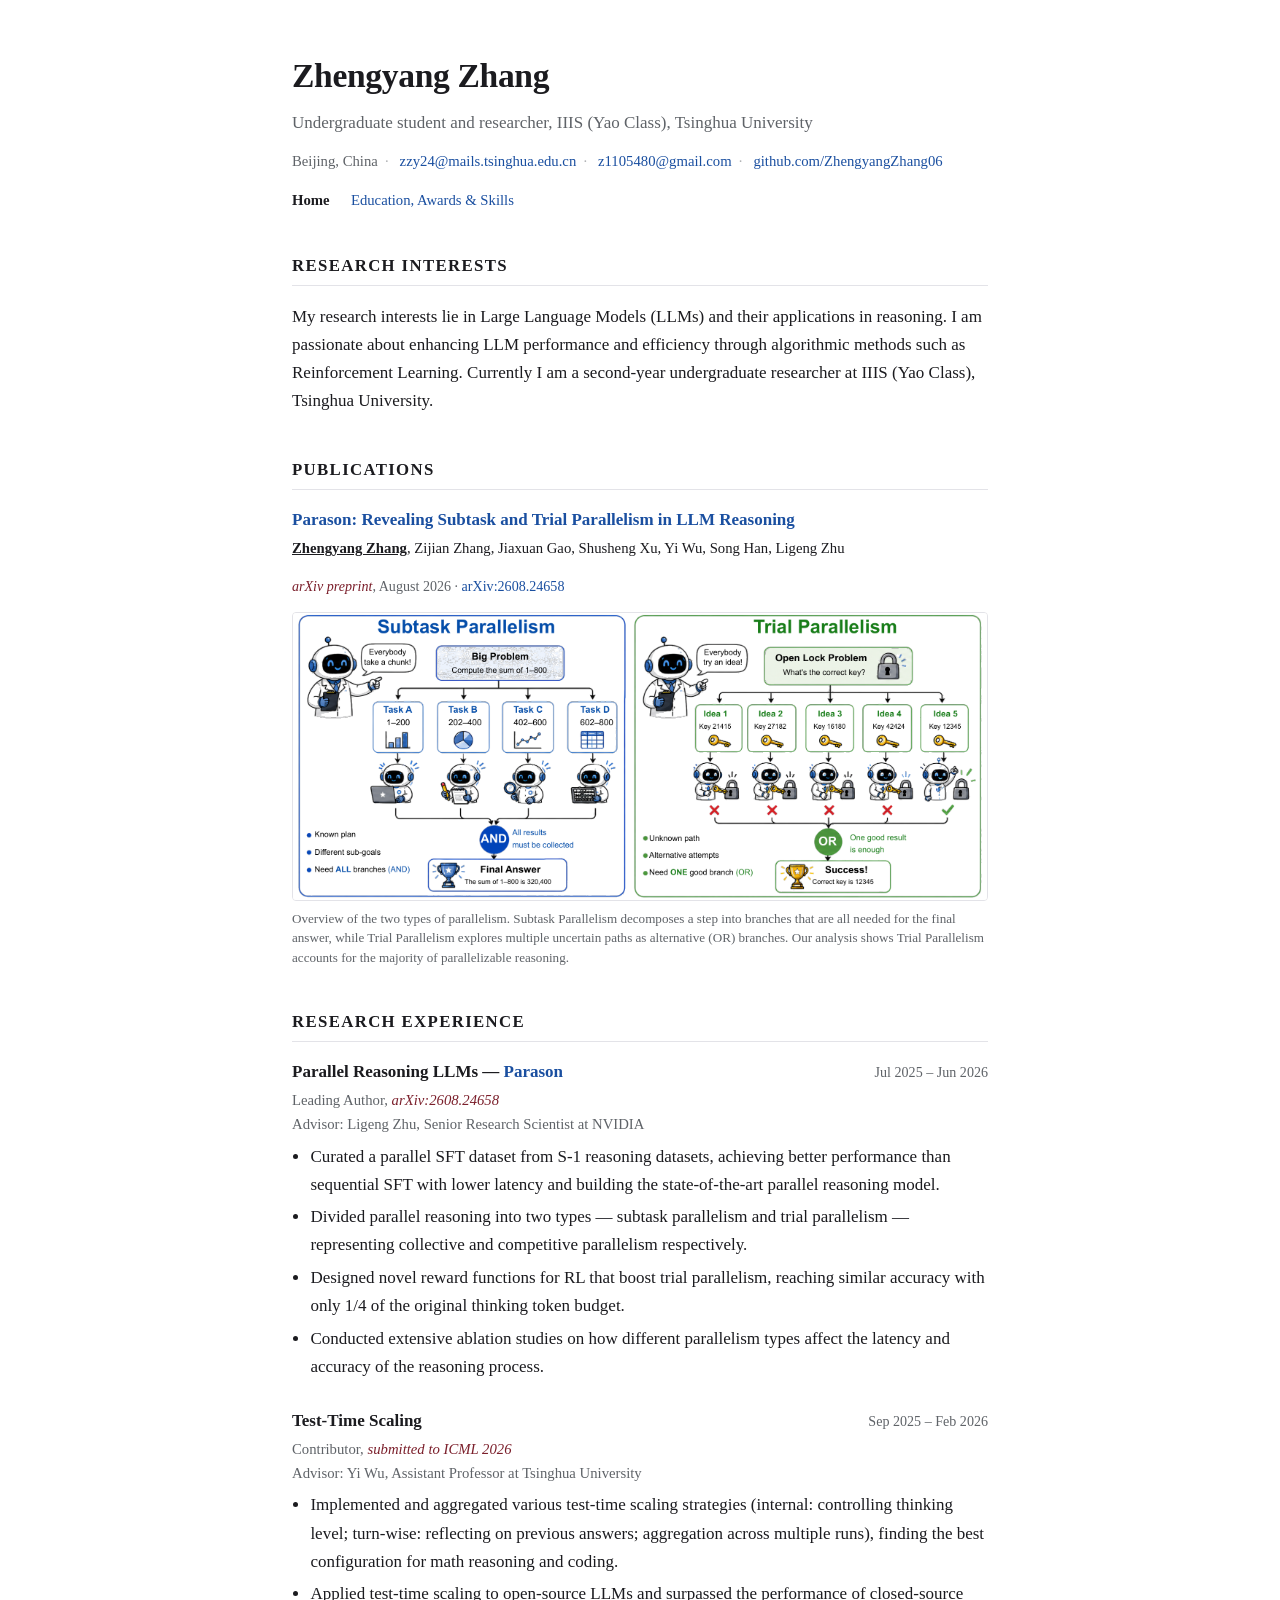
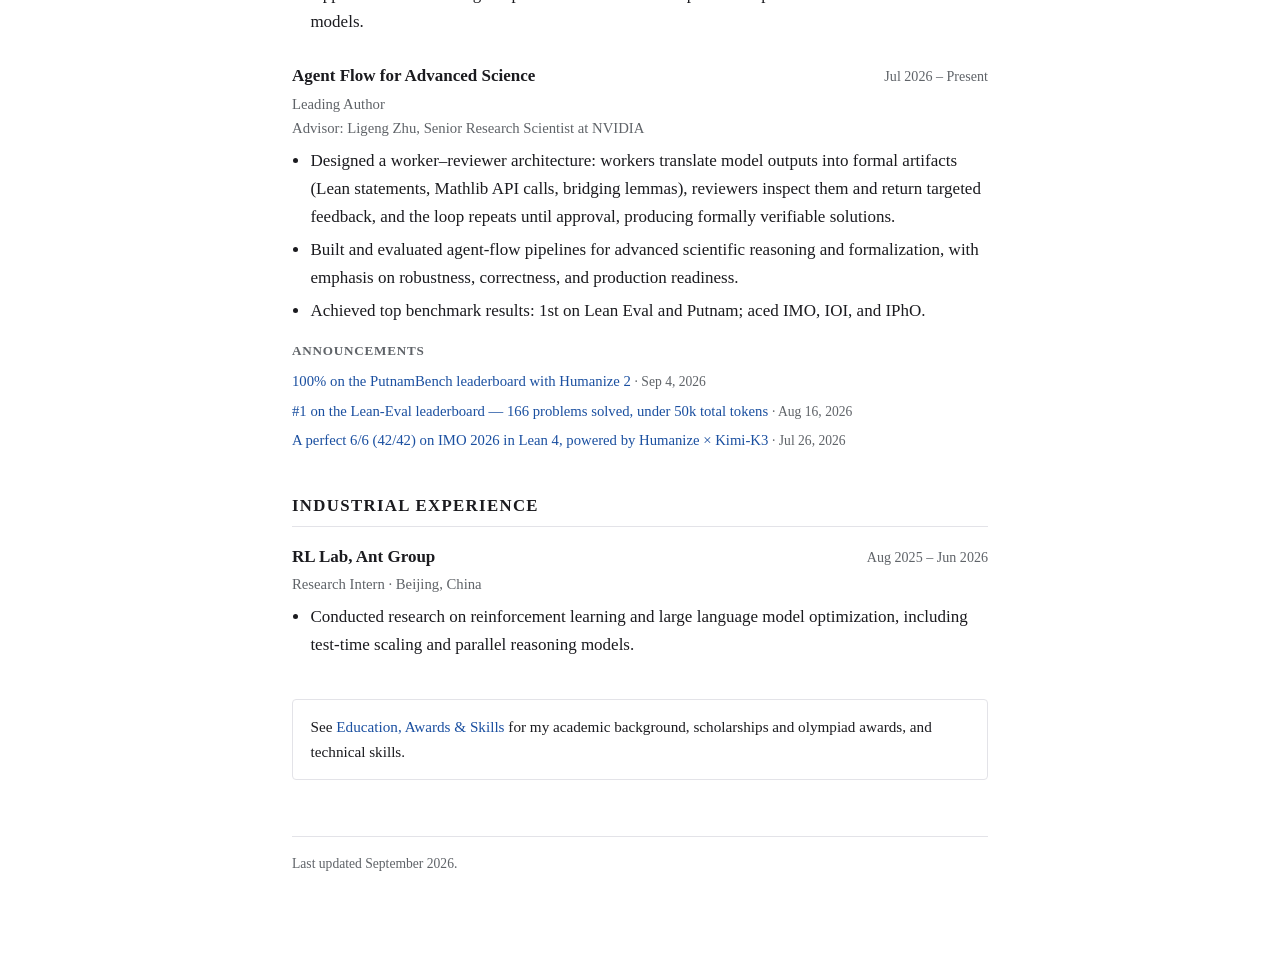
<file: index.html>
<!DOCTYPE html>
<html lang="en">
<head>
<meta charset="utf-8">
<meta name="viewport" content="width=device-width, initial-scale=1">
<title>Zhengyang Zhang</title>
<link rel="stylesheet" href="style.css">
</head>
<body>

<header>
  <h1>Zhengyang Zhang</h1>
  <p class="tagline">Undergraduate student and researcher, IIIS (Yao Class), Tsinghua University</p>
  <p class="contact">
    <span>Beijing, China</span><span class="sep">&middot;</span>
    <span><a href="mailto:zzy24@mails.tsinghua.edu.cn">zzy24@mails.tsinghua.edu.cn</a></span><span class="sep">&middot;</span>
    <span><a href="mailto:z1105480@gmail.com">z1105480@gmail.com</a></span><span class="sep">&middot;</span>
    <span><a href="https://github.com/ZhengyangZhang06">github.com/ZhengyangZhang06</a></span>
  </p>
  <nav class="nav">
    <span class="current">Home</span>
    <a href="background.html">Education, Awards &amp; Skills</a>
  </nav>
</header>

<h2>Research Interests</h2>
<p>
  My research interests lie in Large Language Models (LLMs) and their applications in reasoning.
  I am passionate about enhancing LLM performance and efficiency through algorithmic methods such
  as Reinforcement Learning. Currently I am a second-year undergraduate researcher at IIIS
  (Yao Class), Tsinghua University.
</p>

<h2>Publications</h2>

<div class="pub">
  <div class="pub-title">
    <a href="https://arxiv.org/abs/2608.24658">Parason: Revealing Subtask and Trial Parallelism in LLM Reasoning</a>
  </div>
  <p class="pub-authors">
    <span class="me">Zhengyang Zhang</span>, Zijian Zhang, Jiaxuan Gao, Shusheng Xu, Yi Wu, Song Han, Ligeng Zhu
  </p>
  <p class="pub-links">
    <span class="venue">arXiv preprint</span>, August 2026 &middot;
    <a href="https://arxiv.org/abs/2608.24658">arXiv:2608.24658</a>
  </p>
  <figure class="teaser">
    <a href="https://arxiv.org/abs/2608.24658">
      <img src="assets/parason-teaser.png"
           alt="Overview of Subtask Parallelism versus Trial Parallelism in LLM reasoning.">
    </a>
    <figcaption>
      Overview of the two types of parallelism. Subtask Parallelism decomposes a step into
      branches that are all needed for the final answer, while Trial Parallelism explores
      multiple uncertain paths as alternative (OR) branches. Our analysis shows Trial
      Parallelism accounts for the majority of parallelizable reasoning.
    </figcaption>
  </figure>
</div>

<h2>Research Experience</h2>

<div class="entry">
  <div class="entry-head">
    <span class="entry-title">Parallel Reasoning LLMs &mdash;
      <a href="https://arxiv.org/abs/2608.24658">Parason</a></span>
    <span class="entry-date">Jul 2025 &ndash; Jun 2026</span>
  </div>
  <p class="entry-meta">
    Leading Author, <span class="venue">arXiv:2608.24658</span><br>
    Advisor: Ligeng Zhu, Senior Research Scientist at NVIDIA
  </p>
  <ul>
    <li>Curated a parallel SFT dataset from S-1 reasoning datasets, achieving better performance
      than sequential SFT with lower latency and building the state-of-the-art parallel reasoning model.</li>
    <li>Divided parallel reasoning into two types &mdash; subtask parallelism and trial parallelism &mdash;
      representing collective and competitive parallelism respectively.</li>
    <li>Designed novel reward functions for RL that boost trial parallelism, reaching similar accuracy
      with only 1/4 of the original thinking token budget.</li>
    <li>Conducted extensive ablation studies on how different parallelism types affect the latency
      and accuracy of the reasoning process.</li>
  </ul>
</div>

<div class="entry">
  <div class="entry-head">
    <span class="entry-title">Test-Time Scaling</span>
    <span class="entry-date">Sep 2025 &ndash; Feb 2026</span>
  </div>
  <p class="entry-meta">
    Contributor, <span class="venue">submitted to ICML 2026</span><br>
    Advisor: Yi Wu, Assistant Professor at Tsinghua University
  </p>
  <ul>
    <li>Implemented and aggregated various test-time scaling strategies (internal: controlling thinking
      level; turn-wise: reflecting on previous answers; aggregation across multiple runs), finding the
      best configuration for math reasoning and coding.</li>
    <li>Applied test-time scaling to open-source LLMs and surpassed the performance of closed-source models.</li>
  </ul>
</div>

<div class="entry">
  <div class="entry-head">
    <span class="entry-title">Agent Flow for Advanced Science</span>
    <span class="entry-date">Jul 2026 &ndash; Present</span>
  </div>
  <p class="entry-meta">
    Leading Author<br>
    Advisor: Ligeng Zhu, Senior Research Scientist at NVIDIA
  </p>
  <ul>
    <li>Designed a worker&ndash;reviewer architecture: workers translate model outputs into formal
      artifacts (Lean statements, Mathlib API calls, bridging lemmas), reviewers inspect them and
      return targeted feedback, and the loop repeats until approval, producing formally verifiable solutions.</li>
    <li>Built and evaluated agent-flow pipelines for advanced scientific reasoning and formalization,
      with emphasis on robustness, correctness, and production readiness.</li>
    <li>Achieved top benchmark results: 1st on Lean Eval and Putnam; aced IMO, IOI, and IPhO.</li>
  </ul>
  <div class="posts">
    <span class="posts-label">Announcements</span>
    <ul>
      <li>
        <a href="https://x.com/LigengZhu/status/2095848020277674348">100% on the PutnamBench leaderboard with Humanize&nbsp;2</a>
        <span class="post-date">&middot; Sep 4, 2026</span>
      </li>
      <li>
        <a href="https://x.com/LigengZhu/status/2089025611587334546">#1 on the Lean-Eval leaderboard &mdash; 166 problems solved, under 50k total tokens</a>
        <span class="post-date">&middot; Aug 16, 2026</span>
      </li>
      <li>
        <a href="https://x.com/LigengZhu/status/2081387264769507440">A perfect 6/6 (42/42) on IMO 2026 in Lean&nbsp;4, powered by Humanize &times; Kimi-K3</a>
        <span class="post-date">&middot; Jul 26, 2026</span>
      </li>
    </ul>
  </div>
</div>

<h2>Industrial Experience</h2>

<div class="entry">
  <div class="entry-head">
    <span class="entry-title">RL Lab, Ant Group</span>
    <span class="entry-date">Aug 2025 &ndash; Jun 2026</span>
  </div>
  <p class="entry-meta">Research Intern &middot; Beijing, China</p>
  <ul>
    <li>Conducted research on reinforcement learning and large language model optimization,
      including test-time scaling and parallel reasoning models.</li>
  </ul>
</div>

<p class="more">
  See <a href="background.html">Education, Awards &amp; Skills</a> for my academic
  background, scholarships and olympiad awards, and technical skills.
</p>

<footer>
  Last updated September 2026.
</footer>

</body>
</html>
</file>
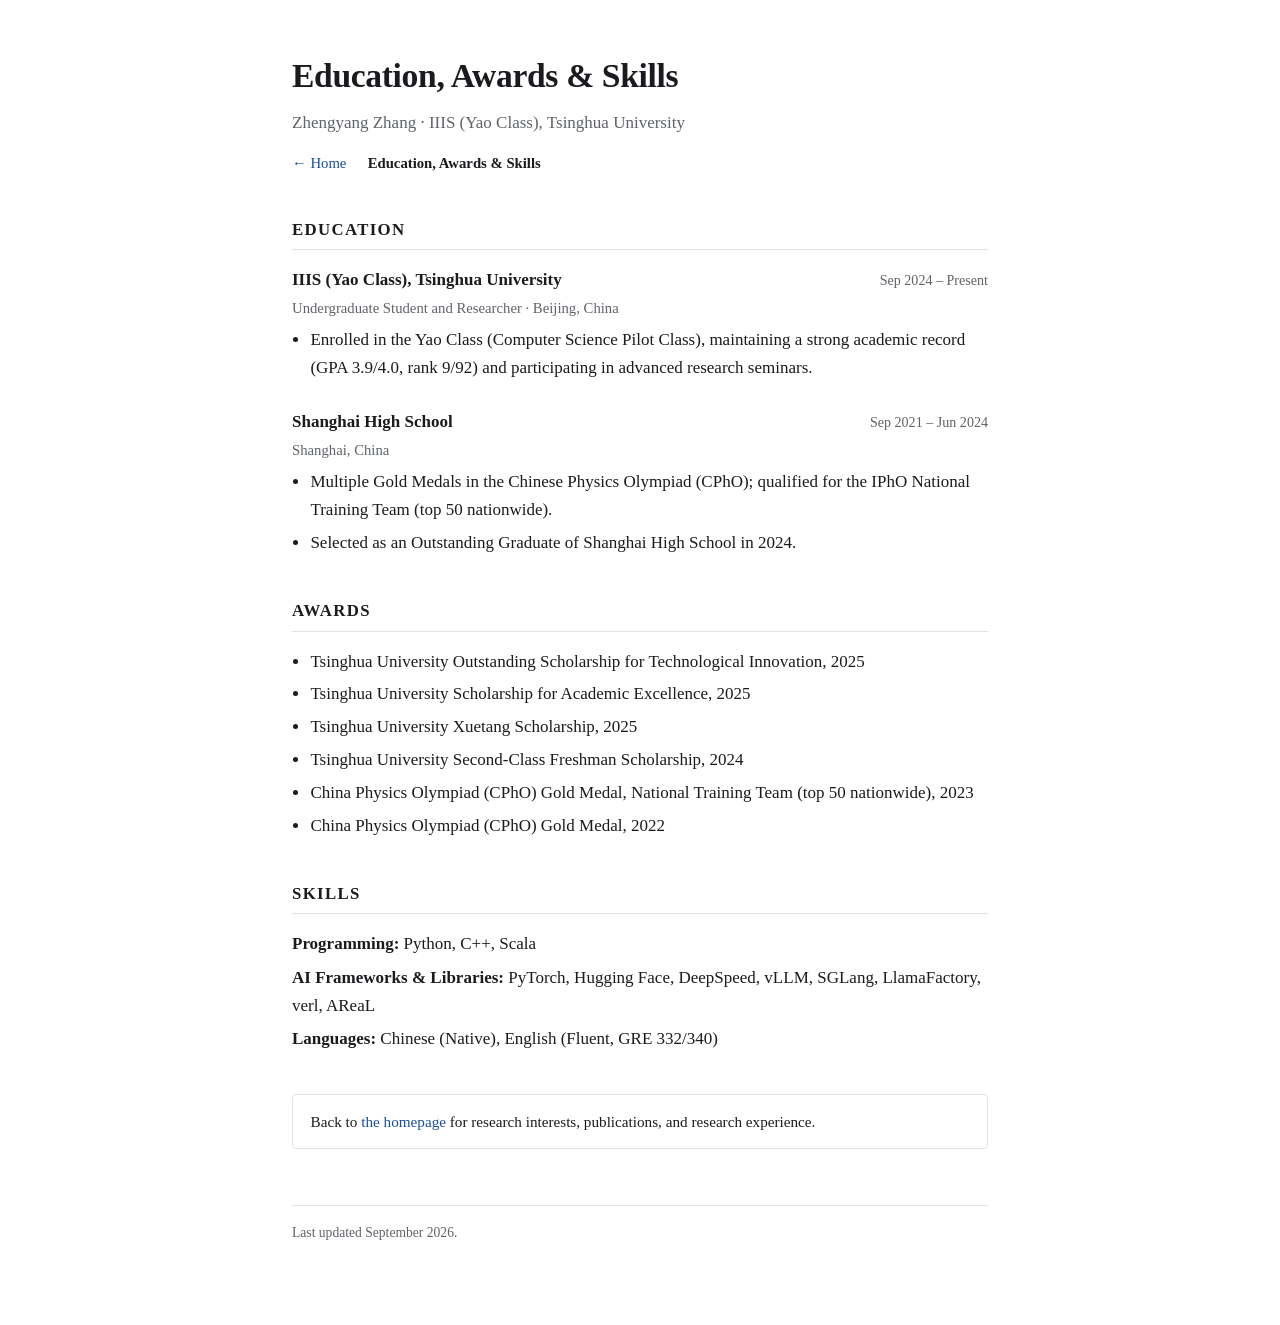
<file: background.html>
<!DOCTYPE html>
<html lang="en">
<head>
<meta charset="utf-8">
<meta name="viewport" content="width=device-width, initial-scale=1">
<title>Background &mdash; Zhengyang Zhang</title>
<link rel="stylesheet" href="style.css">
</head>
<body>

<header>
  <h1>Education, Awards &amp; Skills</h1>
  <p class="tagline">Zhengyang Zhang &middot; IIIS (Yao Class), Tsinghua University</p>
  <nav class="nav">
    <a href="index.html">&larr; Home</a>
    <span class="current">Education, Awards &amp; Skills</span>
  </nav>
</header>

<h2>Education</h2>

<div class="entry">
  <div class="entry-head">
    <span class="entry-title">IIIS (Yao Class), Tsinghua University</span>
    <span class="entry-date">Sep 2024 &ndash; Present</span>
  </div>
  <p class="entry-meta">Undergraduate Student and Researcher &middot; Beijing, China</p>
  <ul>
    <li>Enrolled in the Yao Class (Computer Science Pilot Class), maintaining a strong academic
      record (GPA 3.9/4.0, rank 9/92) and participating in advanced research seminars.</li>
  </ul>
</div>

<div class="entry">
  <div class="entry-head">
    <span class="entry-title">Shanghai High School</span>
    <span class="entry-date">Sep 2021 &ndash; Jun 2024</span>
  </div>
  <p class="entry-meta">Shanghai, China</p>
  <ul>
    <li>Multiple Gold Medals in the Chinese Physics Olympiad (CPhO); qualified for the IPhO
      National Training Team (top 50 nationwide).</li>
    <li>Selected as an Outstanding Graduate of Shanghai High School in 2024.</li>
  </ul>
</div>

<h2>Awards</h2>
<ul>
  <li>Tsinghua University Outstanding Scholarship for Technological Innovation, 2025</li>
  <li>Tsinghua University Scholarship for Academic Excellence, 2025</li>
  <li>Tsinghua University Xuetang Scholarship, 2025</li>
  <li>Tsinghua University Second-Class Freshman Scholarship, 2024</li>
  <li>China Physics Olympiad (CPhO) Gold Medal, National Training Team (top 50 nationwide), 2023</li>
  <li>China Physics Olympiad (CPhO) Gold Medal, 2022</li>
</ul>

<h2>Skills</h2>
<ul class="plain">
  <li><span class="skill-label">Programming:</span> Python, C++, Scala</li>
  <li><span class="skill-label">AI Frameworks &amp; Libraries:</span> PyTorch, Hugging Face, DeepSpeed, vLLM, SGLang, LlamaFactory, verl, AReaL</li>
  <li><span class="skill-label">Languages:</span> Chinese (Native), English (Fluent, GRE 332/340)</li>
</ul>

<p class="more">
  Back to <a href="index.html">the homepage</a> for research interests, publications,
  and research experience.
</p>

<footer>
  Last updated September 2026.
</footer>

</body>
</html>
</file>
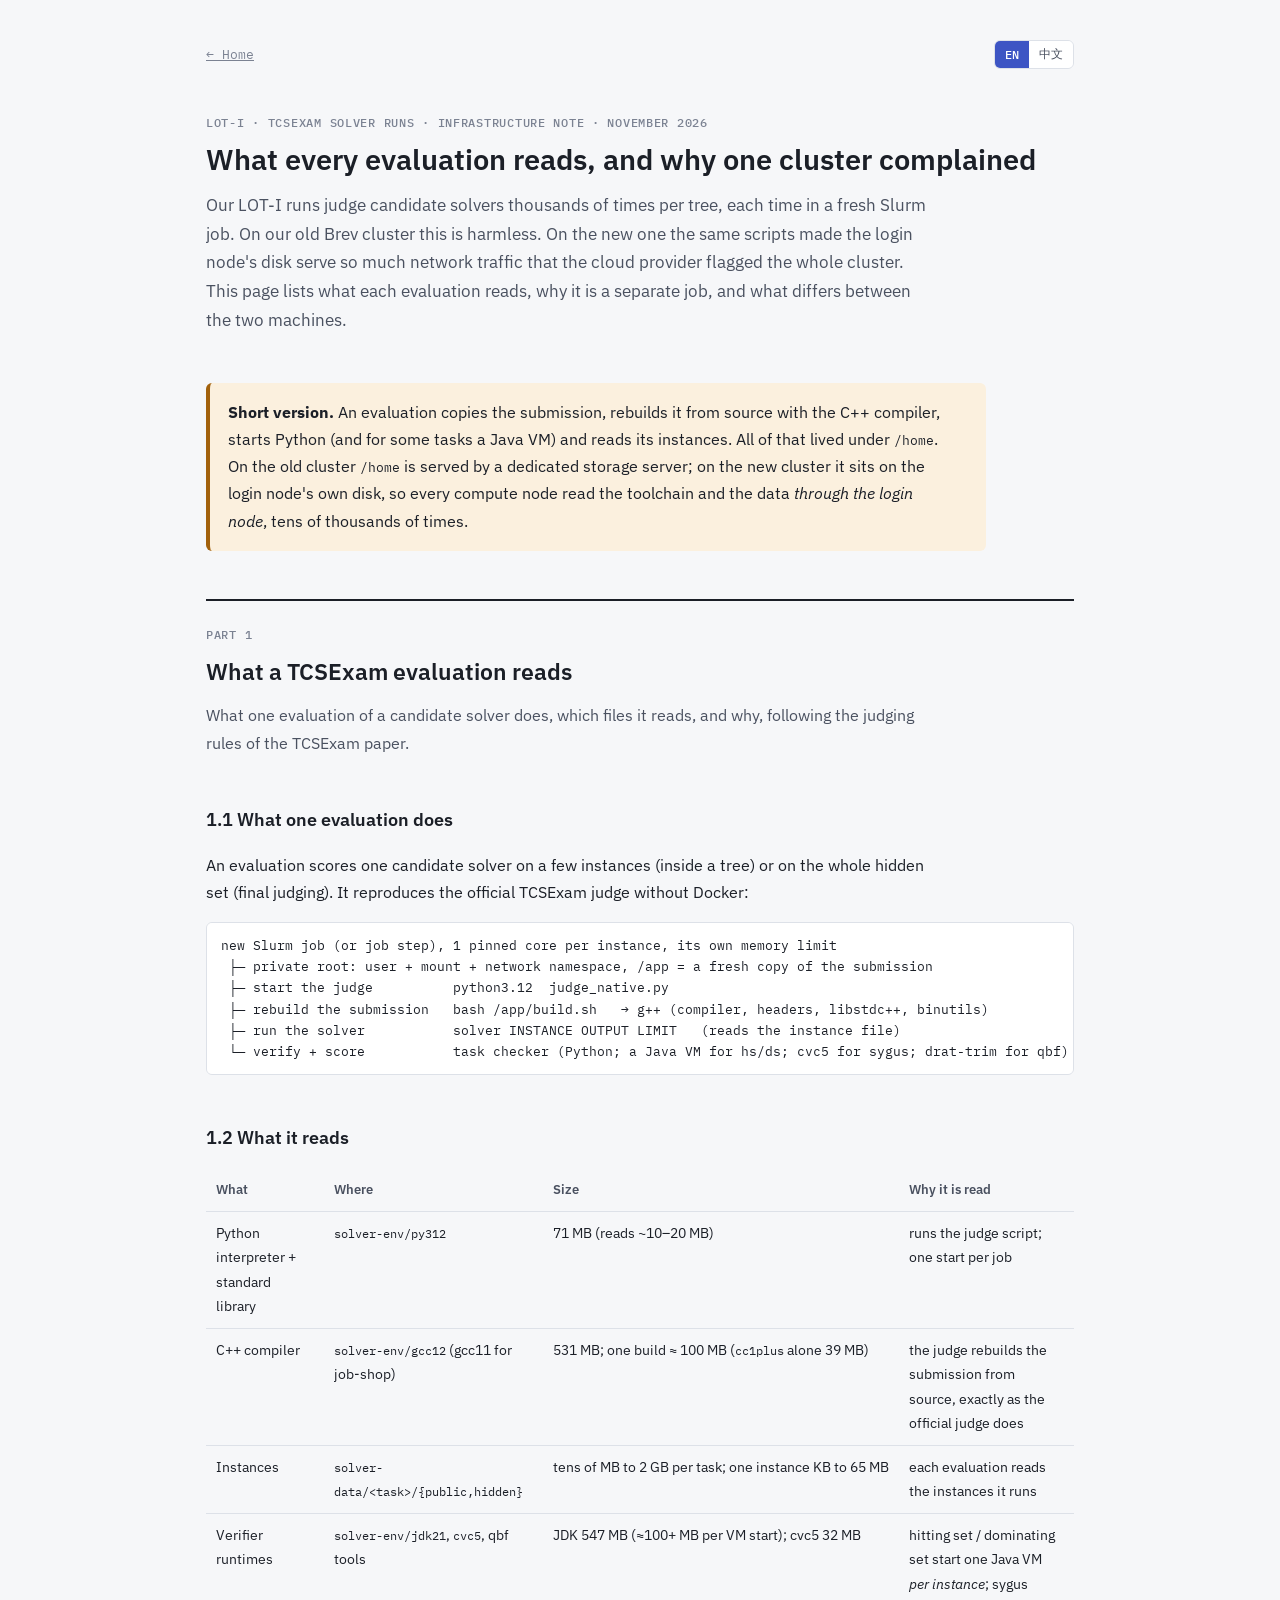
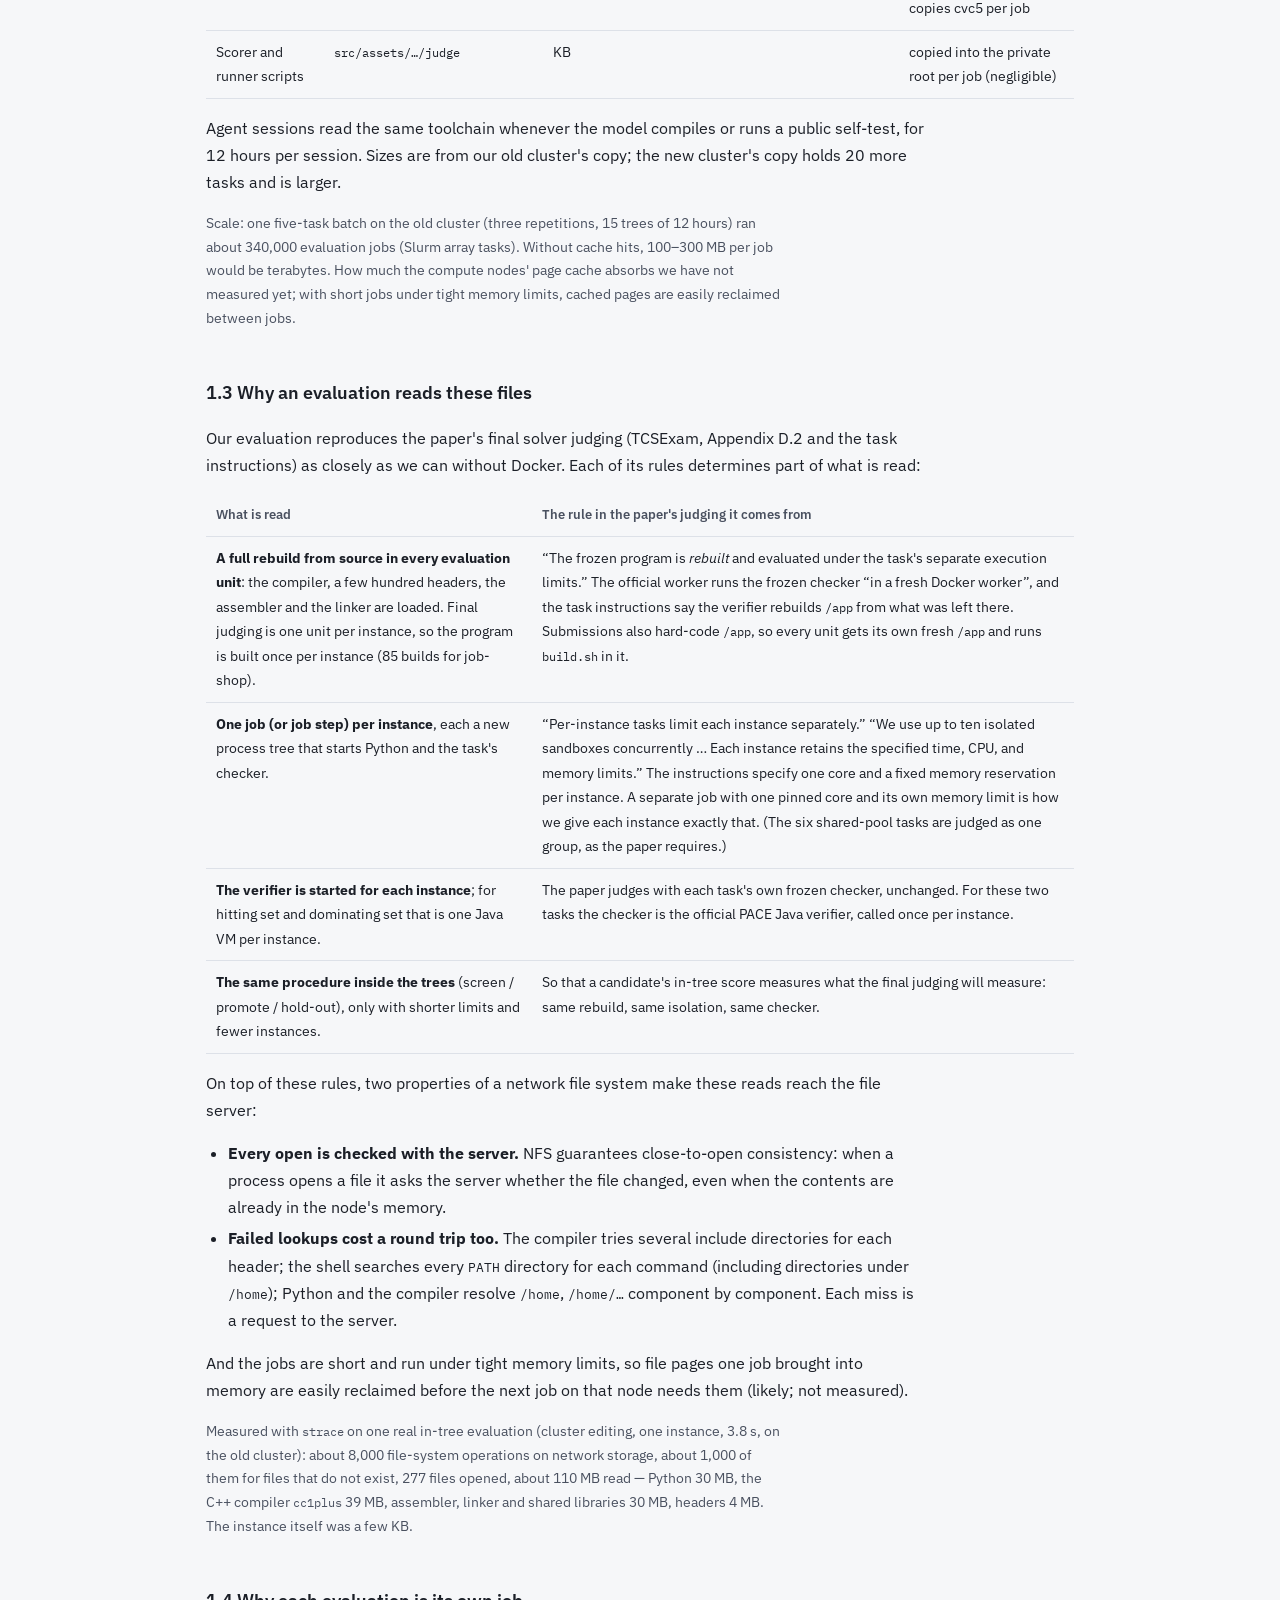
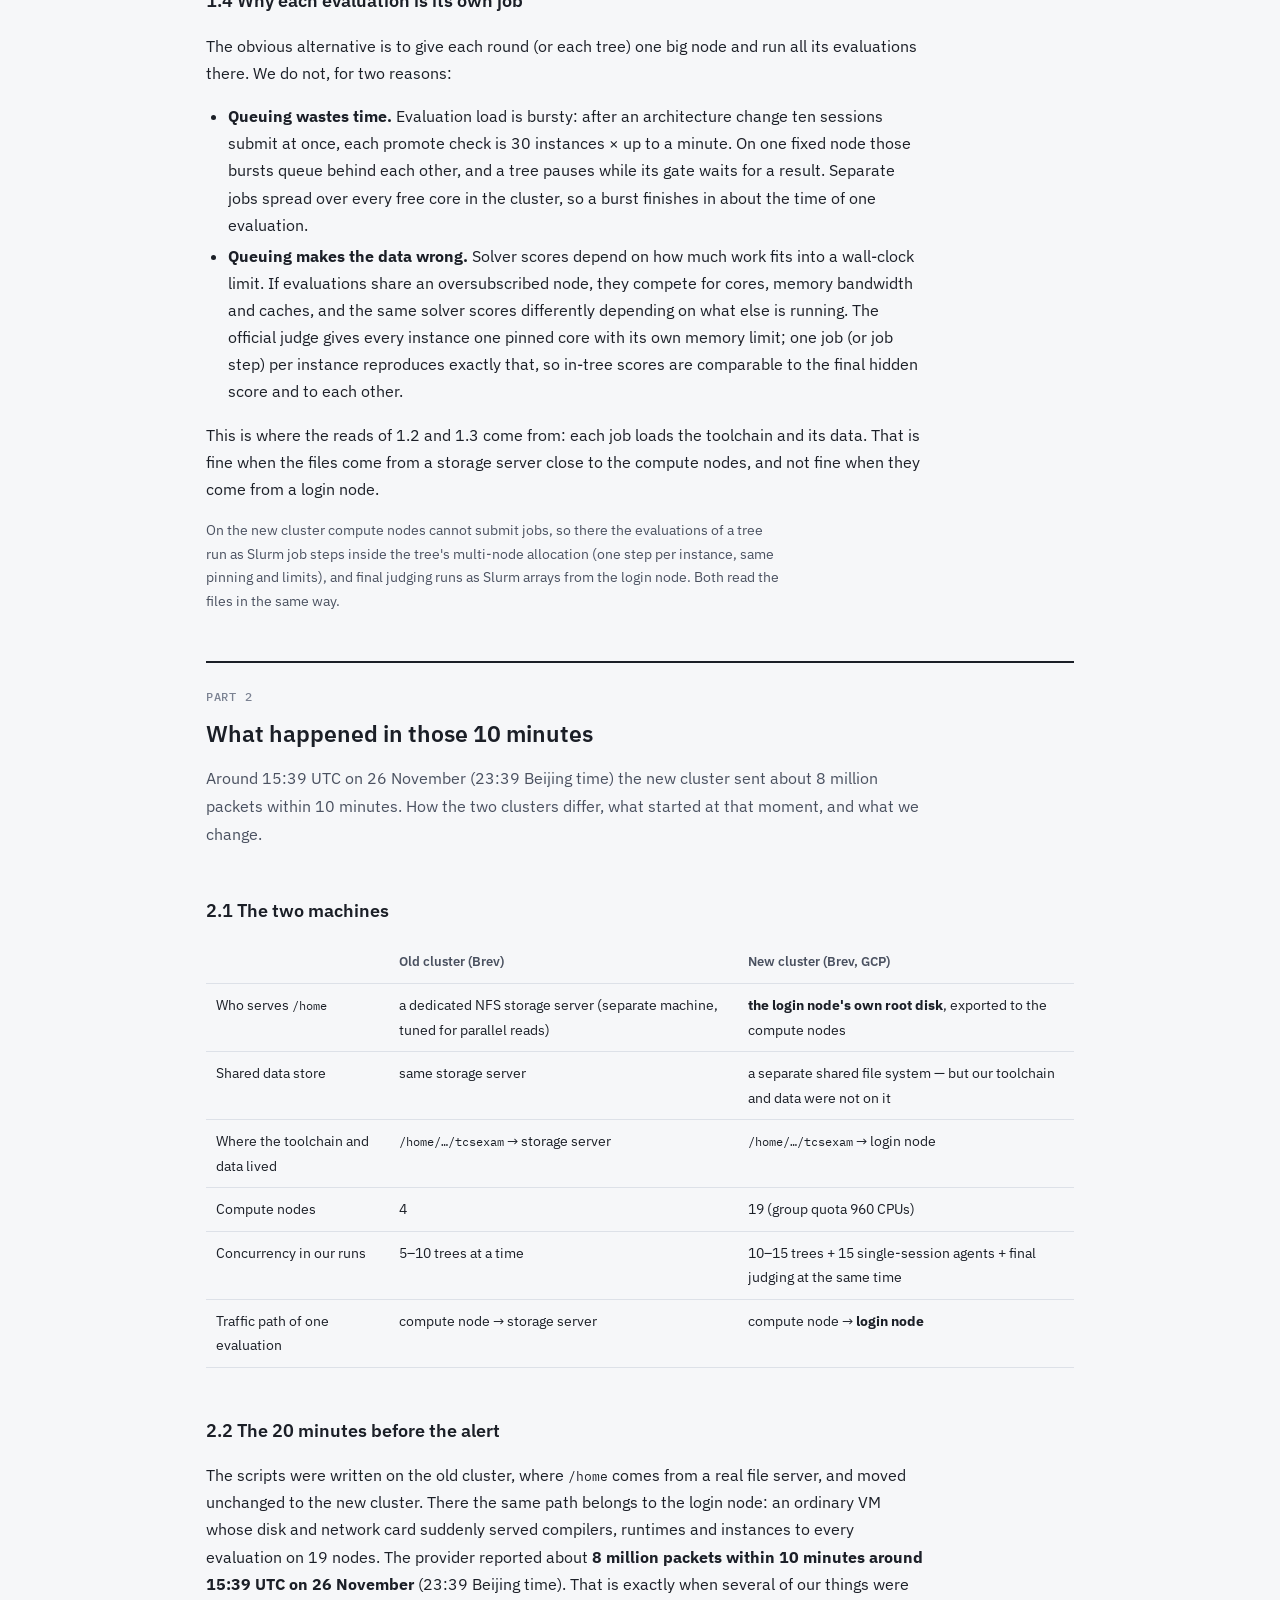
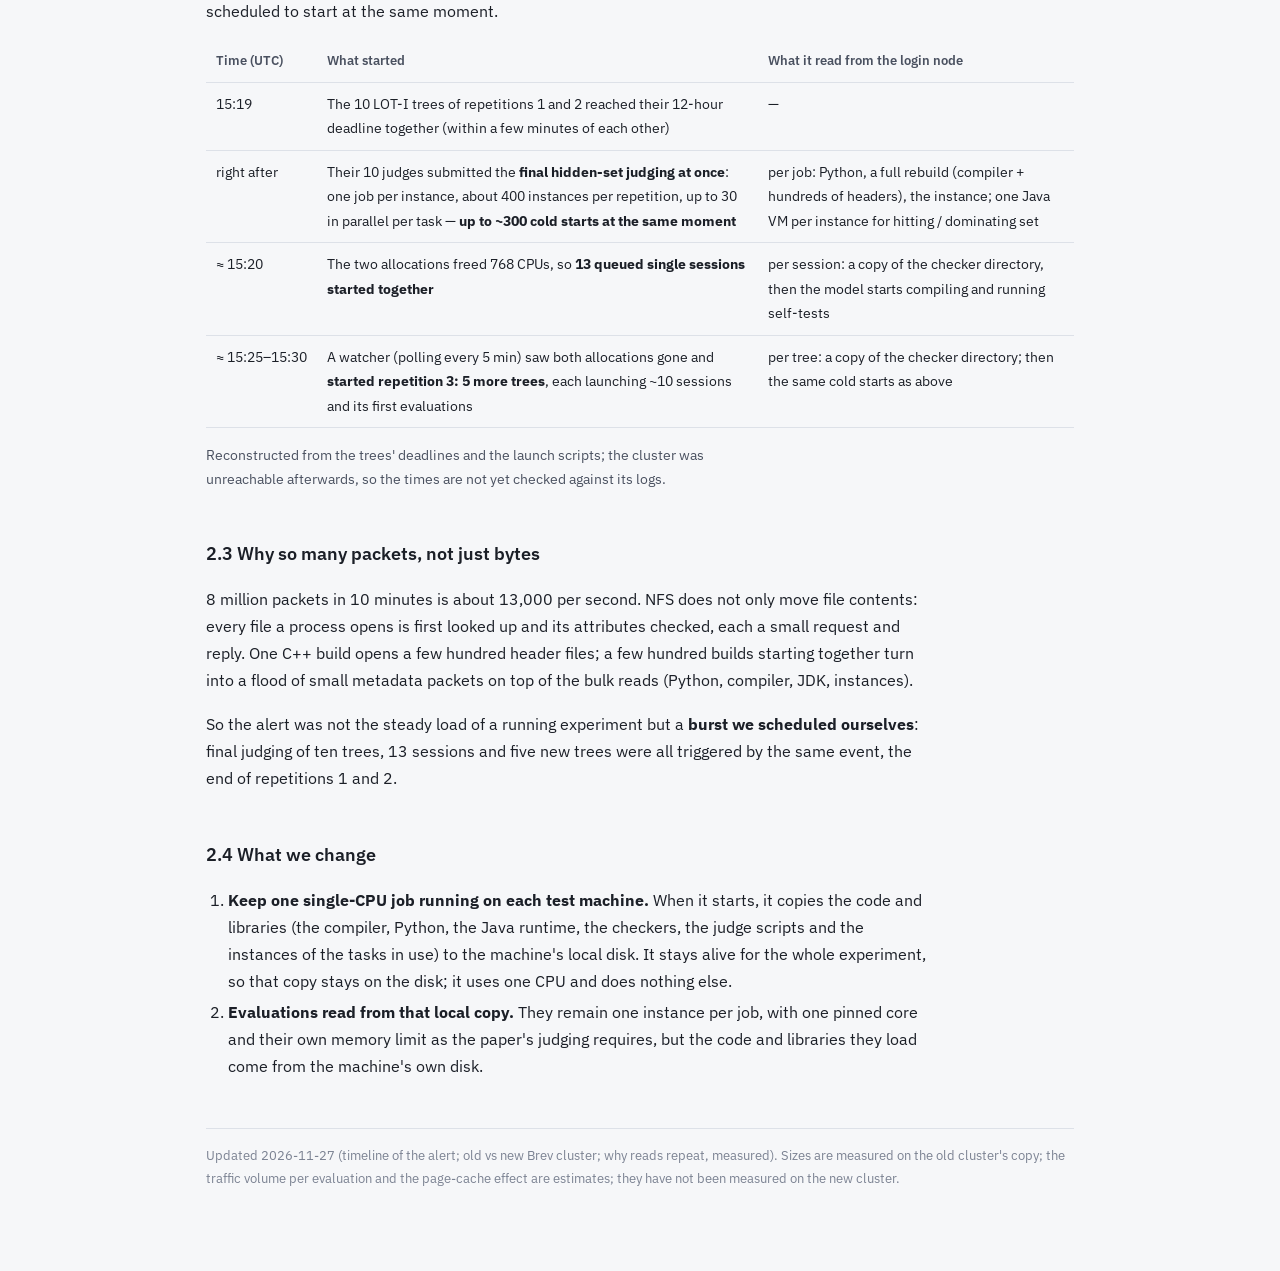
<file: eval-io.html>
<!DOCTYPE html>
<html lang="en">
<head>
<meta charset="utf-8">
<meta name="viewport" content="width=device-width, initial-scale=1">
<style>*{box-sizing:border-box}body{margin:0}</style>
<title>What an evaluation reads · 每次测评读什么</title>
<meta name="description" content="What every solver evaluation of the LOT-I / TCSExam runs reads from shared storage, why each evaluation is its own Slurm job, and why the same scripts caused a network-traffic alert on a new cluster but not on our old cluster.">
<link rel="stylesheet" href="https://fonts.googleapis.com/css2?family=IBM+Plex+Mono:wght@400;500&family=IBM+Plex+Sans:wght@400;500;600&display=swap">
<style>
:root{
  --bg:#f6f7f9; --panel:#ffffff; --ink:#1b1f27; --ink2:#4a5160; --muted:#7b8292; --line:#dde1e8;
  --acc:#3d55c4; --acc-soft:#e8ecfb; --ok:#1f7a3a; --ok-soft:#e3f3e8; --warn:#a2610c; --warn-soft:#fbf0de;
  --bad:#b3261e; --bad-soft:#fbe9e7;
  --sans:"IBM Plex Sans","PingFang SC","Noto Sans CJK SC",system-ui,sans-serif;
  --mono:"IBM Plex Mono",ui-monospace,"SFMono-Regular",Menlo,monospace;
}
@media (prefers-color-scheme: dark){:root:not([data-theme="light"]){
  --bg:#13161b; --panel:#1b1f26; --ink:#e7e9ee; --ink2:#b3b8c3; --muted:#868d9b; --line:#2d333d;
  --acc:#8399f2; --acc-soft:#222a45; --ok:#5cc47a; --ok-soft:#18301f; --warn:#e0a24a; --warn-soft:#33281a;
  --bad:#f08a80; --bad-soft:#3a1f1d; color-scheme:dark}}
:root[data-theme="dark"]{
  --bg:#13161b; --panel:#1b1f26; --ink:#e7e9ee; --ink2:#b3b8c3; --muted:#868d9b; --line:#2d333d;
  --acc:#8399f2; --acc-soft:#222a45; --ok:#5cc47a; --ok-soft:#18301f; --warn:#e0a24a; --warn-soft:#33281a;
  --bad:#f08a80; --bad-soft:#3a1f1d; color-scheme:dark}
body{background:var(--bg);color:var(--ink);font:15.5px/1.75 var(--sans)}
.wrap{max-width:900px;margin:0 auto;padding-block:40px 80px;padding-left:max(16px,env(safe-area-inset-left,0px));padding-right:max(16px,env(safe-area-inset-right,0px));display:flex;flex-direction:column;gap:48px}
h1{font-size:29px;line-height:1.3;margin:0;font-weight:600;text-wrap:balance}
h2{font-size:20px;margin:0;font-weight:600}
h3{font-size:15.5px;margin:0;font-weight:600}
p{margin:0;max-width:72ch}
ul,ol{margin:0;padding-left:22px;max-width:72ch}
li+li{margin-top:4px}
a{color:var(--acc)}
code,.mono{font-family:var(--mono);font-size:.86em}
.eyebrow{font:500 12px/1 var(--mono);letter-spacing:.06em;text-transform:uppercase;color:var(--muted)}
header{display:flex;flex-direction:column;gap:12px}
header .lede{color:var(--ink2);font-size:16.5px}
section{display:flex;flex-direction:column;gap:16px}
.panel{background:var(--panel);border:1px solid var(--line);border-radius:8px}
.callout{padding:16px 18px;border-left:4px solid var(--acc);background:var(--acc-soft);border-radius:6px;max-width:78ch}
.callout.warn{border-left-color:var(--warn);background:var(--warn-soft)}
.tbl{overflow-x:auto}
table{border-collapse:collapse;width:100%;font-size:14px}
th,td{text-align:left;padding:9px 10px;border-bottom:1px solid var(--line);vertical-align:top}
th{font-weight:600;color:var(--ink2);font-size:13px}
td.num{font-variant-numeric:tabular-nums;white-space:nowrap}
.flow{font:12.5px/1.7 var(--mono);background:var(--panel);border:1px solid var(--line);border-radius:6px;padding:12px 14px;overflow-x:auto;white-space:pre;margin:0}
.small{font-size:13.5px;color:var(--ink2)}
footer{font-size:13px;color:var(--muted);border-top:1px solid var(--line);padding-top:16px}
.lang-body{display:flex;flex-direction:column;gap:48px}
html[data-lang="zh"] .lang-body[lang="en"],html:not([data-lang="zh"]) .lang-body[lang="zh"]{display:none!important}
.bar{display:flex;justify-content:space-between;align-items:center;gap:12px}
.crumbs{font:13px var(--mono);color:var(--muted)}
.crumbs a{color:var(--muted)}
.seg{display:inline-flex;border:1px solid var(--line);border-radius:6px;overflow:hidden}
.seg button{font:500 12px var(--mono);background:var(--panel);color:var(--ink2);border:0;padding:5px 10px;cursor:pointer}
.seg button[aria-pressed="true"]{background:var(--acc);color:#fff}
.part-head{border-top:2px solid var(--ink);padding-top:28px;gap:10px}
.part-head h2{font-size:23px}
.part-head .lede{color:var(--ink2);font-size:16px;max-width:72ch}
section>h3:first-child{font-size:17.5px}
.two{display:grid;grid-template-columns:1fr 1fr;gap:12px}
.two .panel{padding:14px 16px;display:flex;flex-direction:column;gap:8px}
.two .panel h3{font-size:14.5px}
@media (max-width:720px){.two{grid-template-columns:1fr}h1{font-size:24px}}
</style>
</head>
<body>
<main class="wrap">
<div class="bar" id="top"><span class="crumbs"><a href="index.html">← Home</a></span><span class="seg" role="group" aria-label="Language"><button data-l="en">EN</button><button data-l="zh">中文</button></span></div>

<!-- ============================ ENGLISH ============================ -->
<div class="lang-body" lang="en">
<header>
  <span class="eyebrow">LOT-I · TCSExam solver runs · infrastructure note · November 2026</span>
  <h1>What every evaluation reads, and why one cluster complained</h1>
  <p class="lede">Our LOT-I runs judge candidate solvers thousands of times per tree, each time in a fresh Slurm job. On our old Brev cluster this is harmless. On the new one the same scripts made the login node's disk serve so much network traffic that the cloud provider flagged the whole cluster. This page lists what each evaluation reads, why it is a separate job, and what differs between the two machines.</p>
</header>

<section>
  <div class="callout warn"><p><b>Short version.</b> An evaluation copies the submission, rebuilds it from source with the C++ compiler, starts Python (and for some tasks a Java VM) and reads its instances. All of that lived under <code>/home</code>. On the old cluster <code>/home</code> is served by a dedicated storage server; on the new cluster it sits on the login node's own disk, so every compute node read the toolchain and the data <i>through the login node</i>, tens of thousands of times.</p></div>
</section>

<section class="part-head">
  <span class="eyebrow">Part 1</span>
  <h2>What a TCSExam evaluation reads</h2>
  <p class="lede">What one evaluation of a candidate solver does, which files it reads, and why, following the judging rules of the TCSExam paper.</p>
</section>

<section>
  <h3>1.1 What one evaluation does</h3>
  <p>An evaluation scores one candidate solver on a few instances (inside a tree) or on the whole hidden set (final judging). It reproduces the official TCSExam judge without Docker:</p>
  <pre class="flow">new Slurm job (or job step), 1 pinned core per instance, its own memory limit
 ├─ private root: user + mount + network namespace, /app = a fresh copy of the submission
 ├─ start the judge          python3.12  judge_native.py
 ├─ rebuild the submission   bash /app/build.sh   → g++ (compiler, headers, libstdc++, binutils)
 ├─ run the solver           solver INSTANCE OUTPUT LIMIT   (reads the instance file)
 └─ verify + score           task checker (Python; a Java VM for hs/ds; cvc5 for sygus; drat-trim for qbf)</pre>
</section>

<section>
  <h3>1.2 What it reads</h3>
  <div class="tbl"><table>
    <thead><tr><th>What</th><th>Where</th><th>Size</th><th>Why it is read</th></tr></thead>
    <tbody>
      <tr><td>Python interpreter + standard library</td><td><code>solver-env/py312</code></td><td class="num">71 MB (reads ~10–20 MB)</td><td>runs the judge script; one start per job</td></tr>
      <tr><td>C++ compiler</td><td><code>solver-env/gcc12</code> (gcc11 for job-shop)</td><td class="num">531 MB; one build ≈ 100 MB (<code>cc1plus</code> alone 39 MB)</td><td>the judge rebuilds the submission from source, exactly as the official judge does</td></tr>
      <tr><td>Instances</td><td><code>solver-data/&lt;task&gt;/{public,hidden}</code></td><td class="num">tens of MB to 2 GB per task; one instance KB to 65 MB</td><td>each evaluation reads the instances it runs</td></tr>
      <tr><td>Verifier runtimes</td><td><code>solver-env/jdk21</code>, <code>cvc5</code>, qbf tools</td><td class="num">JDK 547 MB (≈100+ MB per VM start); cvc5 32 MB</td><td>hitting set / dominating set start one Java VM <i>per instance</i>; sygus copies cvc5 per job</td></tr>
      <tr><td>Scorer and runner scripts</td><td><code>src/assets/…/judge</code></td><td class="num">KB</td><td>copied into the private root per job (negligible)</td></tr>
    </tbody>
  </table></div>
  <p>Agent sessions read the same toolchain whenever the model compiles or runs a public self-test, for 12 hours per session. Sizes are from our old cluster's copy; the new cluster's copy holds 20 more tasks and is larger.</p>
  <p class="small">Scale: one five-task batch on the old cluster (three repetitions, 15 trees of 12 hours) ran about 340,000 evaluation jobs (Slurm array tasks). Without cache hits, 100–300 MB per job would be terabytes. How much the compute nodes' page cache absorbs we have not measured yet; with short jobs under tight memory limits, cached pages are easily reclaimed between jobs.</p>
</section>

<section>
  <h3>1.3 Why an evaluation reads these files</h3>
  <p>Our evaluation reproduces the paper's final solver judging (TCSExam, Appendix D.2 and the task instructions) as closely as we can without Docker. Each of its rules determines part of what is read:</p>
  <div class="tbl"><table>
    <thead><tr><th>What is read</th><th>The rule in the paper's judging it comes from</th></tr></thead>
    <tbody>
      <tr><td><b>A full rebuild from source in every evaluation unit</b>: the compiler, a few hundred headers, the assembler and the linker are loaded. Final judging is one unit per instance, so the program is built once per instance (85 builds for job-shop).</td><td>“The frozen program is <i>rebuilt</i> and evaluated under the task's separate execution limits.” The official worker runs the frozen checker “in a fresh Docker worker”, and the task instructions say the verifier rebuilds <code>/app</code> from what was left there. Submissions also hard-code <code>/app</code>, so every unit gets its own fresh <code>/app</code> and runs <code>build.sh</code> in it.</td></tr>
      <tr><td><b>One job (or job step) per instance</b>, each a new process tree that starts Python and the task's checker.</td><td>“Per-instance tasks limit each instance separately.” “We use up to ten isolated sandboxes concurrently … Each instance retains the specified time, CPU, and memory limits.” The instructions specify one core and a fixed memory reservation per instance. A separate job with one pinned core and its own memory limit is how we give each instance exactly that. (The six shared-pool tasks are judged as one group, as the paper requires.)</td></tr>
      <tr><td><b>The verifier is started for each instance</b>; for hitting set and dominating set that is one Java VM per instance.</td><td>The paper judges with each task's own frozen checker, unchanged. For these two tasks the checker is the official PACE Java verifier, called once per instance.</td></tr>
      <tr><td><b>The same procedure inside the trees</b> (screen / promote / hold-out), only with shorter limits and fewer instances.</td><td>So that a candidate's in-tree score measures what the final judging will measure: same rebuild, same isolation, same checker.</td></tr>
    </tbody>
  </table></div>
  <p>On top of these rules, two properties of a network file system make these reads reach the file server:</p>
  <ul>
    <li><b>Every open is checked with the server.</b> NFS guarantees close-to-open consistency: when a process opens a file it asks the server whether the file changed, even when the contents are already in the node's memory.</li>
    <li><b>Failed lookups cost a round trip too.</b> The compiler tries several include directories for each header; the shell searches every <code>PATH</code> directory for each command (including directories under <code>/home</code>); Python and the compiler resolve <code>/home</code>, <code>/home/…</code> component by component. Each miss is a request to the server.</li>
  </ul>
  <p>And the jobs are short and run under tight memory limits, so file pages one job brought into memory are easily reclaimed before the next job on that node needs them (likely; not measured).</p>
  <p class="small">Measured with <code>strace</code> on one real in-tree evaluation (cluster editing, one instance, 3.8 s, on the old cluster): about 8,000 file-system operations on network storage, about 1,000 of them for files that do not exist, 277 files opened, about 110 MB read — Python 30 MB, the C++ compiler <code>cc1plus</code> 39 MB, assembler, linker and shared libraries 30 MB, headers 4 MB. The instance itself was a few KB.</p>
</section>

<section>
  <h3>1.4 Why each evaluation is its own job</h3>
  <p>The obvious alternative is to give each round (or each tree) one big node and run all its evaluations there. We do not, for two reasons:</p>
  <ul>
    <li><b>Queuing wastes time.</b> Evaluation load is bursty: after an architecture change ten sessions submit at once, each promote check is 30 instances × up to a minute. On one fixed node those bursts queue behind each other, and a tree pauses while its gate waits for a result. Separate jobs spread over every free core in the cluster, so a burst finishes in about the time of one evaluation.</li>
    <li><b>Queuing makes the data wrong.</b> Solver scores depend on how much work fits into a wall-clock limit. If evaluations share an oversubscribed node, they compete for cores, memory bandwidth and caches, and the same solver scores differently depending on what else is running. The official judge gives every instance one pinned core with its own memory limit; one job (or job step) per instance reproduces exactly that, so in-tree scores are comparable to the final hidden score and to each other.</li>
  </ul>
  <p>This is where the reads of 1.2 and 1.3 come from: each job loads the toolchain and its data. That is fine when the files come from a storage server close to the compute nodes, and not fine when they come from a login node.</p>
  <p class="small">On the new cluster compute nodes cannot submit jobs, so there the evaluations of a tree run as Slurm job steps inside the tree's multi-node allocation (one step per instance, same pinning and limits), and final judging runs as Slurm arrays from the login node. Both read the files in the same way.</p>
</section>

<section class="part-head">
  <span class="eyebrow">Part 2</span>
  <h2>What happened in those 10 minutes</h2>
  <p class="lede">Around 15:39 UTC on 26 November (23:39 Beijing time) the new cluster sent about 8 million packets within 10 minutes. How the two clusters differ, what started at that moment, and what we change.</p>
</section>

<section>
  <h3>2.1 The two machines</h3>
  <div class="tbl"><table>
    <thead><tr><th></th><th>Old cluster (Brev)</th><th>New cluster (Brev, GCP)</th></tr></thead>
    <tbody>
      <tr><td>Who serves <code>/home</code></td><td>a dedicated NFS storage server (separate machine, tuned for parallel reads)</td><td><b>the login node's own root disk</b>, exported to the compute nodes</td></tr>
      <tr><td>Shared data store</td><td>same storage server</td><td>a separate shared file system — but our toolchain and data were not on it</td></tr>
      <tr><td>Where the toolchain and data lived</td><td><code>/home/…/tcsexam</code> → storage server</td><td><code>/home/…/tcsexam</code> → login node</td></tr>
      <tr><td>Compute nodes</td><td>4</td><td>19 (group quota 960 CPUs)</td></tr>
      <tr><td>Concurrency in our runs</td><td>5–10 trees at a time</td><td>10–15 trees + 15 single-session agents + final judging at the same time</td></tr>
      <tr><td>Traffic path of one evaluation</td><td>compute node → storage server</td><td>compute node → <b>login node</b></td></tr>
    </tbody>
  </table></div>
</section>

<section>
  <h3>2.2 The 20 minutes before the alert</h3>
  <p>The scripts were written on the old cluster, where <code>/home</code> comes from a real file server, and moved unchanged to the new cluster. There the same path belongs to the login node: an ordinary VM whose disk and network card suddenly served compilers, runtimes and instances to every evaluation on 19 nodes. The provider reported about <b>8 million packets within 10 minutes around 15:39 UTC on 26 November</b> (23:39 Beijing time). That is exactly when several of our things were scheduled to start at the same moment.</p>
  <div class="tbl"><table>
    <thead><tr><th>Time (UTC)</th><th>What started</th><th>What it read from the login node</th></tr></thead>
    <tbody>
      <tr><td class="num">15:19</td><td>The 10 LOT-I trees of repetitions 1 and 2 reached their 12-hour deadline together (within a few minutes of each other)</td><td>—</td></tr>
      <tr><td class="num">right after</td><td>Their 10 judges submitted the <b>final hidden-set judging at once</b>: one job per instance, about 400 instances per repetition, up to 30 in parallel per task — <b>up to ~300 cold starts at the same moment</b></td><td>per job: Python, a full rebuild (compiler + hundreds of headers), the instance; one Java VM per instance for hitting / dominating set</td></tr>
      <tr><td class="num">≈ 15:20</td><td>The two allocations freed 768 CPUs, so <b>13 queued single sessions started together</b></td><td>per session: a copy of the checker directory, then the model starts compiling and running self-tests</td></tr>
      <tr><td class="num">≈ 15:25–15:30</td><td>A watcher (polling every 5 min) saw both allocations gone and <b>started repetition 3: 5 more trees</b>, each launching ~10 sessions and its first evaluations</td><td>per tree: a copy of the checker directory; then the same cold starts as above</td></tr>
    </tbody>
  </table></div>
  <p class="small">Reconstructed from the trees' deadlines and the launch scripts; the cluster was unreachable afterwards, so the times are not yet checked against its logs.</p>
</section>

<section>
  <h3>2.3 Why so many packets, not just bytes</h3>
  <p>8 million packets in 10 minutes is about 13,000 per second. NFS does not only move file contents: every file a process opens is first looked up and its attributes checked, each a small request and reply. One C++ build opens a few hundred header files; a few hundred builds starting together turn into a flood of small metadata packets on top of the bulk reads (Python, compiler, JDK, instances).</p>
  <p>So the alert was not the steady load of a running experiment but a <b>burst we scheduled ourselves</b>: final judging of ten trees, 13 sessions and five new trees were all triggered by the same event, the end of repetitions 1 and 2.</p>
</section>

<section>
  <h3>2.4 What we change</h3>
  <ol>
    <li><b>Keep one single-CPU job running on each test machine.</b> When it starts, it copies the code and libraries (the compiler, Python, the Java runtime, the checkers, the judge scripts and the instances of the tasks in use) to the machine's local disk. It stays alive for the whole experiment, so that copy stays on the disk; it uses one CPU and does nothing else.</li>
    <li><b>Evaluations read from that local copy.</b> They remain one instance per job, with one pinned core and their own memory limit as the paper's judging requires, but the code and libraries they load come from the machine's own disk.</li>
  </ol>
</section>

<footer>Updated 2026-11-27 (timeline of the alert; old vs new Brev cluster; why reads repeat, measured). Sizes are measured on the old cluster's copy; the traffic volume per evaluation and the page-cache effect are estimates; they have not been measured on the new cluster.</footer>
</div>

<!-- ============================ 中文 ============================ -->
<div class="lang-body" lang="zh">
<header>
  <span class="eyebrow">LOT-I · TCSExam 求解题实验 · 基础设施说明 · 2026 年 11 月</span>
  <h1>每次测评读了什么，以及为什么一个集群被告警</h1>
  <p class="lede">LOT-I 的每棵树要对候选程序做成千上万次测评，每次都在一个新的 Slurm 作业里进行。在老集群上这没有问题；同样的脚本放到新集群，却让登录节点的磁盘产生了大量网络流量，整个集群被云服务商告警。本页说明测评读了什么、为什么每个测评单独开一个作业，以及两台机器的区别。</p>
</header>

<section>
  <div class="callout warn"><p><b>简短版。</b>一次测评要复制一份提交的代码，用 C++ 编译器从源码重新编译，启动 Python（有的题还要启动 Java 虚拟机），再读实例。这些东西都放在 <code>/home</code> 下。老集群的 <code>/home</code> 由一台专门的存储服务器提供；新集群的 <code>/home</code> 却在登录节点自己的磁盘上，于是每个计算节点都<i>经由登录节点</i>读编译器和数据，读了几万次。</p></div>
</section>

<section class="part-head">
  <span class="eyebrow">第一部分</span>
  <h2>TCSExam 测评要读什么</h2>
  <p class="lede">一次候选程序的测评做了什么、读了哪些文件，以及按照 TCSExam 论文的评测规则，为什么要读这些文件。</p>
</section>

<section>
  <h3>1.1 一次测评做了什么</h3>
  <p>一次测评给一个候选程序打分：树内测评跑几个实例，最终评测跑整个隐藏集。它在不用 Docker 的情况下复现 TCSExam 官方评测：</p>
  <pre class="flow">新的 Slurm 作业（或作业步），每个实例独占 1 个绑定的核，有自己的内存上限
 ├─ 私有根目录：user + mount + network 命名空间，/app = 提交代码的一份新拷贝
 ├─ 启动评测脚本   python3.12  judge_native.py
 ├─ 重新编译       bash /app/build.sh   → g++（编译器、头文件、libstdc++、binutils）
 ├─ 运行程序       solver INSTANCE OUTPUT LIMIT（读实例文件）
 └─ 验证并打分     题目自带的 checker（Python；hs/ds 用 Java 虚拟机；sygus 用 cvc5；qbf 用 drat-trim）</pre>
</section>

<section>
  <h3>1.2 要读的东西</h3>
  <div class="tbl"><table>
    <thead><tr><th>内容</th><th>位置</th><th>大小</th><th>为什么要读</th></tr></thead>
    <tbody>
      <tr><td>Python 解释器和标准库</td><td><code>solver-env/py312</code></td><td class="num">71 MB（实际读约 10–20 MB）</td><td>评测脚本由它运行，每个作业启动一次</td></tr>
      <tr><td>C++ 编译器</td><td><code>solver-env/gcc12</code>（job-shop 用 gcc11）</td><td class="num">531 MB；一次编译约 100 MB（<code>cc1plus</code> 本身 39 MB）</td><td>评测会像官方评测一样，把提交的代码从源码重新编译</td></tr>
      <tr><td>实例</td><td><code>solver-data/&lt;题&gt;/{public,hidden}</code></td><td class="num">每道题几十 MB 到 2 GB；单个实例从 KB 到 65 MB</td><td>每次测评读它要跑的实例</td></tr>
      <tr><td>验证器运行时</td><td><code>solver-env/jdk21</code>、<code>cvc5</code>、qbf 工具</td><td class="num">JDK 547 MB（每启动一次虚拟机读一百多 MB）；cvc5 32 MB</td><td>hitting set / dominating set <i>每个实例</i>启动一次 Java 虚拟机；sygus 每个作业复制一份 cvc5</td></tr>
      <tr><td>评分和 runner 脚本</td><td><code>src/assets/…/judge</code></td><td class="num">KB 级</td><td>每个作业复制进私有根目录（可以忽略）</td></tr>
    </tbody>
  </table></div>
  <p>智能体会话里，模型每次编译或跑公开自测，也会读同一套工具链，每个会话持续 12 小时。表中大小来自老集群上的那份副本；新集群上的副本多了 20 道题，会更大。</p>
  <p class="small">规模：老集群上一批 5 道题（跑 3 次，共 15 棵 12 小时的树）大约跑了 34 万个测评作业（Slurm 数组任务）。如果没有缓存命中，每个作业读 100–300 MB，总量就是 TB 级。计算节点的页缓存能挡住多少，我们还没有实测；作业很短、内存上限又紧，作业之间缓存的页很容易被回收。</p>
</section>

<section>
  <h3>1.3 为什么测评要读这些文件</h3>
  <p>我们的测评在不用 Docker 的前提下，尽量照搬论文的最终评测流程（TCSExam 附录 D.2 和各题的任务说明）。论文评测的每一条规则，落到实现上都决定了要读哪些文件：</p>
  <div class="tbl"><table>
    <thead><tr><th>读的内容</th><th>来自论文评测的哪条规则</th></tr></thead>
    <tbody>
      <tr><td><b>每个测评单元都从源码完整重新编译</b>：要加载编译器、几百个头文件、汇编器和链接器。最终评测是一个实例一个单元，所以程序每个实例编译一次（job-shop 共 85 次）。</td><td>“The frozen program is <i>rebuilt</i> and evaluated under the task's separate execution limits”（冻结的程序会被重新编译，再按题目单独规定的执行限制评测）。官方 worker 在“a fresh Docker worker”（一个全新的 Docker 容器）里运行冻结的 checker；任务说明也写明，评测器会用留在 <code>/app</code> 里的内容重新编译。提交的代码还会写死 <code>/app</code> 路径，所以每个单元都有自己全新的 <code>/app</code>，并在里面运行 <code>build.sh</code>。</td></tr>
      <tr><td><b>每个实例一个作业（或作业步）</b>，每个都是新的进程，启动 Python 和题目的 checker。</td><td>“Per-instance tasks limit each instance separately”（按实例计时的题目，每个实例单独限制）。“We use up to ten isolated sandboxes concurrently … Each instance retains the specified time, CPU, and memory limits”（最多同时用十个隔离的沙箱，每个实例都保有规定的时间、CPU 和内存限制）。任务说明规定每个实例一个核、固定的内存。单独一个作业、绑定一个核、有自己的内存上限，就是我们给每个实例提供这些条件的方式。（六道共享时间池的题按论文要求作为一组评测。）</td></tr>
      <tr><td><b>每个实例启动一次验证器</b>；hitting set 和 dominating set 是每个实例启动一次 Java 虚拟机。</td><td>论文用每道题自带的、冻结的 checker 原样评测。这两道题的 checker 是 PACE 官方的 Java 验证器，每个实例调用一次。</td></tr>
      <tr><td><b>树内测评（screen / promote / hold-out）用同一套流程</b>，只是时间更短、实例更少。</td><td>这样候选程序在树内拿到的分数，衡量的就是最终评测会衡量的东西：同样的重新编译、同样的隔离、同样的 checker。</td></tr>
    </tbody>
  </table></div>
  <p>在这些规则之上，网络文件系统的两个特性，让这些读取都会打到文件服务器上：</p>
  <ul>
    <li><b>每次打开文件都要和服务器确认。</b>NFS 保证“打开-关闭一致性”：进程打开一个文件时，要先问服务器文件有没有变，即使内容已经缓存在本机内存里。</li>
    <li><b>找不到的文件也要走一次网络。</b>编译器为每个头文件依次尝试好几个 include 目录；shell 执行每条命令前都要在 <code>PATH</code> 的每个目录里找一遍（包括 <code>/home</code> 下的目录）；Python 和编译器会把 <code>/home</code>、<code>/home/…</code> 逐级解析。每一次没找到，都是一次对服务器的请求。</li>
  </ul>
  <p>此外，作业很短、内存上限又紧，一个作业读进内存的文件页，很容易在同一节点上的下一个作业用到之前就被回收（可能如此，尚未实测）。</p>
  <p class="small">在老集群上用 <code>strace</code> 跟踪了一次真实的树内测评（cluster editing，1 个实例，3.8 秒）：对网络盘约 8,000 次文件操作，其中约 1,000 次是查找不存在的文件；打开 277 个文件；读约 110 MB——Python 30 MB、C++ 编译器 <code>cc1plus</code> 39 MB、汇编器、链接器和共享库 30 MB、头文件 4 MB。实例本身只有几 KB。</p>
</section>

<section>
  <h3>1.4 为什么每个测评单独开一个作业</h3>
  <p>一个直接的替代方案是：每一轮（或每棵树）分配一个大节点，所有测评都在上面跑。我们没有这样做，原因有两个：</p>
  <ul>
    <li><b>排队浪费时间。</b>测评的负载是突发的：一次架构变更之后，十个会话会同时提交测评，每次 promote 检查是 30 个实例、每个最多一分钟。固定在一个节点上，这些突发的测评就会互相排队，而树在等测评结果的时候是暂停的。分成单独的作业，就能分散到整个集群所有空闲的核上，一波突发测评大约只要一次测评的时间就跑完。</li>
    <li><b>排队让数据不准。</b>求解程序的分数取决于在限定时间内能做多少计算。如果测评挤在一个超额分配的节点上，就会抢核、抢内存带宽、抢缓存，同一个程序的分数会随着旁边跑着什么而变化。官方评测给每个实例一个绑定的核和独立的内存上限；每个实例一个作业（或作业步）正好复现这一点，树内的分数才能和最终隐藏集分数、以及彼此之间相互比较。</li>
  </ul>
  <p>1.2、1.3 节说的读取就来自这里：每个作业都要加载工具链和它的数据。文件来自离计算节点很近的存储服务器时，这没有问题；来自登录节点时，就出问题了。</p>
  <p class="small">新集群的计算节点不能提交作业，所以在那里，一棵树的测评是在这棵树的多节点分配里用 Slurm 作业步来跑的（每个实例一个作业步，绑核和限制都一样），最终评测则从登录节点以 Slurm 数组提交。两种方式读文件的方式相同。</p>
</section>

<section class="part-head">
  <span class="eyebrow">第二部分</span>
  <h2>那 10 分钟发生了什么</h2>
  <p class="lede">11 月 26 日 15:39 UTC（北京时间 23:39）前后，新集群在 10 分钟内发出了约 800 万个数据包。两个集群有什么不同、那一刻启动了什么、我们怎么改。</p>
</section>

<section>
  <h3>2.1 两台机器的区别</h3>
  <div class="tbl"><table>
    <thead><tr><th></th><th>老集群</th><th>新集群（Brev，GCP）</th></tr></thead>
    <tbody>
      <tr><td>谁提供 <code>/home</code></td><td>一台专门的 NFS 存储服务器（独立的机器，为并行读写调过参数）</td><td><b>登录节点自己的系统盘</b>，共享给计算节点</td></tr>
      <tr><td>共享数据存储</td><td>同一台存储服务器</td><td>有一套独立的共享文件系统，但我们的工具链和数据没放在上面</td></tr>
      <tr><td>工具链和数据放在哪</td><td><code>/home/…/tcsexam</code> → 存储服务器</td><td><code>/home/…/tcsexam</code> → 登录节点</td></tr>
      <tr><td>计算节点数</td><td>4</td><td>19（组配额 960 核）</td></tr>
      <tr><td>我们的并发量</td><td>同时 5–10 棵树</td><td>10–15 棵树 + 15 个单会话智能体 + 最终评测，同时进行</td></tr>
      <tr><td>一次测评的流量路径</td><td>计算节点 → 存储服务器</td><td>计算节点 → <b>登录节点</b></td></tr>
    </tbody>
  </table></div>
</section>

<section>
  <h3>2.2 告警前的 20 分钟</h3>
  <p>这套脚本是在老集群上写的，那里的 <code>/home</code> 是真正的文件服务器；搬到新集群时没有改动。可在新集群上，同一个路径属于登录节点，那只是一台普通的虚拟机，它的磁盘和网卡突然要给 19 个节点上的每一次测评供应编译器、运行时和实例。云服务商报告：<b>11 月 26 日 15:39 UTC（北京时间 23:39）前后，10 分钟内发出了约 800 万个数据包</b>。这正是我们好几件事被安排在同一时刻启动的时候。</p>
  <div class="tbl"><table>
    <thead><tr><th>时间（UTC）</th><th>启动了什么</th><th>从登录节点读了什么</th></tr></thead>
    <tbody>
      <tr><td class="num">15:19</td><td>第 1、2 次 LOT-I 运行的 10 棵树同时到了 12 小时的截止时间（前后相差几分钟）</td><td>—</td></tr>
      <tr><td class="num">紧接着</td><td>10 个评测脚本<b>同时提交最终的隐藏集评测</b>：每个实例一个作业，每次运行约 400 个实例，每道题最多 30 个并行——<b>同一时刻最多约 300 个作业冷启动</b></td><td>每个作业：Python、完整重新编译（编译器加几百个头文件）、实例；hitting set / dominating set 每个实例还要启动一次 Java 虚拟机</td></tr>
      <tr><td class="num">约 15:20</td><td>两个分配释放了 768 个核，<b>排队中的 13 个单会话同时启动</b></td><td>每个会话：复制一份 checker 目录，然后模型开始编译、跑自测</td></tr>
      <tr><td class="num">约 15:25–15:30</td><td>每 5 分钟轮询一次的监控脚本发现两个分配都结束了，<b>启动第 3 次运行：又是 5 棵树</b>，每棵树起约 10 个会话和第一轮测评</td><td>每棵树：复制一份 checker 目录；之后是和上面一样的冷启动</td></tr>
    </tbody>
  </table></div>
  <p class="small">这个时间线是根据树的截止时间和启动脚本推出来的；之后集群就连不上了，所以还没有用集群日志逐条核对。</p>
</section>

<section>
  <h3>2.3 为什么是包多，而不只是字节多</h3>
  <p>10 分钟 800 万个包，大约每秒 1.3 万个。NFS 不只是传文件内容：进程每打开一个文件，都要先查路径、查属性，每次都是一来一回的小包。一次 C++ 编译要打开几百个头文件；几百个编译同时开始，就在大块读取（Python、编译器、JDK、实例）之外，又叠加了海量的小元数据包。</p>
  <p>所以告警的不是实验平稳运行时的负载，而是<b>我们自己安排出来的一次突发</b>：十棵树的最终评测、13 个会话、5 棵新树，都被同一个事件——第 1、2 次运行结束——同时触发了。</p>
</section>

<section>
  <h3>2.4 我们怎么改</h3>
  <ol>
    <li><b>在每台测评机器上一直保持一个单 CPU 的作业。</b>它启动时，把代码和库（编译器、Python、Java 运行时、checker、评测脚本，以及本次用到的题目实例）复制到这台机器的本地盘上。它在整个实验期间一直运行，保证这份副本一直留在盘上；它只占一个 CPU，不做别的事。</li>
    <li><b>测评从这份本地副本读取。</b>测评仍然是一个实例一个作业，按论文的评测要求绑定一个核、有自己的内存上限，但加载的代码和库都来自这台机器自己的盘。</li>
  </ol>
</section>

<footer>本页更新于 2026-11-27（补充了告警时间线；老/新 Brev 集群；为什么重复读取及实测）。文件大小是在老集群上的副本上实测的；每次测评的流量和页缓存的效果都是估计值，还没有在新集群上实测。</footer>
</div>
</main>
<script>
(function(){
  var d=document.documentElement, pick;
  try{pick=localStorage.getItem('evalio-lang')}catch(e){}
  if(pick!=='zh'&&pick!=='en'){pick=(navigator.language||'').toLowerCase().indexOf('zh')===0?'zh':'en'}
  function set(l){d.setAttribute('data-lang',l);d.setAttribute('lang',l==='zh'?'zh':'en');
    document.querySelectorAll('.seg button').forEach(function(b){b.setAttribute('aria-pressed',b.dataset.l===l?'true':'false')});
    try{localStorage.setItem('evalio-lang',l)}catch(e){}}
  document.querySelectorAll('.seg button').forEach(function(b){b.addEventListener('click',function(){set(b.dataset.l)})});
  set(pick);
})();
</script>
</body>
</html>
</file>
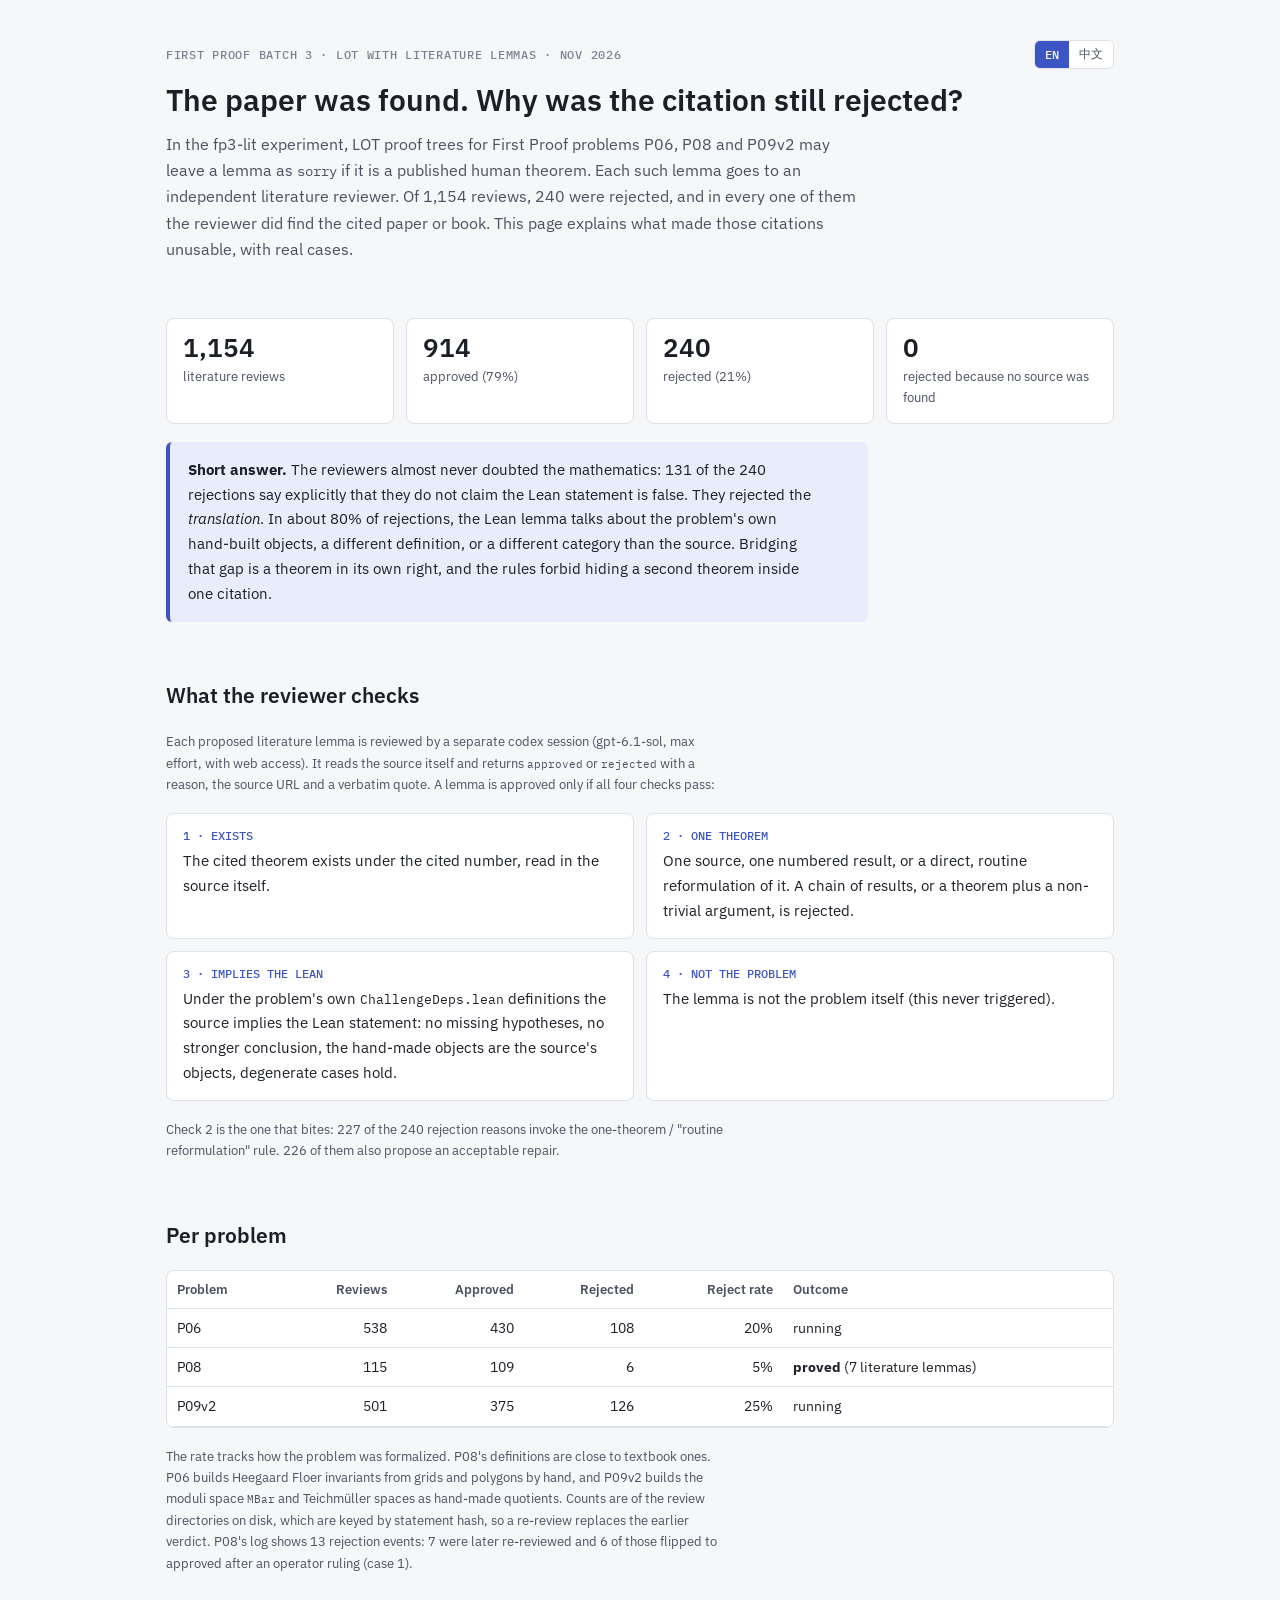
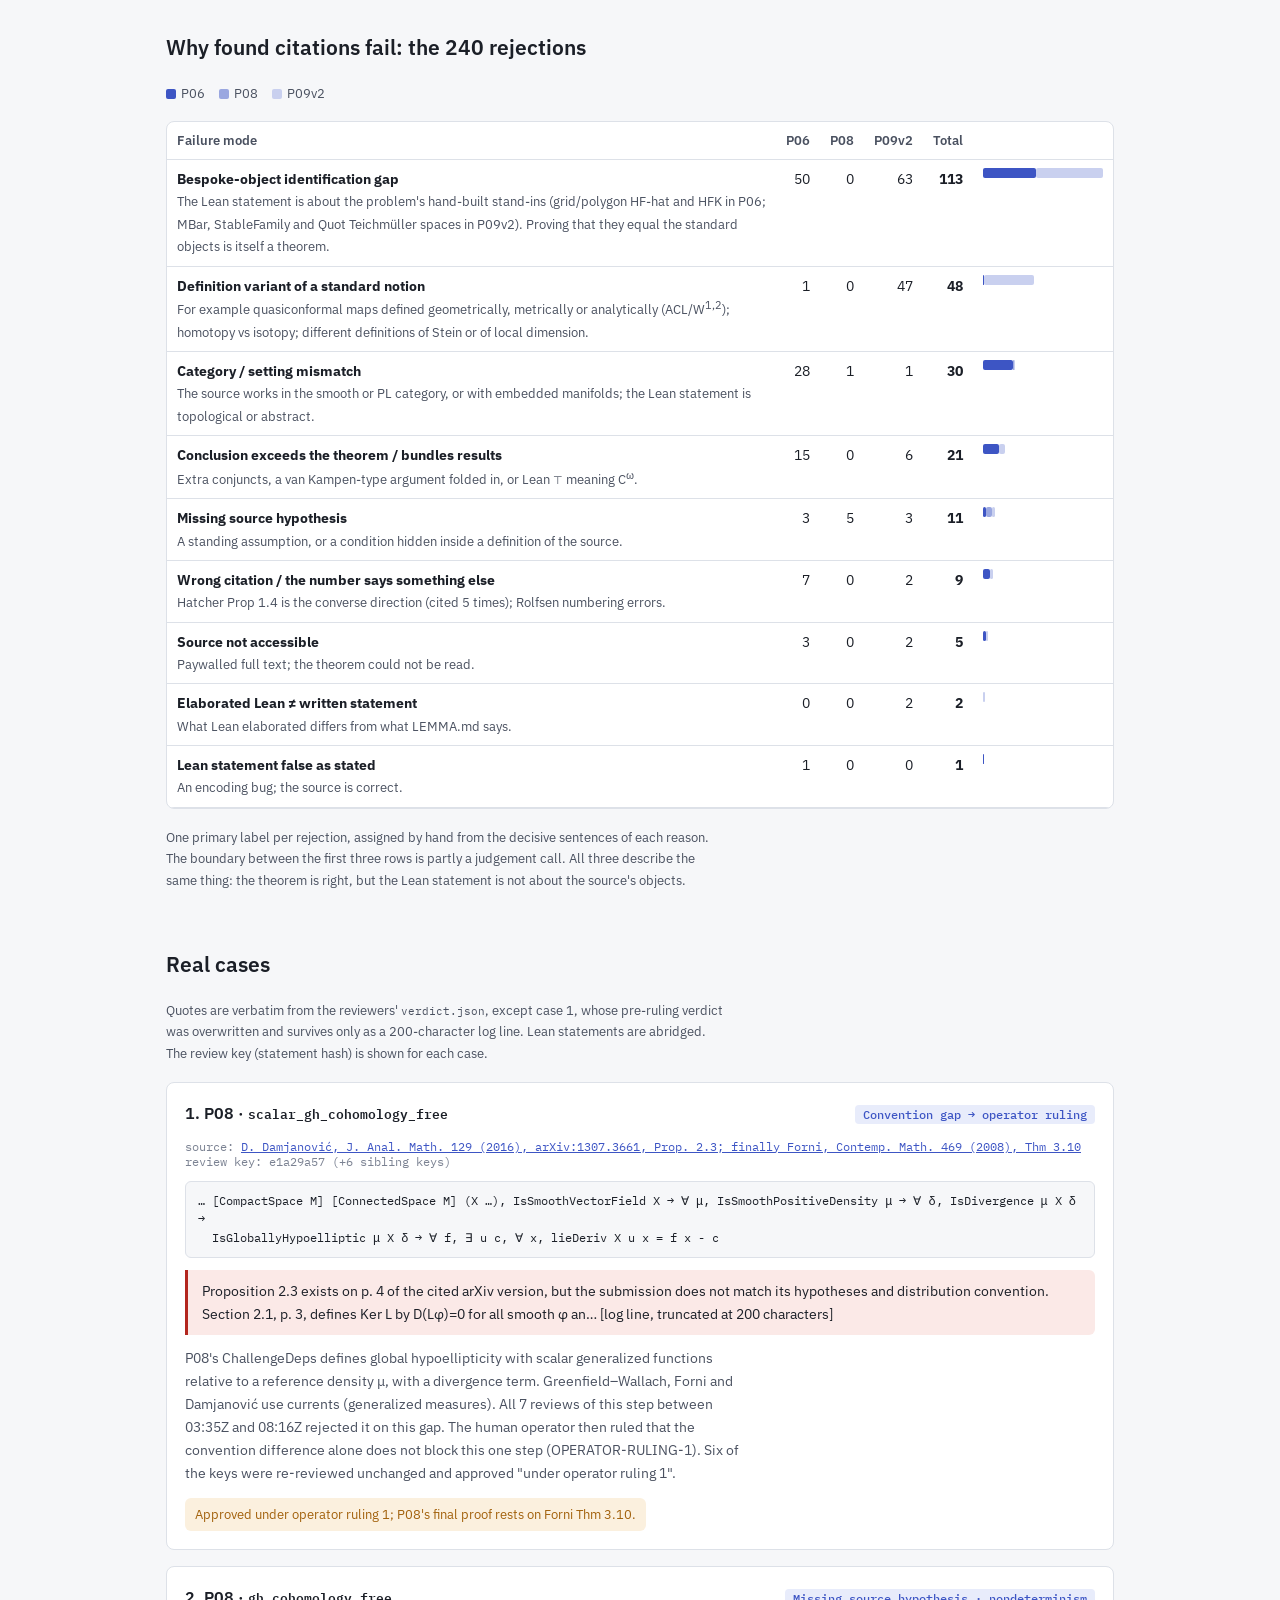
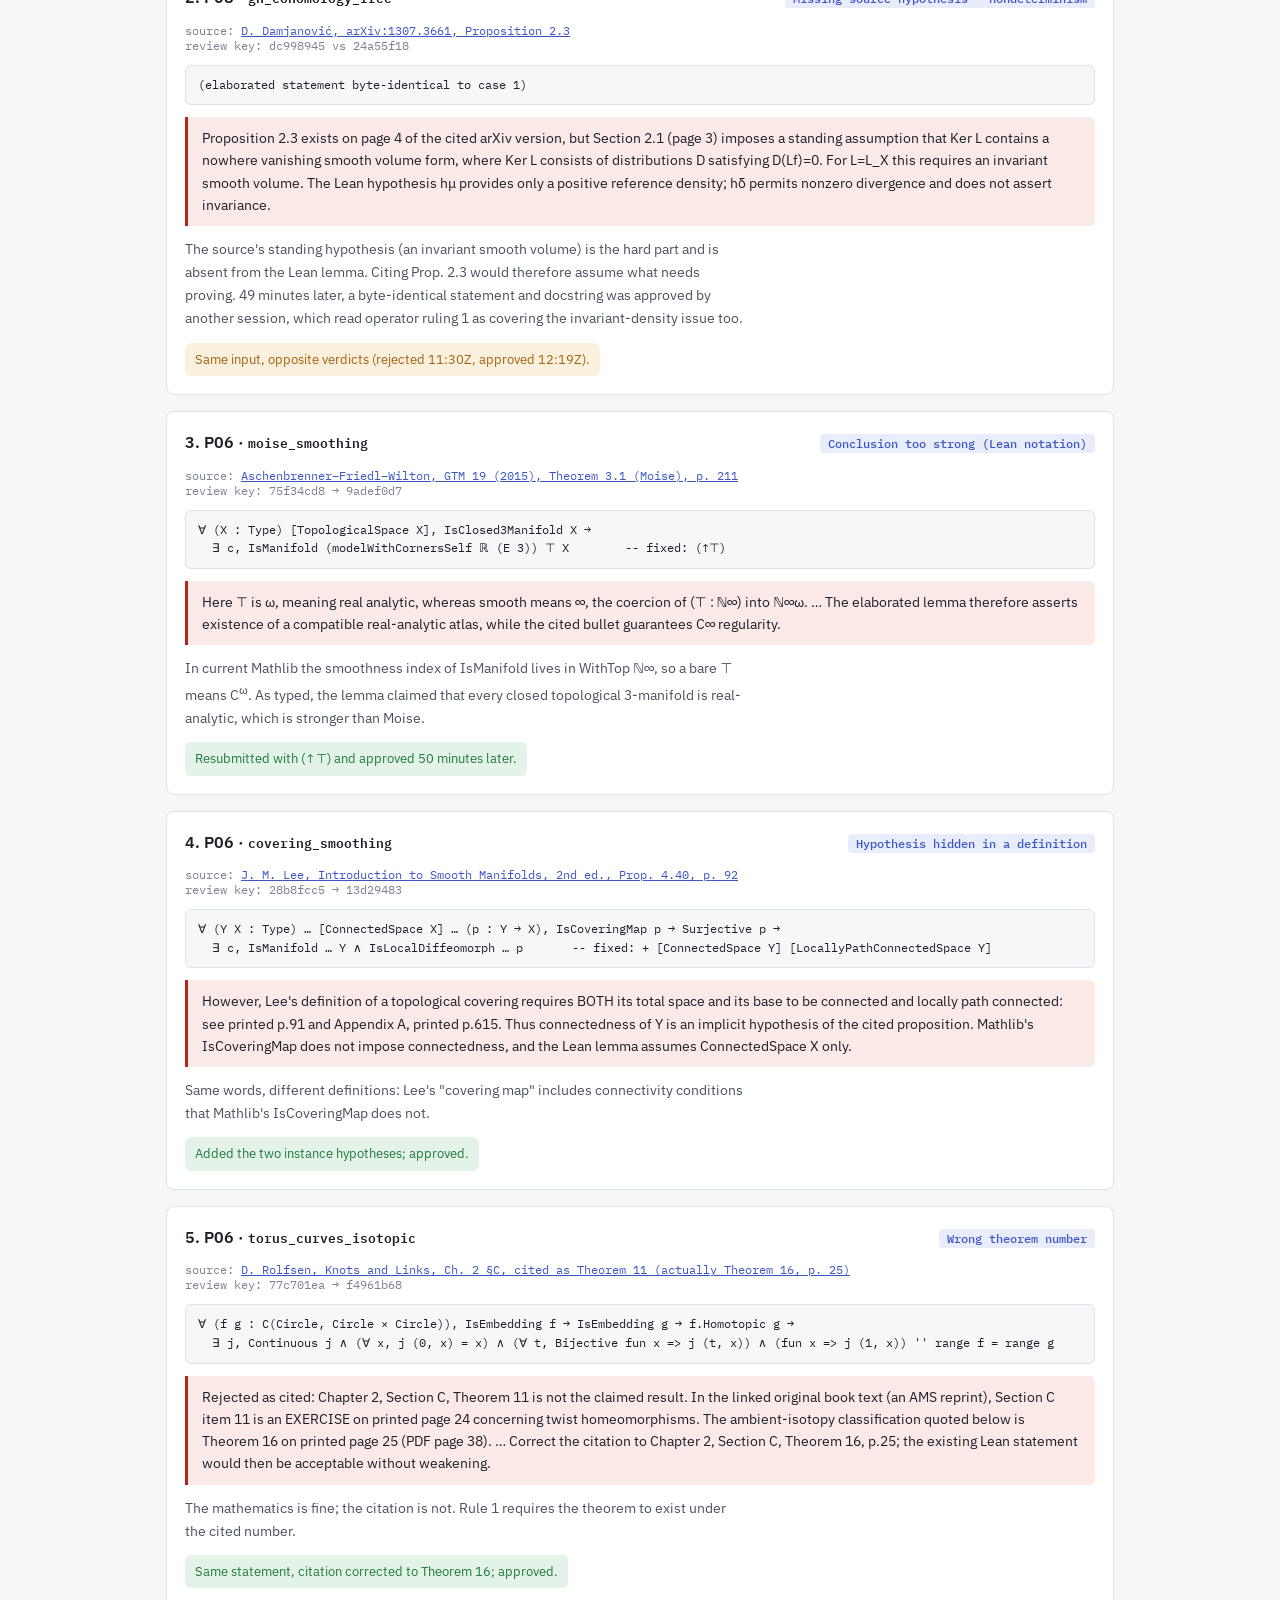
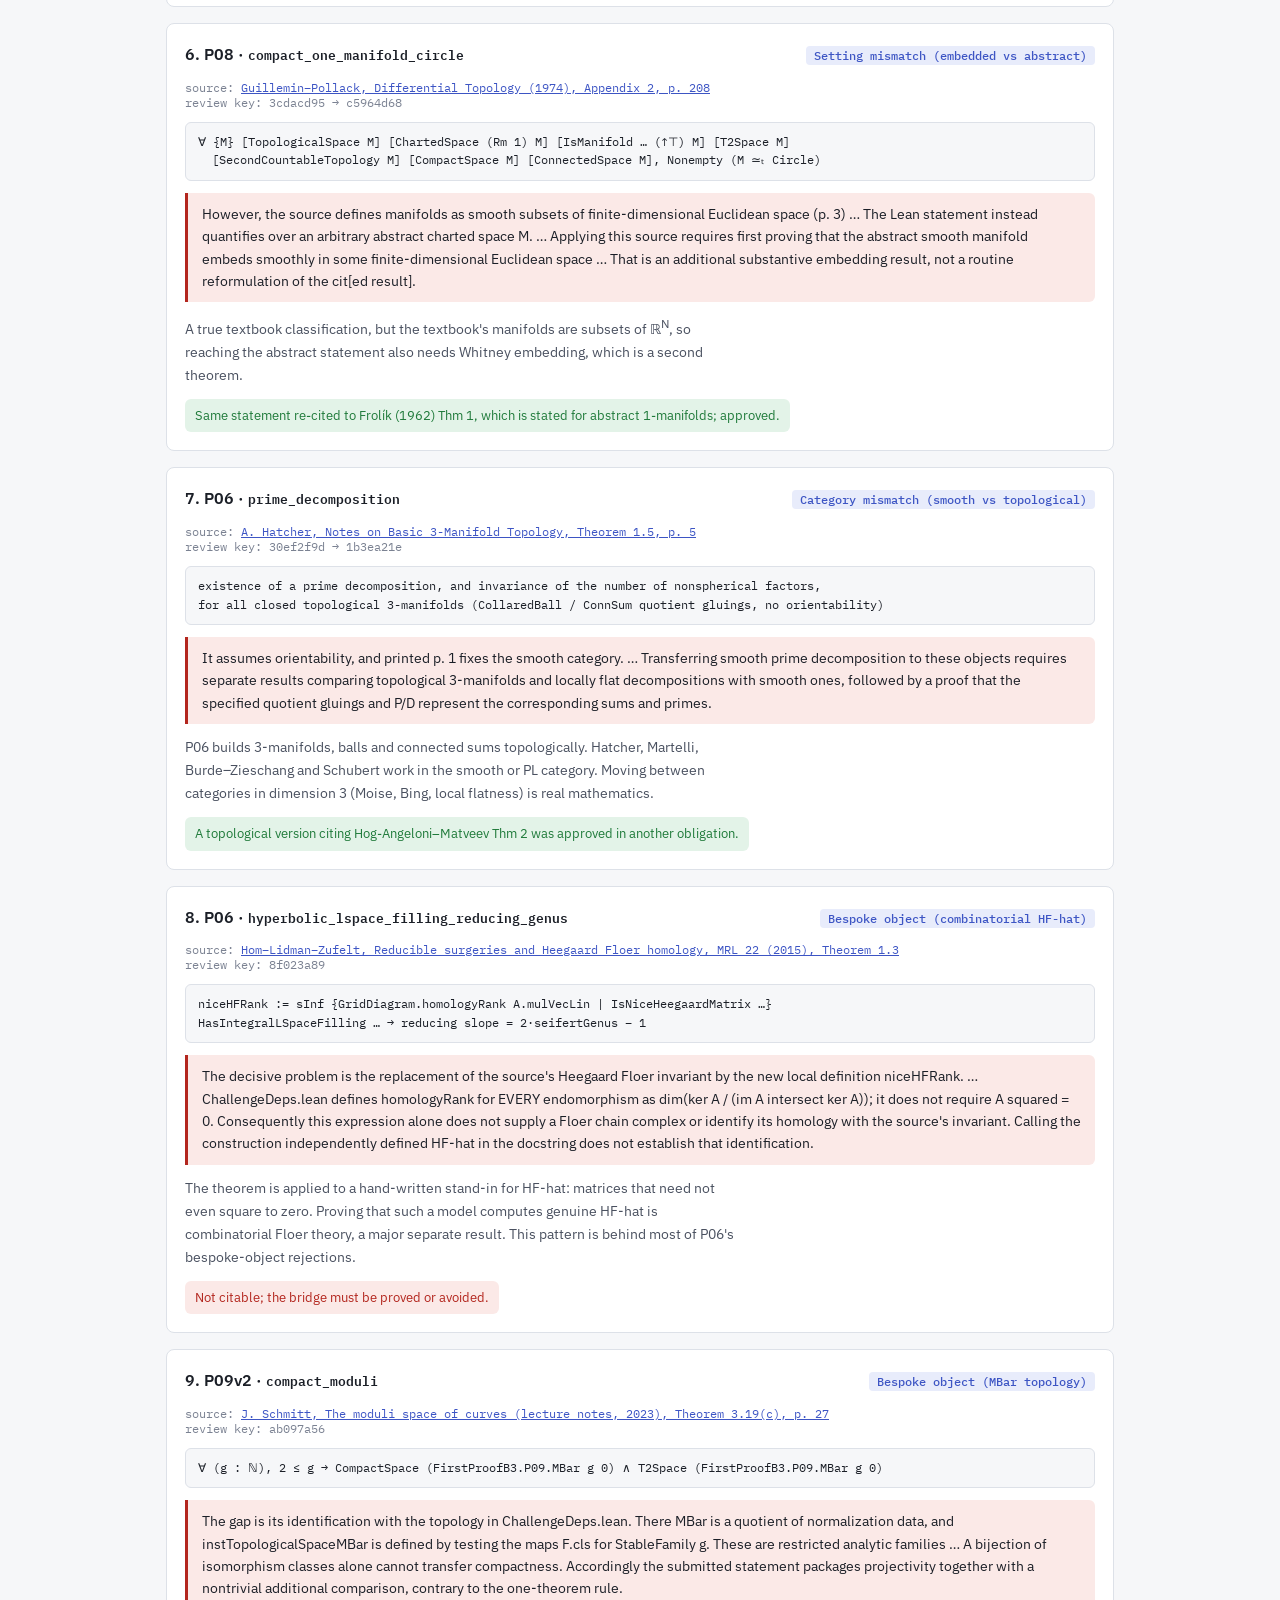
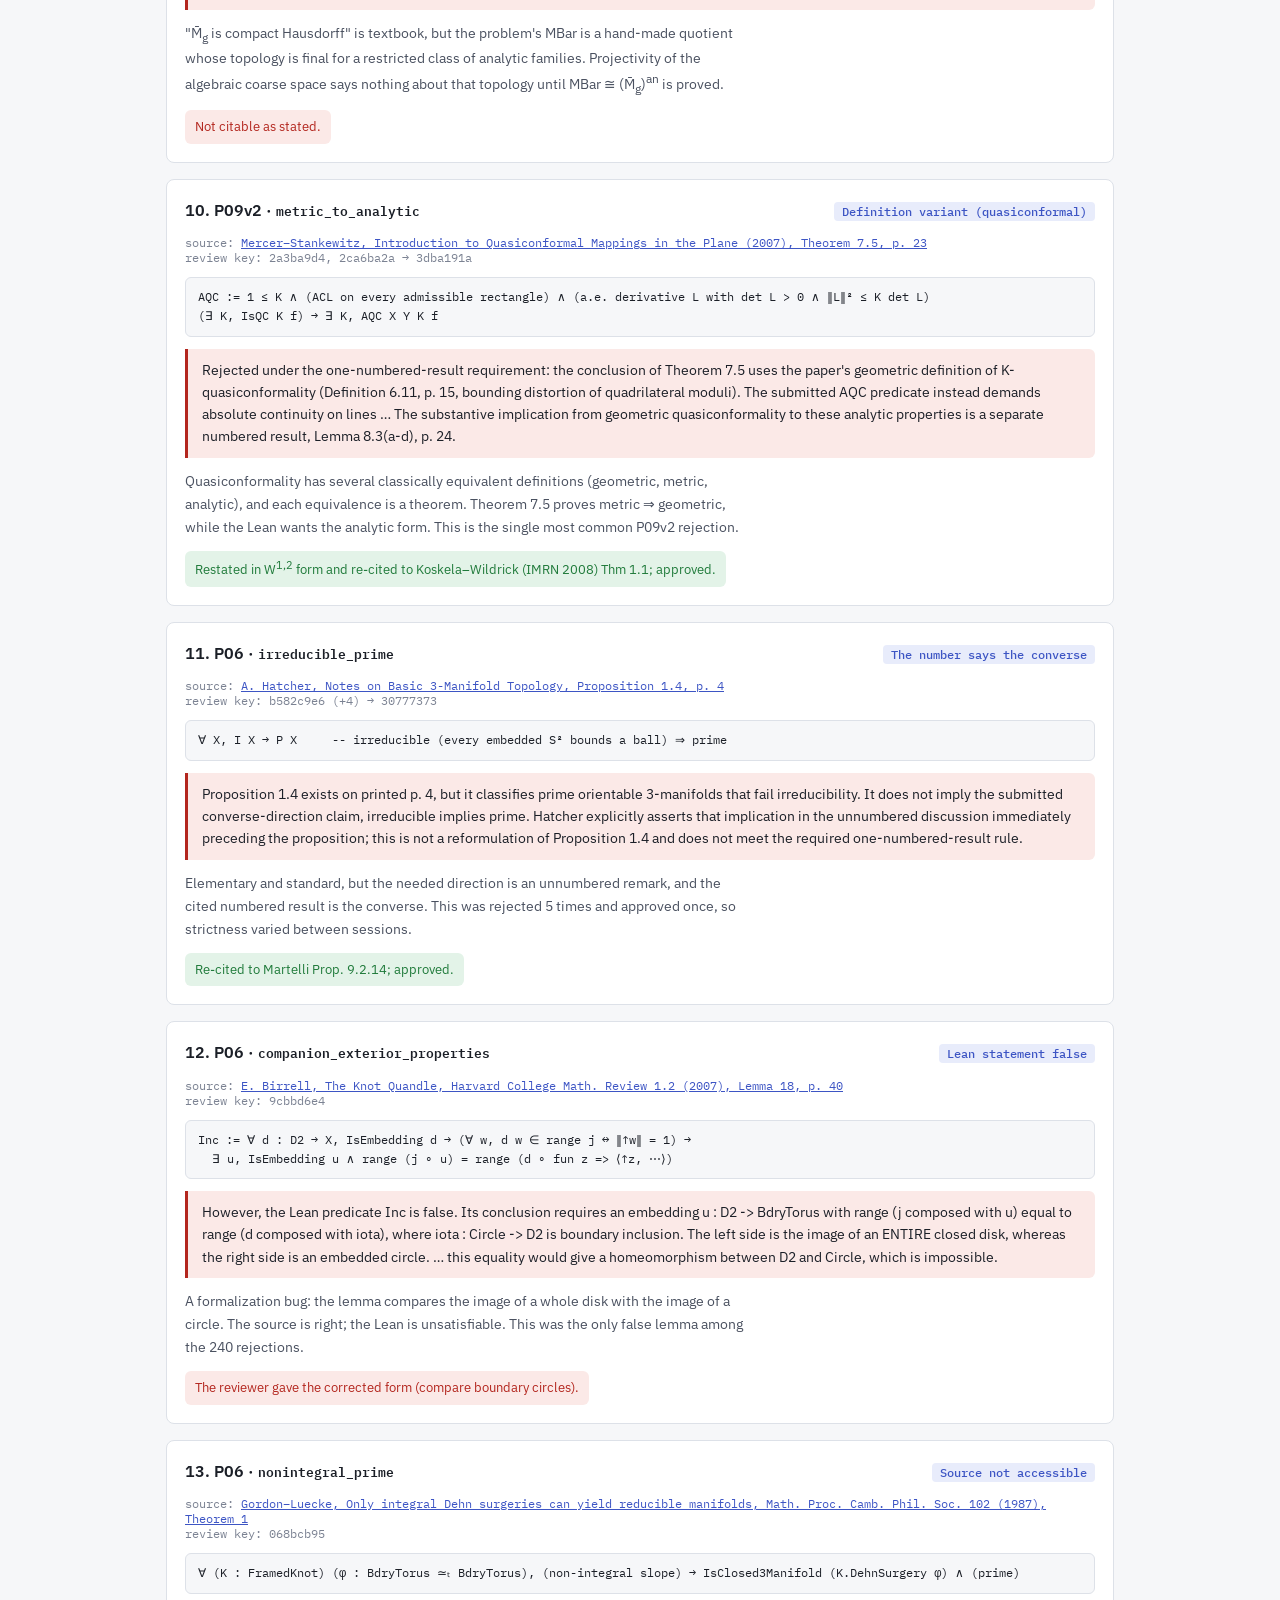
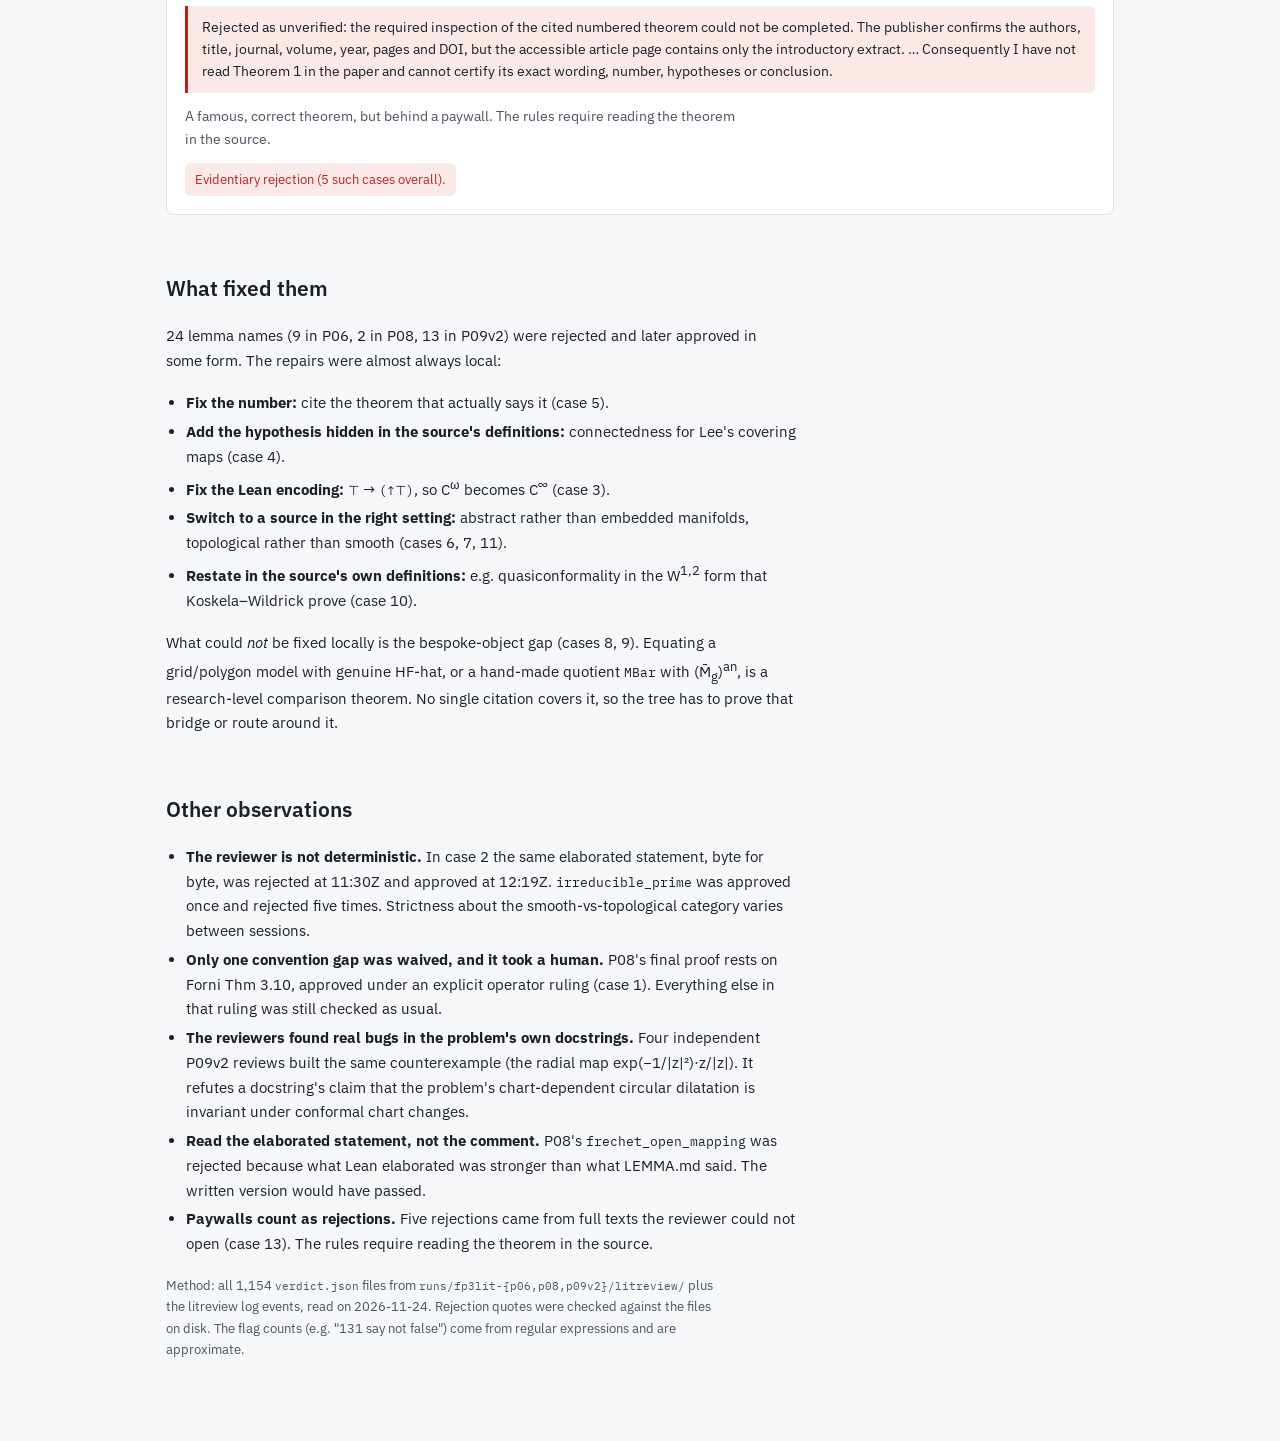
<file: fp3-literature-review.html>
<!DOCTYPE html>
<html lang="en">
<head>
<meta charset="utf-8">
<meta name="viewport" content="width=device-width, initial-scale=1">
<style>*{box-sizing:border-box}body{margin:0}[hidden]{display:none!important}</style>
<title>Why Cited Theorems Get Rejected</title>
<meta name="description" content="First Proof batch 3 with literature lemmas: why 240 of 1154 literature citations were rejected although the paper was found, with real cases.">
<link rel="stylesheet" href="https://fonts.googleapis.com/css2?family=IBM+Plex+Mono:wght@400;500&family=IBM+Plex+Sans:wght@400;500;600&display=swap">
<style>
:root{
  --bg:#f6f7f9; --panel:#ffffff; --ink:#1b1f27; --ink2:#4a5160; --muted:#7b8292; --line:#dde1e8;
  --acc:#3d55c4; --acc-soft:#e8ecfb; --ok:#1f7a3a; --ok-soft:#e3f3e8; --bad:#b3261e; --bad-soft:#fbe9e7;
  --warn:#a2610c; --warn-soft:#fbf0de; --bar:#3d55c4; --bar2:#9aa7e0; --bar3:#c9d0ef;
  --sans:"IBM Plex Sans",system-ui,sans-serif;
  --mono:"IBM Plex Mono",ui-monospace,"SFMono-Regular",Menlo,monospace;
}
@media (prefers-color-scheme: dark){:root:not([data-theme="light"]){
  --bg:#13161b; --panel:#1b1f26; --ink:#e7e9ee; --ink2:#b3b8c3; --muted:#868d9b; --line:#2d333d;
  --acc:#8399f2; --acc-soft:#222a45; --ok:#5cc47a; --ok-soft:#18301f; --bad:#f08a80; --bad-soft:#3a1f1d;
  --warn:#e0a24a; --warn-soft:#33281a; --bar:#8399f2; --bar2:#5866a3; --bar3:#363f66; color-scheme:dark}}
:root[data-theme="dark"]{
  --bg:#13161b; --panel:#1b1f26; --ink:#e7e9ee; --ink2:#b3b8c3; --muted:#868d9b; --line:#2d333d;
  --acc:#8399f2; --acc-soft:#222a45; --ok:#5cc47a; --ok-soft:#18301f; --bad:#f08a80; --bad-soft:#3a1f1d;
  --warn:#e0a24a; --warn-soft:#33281a; --bar:#8399f2; --bar2:#5866a3; --bar3:#363f66; color-scheme:dark}
body{background:var(--bg);color:var(--ink);font:15px/1.65 var(--sans)}
.wrap{max-width:980px;margin:0 auto;padding-block:40px 80px;padding-left:max(16px,env(safe-area-inset-left,0px));padding-right:max(16px,env(safe-area-inset-right,0px));display:flex;flex-direction:column;gap:56px}
h1{font-size:30px;line-height:1.25;margin:0;font-weight:600;text-wrap:balance}
h2{font-size:21px;margin:0;font-weight:600;text-wrap:balance}
h3{font-size:15.5px;margin:0;font-weight:600}
p{margin:0;max-width:70ch}
ul,ol{margin:0;padding-left:20px;max-width:70ch}
li+li{margin-top:4px}
a{color:var(--acc)}
code,.mono{font-family:var(--mono);font-size:.86em}
.eyebrow{font:500 12px/1 var(--mono);letter-spacing:.06em;text-transform:uppercase;color:var(--muted)}
header{display:flex;flex-direction:column;gap:12px}
header .lede{color:var(--ink2);font-size:16px}
.top{display:flex;justify-content:space-between;align-items:center;gap:12px;flex-wrap:wrap}
.seg{display:inline-flex;border:1px solid var(--line);border-radius:6px;overflow:hidden}
.seg button{font:500 12px var(--mono);background:var(--panel);color:var(--ink2);border:0;padding:5px 10px;cursor:pointer}
.seg button[aria-pressed="true"]{background:var(--acc);color:#fff}
section{display:flex;flex-direction:column;gap:18px}
.panel{background:var(--panel);border:1px solid var(--line);border-radius:8px}
.kpis{display:grid;grid-template-columns:repeat(4,1fr);gap:12px}
.kpi{padding:14px 16px;display:flex;flex-direction:column;gap:4px}
.kpi b{font:600 26px/1.1 var(--sans);font-variant-numeric:tabular-nums}
.kpi span{font-size:13px;color:var(--ink2)}
.callout{padding:16px 18px;border-left:4px solid var(--acc);background:var(--acc-soft);border-radius:6px;max-width:78ch}
.checks{display:grid;grid-template-columns:repeat(2,1fr);gap:12px}
.check{padding:14px 16px;display:flex;flex-direction:column;gap:6px}
.check .n{font:500 12px var(--mono);color:var(--acc)}
.tbl{overflow-x:auto}
table{border-collapse:collapse;width:100%;font-size:13.5px;font-variant-numeric:tabular-nums}
th,td{text-align:left;padding:8px 10px;border-bottom:1px solid var(--line);vertical-align:top}
th{font-weight:600;color:var(--ink2);font-size:12.5px}
td.num,th.num{text-align:right;white-space:nowrap}
.barcell{min-width:140px}
.bar{height:10px;border-radius:2px;background:var(--bar)}
.bar.b2{background:var(--bar2)}.bar.b3{background:var(--bar3)}
.legend{display:flex;gap:14px;flex-wrap:wrap;font-size:12.5px;color:var(--ink2)}
.legend i{display:inline-block;width:10px;height:10px;border-radius:2px;margin-right:5px;vertical-align:-1px}
.cases{display:flex;flex-direction:column;gap:16px}
.case{padding:18px;display:flex;flex-direction:column;gap:12px}
.case .head{display:flex;justify-content:space-between;gap:10px;flex-wrap:wrap;align-items:baseline}
.tag{font:500 11.5px var(--mono);padding:2px 8px;border-radius:4px;background:var(--acc-soft);color:var(--acc);white-space:nowrap}
.meta{font:12px var(--mono);color:var(--muted);word-break:break-word}
.lean{font:12px/1.55 var(--mono);background:var(--bg);border:1px solid var(--line);border-radius:6px;padding:10px 12px;overflow-x:auto;white-space:pre-wrap;word-break:break-word}
blockquote{margin:0;padding:10px 14px;border-left:3px solid var(--bad);background:var(--bad-soft);border-radius:0 6px 6px 0;font-size:13.5px;max-width:none}
.outcome{font-size:13px;padding:6px 10px;border-radius:6px;display:inline-block}
.outcome.fixed{background:var(--ok-soft);color:var(--ok)}
.outcome.ruled{background:var(--warn-soft);color:var(--warn)}
.outcome.open{background:var(--bad-soft);color:var(--bad)}
.why{color:var(--ink2);font-size:14px}
.small{font-size:13px;color:var(--ink2)}
html[data-lang="zh"] body [lang="en"],html:not([data-lang="zh"]) body [lang="zh"]{display:none!important}
@media (max-width:720px){.kpis{grid-template-columns:repeat(2,1fr)}.checks{grid-template-columns:1fr}h1{font-size:25px}}
</style>
</head>
<body>
<div class="wrap">

<header>
  <div class="top">
    <span class="eyebrow">First Proof batch 3 · LOT with literature lemmas · Nov 2026</span>
    <span class="seg" role="group" aria-label="Language"><button data-l="en">EN</button><button data-l="zh">中文</button></span>
  </div>
  <h1><span lang="en">The paper was found. Why was the citation still rejected?</span><span lang="zh">论文找到了，为什么引用还是被拒？</span></h1>
  <p class="lede" lang="en">In the fp3-lit experiment, LOT proof trees for First Proof problems P06, P08 and P09v2 may leave a lemma as <code>sorry</code> if it is a published human theorem. Each such lemma goes to an independent literature reviewer. Of 1,154 reviews, 240 were rejected, and in every one of them the reviewer did find the cited paper or book. This page explains what made those citations unusable, with real cases.</p>
  <p class="lede" lang="zh">在 fp3-lit 实验里，First Proof 第 P06、P08、P09v2 题的 LOT 证明树可以把"已发表的人类定理"留作 <code>sorry</code>。每条这样的引理都要交给独立的文献审稿 agent 审核。1,154 次审核中有 240 次被拒，而这 240 次里审稿人<b>每一次都找到了</b>被引用的论文或书。本页说明这些引用为什么仍然不能用，并给出真实案例。</p>
</header>

<section>
  <div class="kpis">
    <div class="panel kpi"><b>1,154</b><span lang="en">literature reviews</span><span lang="zh">次文献审核</span></div>
    <div class="panel kpi"><b>914</b><span lang="en">approved (79%)</span><span lang="zh">通过（79%）</span></div>
    <div class="panel kpi"><b>240</b><span lang="en">rejected (21%)</span><span lang="zh">被拒（21%）</span></div>
    <div class="panel kpi"><b>0</b><span lang="en">rejected because no source was found</span><span lang="zh">因为找不到出处而被拒</span></div>
  </div>
  <div class="callout">
    <p lang="en"><b>Short answer.</b> The reviewers almost never doubted the mathematics: 131 of the 240 rejections say explicitly that they do not claim the Lean statement is false. They rejected the <i>translation</i>. In about 80% of rejections, the Lean lemma talks about the problem's own hand-built objects, a different definition, or a different category than the source. Bridging that gap is a theorem in its own right, and the rules forbid hiding a second theorem inside one citation.</p>
    <p lang="zh"><b>一句话：</b>审稿人几乎从不怀疑数学本身：240 次拒绝里有 131 次明确说"不是说这个 Lean 命题是假的"。他们拒绝的是<i>翻译</i>。约 80% 的拒绝里，Lean 引理讲的是题目自己手搭的对象、另一种定义，或另一个范畴（拓扑 vs 光滑/PL），而不是论文里的对象。把两者对上本身就是一条定理，而规则不允许把第二条定理藏进一次引用里。</p>
  </div>
</section>

<section>
  <h2><span lang="en">What the reviewer checks</span><span lang="zh">审稿人检查什么</span></h2>
  <p class="small" lang="en">Each proposed literature lemma is reviewed by a separate codex session (gpt-6.1-sol, max effort, with web access). It reads the source itself and returns <code>approved</code> or <code>rejected</code> with a reason, the source URL and a verbatim quote. A lemma is approved only if all four checks pass:</p>
  <p class="small" lang="zh">每条文献引理由一个独立的 codex session（gpt-6.1-sol，max effort，可联网）审核。它必须亲自读原文，输出 <code>approved</code> 或 <code>rejected</code>，附理由、原文链接和逐字引文。四条检查全部通过才算通过：</p>
  <div class="checks">
    <div class="panel check"><span class="n">1 · EXISTS</span><span lang="en">The cited theorem exists under the cited number, read in the source itself.</span><span lang="zh">被引定理确实以所引编号存在，并且是在原文中亲自读到的。</span></div>
    <div class="panel check"><span class="n">2 · ONE THEOREM</span><span lang="en">One source, one numbered result, or a direct, routine reformulation of it. A chain of results, or a theorem plus a non-trivial argument, is rejected.</span><span lang="zh">一个出处、一条编号结果，或它直接、常规的改写。多个结果串起来，或"定理 + 非平凡论证"，都拒绝。</span></div>
    <div class="panel check"><span class="n">3 · IMPLIES THE LEAN</span><span lang="en">Under the problem's own <code>ChallengeDeps.lean</code> definitions the source implies the Lean statement: no missing hypotheses, no stronger conclusion, the hand-made objects are the source's objects, degenerate cases hold.</span><span lang="zh">在题目自己的 <code>ChallengeDeps.lean</code> 定义下，原文能推出这个 Lean 命题：不缺假设、结论不更强、手搭对象就是原文的对象、退化情形也成立。</span></div>
    <div class="panel check"><span class="n">4 · NOT THE PROBLEM</span><span lang="en">The lemma is not the problem itself (this never triggered).</span><span lang="zh">引理不能就是题目本身（这一条从未触发）。</span></div>
  </div>
  <p class="small" lang="en">Check 2 is the one that bites: 227 of the 240 rejection reasons invoke the one-theorem / "routine reformulation" rule. 226 of them also propose an acceptable repair.</p>
  <p class="small" lang="zh">真正卡人的是第 2 条：240 条拒绝理由里有 227 条援引了"一条定理 / 常规改写"规则。其中 226 条同时给出了可接受的修改建议。</p>
</section>

<section>
  <h2><span lang="en">Per problem</span><span lang="zh">分题统计</span></h2>
  <div class="tbl panel">
  <table>
    <thead><tr><th lang="en">Problem</th><th lang="zh">题目</th><th class="num" lang="en">Reviews</th><th class="num" lang="zh">审核数</th><th class="num" lang="en">Approved</th><th class="num" lang="zh">通过</th><th class="num" lang="en">Rejected</th><th class="num" lang="zh">被拒</th><th class="num" lang="en">Reject rate</th><th class="num" lang="zh">拒绝率</th><th lang="en">Outcome</th><th lang="zh">结果</th></tr></thead>
    <tbody>
      <tr><td>P06</td><td class="num">538</td><td class="num">430</td><td class="num">108</td><td class="num">20%</td><td lang="en">running</td><td lang="zh">进行中</td></tr>
      <tr><td>P08</td><td class="num">115</td><td class="num">109</td><td class="num">6</td><td class="num">5%</td><td lang="en"><b>proved</b> (7 literature lemmas)</td><td lang="zh"><b>已证明</b>（7 条文献引理）</td></tr>
      <tr><td>P09v2</td><td class="num">501</td><td class="num">375</td><td class="num">126</td><td class="num">25%</td><td lang="en">running</td><td lang="zh">进行中</td></tr>
    </tbody>
  </table>
  </div>
  <p class="small" lang="en">The rate tracks how the problem was formalized. P08's definitions are close to textbook ones. P06 builds Heegaard Floer invariants from grids and polygons by hand, and P09v2 builds the moduli space <code>MBar</code> and Teichmüller spaces as hand-made quotients. Counts are of the review directories on disk, which are keyed by statement hash, so a re-review replaces the earlier verdict. P08's log shows 13 rejection events: 7 were later re-reviewed and 6 of those flipped to approved after an operator ruling (case 1).</p>
  <p class="small" lang="zh">拒绝率跟题目的形式化方式走。P08 的定义接近教科书。P06 用网格和多边形手搭了 Heegaard Floer 不变量，P09v2 把模空间 <code>MBar</code> 和 Teichmüller 空间做成了手搭的商空间。表中是磁盘上的审核目录数，按命题哈希存放，重审会覆盖旧结论。P08 的日志里共有 13 次拒绝：其中 7 次后来被重审，有 6 次在人工裁定后翻成了通过（见案例 1）。</p>
</section>

<section>
  <h2><span lang="en">Why found citations fail: the 240 rejections</span><span lang="zh">找到了出处却失败的原因：240 次拒绝</span></h2>
  <div class="legend"><span><i style="background:var(--bar)"></i>P06</span><span><i style="background:var(--bar2)"></i>P08</span><span><i style="background:var(--bar3)"></i>P09v2</span></div>
  <div class="tbl panel">
  <table id="tax">
    <thead><tr><th lang="en">Failure mode</th><th lang="zh">失败类型</th><th class="num">P06</th><th class="num">P08</th><th class="num">P09v2</th><th class="num" lang="en">Total</th><th class="num" lang="zh">合计</th><th class="barcell"></th></tr></thead>
    <tbody></tbody>
  </table>
  </div>
  <p class="small" lang="en">One primary label per rejection, assigned by hand from the decisive sentences of each reason. The boundary between the first three rows is partly a judgement call. All three describe the same thing: the theorem is right, but the Lean statement is not about the source's objects.</p>
  <p class="small" lang="zh">每次拒绝按其关键句人工标注一个主类别。前三类的边界有一定主观性，但三者讲的是同一件事：定理没错，可 Lean 命题讲的不是原文的对象。</p>
</section>

<section>
  <h2><span lang="en">Real cases</span><span lang="zh">真实案例</span></h2>
  <p class="small" lang="en">Quotes are verbatim from the reviewers' <code>verdict.json</code>, except case 1, whose pre-ruling verdict was overwritten and survives only as a 200-character log line. Lean statements are abridged. The review key (statement hash) is shown for each case.</p>
  <p class="small" lang="zh">引文逐字摘自审稿人的 <code>verdict.json</code>（保留英文原文）。唯一例外是案例 1：它在裁定前的结论已被覆盖，只剩一条 200 字符的日志。Lean 命题有删节，每个案例都标出了审核 key（命题哈希）。</p>
  <div class="cases" id="cases"></div>
</section>

<section>
  <h2><span lang="en">What fixed them</span><span lang="zh">怎么修好的</span></h2>
  <p lang="en">24 lemma names (9 in P06, 2 in P08, 13 in P09v2) were rejected and later approved in some form. The repairs were almost always local:</p>
  <p lang="zh">有 24 个引理名（P06 9 个、P08 2 个、P09v2 13 个）先被拒、后来以某种形式通过。修法几乎都是局部的：</p>
  <ul lang="en">
    <li><b>Fix the number:</b> cite the theorem that actually says it (case 5).</li>
    <li><b>Add the hypothesis hidden in the source's definitions:</b> connectedness for Lee's covering maps (case 4).</li>
    <li><b>Fix the Lean encoding:</b> <code>⊤</code> → <code>(↑⊤)</code>, so C<sup>ω</sup> becomes C<sup>∞</sup> (case 3).</li>
    <li><b>Switch to a source in the right setting:</b> abstract rather than embedded manifolds, topological rather than smooth (cases 6, 7, 11).</li>
    <li><b>Restate in the source's own definitions:</b> e.g. quasiconformality in the W<sup>1,2</sup> form that Koskela–Wildrick prove (case 10).</li>
  </ul>
  <ul lang="zh">
    <li><b>改编号：</b>引用真正说这件事的那条定理（案例 5）。</li>
    <li><b>补上藏在原文定义里的假设：</b>例如 Lee 的覆叠映射要求连通（案例 4）。</li>
    <li><b>修 Lean 写法：</b><code>⊤</code> → <code>(↑⊤)</code>，即 C<sup>ω</sup> 改为 C<sup>∞</sup>（案例 3）。</li>
    <li><b>换一个设定匹配的出处：</b>抽象流形而非嵌入流形、拓扑范畴而非光滑范畴（案例 6、7、11）。</li>
    <li><b>改用原文自己的定义来陈述：</b>例如按 Koskela–Wildrick 证明的 W<sup>1,2</sup> 形式表述拟共形（案例 10）。</li>
  </ul>
  <p lang="en">What could <i>not</i> be fixed locally is the bespoke-object gap (cases 8, 9). Equating a grid/polygon model with genuine HF-hat, or a hand-made quotient <code>MBar</code> with (M̄<sub>g</sub>)<sup>an</sup>, is a research-level comparison theorem. No single citation covers it, so the tree has to prove that bridge or route around it.</p>
  <p lang="zh">无法局部修好的是"手搭对象"这一类（案例 8、9）。证明网格/多边形模型等于真正的 HF-hat，或手搭的商空间 <code>MBar</code> 等于 (M̄<sub>g</sub>)<sup>an</sup>，本身就是研究级的比较定理。没有哪一次引用能覆盖它，证明树只能自己证明这座桥，或者绕开它。</p>
</section>

<section>
  <h2><span lang="en">Other observations</span><span lang="zh">其他观察</span></h2>
  <ul lang="en">
    <li><b>The reviewer is not deterministic.</b> In case 2 the same elaborated statement, byte for byte, was rejected at 11:30Z and approved at 12:19Z. <code>irreducible_prime</code> was approved once and rejected five times. Strictness about the smooth-vs-topological category varies between sessions.</li>
    <li><b>Only one convention gap was waived, and it took a human.</b> P08's final proof rests on Forni Thm 3.10, approved under an explicit operator ruling (case 1). Everything else in that ruling was still checked as usual.</li>
    <li><b>The reviewers found real bugs in the problem's own docstrings.</b> Four independent P09v2 reviews built the same counterexample (the radial map exp(−1/|z|²)·z/|z|). It refutes a docstring's claim that the problem's chart-dependent circular dilatation is invariant under conformal chart changes.</li>
    <li><b>Read the elaborated statement, not the comment.</b> P08's <code>frechet_open_mapping</code> was rejected because what Lean elaborated was stronger than what LEMMA.md said. The written version would have passed.</li>
    <li><b>Paywalls count as rejections.</b> Five rejections came from full texts the reviewer could not open (case 13). The rules require reading the theorem in the source.</li>
  </ul>
  <ul lang="zh">
    <li><b>审稿结果不是确定性的。</b>案例 2 里，逐字节相同的同一个 elaborated 命题 11:30Z 被拒、12:19Z 被通过。<code>irreducible_prime</code> 通过 1 次、被拒 5 次。不同 session 对"光滑 vs 拓扑范畴"的严格程度不一样。</li>
    <li><b>只有一个约定差异被豁免，而且需要人来拍板。</b>P08 的最终证明依赖 Forni Thm 3.10，是在一条明确的人工裁定下通过的（案例 1）。裁定之外的部分照常检查。</li>
    <li><b>审稿人发现了题目自身 docstring 的真实错误。</b>P09v2 有 4 次独立审核构造出了同一个反例（径向映射 exp(−1/|z|²)·z/|z|）。它否定了 docstring 里"依赖坐标卡的圆周伸缩在共形换卡下不变"的说法。</li>
    <li><b>要看 elaborate 之后的命题，不能只看注释。</b>P08 的 <code>frechet_open_mapping</code> 被拒，是因为 Lean 实际 elaborate 出的命题比 LEMMA.md 里写的更强。按写的版本本来能过。</li>
    <li><b>付费墙也会导致被拒。</b>有 5 次拒绝是因为打不开全文（案例 13）。规则要求必须在原文里读到定理。</li>
  </ul>
  <p class="small" lang="en">Method: all 1,154 <code>verdict.json</code> files from <code>runs/fp3lit-{p06,p08,p09v2}/litreview/</code> plus the litreview log events, read on 2026-11-24. Rejection quotes were checked against the files on disk. The flag counts (e.g. "131 say not false") come from regular expressions and are approximate.</p>
  <p class="small" lang="zh">方法：读取 <code>runs/fp3lit-{p06,p08,p09v2}/litreview/</code> 下全部 1,154 个 <code>verdict.json</code> 以及 litreview 日志事件（2026-11-24）。拒绝引文已与磁盘上的文件核对。"131 条说不是假命题"之类的计数来自正则匹配，为近似值。</p>
</section>

</div>

<script>
var TAX=[
 ["Bespoke-object identification gap","手搭对象无法与标准对象等同",50,0,63,"The Lean statement is about the problem's hand-built stand-ins (grid/polygon HF-hat and HFK in P06; MBar, StableFamily and Quot Teichmüller spaces in P09v2). Proving that they equal the standard objects is itself a theorem.","Lean 命题讲的是题目手搭的替身（P06 的网格/多边形 HF-hat、HFK；P09v2 的 MBar、StableFamily、Quot Teichmüller 空间）。证明它们等于标准对象本身就是定理。"],
 ["Definition variant of a standard notion","标准概念的另一种定义",1,0,47,"For example quasiconformal maps defined geometrically, metrically or analytically (ACL/W<sup>1,2</sup>); homotopy vs isotopy; different definitions of Stein or of local dimension.","例如拟共形映射的几何、度量、解析（ACL/W<sup>1,2</sup>）定义；同伦 vs 同痕；Stein、局部维数的不同定义。"],
 ["Category / setting mismatch","范畴/设定不匹配",28,1,1,"The source works in the smooth or PL category, or with embedded manifolds; the Lean statement is topological or abstract.","原文在光滑或 PL 范畴，或针对嵌入流形；Lean 命题是拓扑的或抽象的。"],
 ["Conclusion exceeds the theorem / bundles results","结论超出定理 / 捆绑多个结果",15,0,6,"Extra conjuncts, a van Kampen-type argument folded in, or Lean <code>⊤</code> meaning C<sup>ω</sup>.","多出的合取项、夹带 van Kampen 式论证，或 Lean 的 <code>⊤</code> 实际表示 C<sup>ω</sup>。"],
 ["Missing source hypothesis","缺少原文假设",3,5,3,"A standing assumption, or a condition hidden inside a definition of the source.","原文的全局假设，或藏在原文某个定义里的条件。"],
 ["Wrong citation / the number says something else","引用错误 / 编号对应的是别的结论",7,0,2,"Hatcher Prop 1.4 is the converse direction (cited 5 times); Rolfsen numbering errors.","Hatcher Prop 1.4 是逆命题（被引 5 次）；Rolfsen 的编号错误。"],
 ["Source not accessible","原文无法访问",3,0,2,"Paywalled full text; the theorem could not be read.","全文在付费墙后，读不到定理。"],
 ["Elaborated Lean ≠ written statement","elaborate 后的 Lean ≠ 书面陈述",0,0,2,"What Lean elaborated differs from what LEMMA.md says.","Lean 实际 elaborate 出的命题与 LEMMA.md 所写不同。"],
 ["Lean statement false as stated","Lean 命题本身是假的",1,0,0,"An encoding bug; the source is correct.","形式化写错了；原文没错。"]
];
var CASES=[
 {n:1,p:"P08",k:"e1a29a57 (+6 sibling keys)",name:"scalar_gh_cohomology_free",tag:["Convention gap → operator ruling","约定差异 → 人工裁定"],
  src:"D. Damjanović, J. Anal. Math. 129 (2016), arXiv:1307.3661, Prop. 2.3; finally Forni, Contemp. Math. 469 (2008), Thm 3.10",
  url:"https://arxiv.org/pdf/1307.3661",
  lean:"… [CompactSpace M] [ConnectedSpace M] (X …), IsSmoothVectorField X → ∀ μ, IsSmoothPositiveDensity μ → ∀ δ, IsDivergence μ X δ →\n  IsGloballyHypoelliptic μ X δ → ∀ f, ∃ u c, ∀ x, lieDeriv X u x = f x - c",
  q:"Proposition 2.3 exists on p. 4 of the cited arXiv version, but the submission does not match its hypotheses and distribution convention. Section 2.1, p. 3, defines Ker L by D(Lφ)=0 for all smooth φ an… [log line, truncated at 200 characters]",
  why:["P08's ChallengeDeps defines global hypoellipticity with scalar generalized functions relative to a reference density μ, with a divergence term. Greenfield–Wallach, Forni and Damjanović use currents (generalized measures). All 7 reviews of this step between 03:35Z and 08:16Z rejected it on this gap. The human operator then ruled that the convention difference alone does not block this one step (OPERATOR-RULING-1). Six of the keys were re-reviewed unchanged and approved \"under operator ruling 1\".","P08 的 ChallengeDeps 用相对参考密度 μ 的标量广义函数（带散度项）定义全局亚椭圆；Greenfield–Wallach、Forni、Damjanović 用的是流（广义测度）。03:35Z–08:16Z 之间对这一步的 7 次审核全部因此被拒。随后人工裁定：仅就这一步，约定差异本身不构成拒绝理由（OPERATOR-RULING-1）。其中 6 个 key 原样重审，以 \"under operator ruling 1\" 通过。"],
  out:["ruled","Approved under operator ruling 1; P08's final proof rests on Forni Thm 3.10.","在人工裁定 1 下通过；P08 最终证明依赖 Forni Thm 3.10。"]},
 {n:2,p:"P08",k:"dc998945 vs 24a55f18",name:"gh_cohomology_free",tag:["Missing source hypothesis · nondeterminism","缺少原文假设 · 结果不确定"],
  src:"D. Damjanović, arXiv:1307.3661, Proposition 2.3",url:"https://arxiv.org/pdf/1307.3661",
  lean:"(elaborated statement byte-identical to case 1)",
  q:"Proposition 2.3 exists on page 4 of the cited arXiv version, but Section 2.1 (page 3) imposes a standing assumption that Ker L contains a nowhere vanishing smooth volume form, where Ker L consists of distributions D satisfying D(Lf)=0. For L=L_X this requires an invariant smooth volume. The Lean hypothesis hμ provides only a positive reference density; hδ permits nonzero divergence and does not assert invariance.",
  why:["The source's standing hypothesis (an invariant smooth volume) is the hard part and is absent from the Lean lemma. Citing Prop. 2.3 would therefore assume what needs proving. 49 minutes later, a byte-identical statement and docstring was approved by another session, which read operator ruling 1 as covering the invariant-density issue too.","原文的全局假设（存在不变光滑体积）恰恰是难点，而 Lean 引理里没有它；引用 Prop. 2.3 等于假设了要证的东西。49 分钟后，另一个 session 把逐字节相同的命题和 docstring 判为通过：它认为人工裁定 1 也覆盖了不变密度问题。"],
  out:["ruled","Same input, opposite verdicts (rejected 11:30Z, approved 12:19Z).","同一输入，相反结论（11:30Z 拒，12:19Z 过）。"]},
 {n:3,p:"P06",k:"75f34cd8 → 9adef0d7",name:"moise_smoothing",tag:["Conclusion too strong (Lean notation)","结论过强（Lean 写法）"],
  src:"Aschenbrenner–Friedl–Wilton, GTM 19 (2015), Theorem 3.1 (Moise), p. 211",url:"https://msp.org/gtm/2015/19-1/gtm-v19-n1-p08-p.pdf",
  lean:"∀ (X : Type) [TopologicalSpace X], IsClosed3Manifold X →\n  ∃ c, IsManifold (modelWithCornersSelf ℝ (E 3)) ⊤ X        -- fixed: (↑⊤)",
  q:"Here ⊤ is ω, meaning real analytic, whereas smooth means ∞, the coercion of (⊤ : ℕ∞) into ℕ∞ω. … The elaborated lemma therefore asserts existence of a compatible real-analytic atlas, while the cited bullet guarantees C∞ regularity.",
  why:["In current Mathlib the smoothness index of IsManifold lives in WithTop ℕ∞, so a bare ⊤ means C<sup>ω</sup>. As typed, the lemma claimed that every closed topological 3-manifold is real-analytic, which is stronger than Moise.","现行 Mathlib 中 IsManifold 的光滑度指标属于 WithTop ℕ∞，单写 ⊤ 表示 C<sup>ω</sup>。照字面，这条引理声称每个闭拓扑 3-流形都有实解析结构，比 Moise 定理更强。"],
  out:["fixed","Resubmitted with (↑⊤) and approved 50 minutes later.","改成 (↑⊤) 后重交，50 分钟后通过。"]},
 {n:4,p:"P06",k:"28b8fcc5 → 13d29483",name:"covering_smoothing",tag:["Hypothesis hidden in a definition","藏在定义里的假设"],
  src:"J. M. Lee, Introduction to Smooth Manifolds, 2nd ed., Prop. 4.40, p. 92",url:"https://julianchaidez.net/materials/reu/lee_smooth_manifolds.pdf",
  lean:"∀ (Y X : Type) … [ConnectedSpace X] … (p : Y → X), IsCoveringMap p → Surjective p →\n  ∃ c, IsManifold … Y ∧ IsLocalDiffeomorph … p       -- fixed: + [ConnectedSpace Y] [LocallyPathConnectedSpace Y]",
  q:"However, Lee's definition of a topological covering requires BOTH its total space and its base to be connected and locally path connected: see printed p.91 and Appendix A, printed p.615. Thus connectedness of Y is an implicit hypothesis of the cited proposition. Mathlib's IsCoveringMap does not impose connectedness, and the Lean lemma assumes ConnectedSpace X only.",
  why:["Same words, different definitions: Lee's \"covering map\" includes connectivity conditions that Mathlib's IsCoveringMap does not.","同一个词，不同的定义：Lee 的 \"covering map\" 自带连通性条件，Mathlib 的 IsCoveringMap 没有。"],
  out:["fixed","Added the two instance hypotheses; approved.","补上两个实例假设后通过。"]},
 {n:5,p:"P06",k:"77c701ea → f4961b68",name:"torus_curves_isotopic",tag:["Wrong theorem number","定理编号错误"],
  src:"D. Rolfsen, Knots and Links, Ch. 2 §C, cited as Theorem 11 (actually Theorem 16, p. 25)",url:"https://webhomes.maths.ed.ac.uk/~v1ranick/papers/rolfsen.pdf",
  lean:"∀ (f g : C(Circle, Circle × Circle)), IsEmbedding f → IsEmbedding g → f.Homotopic g →\n  ∃ j, Continuous j ∧ (∀ x, j (0, x) = x) ∧ (∀ t, Bijective fun x => j (t, x)) ∧ (fun x => j (1, x)) '' range f = range g",
  q:"Rejected as cited: Chapter 2, Section C, Theorem 11 is not the claimed result. In the linked original book text (an AMS reprint), Section C item 11 is an EXERCISE on printed page 24 concerning twist homeomorphisms. The ambient-isotopy classification quoted below is Theorem 16 on printed page 25 (PDF page 38). … Correct the citation to Chapter 2, Section C, Theorem 16, p.25; the existing Lean statement would then be acceptable without weakening.",
  why:["The mathematics is fine; the citation is not. Rule 1 requires the theorem to exist under the cited number.","数学没问题，引用有问题。规则 1 要求定理确实以所引编号存在。"],
  out:["fixed","Same statement, citation corrected to Theorem 16; approved.","命题不变、改引 Theorem 16 后通过。"]},
 {n:6,p:"P08",k:"3cdacd95 → c5964d68",name:"compact_one_manifold_circle",tag:["Setting mismatch (embedded vs abstract)","设定不匹配（嵌入 vs 抽象）"],
  src:"Guillemin–Pollack, Differential Topology (1974), Appendix 2, p. 208",url:"https://web.math.ucsb.edu/~bigelow/books/guillemin_pollack.pdf",
  lean:"∀ {M} [TopologicalSpace M] [ChartedSpace (Rm 1) M] [IsManifold … (↑⊤) M] [T2Space M]\n  [SecondCountableTopology M] [CompactSpace M] [ConnectedSpace M], Nonempty (M ≃ₜ Circle)",
  q:"However, the source defines manifolds as smooth subsets of finite-dimensional Euclidean space (p. 3) … The Lean statement instead quantifies over an arbitrary abstract charted space M. … Applying this source requires first proving that the abstract smooth manifold embeds smoothly in some finite-dimensional Euclidean space … That is an additional substantive embedding result, not a routine reformulation of the cit[ed result].",
  why:["A true textbook classification, but the textbook's manifolds are subsets of ℝ<sup>N</sup>, so reaching the abstract statement also needs Whitney embedding, which is a second theorem.","教科书里的分类定理没错，但书中的流形是 ℝ<sup>N</sup> 的子集；要得到抽象版本还需要 Whitney 嵌入，即第二条定理。"],
  out:["fixed","Same statement re-cited to Frolík (1962) Thm 1, which is stated for abstract 1-manifolds; approved.","命题不变，改引针对抽象 1-流形的 Frolík (1962) Thm 1 后通过。"]},
 {n:7,p:"P06",k:"30ef2f9d → 1b3ea21e",name:"prime_decomposition",tag:["Category mismatch (smooth vs topological)","范畴不匹配（光滑 vs 拓扑）"],
  src:"A. Hatcher, Notes on Basic 3-Manifold Topology, Theorem 1.5, p. 5",url:"https://pi.math.cornell.edu/~hatcher/3M/3M.pdf",
  lean:"existence of a prime decomposition, and invariance of the number of nonspherical factors,\nfor all closed topological 3-manifolds (CollaredBall / ConnSum quotient gluings, no orientability)",
  q:"It assumes orientability, and printed p. 1 fixes the smooth category. … Transferring smooth prime decomposition to these objects requires separate results comparing topological 3-manifolds and locally flat decompositions with smooth ones, followed by a proof that the specified quotient gluings and P/D represent the corresponding sums and primes.",
  why:["P06 builds 3-manifolds, balls and connected sums topologically. Hatcher, Martelli, Burde–Zieschang and Schubert work in the smooth or PL category. Moving between categories in dimension 3 (Moise, Bing, local flatness) is real mathematics.","P06 用拓扑方式搭建 3-流形、球和连通和；Hatcher、Martelli、Burde–Zieschang、Schubert 都在光滑或 PL 范畴。在 3 维里跨范畴（Moise、Bing、局部平坦）是实打实的数学。"],
  out:["fixed","A topological version citing Hog-Angeloni–Matveev Thm 2 was approved in another obligation.","另一个 obligation 改引 Hog-Angeloni–Matveev Thm 2 的拓扑版本后通过。"]},
 {n:8,p:"P06",k:"8f023a89",name:"hyperbolic_lspace_filling_reducing_genus",tag:["Bespoke object (combinatorial HF-hat)","手搭对象（组合 HF-hat）"],
  src:"Hom–Lidman–Zufelt, Reducible surgeries and Heegaard Floer homology, MRL 22 (2015), Theorem 1.3",url:"https://arxiv.org/pdf/1307.5317v2",
  lean:"niceHFRank := sInf {GridDiagram.homologyRank A.mulVecLin | IsNiceHeegaardMatrix …}\nHasIntegralLSpaceFilling … → reducing slope = 2·seifertGenus − 1",
  q:"The decisive problem is the replacement of the source's Heegaard Floer invariant by the new local definition niceHFRank. … ChallengeDeps.lean defines homologyRank for EVERY endomorphism as dim(ker A / (im A intersect ker A)); it does not require A squared = 0. Consequently this expression alone does not supply a Floer chain complex or identify its homology with the source's invariant. Calling the construction independently defined HF-hat in the docstring does not establish that identification.",
  why:["The theorem is applied to a hand-written stand-in for HF-hat: matrices that need not even square to zero. Proving that such a model computes genuine HF-hat is combinatorial Floer theory, a major separate result. This pattern is behind most of P06's bespoke-object rejections.","定理被套在 HF-hat 的手写替身上：那些矩阵甚至不要求平方为零。证明这类模型算出的就是真正的 HF-hat 属于组合 Floer 理论，是另一条大定理。P06 的手搭对象类拒绝大多是这种情况。"],
  out:["open","Not citable; the bridge must be proved or avoided.","无法靠引用解决；这座桥要么证明，要么绕开。"]},
 {n:9,p:"P09v2",k:"ab097a56",name:"compact_moduli",tag:["Bespoke object (MBar topology)","手搭对象（MBar 的拓扑）"],
  src:"J. Schmitt, The moduli space of curves (lecture notes, 2023), Theorem 3.19(c), p. 27",url:"https://johannesschmitt.gitlab.io/ModCurves/Script.pdf",
  lean:"∀ (g : ℕ), 2 ≤ g → CompactSpace (FirstProofB3.P09.MBar g 0) ∧ T2Space (FirstProofB3.P09.MBar g 0)",
  q:"The gap is its identification with the topology in ChallengeDeps.lean. There MBar is a quotient of normalization data, and instTopologicalSpaceMBar is defined by testing the maps F.cls for StableFamily g. These are restricted analytic families … A bijection of isomorphism classes alone cannot transfer compactness. Accordingly the submitted statement packages projectivity together with a nontrivial additional comparison, contrary to the one-theorem rule.",
  why:["\"M̄<sub>g</sub> is compact Hausdorff\" is textbook, but the problem's MBar is a hand-made quotient whose topology is final for a restricted class of analytic families. Projectivity of the algebraic coarse space says nothing about that topology until MBar ≅ (M̄<sub>g</sub>)<sup>an</sup> is proved.","\"M̄<sub>g</sub> 紧且 Hausdorff\" 是教科书结论；但题目的 MBar 是手搭的商空间，拓扑由一类受限的解析族决定。在证明 MBar ≅ (M̄<sub>g</sub>)<sup>an</sup> 之前，代数粗模空间的射影性说明不了这个拓扑。"],
  out:["open","Not citable as stated.","按现有表述无法引用。"]},
 {n:10,p:"P09v2",k:"2a3ba9d4, 2ca6ba2a → 3dba191a",name:"metric_to_analytic",tag:["Definition variant (quasiconformal)","定义变体（拟共形）"],
  src:"Mercer–Stankewitz, Introduction to Quasiconformal Mappings in the Plane (2007), Theorem 7.5, p. 23",url:"https://www.cs.bsu.edu/homepages/rstankewitz/QCMapsIntro.pdf",
  lean:"AQC := 1 ≤ K ∧ (ACL on every admissible rectangle) ∧ (a.e. derivative L with det L > 0 ∧ ‖L‖² ≤ K det L)\n(∃ K, IsQC K f) → ∃ K, AQC X Y K f",
  q:"Rejected under the one-numbered-result requirement: the conclusion of Theorem 7.5 uses the paper's geometric definition of K-quasiconformality (Definition 6.11, p. 15, bounding distortion of quadrilateral moduli). The submitted AQC predicate instead demands absolute continuity on lines … The substantive implication from geometric quasiconformality to these analytic properties is a separate numbered result, Lemma 8.3(a-d), p. 24.",
  why:["Quasiconformality has several classically equivalent definitions (geometric, metric, analytic), and each equivalence is a theorem. Theorem 7.5 proves metric ⇒ geometric, while the Lean wants the analytic form. This is the single most common P09v2 rejection.","拟共形有几种经典的等价定义（几何、度量、解析），每一种等价都是一条定理。Theorem 7.5 证的是度量 ⇒ 几何，而 Lean 要的是解析形式。这是 P09v2 最常见的拒绝原因。"],
  out:["fixed","Restated in W<sup>1,2</sup> form and re-cited to Koskela–Wildrick (IMRN 2008) Thm 1.1; approved.","改用 W<sup>1,2</sup> 形式表述，改引 Koskela–Wildrick（IMRN 2008）Thm 1.1 后通过。"]},
 {n:11,p:"P06",k:"b582c9e6 (+4) → 30777373",name:"irreducible_prime",tag:["The number says the converse","编号对应的是逆命题"],
  src:"A. Hatcher, Notes on Basic 3-Manifold Topology, Proposition 1.4, p. 4",url:"https://pi.math.cornell.edu/~hatcher/3M/3M.pdf",
  lean:"∀ X, I X → P X     -- irreducible (every embedded S² bounds a ball) ⇒ prime",
  q:"Proposition 1.4 exists on printed p. 4, but it classifies prime orientable 3-manifolds that fail irreducibility. It does not imply the submitted converse-direction claim, irreducible implies prime. Hatcher explicitly asserts that implication in the unnumbered discussion immediately preceding the proposition; this is not a reformulation of Proposition 1.4 and does not meet the required one-numbered-result rule.",
  why:["Elementary and standard, but the needed direction is an unnumbered remark, and the cited numbered result is the converse. This was rejected 5 times and approved once, so strictness varied between sessions.","内容初等且标准，但需要的方向只是一段无编号的说明，所引的编号结果恰好是逆命题。被拒 5 次、通过 1 次，不同 session 的严格程度并不一致。"],
  out:["fixed","Re-cited to Martelli Prop. 9.2.14; approved.","改引 Martelli Prop. 9.2.14 后通过。"]},
 {n:12,p:"P06",k:"9cbbd6e4",name:"companion_exterior_properties",tag:["Lean statement false","Lean 命题为假"],
  src:"E. Birrell, The Knot Quandle, Harvard College Math. Review 1.2 (2007), Lemma 18, p. 40",url:"https://people.math.harvard.edu/hcmr/issues/1a.pdf",
  lean:"Inc := ∀ d : D2 → X, IsEmbedding d → (∀ w, d w ∈ range j ↔ ‖↑w‖ = 1) →\n  ∃ u, IsEmbedding u ∧ range (j ∘ u) = range (d ∘ fun z => ⟨↑z, ⋯⟩)",
  q:"However, the Lean predicate Inc is false. Its conclusion requires an embedding u : D2 -> BdryTorus with range (j composed with u) equal to range (d composed with iota), where iota : Circle -> D2 is boundary inclusion. The left side is the image of an ENTIRE closed disk, whereas the right side is an embedded circle. … this equality would give a homeomorphism between D2 and Circle, which is impossible.",
  why:["A formalization bug: the lemma compares the image of a whole disk with the image of a circle. The source is right; the Lean is unsatisfiable. This was the only false lemma among the 240 rejections.","形式化 bug：拿整个圆盘的像去和一个圆周的像比较。原文没错，Lean 命题不可满足。这是 240 次拒绝里唯一一条假命题。"],
  out:["open","The reviewer gave the corrected form (compare boundary circles).","审稿人给出了修正写法（比较边界圆周）。"]},
 {n:13,p:"P06",k:"068bcb95",name:"nonintegral_prime",tag:["Source not accessible","原文无法访问"],
  src:"Gordon–Luecke, Only integral Dehn surgeries can yield reducible manifolds, Math. Proc. Camb. Phil. Soc. 102 (1987), Theorem 1",url:"https://www.cambridge.org/core/journals/mathematical-proceedings-of-the-cambridge-philosophical-society/article/abs/only-integral-dehn-surgeries-can-yield-reducible-manifolds/6453897351AFACFE2991721E7F89AB13",
  lean:"∀ (K : FramedKnot) (φ : BdryTorus ≃ₜ BdryTorus), (non-integral slope) → IsClosed3Manifold (K.DehnSurgery φ) ∧ (prime)",
  q:"Rejected as unverified: the required inspection of the cited numbered theorem could not be completed. The publisher confirms the authors, title, journal, volume, year, pages and DOI, but the accessible article page contains only the introductory extract. … Consequently I have not read Theorem 1 in the paper and cannot certify its exact wording, number, hypotheses or conclusion.",
  why:["A famous, correct theorem, but behind a paywall. The rules require reading the theorem in the source.","著名且正确的定理，但在付费墙后。规则要求必须在原文中读到定理。"],
  out:["open","Evidentiary rejection (5 such cases overall).","证据不足型拒绝（共 5 例）。"]}
];
function esc(s){return s.replace(/&/g,"&amp;").replace(/</g,"&lt;").replace(/>/g,"&gt;")}
(function(){
  var tb=document.querySelector("#tax tbody"),max=113;
  TAX.forEach(function(r){
    var t=r[2]+r[3]+r[4],tr=document.createElement("tr");
    tr.innerHTML='<td><span lang="en"><b>'+r[0]+'</b><br><span class="small">'+r[5]+'</span></span><span lang="zh"><b>'+r[1]+'</b><br><span class="small">'+r[6]+'</span></span></td>'+
      '<td class="num">'+r[2]+'</td><td class="num">'+r[3]+'</td><td class="num">'+r[4]+'</td><td class="num"><b>'+t+'</b></td>'+
      '<td class="barcell"><div style="display:flex;width:'+(100*t/max)+'%"><div class="bar" style="flex:'+r[2]+'"></div><div class="bar b2" style="flex:'+r[3]+'"></div><div class="bar b3" style="flex:'+r[4]+'"></div></div></td>';
    tb.appendChild(tr);
  });
  var box=document.getElementById("cases");
  CASES.forEach(function(c){
    var d=document.createElement("article");d.className="panel case";
    d.innerHTML='<div class="head"><h3>'+c.n+'. '+c.p+' · <code>'+c.name+'</code></h3><span class="tag"><span lang="en">'+c.tag[0]+'</span><span lang="zh">'+c.tag[1]+'</span></span></div>'+
      '<div class="meta"><span lang="en">source</span><span lang="zh">出处</span>: <a href="'+c.url+'" rel="noopener">'+esc(c.src)+'</a><br><span lang="en">review key</span><span lang="zh">审核 key</span>: '+c.k+'</div>'+
      '<div class="lean">'+esc(c.lean)+'</div>'+
      '<blockquote>'+esc(c.q)+'</blockquote>'+
      '<p class="why"><span lang="en">'+c.why[0]+'</span><span lang="zh">'+c.why[1]+'</span></p>'+
      '<div><span class="outcome '+c.out[0]+'"><span lang="en">'+c.out[1]+'</span><span lang="zh">'+c.out[2]+'</span></span></div>';
    box.appendChild(d);
  });
})();
var LANG="en";
try{LANG=localStorage.getItem("fp3lit-lang")||(navigator.language||"").toLowerCase().indexOf("zh")===0&&"zh"||"en"}catch(e){}
window.setLang=function(l){var d=document.documentElement;d.dataset.lang=l;d.lang=l==="zh"?"zh-CN":"en";
  document.querySelectorAll(".seg button").forEach(function(b){b.setAttribute("aria-pressed",b.dataset.l===l)});
  try{localStorage.setItem("fp3lit-lang",l)}catch(e){}};
document.querySelectorAll(".seg button").forEach(function(b){b.addEventListener("click",function(){setLang(b.dataset.l)})});
setLang(LANG);
</script>
</body>
</html>
</file>
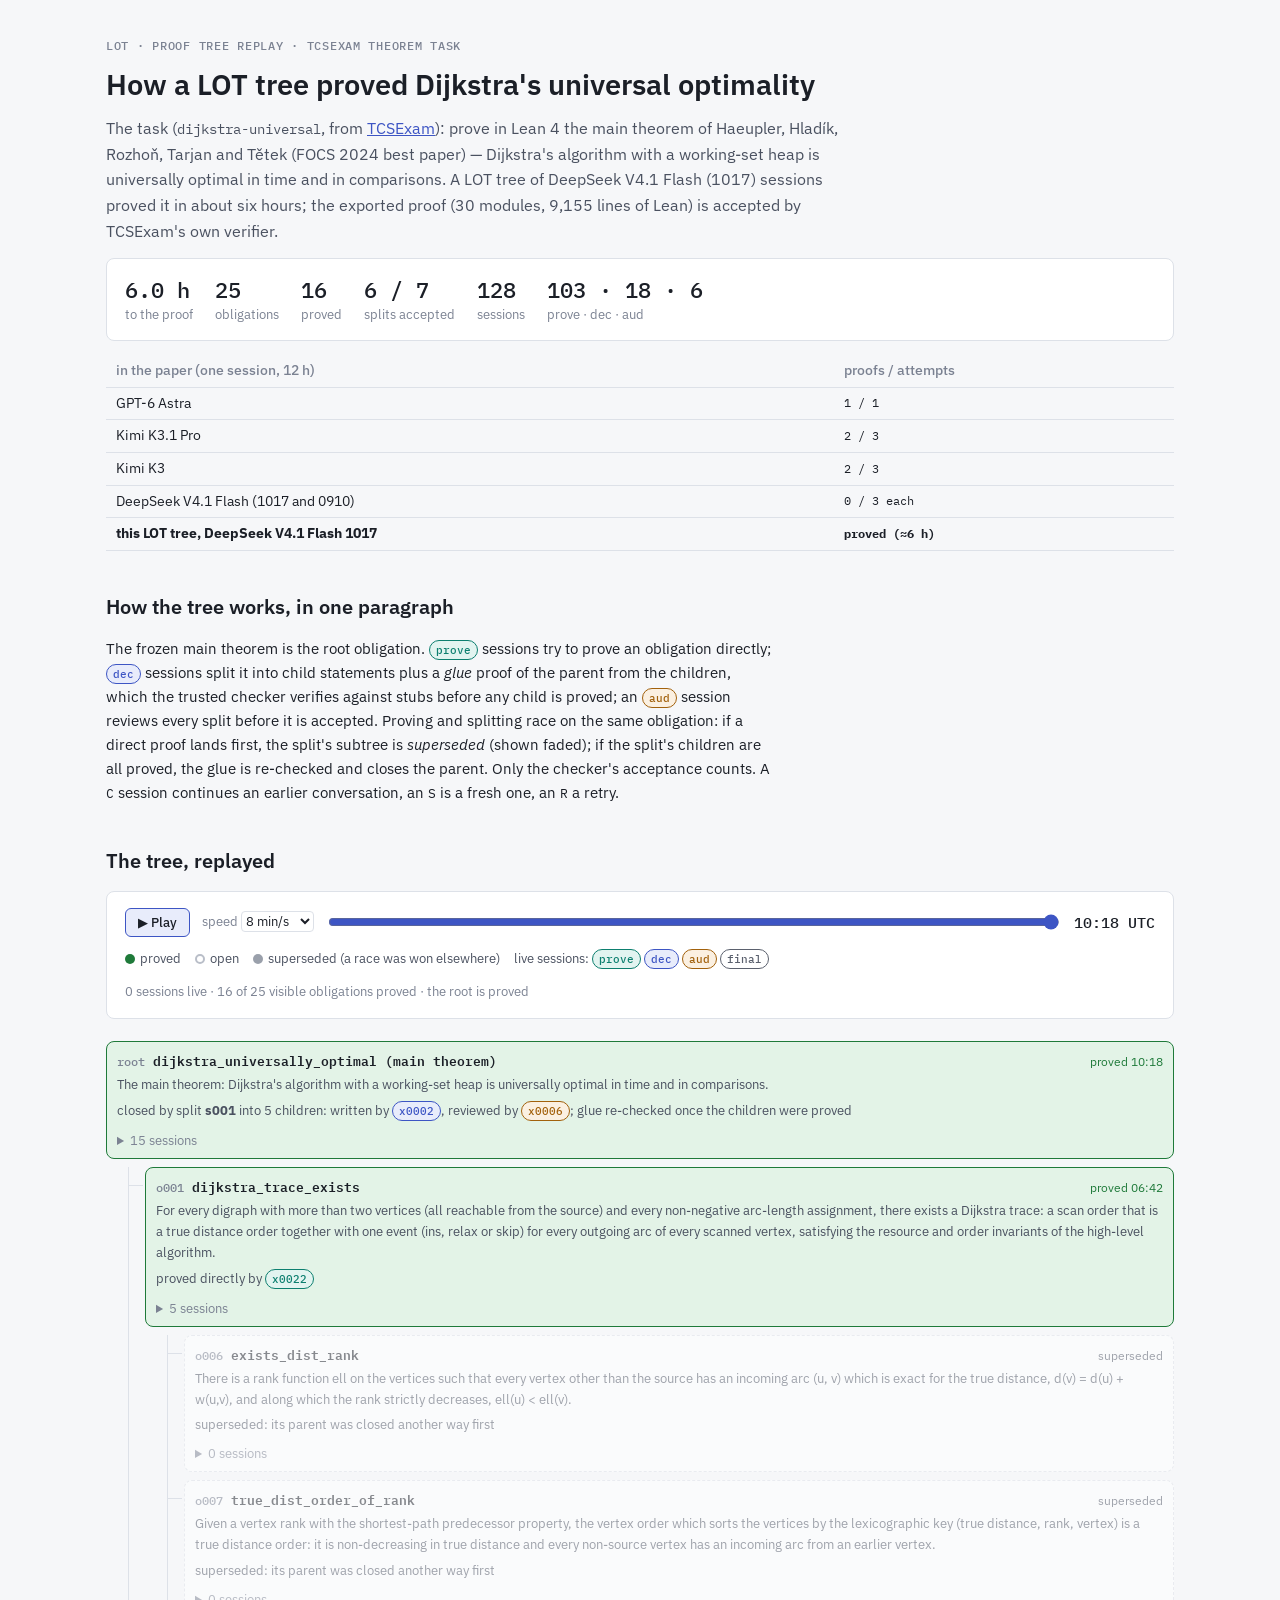
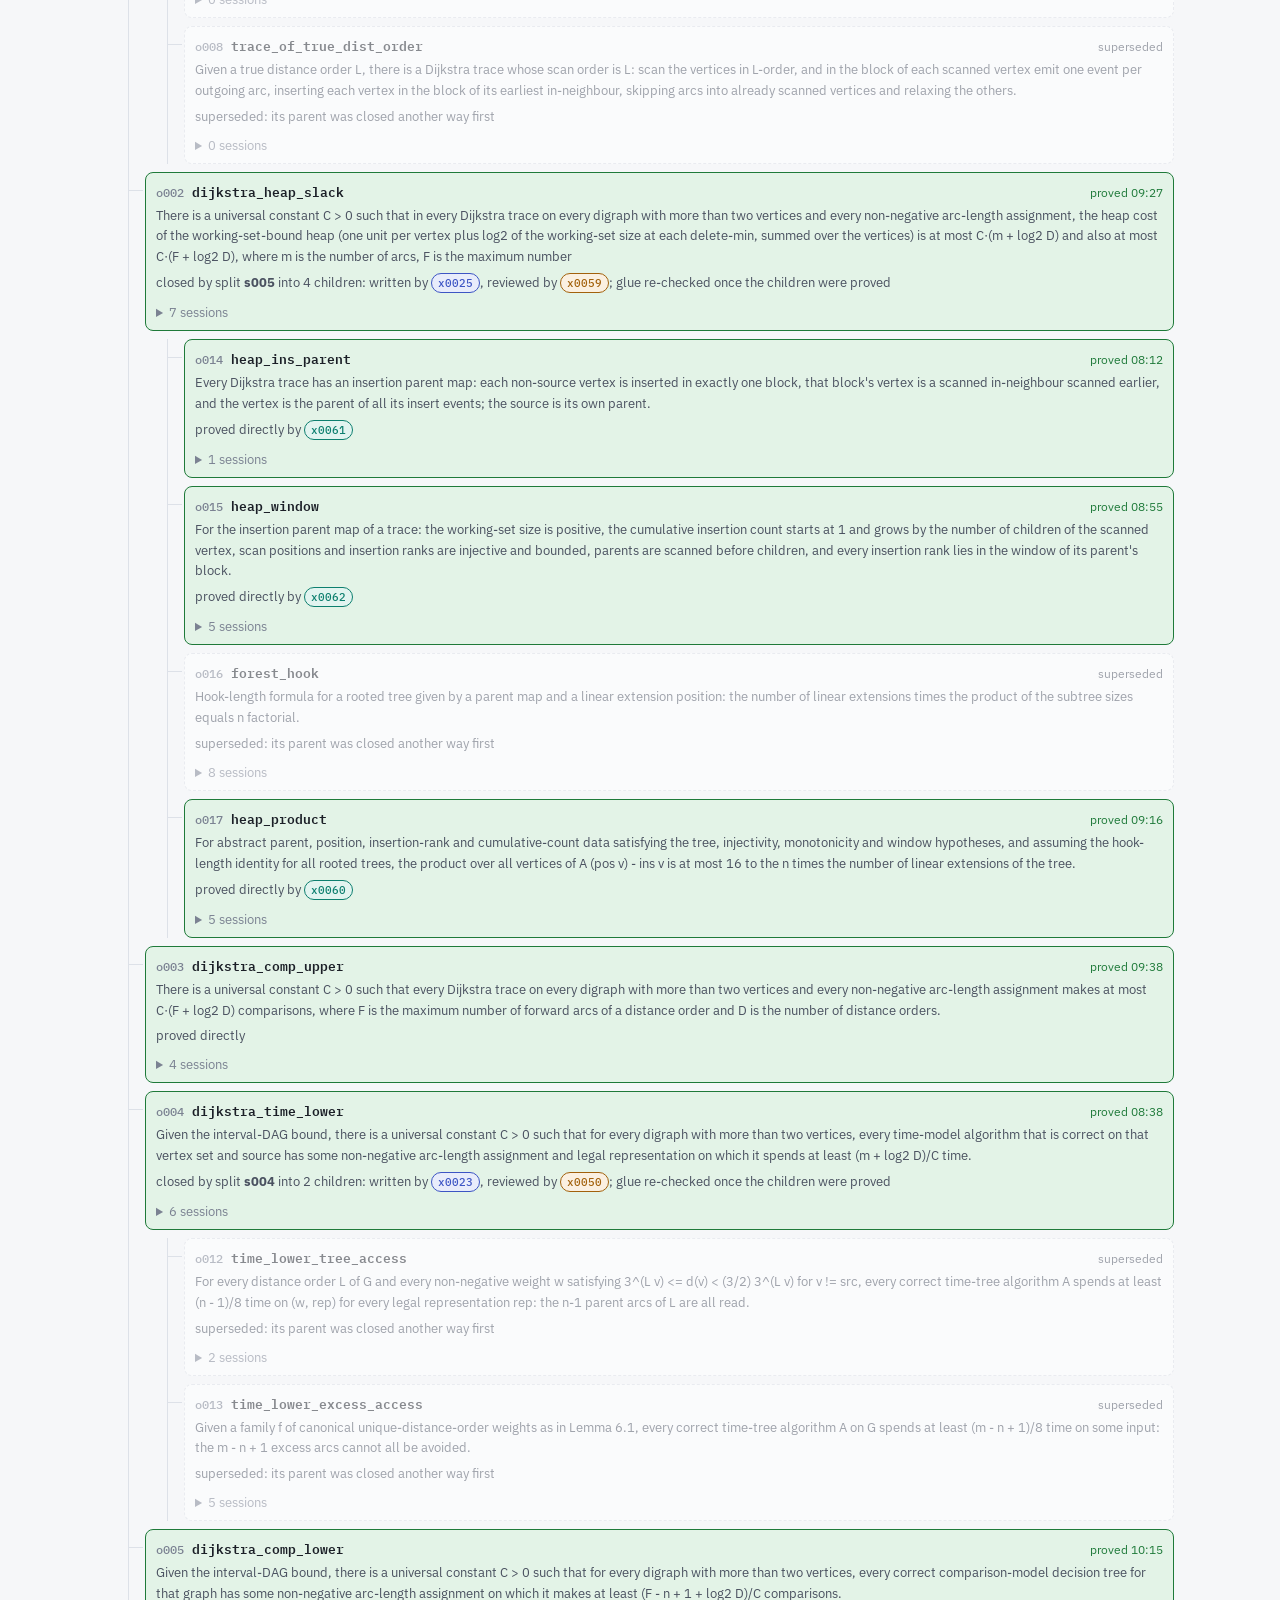
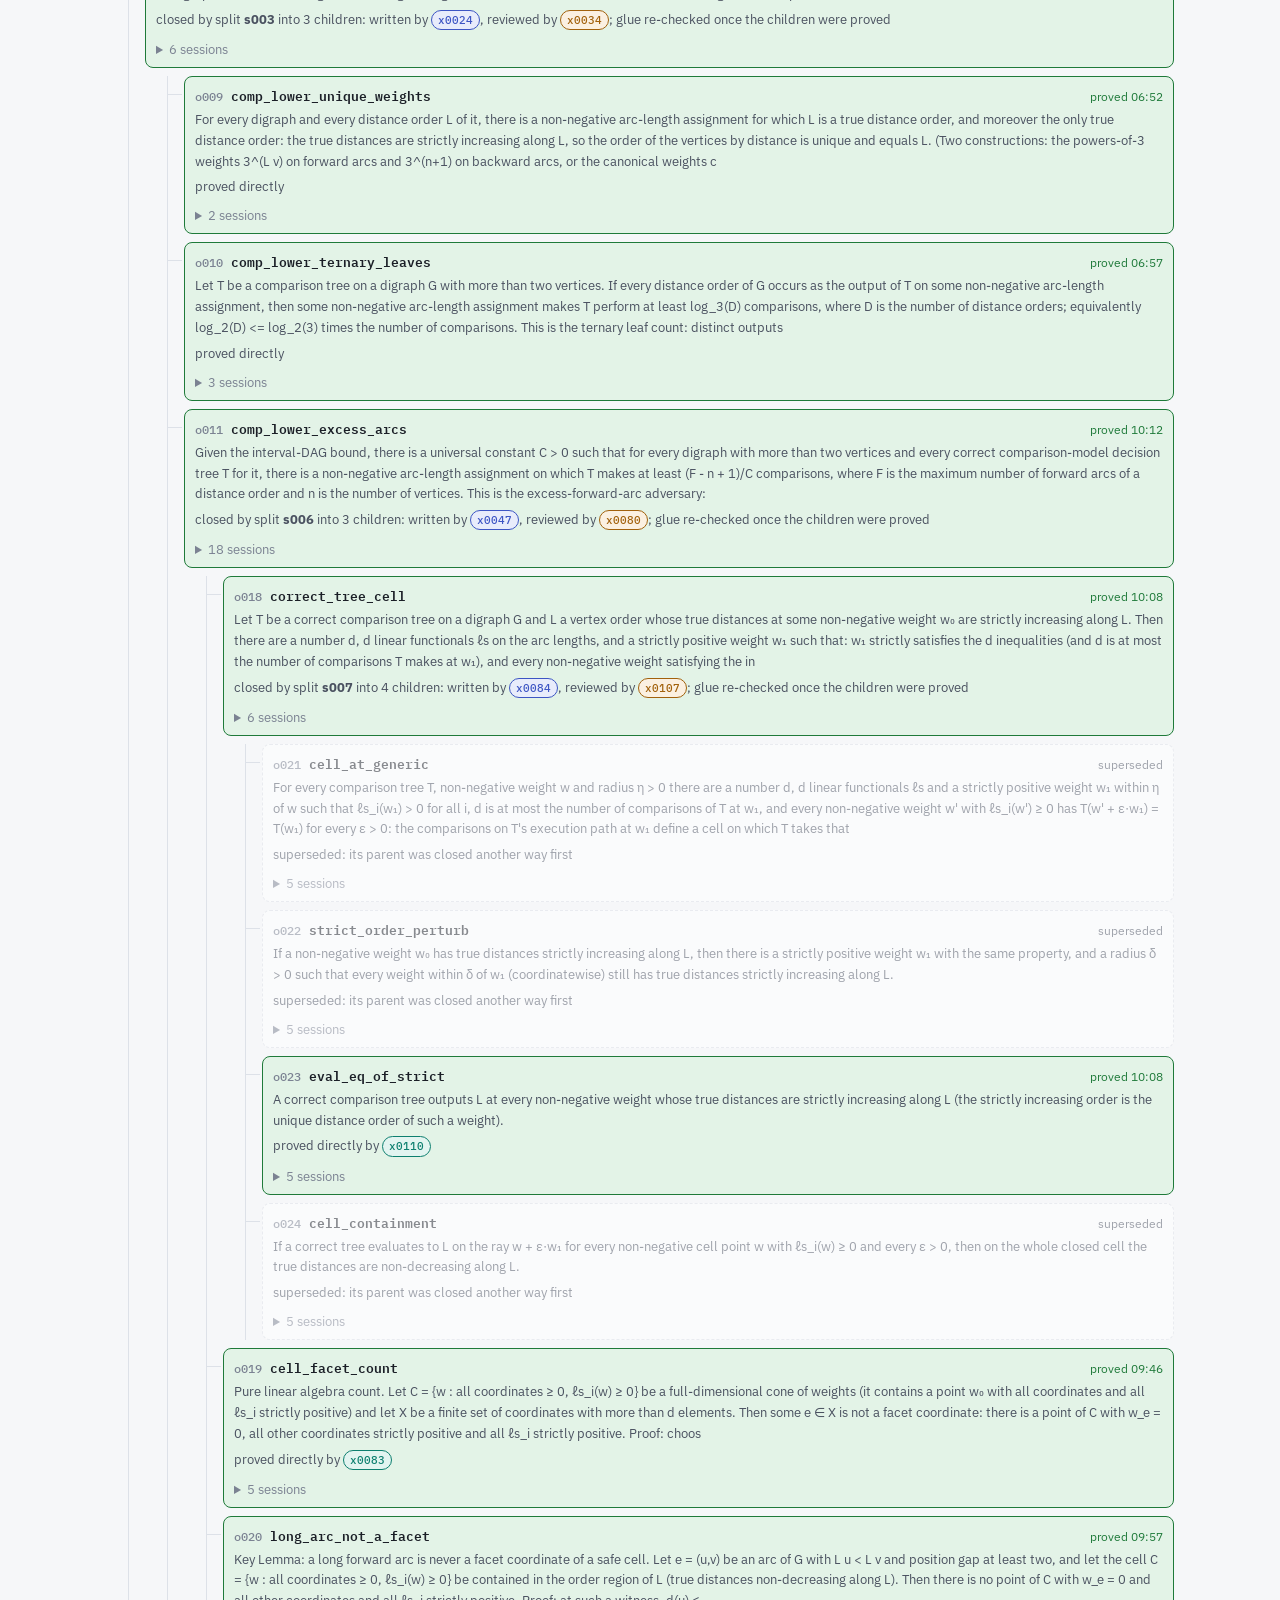
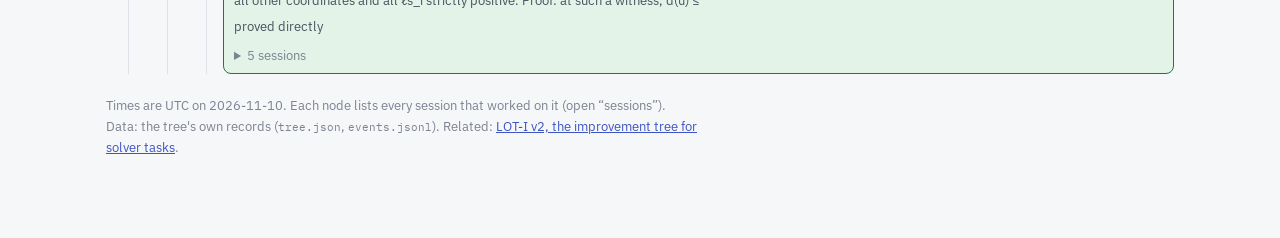
<file: lot-dijkstra.html>
<!DOCTYPE html>
<html lang="en">
<head>
<meta charset="utf-8">
<meta name="viewport" content="width=device-width, initial-scale=1">
<title>LOT Proof Tree Replay</title>
<link rel="stylesheet" href="https://fonts.googleapis.com/css2?family=IBM+Plex+Mono:wght@400;500&family=IBM+Plex+Sans:wght@400;500;600&display=swap">
<style>
*{box-sizing:border-box}body{margin:0}[hidden]{display:none!important}
:root{--bg:#f6f7f9;--panel:#fff;--ink:#1b1f27;--ink2:#4a5160;--muted:#7b8292;--line:#dde1e8;--grid:#eceff3;
 --prove:#0d7f6f;--prove-soft:#e2f4f0;--dec:#3d55c4;--dec-soft:#e8ecfb;--aud:#a2610c;--aud-soft:#fbf0e1;--fin:#5b616e;
 --ok:#1f7a3a;--ok-soft:#e3f3e7;--sup:#9aa0ab;--open:#b9bec8;
 --sans:"IBM Plex Sans",system-ui,sans-serif;--mono:"IBM Plex Mono",ui-monospace,Menlo,monospace}
@media (prefers-color-scheme:dark){:root:not([data-theme="light"]){--bg:#13161b;--panel:#1b1f26;--ink:#e7e9ee;--ink2:#b3b8c3;--muted:#868d9b;--line:#2d333d;--grid:#242a33;
 --prove:#43c2ad;--prove-soft:#16332e;--dec:#8399f2;--dec-soft:#222a45;--aud:#e0a24a;--aud-soft:#3a2c17;--fin:#a3a9b5;--ok:#5cc47a;--ok-soft:#173022;--sup:#5d636e;--open:#59606c;color-scheme:dark}}
:root[data-theme="dark"]{--bg:#13161b;--panel:#1b1f26;--ink:#e7e9ee;--ink2:#b3b8c3;--muted:#868d9b;--line:#2d333d;--grid:#242a33;
 --prove:#43c2ad;--prove-soft:#16332e;--dec:#8399f2;--dec-soft:#222a45;--aud:#e0a24a;--aud-soft:#3a2c17;--fin:#a3a9b5;--ok:#5cc47a;--ok-soft:#173022;--sup:#5d636e;--open:#59606c;color-scheme:dark}
body{background:var(--bg);color:var(--ink);font:15px/1.6 var(--sans)}
.wrap{max-width:1100px;margin:0 auto;padding:40px max(16px,env(safe-area-inset-left,0px)) 80px;display:flex;flex-direction:column;gap:40px}
h1{font-size:29px;line-height:1.25;margin:0;font-weight:600;text-wrap:balance}h2{font-size:20px;margin:0;font-weight:600}
p{margin:0;max-width:74ch}a{color:var(--dec)}code,.mono{font-family:var(--mono);font-size:.86em}
.eyebrow{font:500 12px/1 var(--mono);letter-spacing:.06em;text-transform:uppercase;color:var(--muted)}
header,section{display:flex;flex-direction:column;gap:14px}.lede{color:var(--ink2);font-size:16px}
.panel{background:var(--panel);border:1px solid var(--line);border-radius:8px;padding:16px 18px}
.kpis{display:flex;flex-wrap:wrap;gap:22px}.kpis div{display:flex;flex-direction:column}.kpis b{font:500 22px var(--mono)}.kpis span{font-size:12.5px;color:var(--muted)}
.chip{display:inline-block;font:500 11px/1.65 var(--mono);padding:0 6px;border-radius:999px;border:1px solid;white-space:nowrap}
.chip.prove{color:var(--prove);border-color:var(--prove);background:var(--prove-soft)}
.chip.dec{color:var(--dec);border-color:var(--dec);background:var(--dec-soft)}
.chip.aud{color:var(--aud);border-color:var(--aud);background:var(--aud-soft)}
.chip.final{color:var(--fin);border-color:var(--fin)}
.legend{display:flex;flex-wrap:wrap;gap:14px;font-size:13px;color:var(--ink2);align-items:center}
.dot{display:inline-block;width:10px;height:10px;border-radius:50%;margin-right:5px;vertical-align:-1px}
.dot.accepted{background:var(--ok)}.dot.superseded{background:var(--sup)}.dot.open{background:transparent;border:2px solid var(--open)}
.controls{display:flex;flex-wrap:wrap;gap:12px;align-items:center}
.controls button{font:500 13px var(--sans);padding:5px 12px;border-radius:6px;border:1px solid var(--dec);background:var(--dec-soft);color:var(--ink);cursor:pointer}
.controls select{font:13px var(--sans);background:var(--panel);color:var(--ink);border:1px solid var(--line);border-radius:4px}
#slider{flex:1;min-width:200px;accent-color:var(--dec)}#clock{font:500 15px var(--mono)}
/* the tree */
.tree,.tree ul{list-style:none;margin:0;padding:0}
.tree ul{margin-left:22px;padding-left:16px;border-left:1px solid var(--line)}
.tree li{position:relative;margin:8px 0}
.tree ul>li::before{content:"";position:absolute;left:-16px;top:18px;width:14px;border-top:1px solid var(--line)}
.node{border:1px solid var(--line);border-radius:8px;background:var(--panel);padding:8px 10px;transition:opacity .25s,border-color .25s,background .25s}
.node.accepted{border-color:var(--ok);background:var(--ok-soft)}
.node.superseded{opacity:.5;border-style:dashed}
.node.unborn{display:none}
.node .hd{display:flex;flex-wrap:wrap;gap:8px;align-items:baseline}
.node .id{font:500 12px var(--mono);color:var(--muted)}.node .nm{font:600 13px var(--mono);word-break:break-word}
.node .st{font-size:12px;color:var(--ink2);margin-left:auto}
.node .nl{font-size:13px;color:var(--ink2);margin-top:3px}
.node .how{font-size:12.5px;margin-top:4px;color:var(--ink2)}
.node .live{display:flex;flex-wrap:wrap;gap:4px;margin-top:5px;min-height:0}
.node details{margin-top:4px;font-size:12.5px}.node summary{cursor:pointer;color:var(--muted)}
.stbl{border-collapse:collapse;width:100%;margin-top:4px;font-size:12px}
.stbl th{font-weight:500;color:var(--muted);text-align:left;border-bottom:1px solid var(--line);padding:3px 6px}
.stbl td{border-bottom:1px solid var(--line);padding:3px 6px;font-family:var(--mono);font-size:11.5px}
.r-accepted,.r-split_ok,.r-reviewed{color:var(--ok)}.r-superseded,.r-cancelled{color:var(--muted)}
.foot{font-size:13px;color:var(--muted)}
table.cmp{border-collapse:collapse;font-size:13.5px}table.cmp td,table.cmp th{border-bottom:1px solid var(--line);padding:5px 10px;text-align:left}
table.cmp th{font-weight:500;color:var(--muted)}
</style>
</head>
<body>
<div class="wrap">
<header>
  <div class="eyebrow">LOT · proof tree replay · TCSExam theorem task</div>
  <h1>How a LOT tree proved Dijkstra's universal optimality</h1>
  <p class="lede">The task (<code>dijkstra-universal</code>, from <a href="https://arxiv.org/abs/2611.07962">TCSExam</a>):
  prove in Lean 4 the main theorem of Haeupler, Hladík, Rozhoň, Tarjan and Tětek (FOCS 2024 best paper) &mdash;
  Dijkstra's algorithm with a working-set heap is universally optimal in time and in comparisons. A LOT tree of
  DeepSeek V4.1 Flash (1017) sessions proved it in about six hours; the exported proof (30 modules, 9,155 lines of
  Lean) is accepted by TCSExam's own verifier.</p>
  <div class="panel kpis" id="kpis"></div>
  <table class="cmp"><tr><th>in the paper (one session, 12 h)</th><th>proofs / attempts</th></tr>
    <tr><td>GPT-6 Astra</td><td class="mono">1 / 1</td></tr><tr><td>Kimi K3.1 Pro</td><td class="mono">2 / 3</td></tr>
    <tr><td>Kimi K3</td><td class="mono">2 / 3</td></tr><tr><td>DeepSeek V4.1 Flash (1017 and 0910)</td><td class="mono">0 / 3 each</td></tr>
    <tr><td><b>this LOT tree, DeepSeek V4.1 Flash 1017</b></td><td class="mono"><b>proved (≈6 h)</b></td></tr></table>
</header>

<section>
  <h2>How the tree works, in one paragraph</h2>
  <p>The frozen main theorem is the root obligation. <span class="chip prove">prove</span> sessions try to prove an
  obligation directly; <span class="chip dec">dec</span> sessions split it into child statements plus a <em>glue</em>
  proof of the parent from the children, which the trusted checker verifies against stubs before any child is proved;
  an <span class="chip aud">aud</span> session reviews every split before it is accepted. Proving and splitting race on
  the same obligation: if a direct proof lands first, the split's subtree is <em>superseded</em> (shown faded); if the
  split's children are all proved, the glue is re-checked and closes the parent. Only the checker's acceptance counts.
  A <code>C</code> session continues an earlier conversation, an <code>S</code> is a fresh one, an <code>R</code> a retry.</p>
</section>

<section>
  <h2>The tree, replayed</h2>
  <div class="panel" style="display:flex;flex-direction:column;gap:12px">
    <div class="controls">
      <button id="play" type="button">&#9654; Play</button>
      <label class="foot">speed <select id="speed"><option value="3">3 min/s</option><option value="8" selected>8 min/s</option><option value="20">20 min/s</option></select></label>
      <input id="slider" type="range" min="0" step="0.5" aria-label="time">
      <span id="clock">04:16</span>
    </div>
    <div class="legend"><span><span class="dot accepted"></span>proved</span><span><span class="dot open"></span>open</span>
      <span><span class="dot superseded"></span>superseded (a race was won elsewhere)</span>
      <span>live sessions: <span class="chip prove">prove</span> <span class="chip dec">dec</span> <span class="chip aud">aud</span> <span class="chip final">final</span></span></div>
    <div id="status" class="foot"></div>
  </div>
  <ul class="tree" id="tree"></ul>
  <p class="foot">Times are UTC on 2026-11-10. Each node lists every session that worked on it (open “sessions”). Data:
  the tree's own records (<code>tree.json</code>, <code>events.jsonl</code>). Related: <a href="loti-v2.html">LOT-I v2, the
  improvement tree for solver tasks</a>.</p>
</section>
</div>
<script>
const D = {"meta":{"task":"dijkstra-universal","start_utc":"04:16","end_min":362.9,"model":"DeepSeek V4.1 Flash 1017","result":"proved"},"nodes":[{"id":"root","parent":null,"depth":0,"name":"dijkstra_universally_optimal (main theorem)","nl":"The main theorem: Dijkstra's algorithm with a working-set heap is universally optimal in time and in comparisons.","state":"accepted","how":"split s001","born":0.0,"done":362.7,"options":["x0001","x0002","x0003","x0004","x0005","x0006","x0031","x0032","x0033","x0044","x0045","x0046","x0105","x0106","x0128"],"deps":[]},{"id":"o001","parent":"root","depth":1,"name":"dijkstra_trace_exists","nl":"For every digraph with more than two vertices (all reachable from the source) and every non-negative arc-length assignment, there exists a Dijkstra trace: a scan order that is a true distance order together with one event (ins, relax or skip) for every outgoing arc of every scanned vertex, satisfying the resource and order invariants of the high-level algorithm.","state":"accepted","how":"direct proof","born":112.4,"done":146.4,"options":["x0010","x0021","x0022","x0026","x0027"],"deps":[]},{"id":"o002","parent":"root","depth":1,"name":"dijkstra_heap_slack","nl":"There is a universal constant C > 0 such that in every Dijkstra trace on every digraph with more than two vertices and every non-negative arc-length assignment, the heap cost of the working-set-bound heap (one unit per vertex plus log2 of the working-set size at each delete-min, summed over the vertices) is at most C\u00b7(m + log2 D) and also at most C\u00b7(F + log2 D), where m is the number of arcs, F is the maximum number ","state":"accepted","how":"split s005","born":112.4,"done":311.8,"options":["x0007","x0012","x0013","x0014","x0025","x0059","x0077"],"deps":[]},{"id":"o003","parent":"root","depth":1,"name":"dijkstra_comp_upper","nl":"There is a universal constant C > 0 such that every Dijkstra trace on every digraph with more than two vertices and every non-negative arc-length assignment makes at most C\u00b7(F + log2 D) comparisons, where F is the maximum number of forward arcs of a distance order and D is the number of distance orders.","state":"accepted","how":"direct proof","born":112.4,"done":322.2,"options":["x0011","x0028","x0029","x0030"],"deps":["o002"]},{"id":"o004","parent":"root","depth":1,"name":"dijkstra_time_lower","nl":"Given the interval-DAG bound, there is a universal constant C > 0 such that for every digraph with more than two vertices, every time-model algorithm that is correct on that vertex set and source has some non-negative arc-length assignment and legal representation on which it spends at least (m + log2 D)/C time.","state":"accepted","how":"split s004","born":112.4,"done":262.4,"options":["x0008","x0015","x0016","x0017","x0023","x0050"],"deps":[]},{"id":"o005","parent":"root","depth":1,"name":"dijkstra_comp_lower","nl":"Given the interval-DAG bound, there is a universal constant C > 0 such that for every digraph with more than two vertices, every correct comparison-model decision tree for that graph has some non-negative arc-length assignment on which it makes at least (F - n + 1 + log2 D)/C comparisons.","state":"accepted","how":"split s003","born":112.4,"done":359.3,"options":["x0009","x0018","x0019","x0020","x0024","x0034"],"deps":[]},{"id":"o006","parent":"o001","depth":2,"name":"exists_dist_rank","nl":"There is a rank function ell on the vertices such that every vertex other than the source has an incoming arc (u, v) which is exact for the true distance, d(v) = d(u) + w(u,v), and along which the rank strictly decreases, ell(u) < ell(v).","state":"superseded","how":"","born":null,"done":null,"options":[],"deps":[]},{"id":"o007","parent":"o001","depth":2,"name":"true_dist_order_of_rank","nl":"Given a vertex rank with the shortest-path predecessor property, the vertex order which sorts the vertices by the lexicographic key (true distance, rank, vertex) is a true distance order: it is non-decreasing in true distance and every non-source vertex has an incoming arc from an earlier vertex.","state":"superseded","how":"","born":null,"done":null,"options":[],"deps":[]},{"id":"o008","parent":"o001","depth":2,"name":"trace_of_true_dist_order","nl":"Given a true distance order L, there is a Dijkstra trace whose scan order is L: scan the vertices in L-order, and in the block of each scanned vertex emit one event per outgoing arc, inserting each vertex in the block of its earliest in-neighbour, skipping arcs into already scanned vertices and relaxing the others.","state":"superseded","how":"","born":null,"done":null,"options":[],"deps":[]},{"id":"o009","parent":"o005","depth":2,"name":"comp_lower_unique_weights","nl":"For every digraph and every distance order L of it, there is a non-negative arc-length assignment for which L is a true distance order, and moreover the only true distance order: the true distances are strictly increasing along L, so the order of the vertices by distance is unique and equals L. (Two constructions: the powers-of-3 weights 3^(L v) on forward arcs and 3^(n+1) on backward arcs, or the canonical weights c","state":"accepted","how":"direct proof","born":165.2,"done":156.8,"options":["x0036","x0041"],"deps":[]},{"id":"o010","parent":"o005","depth":2,"name":"comp_lower_ternary_leaves","nl":"Let T be a comparison tree on a digraph G with more than two vertices. If every distance order of G occurs as the output of T on some non-negative arc-length assignment, then some non-negative arc-length assignment makes T perform at least log_3(D) comparisons, where D is the number of distance orders; equivalently log_2(D) <= log_2(3) times the number of comparisons. This is the ternary leaf count: distinct outputs ","state":"accepted","how":"direct proof","born":165.2,"done":161.0,"options":["x0037","x0042","x0043"],"deps":[]},{"id":"o011","parent":"o005","depth":2,"name":"comp_lower_excess_arcs","nl":"Given the interval-DAG bound, there is a universal constant C > 0 such that for every digraph with more than two vertices and every correct comparison-model decision tree T for it, there is a non-negative arc-length assignment on which T makes at least (F - n + 1)/C comparisons, where F is the maximum number of forward arcs of a distance order and n is the number of vertices. This is the excess-forward-arc adversary:","state":"accepted","how":"split s006","born":165.2,"done":356.1,"options":["x0035","x0038","x0039","x0040","x0047","x0048","x0049","x0053","x0054","x0075","x0076","x0080","x0098","x0099","x0100","x0101","x0102","x0103"],"deps":[]},{"id":"o012","parent":"o004","depth":2,"name":"time_lower_tree_access","nl":"For every distance order L of G and every non-negative weight w satisfying 3^(L v) <= d(v) < (3/2) 3^(L v) for v != src, every correct time-tree algorithm A spends at least (n - 1)/8 time on (w, rep) for every legal representation rep: the n-1 parent arcs of L are all read.","state":"superseded","how":"","born":200.2,"done":null,"options":["x0052","x0056"],"deps":[]},{"id":"o013","parent":"o004","depth":2,"name":"time_lower_excess_access","nl":"Given a family f of canonical unique-distance-order weights as in Lemma 6.1, every correct time-tree algorithm A on G spends at least (m - n + 1)/8 time on some input: the m - n + 1 excess arcs cannot all be avoided.","state":"superseded","how":"","born":200.2,"done":null,"options":["x0051","x0055","x0057","x0058","x0065"],"deps":[]},{"id":"o014","parent":"o002","depth":2,"name":"heap_ins_parent","nl":"Every Dijkstra trace has an insertion parent map: each non-source vertex is inserted in exactly one block, that block's vertex is a scanned in-neighbour scanned earlier, and the vertex is the parent of all its insert events; the source is its own parent.","state":"accepted","how":"direct proof","born":221.9,"done":236.0,"options":["x0061"],"deps":[]},{"id":"o015","parent":"o002","depth":2,"name":"heap_window","nl":"For the insertion parent map of a trace: the working-set size is positive, the cumulative insertion count starts at 1 and grows by the number of children of the scanned vertex, scan positions and insertion ranks are injective and bounded, parents are scanned before children, and every insertion rank lies in the window of its parent's block.","state":"accepted","how":"direct proof","born":221.9,"done":279.0,"options":["x0062","x0067","x0071","x0072","x0073"],"deps":[]},{"id":"o016","parent":"o002","depth":2,"name":"forest_hook","nl":"Hook-length formula for a rooted tree given by a parent map and a linear extension position: the number of linear extensions times the product of the subtree sizes equals n factorial.","state":"superseded","how":"","born":221.9,"done":null,"options":["x0064","x0069","x0074","x0078","x0079","x0092","x0093","x0094"],"deps":[]},{"id":"o017","parent":"o002","depth":2,"name":"heap_product","nl":"For abstract parent, position, insertion-rank and cumulative-count data satisfying the tree, injectivity, monotonicity and window hypotheses, and assuming the hook-length identity for all rooted trees, the product over all vertices of A (pos v) - ins v is at most 16 to the n times the number of linear extensions of the tree.","state":"accepted","how":"direct proof","born":221.9,"done":300.4,"options":["x0060","x0063","x0066","x0068","x0070"],"deps":[]},{"id":"o018","parent":"o011","depth":3,"name":"correct_tree_cell","nl":"Let T be a correct comparison tree on a digraph G and L a vertex order whose true distances at some non-negative weight w\u2080 are strictly increasing along L. Then there are a number d, d linear functionals \u2113s on the arc lengths, and a strictly positive weight w\u2081 such that: w\u2081 strictly satisfies the d inequalities (and d is at most the number of comparisons T makes at w\u2081), and every non-negative weight satisfying the in","state":"accepted","how":"split s007","born":293.2,"done":352.7,"options":["x0081","x0084","x0086","x0087","x0088","x0107"],"deps":[]},{"id":"o019","parent":"o011","depth":3,"name":"cell_facet_count","nl":"Pure linear algebra count. Let C = {w : all coordinates \u2265 0, \u2113s_i(w) \u2265 0} be a full-dimensional cone of weights (it contains a point w\u2080 with all coordinates and all \u2113s_i strictly positive) and let X be a finite set of coordinates with more than d elements. Then some e \u2208 X is not a facet coordinate: there is a point of C with w_e = 0, all other coordinates strictly positive and all \u2113s_i strictly positive. Proof: choos","state":"accepted","how":"direct proof","born":293.2,"done":330.5,"options":["x0083","x0095","x0096","x0097","x0104"],"deps":[]},{"id":"o020","parent":"o011","depth":3,"name":"long_arc_not_a_facet","nl":"Key Lemma: a long forward arc is never a facet coordinate of a safe cell. Let e = (u,v) be an arc of G with L u < L v and position gap at least two, and let the cell C = {w : all coordinates \u2265 0, \u2113s_i(w) \u2265 0} be contained in the order region of L (true distances non-decreasing along L). Then there is no point of C with w_e = 0 and all other coordinates and all \u2113s_i strictly positive. Proof: at such a witness, d(u) \u2264 ","state":"accepted","how":"direct proof","born":293.2,"done":341.0,"options":["x0082","x0085","x0089","x0090","x0091"],"deps":[]},{"id":"o021","parent":"o018","depth":4,"name":"cell_at_generic","nl":"For every comparison tree T, non-negative weight w and radius \u03b7 > 0 there are a number d, d linear functionals \u2113s and a strictly positive weight w\u2081 within \u03b7 of w such that \u2113s_i(w\u2081) > 0 for all i, d is at most the number of comparisons of T at w\u2081, and every non-negative weight w' with \u2113s_i(w') \u2265 0 has T(w' + \u03b5\u00b7w\u2081) = T(w\u2081) for every \u03b5 > 0: the comparisons on T's execution path at w\u2081 define a cell on which T takes that ","state":"superseded","how":"","born":340.7,"done":null,"options":["x0108","x0112","x0113","x0114","x0117"],"deps":[]},{"id":"o022","parent":"o018","depth":4,"name":"strict_order_perturb","nl":"If a non-negative weight w\u2080 has true distances strictly increasing along L, then there is a strictly positive weight w\u2081 with the same property, and a radius \u03b4 > 0 such that every weight within \u03b4 of w\u2081 (coordinatewise) still has true distances strictly increasing along L.","state":"superseded","how":"","born":340.7,"done":null,"options":["x0109","x0115","x0116","x0118","x0120"],"deps":[]},{"id":"o023","parent":"o018","depth":4,"name":"eval_eq_of_strict","nl":"A correct comparison tree outputs L at every non-negative weight whose true distances are strictly increasing along L (the strictly increasing order is the unique distance order of such a weight).","state":"accepted","how":"direct proof","born":340.7,"done":352.5,"options":["x0110","x0119","x0121","x0122","x0124"],"deps":[]},{"id":"o024","parent":"o018","depth":4,"name":"cell_containment","nl":"If a correct tree evaluates to L on the ray w + \u03b5\u00b7w\u2081 for every non-negative cell point w with \u2113s_i(w) \u2265 0 and every \u03b5 > 0, then on the whole closed cell the true distances are non-decreasing along L.","state":"superseded","how":"","born":340.7,"done":null,"options":["x0111","x0123","x0125","x0126","x0127"],"deps":[]}],"splits":[{"id":"s001","parent":"root","author":"x0002","audit":"x0006","children":["o001","o002","o003","o004","o005"],"reused":[],"status":"accepted","at":112.4},{"id":"s002","parent":"o001","author":"x0026","audit":null,"children":["o006","o007","o008"],"reused":[],"status":"superseded","at":null},{"id":"s003","parent":"o005","author":"x0024","audit":"x0034","children":["o009","o010","o011"],"reused":[],"status":"accepted","at":165.2},{"id":"s004","parent":"o004","author":"x0023","audit":"x0050","children":["o012","o013"],"reused":[],"status":"accepted","at":200.2},{"id":"s005","parent":"o002","author":"x0025","audit":"x0059","children":["o014","o015","o016","o017"],"reused":[],"status":"accepted","at":221.9},{"id":"s006","parent":"o011","author":"x0047","audit":"x0080","children":["o018","o019","o020"],"reused":[],"status":"accepted","at":293.2},{"id":"s007","parent":"o018","author":"x0084","audit":"x0107","children":["o021","o022","o023","o024"],"reused":[],"status":"accepted","at":340.7}],"options":[{"id":"x0001","obl":"root","role":"prove","kind":"S","pred":null,"t0":0.1,"t1":185.2,"reason":"shutdown","split":null},{"id":"x0002","obl":"root","role":"dec","kind":"S","pred":null,"t0":0.1,"t1":89.6,"reason":"split_ok","split":null},{"id":"x0003","obl":"root","role":"prove","kind":"S","pred":null,"t0":0.1,"t1":112.9,"reason":"shutdown","split":null},{"id":"x0004","obl":"root","role":"prove","kind":"S","pred":null,"t0":0.1,"t1":112.9,"reason":"shutdown","split":null},{"id":"x0005","obl":"root","role":"prove","kind":"S","pred":null,"t0":0.2,"t1":112.9,"reason":"shutdown","split":null},{"id":"x0006","obl":"root","role":"aud","kind":"S","pred":null,"t0":89.6,"t1":112.6,"reason":"reviewed","split":"s001"},{"id":"x0007","obl":"o002","role":"prove","kind":"S","pred":null,"t0":89.6,"t1":288.8,"reason":"shutdown","split":null},{"id":"x0008","obl":"o004","role":"prove","kind":"S","pred":null,"t0":89.6,"t1":262.7,"reason":"accepted","split":null},{"id":"x0009","obl":"o005","role":"prove","kind":"S","pred":null,"t0":89.6,"t1":189.8,"reason":"natural_exit","split":null},{"id":"x0010","obl":"o001","role":"prove","kind":"S","pred":null,"t0":89.6,"t1":146.7,"reason":"superseded","split":null},{"id":"x0011","obl":"o003","role":"prove","kind":"S","pred":null,"t0":89.6,"t1":134.3,"reason":"conditional","split":null},{"id":"x0012","obl":"o002","role":"prove","kind":"S","pred":null,"t0":89.9,"t1":213.5,"reason":"shutdown","split":null},{"id":"x0013","obl":"o002","role":"prove","kind":"S","pred":null,"t0":89.9,"t1":213.2,"reason":"shutdown","split":null},{"id":"x0014","obl":"o002","role":"prove","kind":"S","pred":null,"t0":89.9,"t1":212.9,"reason":"shutdown","split":null},{"id":"x0015","obl":"o004","role":"prove","kind":"S","pred":null,"t0":89.9,"t1":200.5,"reason":"shutdown","split":null},{"id":"x0016","obl":"o004","role":"prove","kind":"S","pred":null,"t0":89.9,"t1":200.5,"reason":"shutdown","split":null},{"id":"x0017","obl":"o004","role":"prove","kind":"S","pred":null,"t0":89.9,"t1":188.3,"reason":"shutdown","split":null},{"id":"x0018","obl":"o005","role":"prove","kind":"S","pred":null,"t0":90.2,"t1":175.6,"reason":"natural_exit","split":null},{"id":"x0019","obl":"o005","role":"prove","kind":"S","pred":null,"t0":90.2,"t1":182.9,"reason":"natural_exit","split":null},{"id":"x0020","obl":"o005","role":"prove","kind":"S","pred":null,"t0":90.2,"t1":173.4,"reason":"natural_exit","split":null},{"id":"x0021","obl":"o001","role":"prove","kind":"S","pred":null,"t0":90.2,"t1":146.7,"reason":"superseded","split":null},{"id":"x0022","obl":"o001","role":"prove","kind":"S","pred":null,"t0":90.2,"t1":146.5,"reason":"accepted","split":null},{"id":"x0023","obl":"o004","role":"dec","kind":"S","pred":null,"t0":112.6,"t1":179.9,"reason":"split_ok","split":null},{"id":"x0024","obl":"o005","role":"dec","kind":"S","pred":null,"t0":112.6,"t1":150.3,"reason":"split_ok","split":null},{"id":"x0025","obl":"o002","role":"dec","kind":"S","pred":null,"t0":112.6,"t1":212.7,"reason":"split_ok","split":null},{"id":"x0026","obl":"o001","role":"dec","kind":"S","pred":null,"t0":112.6,"t1":146.5,"reason":"split_ok","split":null},{"id":"x0027","obl":"o001","role":"prove","kind":"S","pred":null,"t0":112.9,"t1":146.7,"reason":"superseded","split":null},{"id":"x0028","obl":"o003","role":"prove","kind":"S","pred":null,"t0":112.9,"t1":134.6,"reason":"superseded","split":null},{"id":"x0029","obl":"o003","role":"prove","kind":"S","pred":null,"t0":112.9,"t1":134.6,"reason":"superseded","split":null},{"id":"x0030","obl":"o003","role":"prove","kind":"S","pred":null,"t0":133.0,"t1":134.6,"reason":"superseded","split":null},{"id":"x0031","obl":"root","role":"prove","kind":"C","pred":"x0003","t0":134.6,"t1":155.6,"reason":"shutdown","split":null},{"id":"x0032","obl":"root","role":"prove","kind":"C","pred":"x0004","t0":134.6,"t1":155.6,"reason":"shutdown","split":null},{"id":"x0033","obl":"root","role":"prove","kind":"C","pred":"x0005","t0":134.6,"t1":155.6,"reason":"shutdown","split":null},{"id":"x0034","obl":"o005","role":"aud","kind":"S","pred":null,"t0":150.3,"t1":165.3,"reason":"reviewed","split":"s003"},{"id":"x0035","obl":"o011","role":"prove","kind":"S","pred":null,"t0":150.3,"t1":293.8,"reason":"shutdown","split":null},{"id":"x0036","obl":"o009","role":"prove","kind":"S","pred":null,"t0":150.3,"t1":157.1,"reason":"superseded","split":null},{"id":"x0037","obl":"o010","role":"prove","kind":"S","pred":null,"t0":150.3,"t1":161.5,"reason":"superseded","split":null},{"id":"x0038","obl":"o011","role":"prove","kind":"S","pred":null,"t0":150.3,"t1":293.8,"reason":"shutdown","split":null},{"id":"x0039","obl":"o011","role":"prove","kind":"S","pred":null,"t0":155.6,"t1":288.8,"reason":"shutdown","split":null},{"id":"x0040","obl":"o011","role":"prove","kind":"S","pred":null,"t0":155.6,"t1":288.8,"reason":"shutdown","split":null},{"id":"x0041","obl":"o009","role":"prove","kind":"S","pred":null,"t0":155.6,"t1":157.2,"reason":"superseded","split":null},{"id":"x0042","obl":"o010","role":"prove","kind":"S","pred":null,"t0":157.2,"t1":161.5,"reason":"superseded","split":null},{"id":"x0043","obl":"o010","role":"prove","kind":"S","pred":null,"t0":157.2,"t1":161.5,"reason":"superseded","split":null},{"id":"x0044","obl":"root","role":"prove","kind":"C","pred":"x0031","t0":161.5,"t1":337.4,"reason":"shutdown","split":null},{"id":"x0045","obl":"root","role":"prove","kind":"C","pred":"x0032","t0":161.5,"t1":233.0,"reason":"shutdown","split":null},{"id":"x0046","obl":"root","role":"prove","kind":"C","pred":"x0033","t0":161.5,"t1":233.0,"reason":"shutdown","split":null},{"id":"x0047","obl":"o011","role":"dec","kind":"S","pred":null,"t0":165.3,"t1":283.5,"reason":"split_ok","split":null},{"id":"x0048","obl":"o011","role":"prove","kind":"C","pred":"x0020","t0":173.4,"t1":293.8,"reason":"shutdown","split":null},{"id":"x0049","obl":"o011","role":"prove","kind":"C","pred":"x0018","t0":175.7,"t1":293.8,"reason":"shutdown","split":null},{"id":"x0050","obl":"o004","role":"aud","kind":"S","pred":null,"t0":179.9,"t1":200.2,"reason":"reviewed","split":"s004"},{"id":"x0051","obl":"o013","role":"prove","kind":"S","pred":null,"t0":182.9,"t1":262.7,"reason":"cancelled","split":null},{"id":"x0052","obl":"o012","role":"prove","kind":"S","pred":null,"t0":185.2,"t1":262.7,"reason":"cancelled","split":null},{"id":"x0053","obl":"o011","role":"prove","kind":"C","pred":"x0019","t0":188.3,"t1":293.8,"reason":"shutdown","split":null},{"id":"x0054","obl":"o011","role":"prove","kind":"C","pred":"x0009","t0":189.8,"t1":276.3,"reason":"natural_exit","split":null},{"id":"x0055","obl":"o013","role":"dec","kind":"S","pred":null,"t0":200.2,"t1":249.1,"reason":"declined","split":null},{"id":"x0056","obl":"o012","role":"dec","kind":"S","pred":null,"t0":200.2,"t1":262.7,"reason":"cancelled","split":null},{"id":"x0057","obl":"o013","role":"prove","kind":"S","pred":null,"t0":200.5,"t1":262.7,"reason":"cancelled","split":null},{"id":"x0058","obl":"o013","role":"prove","kind":"S","pred":null,"t0":200.5,"t1":262.8,"reason":"cancelled","split":null},{"id":"x0059","obl":"o002","role":"aud","kind":"S","pred":null,"t0":212.7,"t1":222.1,"reason":"reviewed","split":"s005"},{"id":"x0060","obl":"o017","role":"prove","kind":"S","pred":null,"t0":212.9,"t1":300.6,"reason":"accepted","split":null},{"id":"x0061","obl":"o014","role":"prove","kind":"S","pred":null,"t0":213.2,"t1":236.3,"reason":"accepted","split":null},{"id":"x0062","obl":"o015","role":"prove","kind":"S","pred":null,"t0":213.5,"t1":279.3,"reason":"accepted","split":null},{"id":"x0063","obl":"o017","role":"dec","kind":"S","pred":null,"t0":222.1,"t1":300.9,"reason":"superseded","split":null},{"id":"x0064","obl":"o016","role":"prove","kind":"S","pred":null,"t0":233.0,"t1":312.3,"reason":"cancelled","split":null},{"id":"x0065","obl":"o013","role":"prove","kind":"S","pred":null,"t0":233.0,"t1":262.8,"reason":"cancelled","split":null},{"id":"x0066","obl":"o017","role":"prove","kind":"S","pred":null,"t0":236.1,"t1":300.9,"reason":"superseded","split":null},{"id":"x0067","obl":"o015","role":"dec","kind":"S","pred":null,"t0":249.1,"t1":279.3,"reason":"superseded","split":null},{"id":"x0068","obl":"o017","role":"prove","kind":"S","pred":null,"t0":262.4,"t1":300.9,"reason":"superseded","split":null},{"id":"x0069","obl":"o016","role":"dec","kind":"S","pred":null,"t0":262.8,"t1":312.3,"reason":"cancelled","split":null},{"id":"x0070","obl":"o017","role":"prove","kind":"S","pred":null,"t0":262.8,"t1":300.9,"reason":"superseded","split":null},{"id":"x0071","obl":"o015","role":"prove","kind":"S","pred":null,"t0":262.8,"t1":279.3,"reason":"superseded","split":null},{"id":"x0072","obl":"o015","role":"prove","kind":"S","pred":null,"t0":262.8,"t1":279.3,"reason":"superseded","split":null},{"id":"x0073","obl":"o015","role":"prove","kind":"S","pred":null,"t0":262.8,"t1":279.4,"reason":"superseded","split":null},{"id":"x0074","obl":"o016","role":"prove","kind":"S","pred":null,"t0":262.8,"t1":312.3,"reason":"cancelled","split":null},{"id":"x0075","obl":"o011","role":"prove","kind":"S","pred":"x0054","t0":276.3,"t1":297.0,"reason":"shutdown","split":null},{"id":"x0076","obl":"o011","role":"prove","kind":"R","pred":"x0054","t0":279.1,"t1":337.5,"reason":"shutdown","split":null},{"id":"x0077","obl":"o002","role":"prove","kind":"C","pred":"x0014","t0":279.4,"t1":312.0,"reason":"accepted","split":null},{"id":"x0078","obl":"o016","role":"prove","kind":"S","pred":null,"t0":279.4,"t1":312.3,"reason":"cancelled","split":null},{"id":"x0079","obl":"o016","role":"prove","kind":"S","pred":null,"t0":279.4,"t1":312.4,"reason":"cancelled","split":null},{"id":"x0080","obl":"o011","role":"aud","kind":"S","pred":null,"t0":283.5,"t1":293.5,"reason":"reviewed","split":"s006"},{"id":"x0081","obl":"o018","role":"prove","kind":"S","pred":null,"t0":288.9,"t1":353.0,"reason":"accepted","split":null},{"id":"x0082","obl":"o020","role":"prove","kind":"S","pred":null,"t0":288.9,"t1":341.5,"reason":"superseded","split":null},{"id":"x0083","obl":"o019","role":"prove","kind":"S","pred":null,"t0":288.9,"t1":330.7,"reason":"accepted","split":null},{"id":"x0084","obl":"o018","role":"dec","kind":"S","pred":null,"t0":293.5,"t1":332.1,"reason":"split_ok","split":null},{"id":"x0085","obl":"o020","role":"dec","kind":"S","pred":null,"t0":293.5,"t1":341.5,"reason":"superseded","split":null},{"id":"x0086","obl":"o018","role":"prove","kind":"S","pred":null,"t0":293.9,"t1":341.1,"reason":"shutdown","split":null},{"id":"x0087","obl":"o018","role":"prove","kind":"S","pred":null,"t0":293.9,"t1":341.1,"reason":"shutdown","split":null},{"id":"x0088","obl":"o018","role":"prove","kind":"S","pred":null,"t0":293.9,"t1":341.1,"reason":"shutdown","split":null},{"id":"x0089","obl":"o020","role":"prove","kind":"S","pred":null,"t0":293.9,"t1":341.5,"reason":"superseded","split":null},{"id":"x0090","obl":"o020","role":"prove","kind":"S","pred":null,"t0":293.9,"t1":341.5,"reason":"superseded","split":null},{"id":"x0091","obl":"o020","role":"prove","kind":"S","pred":null,"t0":297.0,"t1":341.5,"reason":"superseded","split":null},{"id":"x0092","obl":"o016","role":"prove","kind":"C","pred":"x0013","t0":300.6,"t1":312.4,"reason":"cancelled","split":null},{"id":"x0093","obl":"o016","role":"prove","kind":"C","pred":"x0012","t0":300.9,"t1":312.4,"reason":"cancelled","split":null},{"id":"x0094","obl":"o016","role":"prove","kind":"C","pred":"x0007","t0":300.9,"t1":312.4,"reason":"cancelled","split":null},{"id":"x0095","obl":"o019","role":"dec","kind":"S","pred":null,"t0":300.9,"t1":331.0,"reason":"superseded","split":null},{"id":"x0096","obl":"o019","role":"prove","kind":"S","pred":null,"t0":300.9,"t1":331.0,"reason":"superseded","split":null},{"id":"x0097","obl":"o019","role":"prove","kind":"S","pred":null,"t0":312.0,"t1":331.0,"reason":"superseded","split":null},{"id":"x0098","obl":"o011","role":"prove","kind":"C","pred":"x0039","t0":312.4,"t1":337.5,"reason":"shutdown","split":null},{"id":"x0099","obl":"o011","role":"prove","kind":"C","pred":"x0040","t0":312.4,"t1":337.5,"reason":"shutdown","split":null},{"id":"x0100","obl":"o011","role":"prove","kind":"C","pred":"x0035","t0":312.4,"t1":337.5,"reason":"shutdown","split":null},{"id":"x0101","obl":"o011","role":"prove","kind":"C","pred":"x0038","t0":312.4,"t1":337.5,"reason":"shutdown","split":null},{"id":"x0102","obl":"o011","role":"prove","kind":"C","pred":"x0048","t0":312.4,"t1":337.5,"reason":"shutdown","split":null},{"id":"x0103","obl":"o011","role":"prove","kind":"C","pred":"x0049","t0":312.4,"t1":353.0,"reason":"shutdown","split":null},{"id":"x0104","obl":"o019","role":"prove","kind":"S","pred":null,"t0":312.7,"t1":331.0,"reason":"superseded","split":null},{"id":"x0105","obl":"root","role":"prove","kind":"C","pred":"x0001","t0":330.7,"t1":353.0,"reason":"shutdown","split":null},{"id":"x0106","obl":"root","role":"prove","kind":"C","pred":"x0045","t0":331.0,"t1":353.0,"reason":"shutdown","split":null},{"id":"x0107","obl":"o018","role":"aud","kind":"S","pred":null,"t0":332.1,"t1":340.7,"reason":"reviewed","split":"s007"},{"id":"x0108","obl":"o021","role":"prove","kind":"S","pred":null,"t0":332.2,"t1":353.0,"reason":"cancelled","split":null},{"id":"x0109","obl":"o022","role":"prove","kind":"S","pred":null,"t0":332.2,"t1":353.1,"reason":"cancelled","split":null},{"id":"x0110","obl":"o023","role":"prove","kind":"S","pred":null,"t0":337.5,"t1":352.6,"reason":"accepted","split":null},{"id":"x0111","obl":"o024","role":"prove","kind":"S","pred":null,"t0":337.5,"t1":353.1,"reason":"cancelled","split":null},{"id":"x0112","obl":"o021","role":"prove","kind":"S","pred":null,"t0":337.5,"t1":353.1,"reason":"cancelled","split":null},{"id":"x0113","obl":"o021","role":"prove","kind":"S","pred":null,"t0":337.6,"t1":353.1,"reason":"cancelled","split":null},{"id":"x0114","obl":"o021","role":"prove","kind":"S","pred":null,"t0":337.6,"t1":353.1,"reason":"cancelled","split":null},{"id":"x0115","obl":"o022","role":"prove","kind":"S","pred":null,"t0":337.6,"t1":354.5,"reason":"cancelled","split":null},{"id":"x0116","obl":"o022","role":"prove","kind":"S","pred":null,"t0":337.9,"t1":353.1,"reason":"cancelled","split":null},{"id":"x0117","obl":"o021","role":"dec","kind":"S","pred":null,"t0":340.8,"t1":353.1,"reason":"cancelled","split":null},{"id":"x0118","obl":"o022","role":"dec","kind":"S","pred":null,"t0":340.8,"t1":353.1,"reason":"cancelled","split":null},{"id":"x0119","obl":"o023","role":"dec","kind":"S","pred":null,"t0":340.8,"t1":353.1,"reason":"superseded","split":null},{"id":"x0120","obl":"o022","role":"prove","kind":"S","pred":null,"t0":341.2,"t1":353.1,"reason":"cancelled","split":null},{"id":"x0121","obl":"o023","role":"prove","kind":"S","pred":null,"t0":341.2,"t1":355.0,"reason":"superseded","split":null},{"id":"x0122","obl":"o023","role":"prove","kind":"S","pred":null,"t0":341.2,"t1":353.1,"reason":"superseded","split":null},{"id":"x0123","obl":"o024","role":"dec","kind":"S","pred":null,"t0":341.5,"t1":353.1,"reason":"cancelled","split":null},{"id":"x0124","obl":"o023","role":"prove","kind":"S","pred":null,"t0":341.5,"t1":354.5,"reason":"superseded","split":null},{"id":"x0125","obl":"o024","role":"prove","kind":"S","pred":null,"t0":341.5,"t1":353.2,"reason":"cancelled","split":null},{"id":"x0126","obl":"o024","role":"prove","kind":"S","pred":null,"t0":341.5,"t1":353.2,"reason":"cancelled","split":null},{"id":"x0127","obl":"o024","role":"prove","kind":"S","pred":null,"t0":341.5,"t1":353.2,"reason":"cancelled","split":null},{"id":"x0128","obl":"root","role":"final","kind":"S","pred":null,"t0":352.7,"t1":358.8,"reason":"reviewed","split":null}],"other":[{"t":146.5,"k":"settled","x":{"what":"superseded s002: o001 was proved first"}},{"t":156.8,"k":"offer-ended","x":{"how":"landed"}},{"t":161.0,"k":"offer-ended","x":{"how":"landed"}},{"t":165.3,"k":"chain-formed","x":{"top":"o005","members":["o005","o011"]}},{"t":262.4,"k":"subtree-superseded","x":{"obl":"o004","split":"s004","obls":["o012","o013"]}},{"t":262.4,"k":"settled","x":{"what":"superseded o012, o013: o004 was proved on its own first"}},{"t":262.4,"k":"settled","x":{"what":"voided Conditional 3 of o004"}},{"t":300.6,"k":"chain-formed","x":{"top":"o002","members":["o002","o016"]}},{"t":312.0,"k":"subtree-superseded","x":{"obl":"o002","split":"s005","obls":["o016"]}},{"t":312.0,"k":"settled","x":{"what":"superseded o016: o002 was proved on its own first"}},{"t":312.0,"k":"settled","x":{"what":"voided Conditional 4 of o002"}},{"t":312.0,"k":"regate-queued","x":{}},{"t":322.4,"k":"chain-formed","x":{"top":"root","members":["root","o005","o011"]}},{"t":341.0,"k":"offer-ended","x":{"how":"landed"}},{"t":341.2,"k":"chain-formed","x":{"top":"root","members":["root","o005","o011","o018"]}},{"t":352.6,"k":"subtree-superseded","x":{"obl":"o018","split":"s007","obls":["o021","o022","o024"]}},{"t":352.6,"k":"settled","x":{"what":"superseded o021, o022, o024: o018 was proved on its own first"}},{"t":352.6,"k":"settled","x":{"what":"voided Conditional 6 of o018"}},{"t":352.7,"k":"regate-queued","x":{}},{"t":352.7,"k":"chain-formed","x":{"top":"root","members":["root","o005","o011"]}},{"t":356.1,"k":"regate-queued","x":{}},{"t":356.3,"k":"chain-formed","x":{"top":"root","members":["root","o005"]}},{"t":359.3,"k":"regate-queued","x":{}}]};
(() => {
  const [h0, m0] = D.meta.start_utc.split(":").map(Number);
  const clock = t => { const x = h0 * 60 + m0 + t; return String(Math.floor(x / 60) % 24).padStart(2, "0") + ":" + String(Math.floor(x % 60)).padStart(2, "0"); };
  const esc = s => String(s ?? "").replace(/[&<>"]/g, c => ({"&":"&amp;","<":"&lt;",">":"&gt;",'"':"&quot;"}[c]));
  const N = Object.fromEntries(D.nodes.map(n => [n.id, n])), O = Object.fromEntries(D.options.map(o => [o.id, o]));
  const SP = Object.fromEntries(D.splits.map(s => [s.id, s]));
  const kids = {}; D.nodes.forEach(n => { if (n.parent) (kids[n.parent] ||= []).push(n.id); });
  Object.values(kids).forEach(a => a.sort());
  // when a node was superseded: its subtree was cut by a direct win elsewhere
  const supAt = {};
  for (const e of D.other) {
    if (e.k === "subtree-superseded") (e.x.obls || []).forEach(id => supAt[id] ??= e.t);
    if (e.k === "settled") { const m = /superseded (s\d+)/.exec(e.x.what || ""); if (m && SP[m[1]]) SP[m[1]].children.forEach(id => supAt[id] ??= e.t); }
  }
  D.nodes.forEach(n => { if (n.state === "superseded" && supAt[n.id] == null) supAt[n.id] = D.meta.end_min; });
  const T1 = D.meta.end_min;
  const roles = D.options.reduce((a, o) => (a[o.role] = (a[o.role] || 0) + 1, a), {});
  document.getElementById("kpis").innerHTML = [
    [(T1 / 60).toFixed(1) + " h", "to the proof"], [D.nodes.length, "obligations"], [D.nodes.filter(n => n.state === "accepted").length, "proved"],
    [D.splits.filter(s => s.status === "accepted").length + " / " + D.splits.length, "splits accepted"], [D.options.length, "sessions"],
    [`${roles.prove || 0} · ${roles.dec || 0} · ${roles.aud || 0}`, "prove · dec · aud"]].map(([b, s]) => `<div><b>${b}</b><span>${s}</span></div>`).join("");
  const how = n => {
    if (n.state === "superseded") return "superseded: its parent was closed another way first";
    if (!n.how) return "";
    if (n.how === "direct proof") { const w = n.options.map(i => O[i]).find(o => o && o.reason === "accepted"); return `proved directly${w ? ` by <span class="chip prove">${w.id}</span>` : ""}`; }
    const s = SP[n.how.split(" ")[1]];
    return `closed by split <b>${s.id}</b> into ${s.children.length} children: written by <span class="chip dec">${s.author}</span>, reviewed by <span class="chip aud">${s.audit || "—"}</span>; glue re-checked once the children were proved`;
  };
  const sessTable = n => `<details><summary>${n.options.length} sessions</summary><table class="stbl"><tr><th>session</th><th>role</th><th>kind</th><th>from</th><th>to</th><th>outcome</th></tr>${
    n.options.map(i => O[i]).filter(Boolean).sort((a, b) => (a.t0 ?? 1e9) - (b.t0 ?? 1e9)).map(o => `<tr><td>${o.id}</td><td><span class="chip ${o.role}">${o.role}</span></td><td>${o.kind}</td><td>${o.t0 == null ? "—" : clock(o.t0)}</td><td>${o.t1 == null ? "—" : clock(o.t1)}</td><td class="r-${o.reason}">${esc(o.reason || "")}</td></tr>`).join("")}</table></details>`;
  const build = id => { const n = N[id];
    return `<li><div class="node" id="n-${id}"><div class="hd"><span class="id">${id}</span><span class="nm">${esc(n.name)}</span><span class="st" id="st-${id}"></span></div>
      <div class="nl">${esc(n.nl)}</div><div class="how" id="hw-${id}"></div><div class="live" id="lv-${id}"></div>${sessTable(n)}</div>
      ${kids[id] ? `<ul>${kids[id].map(build).join("")}</ul>` : ""}</li>`; };
  document.getElementById("tree").innerHTML = build("root");
  const slider = document.getElementById("slider"), play = document.getElementById("play"), speed = document.getElementById("speed");
  slider.max = T1; slider.value = T1;
  function render(t) {
    document.getElementById("clock").textContent = clock(t) + " UTC";
    for (const n of D.nodes) {
      const el = document.getElementById("n-" + n.id); const li = el.parentElement;
      const born = (n.born ?? 0) <= t;
      li.style.display = born ? "" : "none";
      const proved = n.done != null && n.done <= t, sup = supAt[n.id] != null && supAt[n.id] <= t;
      el.className = "node " + (sup ? "superseded" : proved ? "accepted" : "open");
      const dec = n.options.map(i => O[i]).filter(o => o && o.role === "dec" && o.t0 != null && o.t0 <= t).length;
      document.getElementById("hw-" + n.id).innerHTML = (sup || proved) ? how(n)
        : (n.how && n.how.startsWith("split") && SP[n.how.split(" ")[1]].at != null && SP[n.how.split(" ")[1]].at <= t)
          ? `split <b>${n.how.split(" ")[1]}</b> accepted at ${clock(SP[n.how.split(" ")[1]].at)}: waiting for its children (a direct proof may still win the race)`
          : (dec ? `being attacked directly and by ${dec} split attempt${dec > 1 ? "s" : ""}` : "");
      document.getElementById("st-" + n.id).innerHTML = sup ? "superseded" : proved ? `<span style="color:var(--ok)">proved ${clock(n.done)}</span>` : "open";
      const live = n.options.map(i => O[i]).filter(o => o && o.t0 != null && o.t0 <= t && t < (o.t1 ?? 1e9));
      document.getElementById("lv-" + n.id).innerHTML = live.map(o => `<span class="chip ${o.role}" title="${o.kind === "C" ? "continues " + (o.pred || "") : o.kind === "R" ? "retry" : "new session"}">${o.role} ${o.id}${o.kind !== "S" ? " " + o.kind : ""}</span>`).join("");
    }
    const live = D.options.filter(o => o.t0 != null && o.t0 <= t && t < (o.t1 ?? 1e9)).length;
    const proved = D.nodes.filter(n => n.done != null && n.done <= t).length;
    document.getElementById("status").textContent = `${live} sessions live · ${proved} of ${D.nodes.filter(n => (n.born ?? 0) <= t).length} visible obligations proved` + (t >= T1 - 0.5 ? " · the root is proved" : "");
  }
  let timer = null, last = 0;
  const stop = () => { if (timer) cancelAnimationFrame(timer); timer = null; play.innerHTML = "&#9654; Play"; };
  const step = ts => { const dt = (ts - last) / 1000; last = ts; const v = Math.min(T1, +slider.value + dt * +speed.value); slider.value = v; render(v); if (v >= T1) return stop(); timer = requestAnimationFrame(step); };
  play.addEventListener("click", () => { if (timer) return stop(); if (+slider.value >= T1) slider.value = 0; play.innerHTML = "&#10074;&#10074; Pause"; last = performance.now(); timer = requestAnimationFrame(step); });
  slider.addEventListener("input", () => render(+slider.value));
  render(T1);
})();
</script>
</body>
</html>
</file>
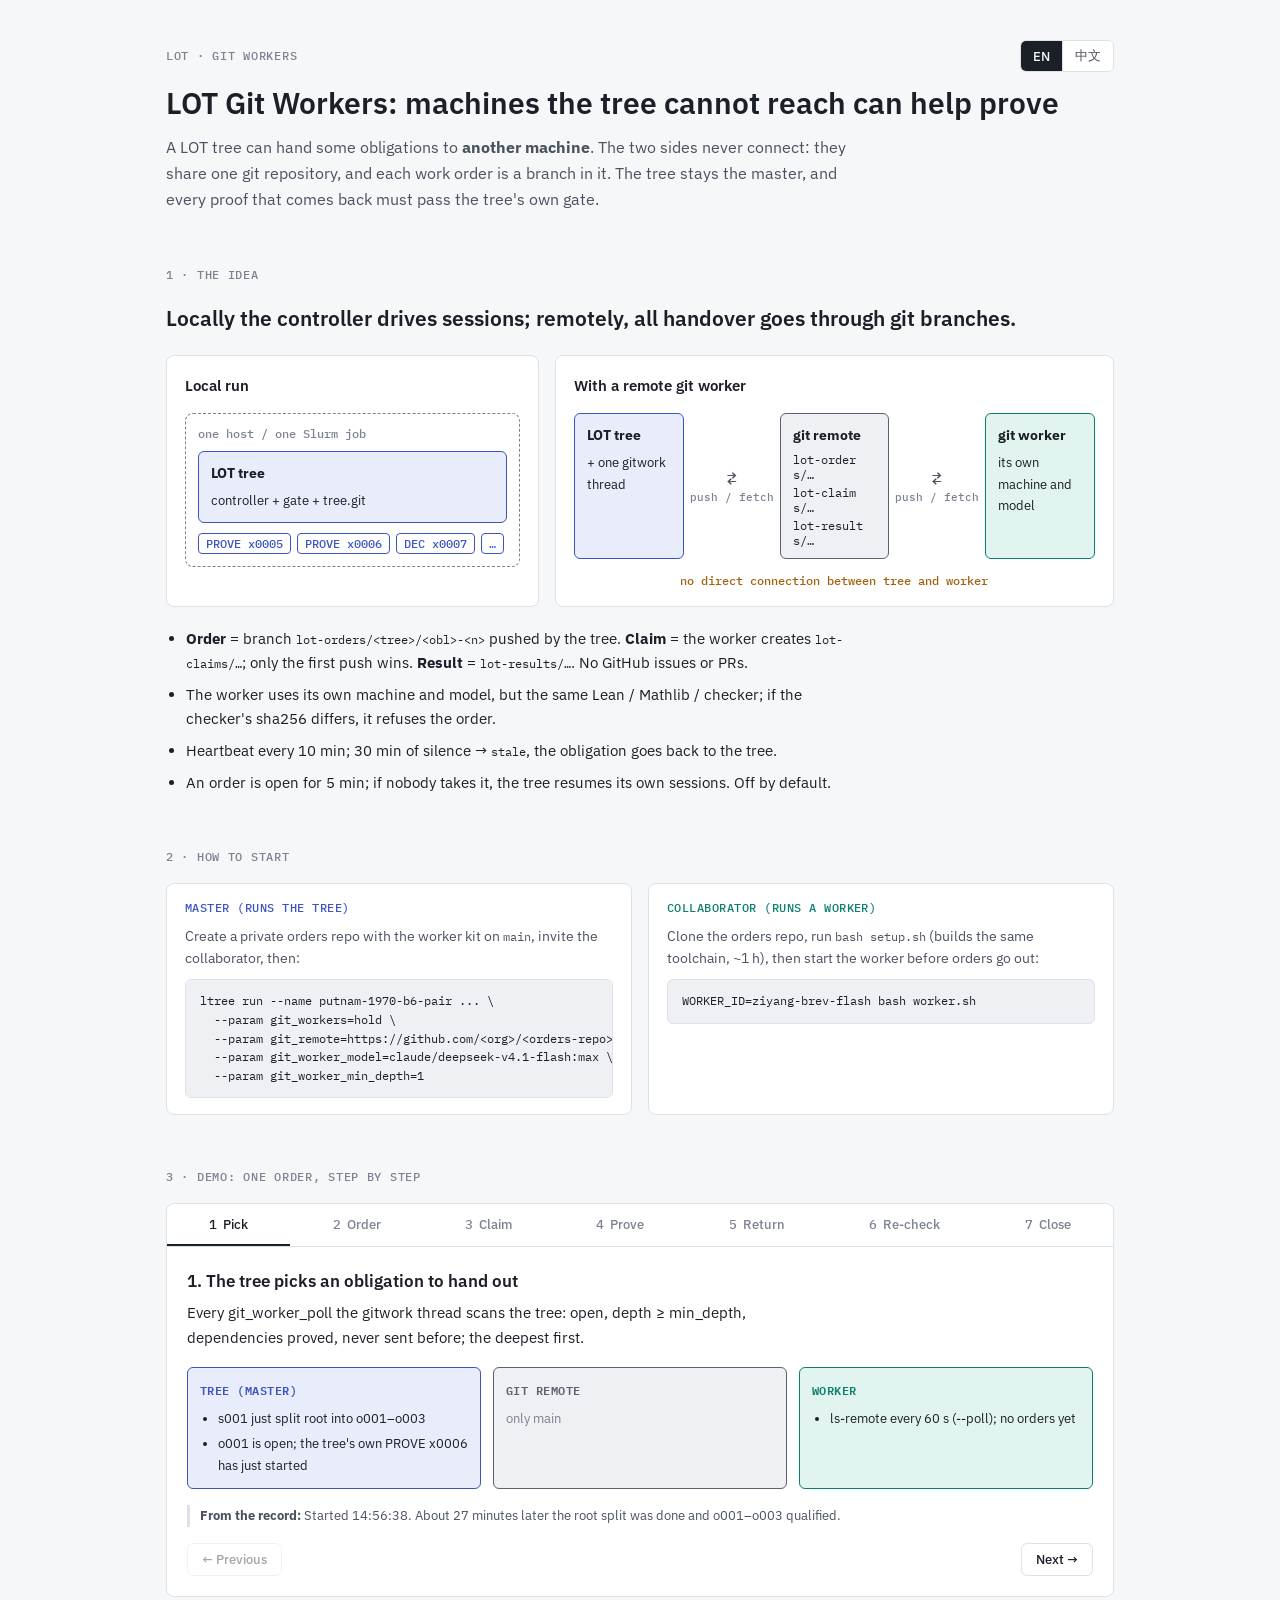
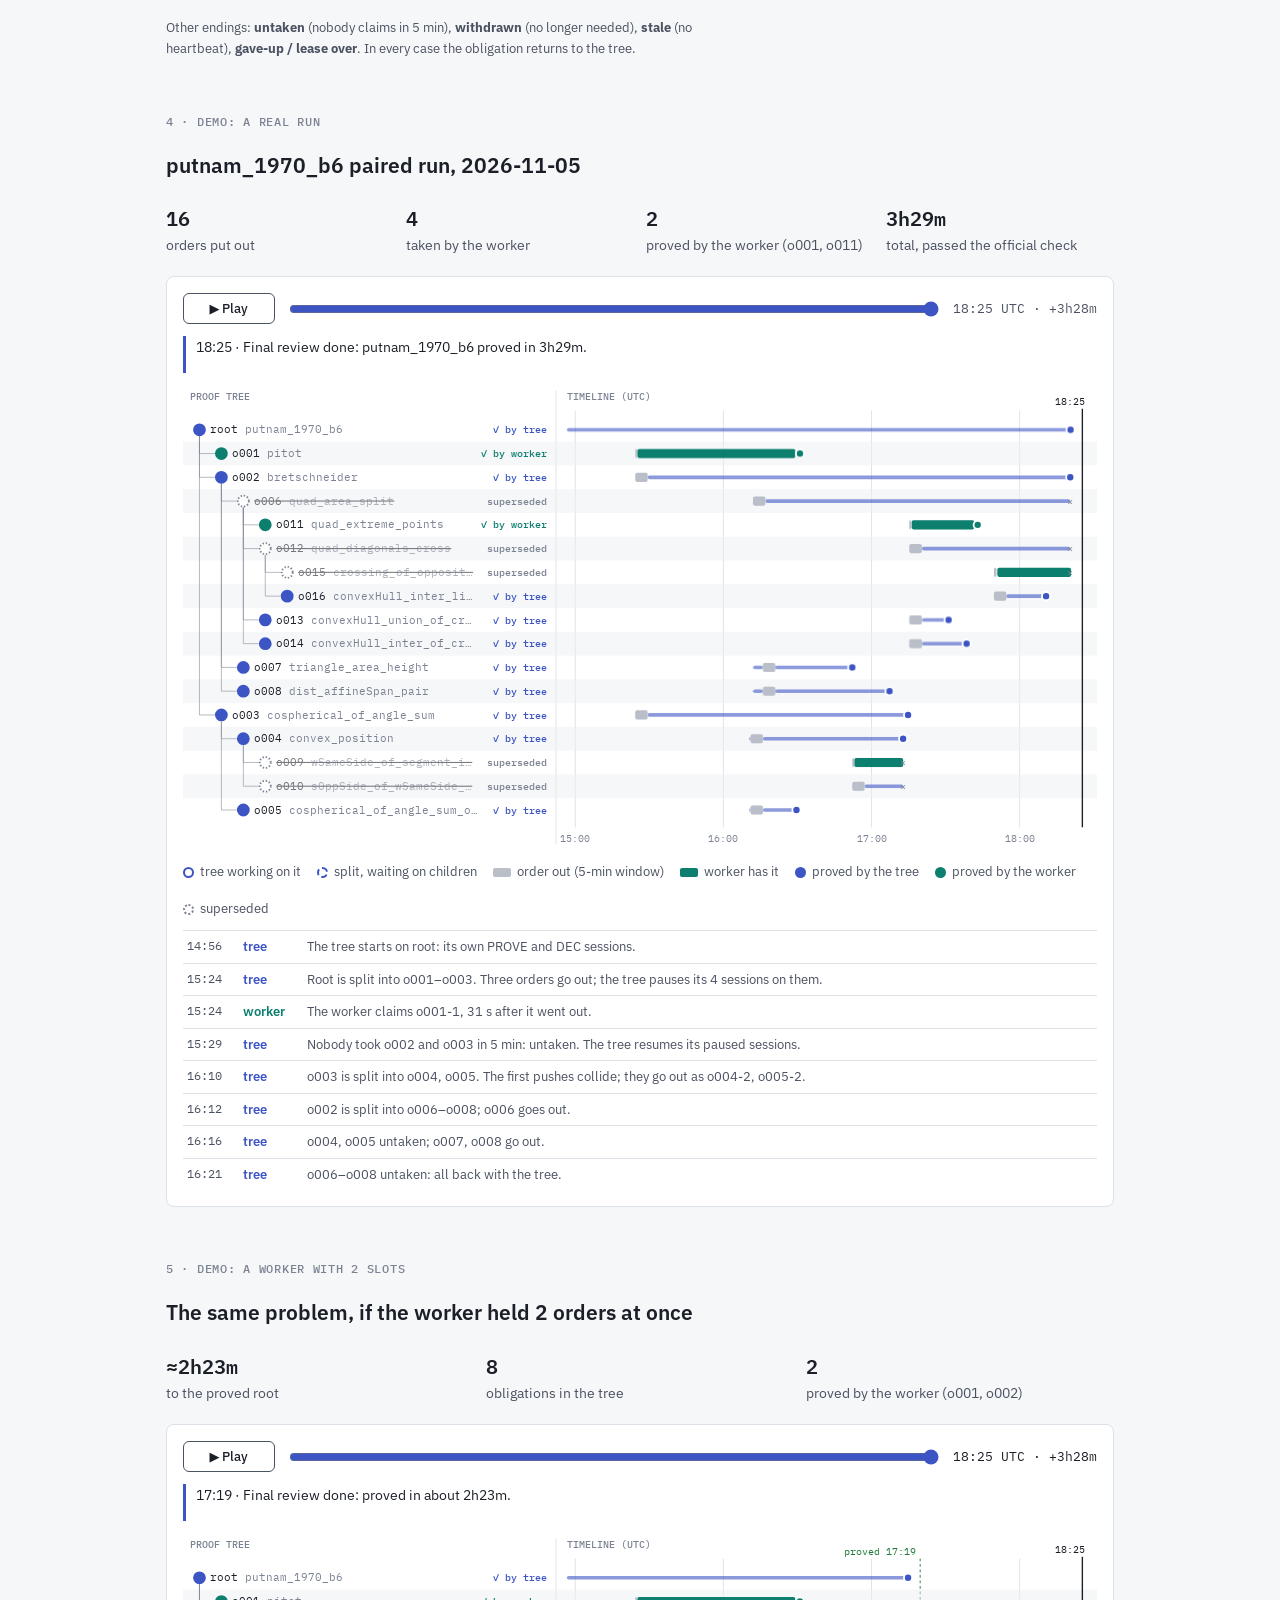
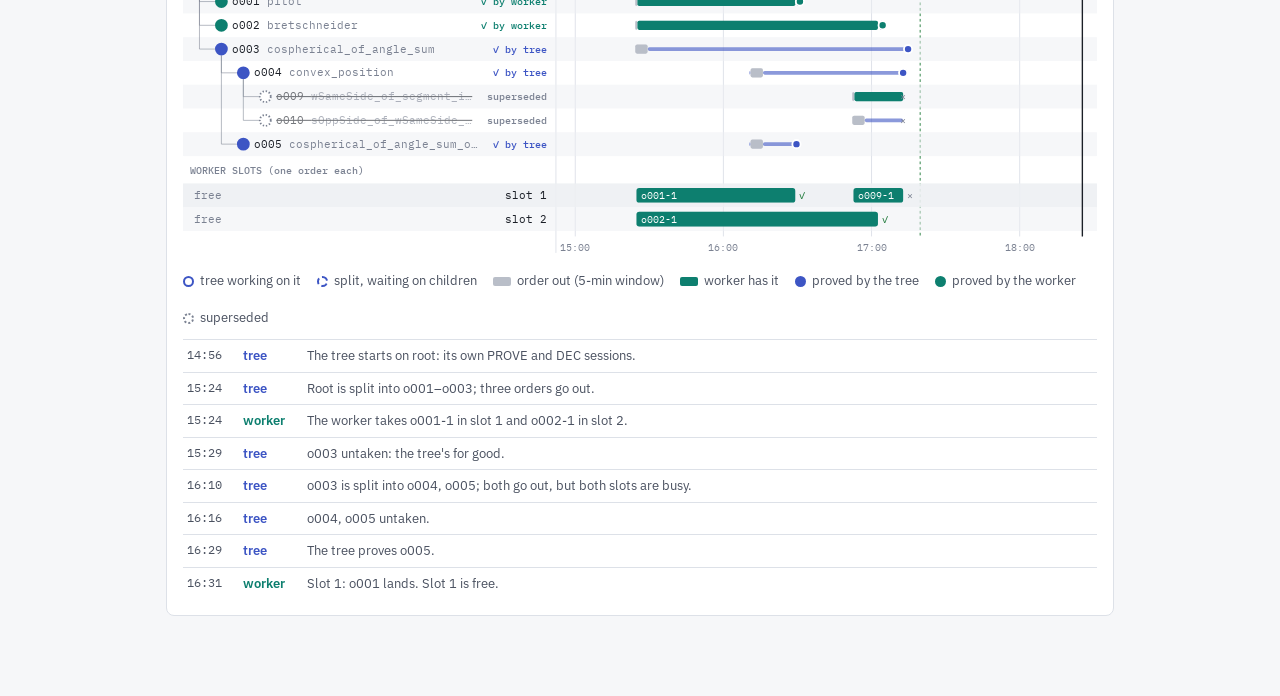
<file: lot-git-workers.html>
<!DOCTYPE html>
<html lang="en">
<head>
<meta charset="utf-8">
<meta name="viewport" content="width=device-width, initial-scale=1">
<style>*{box-sizing:border-box}body{margin:0}[hidden]{display:none!important}</style>
<title>LOT Git Workers</title>
<link rel="stylesheet" href="https://fonts.googleapis.com/css2?family=IBM+Plex+Mono:wght@400;500&family=IBM+Plex+Sans:wght@400;500;600&display=swap">
<style>
/* Layout: one reading column, three sections; diagrams use two lanes colored by side (tree vs worker) */
:root{
  --bg:#f6f7f9; --panel:#ffffff; --ink:#1b1f27; --ink2:#4a5160; --muted:#7b8292; --line:#dde1e8;
  --tree:#3d55c4; --tree-soft:#e8ecfb; --worker:#0d7f6f; --worker-soft:#e2f4f0; --git:#5b616e; --git-soft:#eef0f3;
  --wait:#b9bec8; --ok:#1f7a3a; --warn:#a2610c;
  --sans:"IBM Plex Sans",system-ui,sans-serif;
  --mono:"IBM Plex Mono",ui-monospace,"SFMono-Regular",Menlo,monospace;
}
@media (prefers-color-scheme: dark){:root:not([data-theme="light"]){
  --bg:#13161b; --panel:#1b1f26; --ink:#e7e9ee; --ink2:#b3b8c3; --muted:#868d9b; --line:#2d333d;
  --tree:#8399f2; --tree-soft:#222a45; --worker:#43c2ad; --worker-soft:#16332e; --git:#a3a9b5; --git-soft:#252a32;
  --wait:#59606c; --ok:#5cc47a; --warn:#e0a24a; color-scheme:dark}}
:root[data-theme="dark"]{
  --bg:#13161b; --panel:#1b1f26; --ink:#e7e9ee; --ink2:#b3b8c3; --muted:#868d9b; --line:#2d333d;
  --tree:#8399f2; --tree-soft:#222a45; --worker:#43c2ad; --worker-soft:#16332e; --git:#a3a9b5; --git-soft:#252a32;
  --wait:#59606c; --ok:#5cc47a; --warn:#e0a24a; color-scheme:dark}
body{background:var(--bg);color:var(--ink);font:15px/1.65 var(--sans)}
.wrap{max-width:980px;margin:0 auto;padding-block:40px 80px;padding-left:max(16px,env(safe-area-inset-left,0px));padding-right:max(16px,env(safe-area-inset-right,0px));display:flex;flex-direction:column;gap:56px}
h1{font-size:30px;line-height:1.25;margin:0;font-weight:600;text-wrap:balance}
h2{font-size:21px;margin:0;font-weight:600;text-wrap:balance}
h3{font-size:15px;margin:0;font-weight:600}
p{margin:0;max-width:68ch}
code,.mono{font-family:var(--mono);font-size:.86em}
.eyebrow{font:500 12px/1 var(--mono);letter-spacing:.06em;text-transform:uppercase;color:var(--muted)}
header{display:flex;flex-direction:column;gap:12px}
header .lede{color:var(--ink2);font-size:16px}
section{display:flex;flex-direction:column;gap:20px}
.t{color:var(--tree);font-weight:600}.w{color:var(--worker);font-weight:600}
.panel{background:var(--panel);border:1px solid var(--line);border-radius:8px}

/* compare diagrams */
.cmp{display:grid;grid-template-columns:1fr 1.5fr;gap:16px}
.cmp>.panel{padding:18px;display:flex;flex-direction:column;gap:14px;min-width:0}
.box{border:1.5px solid;border-radius:6px;padding:10px 12px;font-size:13px;display:flex;flex-direction:column;gap:6px}
.box.tree{border-color:var(--tree);background:var(--tree-soft)}
.box.worker{border-color:var(--worker);background:var(--worker-soft)}
.box.git{border-color:var(--git);background:var(--git-soft)}
.box b{font-size:13.5px}
.host{border:1.5px dashed var(--muted);border-radius:8px;padding:12px;display:flex;flex-direction:column;gap:10px;position:relative}
.host>.lbl{font:500 11.5px var(--mono);color:var(--muted)}
.sessions{display:flex;gap:6px;flex-wrap:wrap}
.chip{font:500 11.5px var(--mono);padding:2px 7px;border-radius:4px;border:1px solid var(--tree);color:var(--tree);background:var(--panel)}
.chip.wk{border-color:var(--worker);color:var(--worker)}
.remote{display:grid;grid-template-columns:1fr auto 1fr auto 1fr;align-items:stretch;gap:6px}
.remote .arrow{display:flex;flex-direction:column;justify-content:center;align-items:center;font:500 11px var(--mono);color:var(--muted);gap:2px;text-align:center}
.remote .arrow span{font-size:16px;color:var(--ink2)}
.refs{font:11.5px var(--mono);display:flex;flex-direction:column;gap:3px;word-break:break-all}
.note{font-size:13px;color:var(--ink2)}
.wall{font:500 11.5px var(--mono);color:var(--warn);text-align:center}

table{border-collapse:collapse;width:100%;font-size:13.5px}
.tbl{overflow-x:auto}
th,td{text-align:left;vertical-align:top;padding:9px 12px;border-bottom:1px solid var(--line)}
thead th{font-weight:600;font-size:13px;border-bottom:1.5px solid var(--ink2)}
tbody th{font-weight:500;color:var(--ink2);white-space:nowrap}
td.hl{background:var(--worker-soft)}

/* stepper */
.stepper{padding:0;overflow:hidden}
.steps{display:flex;gap:0;border-bottom:1px solid var(--line);overflow-x:auto}
.steps button{flex:1 0 auto;font:500 12.5px var(--sans);background:none;border:0;border-bottom:2px solid transparent;padding:12px 14px;color:var(--muted);cursor:pointer;white-space:nowrap}
.steps button .n{font-family:var(--mono);margin-right:6px}
.steps button[aria-selected="true"]{color:var(--ink);border-bottom-color:var(--ink)}
.steps button:focus-visible,.nav button:focus-visible{outline:2px solid var(--tree);outline-offset:-2px}
.stage{padding:20px;display:flex;flex-direction:column;gap:16px}
.stage .desc{display:flex;flex-direction:column;gap:6px}
.stage .desc h3{font-size:17px}
.lanes{display:grid;grid-template-columns:1fr 1fr 1fr;gap:12px}
.lane{border-radius:6px;padding:12px;display:flex;flex-direction:column;gap:8px;min-width:0;border:1.5px solid}
.lane.tree{border-color:var(--tree);background:var(--tree-soft)}
.lane.git{border-color:var(--git);background:var(--git-soft)}
.lane.worker{border-color:var(--worker);background:var(--worker-soft)}
.lane h4{margin:0;font:600 12px var(--mono);letter-spacing:.04em;text-transform:uppercase}
.lane.tree h4{color:var(--tree)}.lane.git h4{color:var(--git)}.lane.worker h4{color:var(--worker)}
.lane ul{margin:0;padding-left:18px;font-size:13px;display:flex;flex-direction:column;gap:4px}
.lane .ref{font:11.5px var(--mono);word-break:break-all;padding:3px 6px;border-radius:4px;background:var(--panel);border:1px solid var(--line)}
.lane .ref.new{border-color:var(--ink2);font-weight:500}
.lane .ref.gone{text-decoration:line-through;color:var(--muted)}
.lane .idle{font-size:13px;color:var(--muted)}
.real{font-size:13px;color:var(--ink2);border-left:3px solid var(--line);padding-left:10px}
.nav{display:flex;justify-content:space-between;gap:8px}
.nav button{font:500 13px var(--sans);padding:7px 14px;border-radius:6px;border:1px solid var(--line);background:var(--panel);color:var(--ink);cursor:pointer}
.nav button:disabled{opacity:.4;cursor:default}

.ends{display:grid;grid-template-columns:repeat(auto-fit,minmax(260px,1fr));gap:12px}
.ends .panel{padding:14px 16px;display:flex;flex-direction:column;gap:6px;font-size:13.5px}
.ends .tag{font:500 12px var(--mono)}
.rules{margin:0;padding-left:20px;display:flex;flex-direction:column;gap:6px;max-width:72ch}

/* gantt */
.chart{padding:16px;display:flex;flex-direction:column;gap:12px}
.legend{display:flex;flex-wrap:wrap;gap:16px;font-size:12.5px;color:var(--ink2)}
.legend i{display:inline-block;width:18px;height:9px;border-radius:2px;margin-right:6px;vertical-align:middle}
.scroll{overflow-x:auto;position:relative}
svg text{font-family:var(--mono)}
.tip{position:absolute;pointer-events:none;background:var(--panel);border:1px solid var(--line);border-radius:6px;padding:8px 10px;font-size:12.5px;box-shadow:0 4px 14px rgba(0,0,0,.12);max-width:300px;z-index:3}
.tip b{font-family:var(--mono)}
.facts{display:grid;grid-template-columns:repeat(auto-fit,minmax(200px,1fr));gap:12px}
.facts div{font-size:13.5px;color:var(--ink2)}
.facts strong{display:block;color:var(--ink);font:600 20px var(--mono);font-variant-numeric:tabular-nums}

@media (max-width:760px){
  .cmp{grid-template-columns:1fr}
  .lanes{grid-template-columns:1fr}
  .remote{grid-template-columns:1fr}
  .remote .arrow{flex-direction:row}
  h1{font-size:25px}
}
@media (prefers-reduced-motion:no-preference){.lane .ref.new{animation:pop .35s ease-out}@keyframes pop{from{transform:translateY(-3px);opacity:.3}to{transform:none;opacity:1}}}
.answer{padding:6px 18px;display:flex;flex-direction:column}
.qa{display:grid;grid-template-columns:220px 1fr;gap:16px;padding:12px 0;border-bottom:1px solid var(--line);font-size:14px}
.qa:last-child{border-bottom:0}
.qa .q{font-weight:600}
td.mono{white-space:nowrap;font-size:12px}
@media (max-width:760px){.qa{grid-template-columns:1fr;gap:4px}}
.seg{display:inline-flex;border:1px solid var(--line);border-radius:6px;overflow:hidden}
.seg button{font:500 12.5px var(--sans);padding:6px 12px;border:0;background:var(--panel);color:var(--ink2);cursor:pointer;min-width:0;border-radius:0}
.seg button+button{border-left:1px solid var(--line)}
.seg button[aria-pressed="true"]{background:var(--ink);color:var(--bg)}
.seg button:focus-visible{outline:2px solid var(--tree);outline-offset:-2px}
.roles{display:grid;grid-template-columns:1fr 1fr;gap:16px}
.role{padding:16px 18px;display:flex;flex-direction:column;gap:10px;min-width:0;font-size:14px}
.role ol{margin:0;padding-left:20px;display:flex;flex-direction:column;gap:5px}
.tag{font:500 12px var(--mono);letter-spacing:.04em;text-transform:uppercase}
pre{margin:0;overflow-x:auto;font:12px/1.55 var(--mono);background:var(--git-soft);border:1px solid var(--line);border-radius:6px;padding:12px 14px}
pre.panel{background:var(--panel)}
pre code{font-size:inherit}
.cm{color:var(--muted)}
.ctrl{display:flex;align-items:center;gap:12px;flex-wrap:wrap}
.ctrl button{font:500 13px var(--sans);padding:6px 14px;border-radius:6px;border:1px solid var(--ink2);background:var(--panel);color:var(--ink);cursor:pointer;min-width:92px}
.ctrl button:focus-visible,.evlog button:focus-visible{outline:2px solid var(--tree);outline-offset:1px}
.ctrl input{flex:1;min-width:160px;accent-color:var(--tree)}
#tclock{font-variant-numeric:tabular-nums;color:var(--ink2)}
.tcap{font-size:14px;min-height:2.6em;border-left:3px solid var(--tree);padding-left:10px}
.legend i.ring{background:none;border:2px solid;border-radius:50%;width:11px;height:11px}
.legend i.dot{border-radius:50%;width:11px;height:11px}
.evlog{list-style:none;margin:0;padding:0;max-height:260px;overflow-y:auto;border-top:1px solid var(--line)}
.evlog button{display:grid;grid-template-columns:48px 56px 1fr;gap:8px;width:100%;text-align:left;background:none;border:0;border-bottom:1px solid var(--line);padding:6px 4px;font:13px/1.5 var(--sans);color:var(--ink2);cursor:pointer}
.evlog button .mono{font-size:12px}
.evlog li.cur button{background:var(--tree-soft);color:var(--ink)}
@media (max-width:760px){.roles{grid-template-columns:1fr}}
.top{display:flex;justify-content:space-between;align-items:center;gap:12px;flex-wrap:wrap}
html[data-lang="zh"] body [lang="en"]{display:none!important}
html:not([data-lang="zh"]) body [lang="zh"]{display:none!important}
.keys{margin:0;padding-left:20px;display:flex;flex-direction:column;gap:8px;max-width:76ch;font-size:14.5px}
.role p{font-size:13.5px;color:var(--ink2)}
</style>
</head>
<body>
<div class="wrap">
<header>
  <div class="top">
    <div class="eyebrow">LOT · git workers</div>
    <div class="seg" role="group" aria-label="Language"><button type="button" data-l="en">EN</button><button type="button" data-l="zh">中文</button></div>
  </div>
  <h1><span lang="en">LOT Git Workers: machines the tree cannot reach can help prove</span><span lang="zh">LOT Git Workers：树连不到的机器也能帮忙证明</span></h1>
  <p class="lede" lang="en">A LOT tree can hand some obligations to <strong>another machine</strong>. The two sides never connect: they share one git repository, and each work order is a branch in it. The tree stays the master, and every proof that comes back must pass the tree's own gate.</p>
  <p class="lede" lang="zh">LOT 树可以把部分 obligation 交给<strong>另一台机器</strong>。双方从不直连，只共享一个 git 仓库，每张工单就是其中一个分支。树始终是主控，交回的证明必须通过树自己的 gate。</p>
</header>

<section id="diff">
  <div class="eyebrow"><span lang="en">1 · The idea</span><span lang="zh">1 · 基本思路</span></div>
  <h2><span lang="en">Locally the controller drives sessions; remotely, all handover goes through git branches.</span><span lang="zh">本地由 controller 直接驱动 session；远程时一切交接都通过 git 分支。</span></h2>
  <div class="cmp">
    <div class="panel">
      <h3><span lang="en">Local run</span><span lang="zh">本地运行</span></h3>
      <div class="host">
        <span class="lbl"><span lang="en">one host / one Slurm job</span><span lang="zh">一台主机 / 一个 Slurm job</span></span>
        <div class="box tree"><b>LOT tree</b>controller + gate + tree.git</div>
        <div class="sessions"><span class="chip">PROVE x0005</span><span class="chip">PROVE x0006</span><span class="chip">DEC x0007</span><span class="chip">…</span></div>
      </div>
    </div>
    <div class="panel">
      <h3><span lang="en">With a remote git worker</span><span lang="zh">加上远程 git worker</span></h3>
      <div class="remote">
        <div class="box tree"><b>LOT tree</b><span lang="en">+ one gitwork thread</span><span lang="zh">+ 一个 gitwork 线程</span></div>
        <div class="arrow"><span>⇄</span>push / fetch</div>
        <div class="box git"><b>git remote</b>
          <div class="refs"><span>lot-orders/…</span><span>lot-claims/…</span><span>lot-results/…</span></div>
        </div>
        <div class="arrow"><span>⇄</span>push / fetch</div>
        <div class="box worker"><b>git worker</b><span lang="en">its own machine and model</span><span lang="zh">自己的机器和模型</span></div>
      </div>
      <div class="wall"><span lang="en">no direct connection between tree and worker</span><span lang="zh">树与 worker 之间没有直接连接</span></div>
    </div>
  </div>
  <ul class="keys" lang="en">
    <li><strong>Order</strong> = branch <code>lot-orders/&lt;tree&gt;/&lt;obl&gt;-&lt;n&gt;</code> pushed by the tree. <strong>Claim</strong> = the worker creates <code>lot-claims/…</code>; only the first push wins. <strong>Result</strong> = <code>lot-results/…</code>. No GitHub issues or PRs.</li>
    <li>The worker uses its own machine and model, but the same Lean / Mathlib / checker; if the checker's sha256 differs, it refuses the order.</li>
    <li>Heartbeat every 10 min; 30 min of silence → <code>stale</code>, the obligation goes back to the tree.</li>
    <li>An order is open for 5 min; if nobody takes it, the tree resumes its own sessions. Off by default.</li>
  </ul>
  <ul class="keys" lang="zh">
    <li><strong>工单</strong> = 树推送的分支 <code>lot-orders/&lt;tree&gt;/&lt;obl&gt;-&lt;n&gt;</code>。<strong>认领</strong> = worker 创建 <code>lot-claims/…</code>，只有第一个 push 成功。<strong>结果</strong> = <code>lot-results/…</code>。不用 GitHub issue 或 PR。</li>
    <li>worker 用自己的机器和模型，但 Lean / Mathlib / checker 必须相同；checker 的 sha256 不一致就拒单。</li>
    <li>每 10 分钟一次心跳；30 分钟没有心跳 → <code>stale</code>，obligation 收回给树。</li>
    <li>工单只等 5 分钟，没人接就由树恢复自己的 session。默认关闭。</li>
  </ul>
</section>

<section id="start">
  <div class="eyebrow"><span lang="en">2 · How to start</span><span lang="zh">2 · 如何启动</span></div>
  <div class="roles">
    <div class="panel role">
      <span class="tag t"><span lang="en">Master (runs the tree)</span><span lang="zh">主控端（跑树）</span></span>
      <p lang="en">Create a private orders repo with the worker kit on <code>main</code>, invite the collaborator, then:</p>
      <p lang="zh">建一个私有工单仓库，把 worker 套件放在 <code>main</code>，邀请协作者，然后：</p>
<pre><code>ltree run --name putnam-1970-b6-pair ... \
  --param git_workers=hold \
  --param git_remote=https://github.com/&lt;org&gt;/&lt;orders-repo&gt; \
  --param git_worker_model=claude/deepseek-v4.1-flash:max \
  --param git_worker_min_depth=1</code></pre>
    </div>
    <div class="panel role">
      <span class="tag w"><span lang="en">Collaborator (runs a worker)</span><span lang="zh">协作者（跑 worker）</span></span>
      <p lang="en">Clone the orders repo, run <code>bash setup.sh</code> (builds the same toolchain, ~1 h), then start the worker before orders go out:</p>
      <p lang="zh">克隆工单仓库，运行 <code>bash setup.sh</code>（搭建相同工具链，约 1 小时），在工单发出前启动 worker：</p>
<pre><code>WORKER_ID=ziyang-brev-flash bash worker.sh</code></pre>
    </div>
  </div>
</section>

<section id="flow">
  <div class="eyebrow"><span lang="en">3 · Demo: one order, step by step</span><span lang="zh">3 · 演示：一张工单的全过程</span></div>
  <div class="panel stepper">
    <div class="steps" role="tablist" id="steps"></div>
    <div class="stage">
      <div class="desc"><h3 id="s-title"></h3><p id="s-text"></p></div>
      <div class="lanes">
        <div class="lane tree"><h4><span lang="en">Tree (master)</span><span lang="zh">树（主控）</span></h4><div id="l-tree"></div></div>
        <div class="lane git"><h4>git remote</h4><div id="l-git"></div></div>
        <div class="lane worker"><h4>Worker</h4><div id="l-worker"></div></div>
      </div>
      <div class="real" id="s-real"></div>
      <div class="nav"><button id="prev" type="button"></button><button id="next" type="button"></button></div>
    </div>
  </div>
  <p class="note" lang="en">Other endings: <b>untaken</b> (nobody claims in 5 min), <b>withdrawn</b> (no longer needed), <b>stale</b> (no heartbeat), <b>gave-up / lease over</b>. In every case the obligation returns to the tree.</p>
  <p class="note" lang="zh">其他结局：<b>untaken</b>（5 分钟无人认领）、<b>withdrawn</b>（已不需要）、<b>stale</b>（没有心跳）、<b>gave-up / 租期到</b>。这些情况下 obligation 都回到树。</p>
</section>

<section id="run">
  <div class="eyebrow"><span lang="en">4 · Demo: a real run</span><span lang="zh">4 · 演示：一次真实运行</span></div>
  <h2><span lang="en">putnam_1970_b6 paired run, 2026-11-05</span><span lang="zh">putnam_1970_b6 联合运行，2026-11-05</span></h2>
  <div class="facts">
    <div><strong>16</strong><span lang="en">orders put out</span><span lang="zh">张工单发出</span></div>
    <div><strong>4</strong><span lang="en">taken by the worker</span><span lang="zh">张被 worker 认领</span></div>
    <div><strong>2</strong><span lang="en">proved by the worker (o001, o011)</span><span lang="zh">个由 worker 证明（o001、o011）</span></div>
    <div><strong>3h29m</strong><span lang="en">total, passed the official check</span><span lang="zh">总用时，通过官方检查</span></div>
  </div>
  <div class="panel chart">
    <div class="ctrl">
      <button id="play" type="button"></button>
      <input id="tslider" type="range" min="0" max="208.8" step="0.1" value="208.8" aria-label="Time in the run">
      <span id="tclock" class="mono"></span>
    </div>
    <div id="tcap" class="tcap"></div>
    <div class="scroll"><svg id="replay" role="img" aria-label="Proof tree and per-obligation timeline of the paired run"></svg></div>
    <div class="legend" id="legend1"></div>
    <ol class="evlog" id="evlog"></ol>
  </div>
</section>

<section id="slots">
  <div class="eyebrow"><span lang="en">5 · Demo: a worker with 2 slots</span><span lang="zh">5 · 演示：worker 同时持有 2 单</span></div>
  <h2><span lang="en">The same problem, if the worker held 2 orders at once</span><span lang="zh">同一道题，假如 worker 能同时接 2 单</span></h2>
  <div class="facts">
    <div><strong>≈2h23m</strong><span lang="en">to the proved root</span><span lang="zh">证明 root 用时</span></div>
    <div><strong>8</strong><span lang="en">obligations in the tree</span><span lang="zh">个 obligation</span></div>
    <div><strong>2</strong><span lang="en">proved by the worker (o001, o002)</span><span lang="zh">个由 worker 证明（o001、o002）</span></div>
  </div>
  <div class="panel chart">
    <div class="ctrl">
      <button id="wplay" type="button"></button>
      <input id="wslider" type="range" min="0" max="208.8" step="0.1" value="208.8" aria-label="Time in the run">
      <span id="wclock" class="mono"></span>
    </div>
    <div id="wcap" class="tcap"></div>
    <div class="scroll"><svg id="wsvg" role="img" aria-label="Proof tree, per-obligation timeline and the worker's slots"></svg></div>
    <div class="legend" id="legend2"></div>
    <ol class="evlog" id="wlog"></ol>
  </div>
</section>
</div>

<script>
/* ---------- language ---------- */
let LANG="en";
try{if(localStorage.getItem("lgw-lang")==="zh")LANG="zh"}catch(e){}
const L=(en,zh)=>LANG==="zh"?zh:en;
const RERENDER=[];
function setLang(l){
  LANG=l;document.documentElement.dataset.lang=l;document.documentElement.lang=l==="zh"?"zh-CN":"en";
  try{localStorage.setItem("lgw-lang",l)}catch(e){}
  document.querySelectorAll(".seg button").forEach(b=>b.setAttribute("aria-pressed",b.dataset.l===l));
  RERENDER.forEach(f=>f());
}
document.querySelectorAll(".seg button").forEach(b=>b.onclick=()=>setLang(b.dataset.l));

const $=id=>document.getElementById(id);
const esc=s=>s.replace(/[&<>]/g,c=>({"&":"&amp;","<":"&lt;",">":"&gt;"}[c]));
const LBL={tree:["tree working","树在做"],split:["split","已拆分"],out:["order out","工单外发"],worker:["worker has it","worker 在做"],gate:["gate re-check","gate 复检"],pt:["✓ by tree","✓ 树证明"],pw:["✓ by worker","✓ worker 证明"],super:["superseded","被取代"]};
const LCOL={tree:"var(--tree)",split:"var(--tree)",out:"var(--muted)",worker:"var(--worker)",gate:"var(--tree)",pt:"var(--tree)",pw:"var(--worker)",super:"var(--muted)"};
const lbl=st=>L(...LBL[st]);
const SIDE={tree:["tree","树"],worker:["worker","worker"]};
const LEG=[
 ['<i class="ring" style="border-color:var(--tree)"></i>',"tree working on it","树在做"],
 ['<i class="ring" style="border-color:var(--tree);border-style:dashed"></i>',"split, waiting on children","已拆分，等子节点"],
 ['<i style="background:var(--wait)"></i>',"order out (5-min window)","工单外发（5 分钟窗口）"],
 ['<i style="background:var(--worker)"></i>',"worker has it","worker 在做"],
 ['<i class="dot" style="background:var(--tree)"></i>',"proved by the tree","树证明"],
 ['<i class="dot" style="background:var(--worker)"></i>',"proved by the worker","worker 证明"],
 ['<i class="ring" style="border-color:var(--muted);border-style:dotted"></i>',"superseded","被取代"]];
function legend(){const h=LEG.map(([i,e,z])=>`<span>${i}${L(e,z)}</span>`).join("");$("legend1").innerHTML=h;$("legend2").innerHTML=h}
RERENDER.push(legend);

/* ---------- section 3: stepper ---------- */
const STEPS=[
 {git:[],gitNew:[],
  en:{t:"Pick",title:"The tree picks an obligation to hand out",
  text:"Every git_worker_poll the gitwork thread scans the tree: open, depth ≥ min_depth, dependencies proved, never sent before; the deepest first.",
  tree:["s001 just split root into o001–o003","o001 is open; the tree's own PROVE x0006 has just started"],
  worker:["ls-remote every 60 s (--poll); no orders yet"],
  real:"Started 14:56:38. About 27 minutes later the root split was done and o001–o003 qualified."},
  zh:{t:"挑选",title:"树挑出一个要外发的 obligation",
  text:"每隔 git_worker_poll，gitwork 线程扫描整棵树：状态 open、深度 ≥ min_depth、依赖都已证明、从未发过；最深的优先。",
  tree:["s001 刚把 root 拆成 o001–o003","o001 是 open 的；树自己的 PROVE x0006 刚启动"],
  worker:["每 60 秒 ls-remote 一次（--poll）；还没有工单"],
  real:"14:56:38 开始。约 27 分钟后 root 拆分完成，o001–o003 符合条件。"}},
 {git:["lot-orders/putnam-1970-b6-pair/o001-1"],gitNew:[0],
  en:{t:"Order",title:"The tree pushes an order branch and steps back",
  text:"The order branch holds the lib, the obligation's module (by sorry) and .lot-order/ORDER.json: frozen statement, writable paths, checker sha256, model, lease. The tree pauses its own sessions on it (conversations kept); the 5-minute window starts.",
  tree:["pauses x0006 (conversation kept)","no new sessions on o001","gate refuses others' lot offer of o001"],
  worker:["has not seen it yet"],
  real:"15:24:20 o001-1, o002-1 and o003-1 go out; x0005–x0008 paused."},
  zh:{t:"发单",title:"树推送工单分支，并让出这个 obligation",
  text:"工单分支包含 lib、该 obligation 的模块（by sorry）和 .lot-order/ORDER.json：冻结的命题、可写路径、checker sha256、模型、租期。树暂停自己在它上面的 session（保留对话），5 分钟窗口开始。",
  tree:["暂停 x0006（保留对话）","o001 上不再开新 session","gate 拒绝其他 session 对 o001 的 lot offer"],
  worker:["还没看到"],
  real:"15:24:20 o001-1、o002-1、o003-1 发出；x0005–x0008 暂停。"}},
 {git:["lot-orders/…/o001-1","lot-claims/…/o001-1"],gitNew:[1],
  en:{t:"Claim",title:"The worker claims it: only one push can succeed",
  text:"The worker checks the checker sha256 in ORDER.json against its own, then creates a lot-claims branch. Only the first push of a new branch succeeds, so two workers never do the same order.",
  tree:["sees the claim → gitwork-claimed","o001 is the worker's until the order ends"],
  worker:["checker digests match ✓","push new branch lot-claims/…/o001-1 ✓"],
  real:"15:24:52 taken by ziyang-brev-flash, 31 s after it went out. Nobody took o002 or o003; after 5 min the tree resumed its own sessions."},
  zh:{t:"认领",title:"worker 认领：只有一次 push 能成功",
  text:"worker 先核对 ORDER.json 里的 checker sha256 与自己的一致，再创建 lot-claims 分支。新分支只有第一个 push 能成功，所以两个 worker 不会做同一单。",
  tree:["看到认领 → gitwork-claimed","工单结束前 o001 归 worker"],
  worker:["checker 摘要一致 ✓","push 新分支 lot-claims/…/o001-1 ✓"],
  real:"15:24:52 被 ziyang-brev-flash 认领，距发出 31 秒。o002、o003 无人认领，5 分钟后树恢复自己的 session。"}},
 {git:["lot-orders/…/o001-1","lot-claims/…/o001-1  ← heartbeat"],gitNew:[1],
  en:{t:"Prove",title:"The worker proves it on its own machine",
  text:"It runs hmz exec -f lean_remote; the trusted check runs after every turn. With --split-depth / --race it grows a small tree of its own. Meanwhile it pushes heartbeats and watches for withdrawal.",
  tree:["only watches the claim branch","30 min with no heartbeat → stale, taken back","no longer needed → withdrawn"],
  worker:["sessions 1..3, up to 12 turns each","trusted check after every turn","heartbeat every 600 s"],
  real:"DeepSeek v4.1 flash with --split-depth 1 --race, about 64 minutes."},
  zh:{t:"证明",title:"worker 在自己的机器上证明",
  text:"运行 hmz exec -f lean_remote，每轮之后跑可信检查。开了 --split-depth / --race 时会自己长一棵小树。同时推送心跳并留意撤单。",
  tree:["只看认领分支是否在动","30 分钟无心跳 → stale，收回","不再需要 → withdrawn"],
  worker:["session 1..3，每个最多 12 轮","每轮后跑可信检查","每 600 秒心跳"],
  real:"DeepSeek v4.1 flash，--split-depth 1 --race，约 64 分钟。"}},
 {git:["lot-orders/…/o001-1","lot-claims/…/o001-1","lot-results/…/o001-1"],gitNew:[2],
  en:{t:"Return",title:"The worker pushes a result branch",
  text:"lot-results holds the obligation's files, .lot-order/RESULT.json (proved or gave-up) and the agent's NOTES.md.",
  tree:["fetches the result → gitwork-submitted"],
  worker:["trusted check passed ✓","push lot-results/…/o001-1 (proved)","looks for the next order"],
  real:"16:29:09 the tree received o001's result."},
  zh:{t:"交回",title:"worker 推送结果分支",
  text:"lot-results 包含该 obligation 的文件、.lot-order/RESULT.json（proved 或 gave-up）以及 agent 的 NOTES.md。",
  tree:["fetch 结果 → gitwork-submitted"],
  worker:["可信检查通过 ✓","push lot-results/…/o001-1（proved）","去找下一单"],
  real:"16:29:09 树收到 o001 的结果。"}},
 {git:["lot-orders/…/o001-1","lot-claims/…/o001-1","lot-results/…/o001-1"],gitNew:[],
  en:{t:"Re-check",title:"The tree's gate checks it again, like any local offer",
  text:"The result goes to the gate as an offer. Only a pass lands it; nothing the worker says counts.",
  tree:["gate checks g00006","pass → landed (via git-worker)"],
  worker:["already on something else"],
  real:"16:31:03 offer g00006 landed, about 2 minutes after it arrived."},
  zh:{t:"复检",title:"树的 gate 再检查一遍，和本地 offer 一样",
  text:"结果作为 offer 交给 gate。只有通过才落地；worker 说什么都不算数。",
  tree:["gate 检查 g00006","通过 → landed（via git-worker）"],
  worker:["已在做别的"],
  real:"16:31:03 offer g00006 落地，到达后约 2 分钟。"}},
 {git:["lot-orders/…/o001-1","lot-claims/…/o001-1","lot-results/…/o001-1"],gitGone:true,gitNew:[],
  en:{t:"Close",title:"The tree deletes the three branches",
  text:"Once answered, the order is closed: all three branches are deleted from the remote. The paused x0006 is dropped. o001 is proved.",
  tree:["race-paused-disposed x0006","gitwork-ended o001-1 how=landed","o001 ✓ proved"],
  worker:["—"],
  real:"16:31:10 gitwork-ended landed. Later the worker also proved o011 (landed 17:43)."},
  zh:{t:"关单",title:"树删除三个分支",
  text:"工单有结果后即关闭：三个分支都从 remote 删除。暂停的 x0006 被丢弃。o001 已证明。",
  tree:["race-paused-disposed x0006","gitwork-ended o001-1 how=landed","o001 ✓ 已证明"],
  worker:["—"],
  real:"16:31:10 gitwork-ended landed。之后 worker 还证明了 o011（17:43 落地）。"}}
];
let cur=0;
function list(a){return a.length?"<ul>"+a.map(x=>`<li>${esc(x)}</li>`).join("")+"</ul>":'<div class="idle">—</div>'}
function buildSteps(){
  $("steps").innerHTML="";
  STEPS.forEach((s,i)=>{const b=document.createElement("button");b.type="button";b.setAttribute("role","tab");b.innerHTML=`<span class="n">${i+1}</span>${s[LANG].t}`;b.onclick=()=>show(i);$("steps").appendChild(b)});
  $("prev").textContent=L("← Previous","← 上一步");$("next").textContent=L("Next →","下一步 →");
  show(cur);
}
function show(i){
  cur=i;const s=STEPS[i],x=s[LANG];
  [...$("steps").children].forEach((b,j)=>b.setAttribute("aria-selected",j===i));
  $("s-title").textContent=`${i+1}. ${x.title}`;$("s-text").textContent=x.text;
  $("l-tree").innerHTML=list(x.tree);$("l-worker").innerHTML=list(x.worker);
  $("l-git").innerHTML=s.git.length?s.git.map((r,j)=>`<div class="ref ${s.gitGone?"gone":s.gitNew.includes(j)?"new":""}">${esc(r)}</div>`).join("")+(s.gitGone?`<div class="idle">${L("all deleted","全部删除")}</div>`:""):`<div class="idle">${L("only main","只有 main")}</div>`;
  $("s-real").innerHTML=`<b>${L("From the record: ","实际记录：")}</b>`+esc(x.real);
  $("prev").disabled=i===0;$("next").disabled=i===STEPS.length-1;
}
$("prev").onclick=()=>show(Math.max(0,cur-1));$("next").onclick=()=>show(Math.min(STEPS.length-1,cur+1));
RERENDER.push(buildSteps);

/* ---------- shared replay helpers ---------- */
/* minutes from 14:56:38 UTC; O: [order, issued, claimed, submitted, ended, how]; N: [id, parent, depth, lean name, appears, done, done how, split at] */
const T0=14*60+56+38/60, END=208.8;
const clock=m=>{const t=T0+m;const h=Math.floor(t/60),mm=Math.floor(t%60);return `${String(h).padStart(2,"0")}:${String(mm).padStart(2,"0")}`};
const since=m=>`+${Math.floor(m/60)}h${String(Math.floor(m%60)).padStart(2,"0")}m`;
const W=1000,TW=400,X0=420,X1=984,RH=26,TOP=36;
const xt=m=>X0+m/END*(X1-X0);
const ny=i=>TOP+i*RH+RH/2, nx=d=>18+d*24;
const playTxt=on=>on?L("❚❚ Pause","❚❚ 暂停"):L("▶ Play","▶ 播放");

function makeReplay(cfg){
  /* cfg: {N,O,EV,SL,slots,end,svg,log,cap,clock,slider,play,clipId} */
  const ord={};cfg.O.forEach(o=>{ord[o[0].split("-")[0]]=o});
  const row={};cfg.N.forEach((n,i)=>row[n[0]]=i);
  const slots=cfg.slots||0;
  const sTop=TOP+cfg.N.length*RH+30, sy=k=>sTop+(k-1)*RH+RH/2;
  const H=slots?sTop+slots*RH+30:TOP+cfg.N.length*RH+30;
  const svg=$(cfg.svg);
  let T=END,raf=null,last=0;
  function stateAt(n,t){
    const [id,,,,app,done,how,split]=n;
    if(t<app)return null;
    if(t>=done)return how==="super"?"super":how==="worker"?"pw":"pt";
    const o=ord[id];
    if(o){const [,iss,cl,sub,end]=o;
      if(t>=iss&&t<(cl??end))return "out";
      if(cl!=null&&t>=cl&&t<end)return sub!=null&&t>=sub?"gate":"worker";}
    return split!=null&&t>=split?"split":"tree";
  }
  function build(){
    svg.setAttribute("viewBox",`0 0 ${W} ${H}`);Object.assign(svg.style,{display:"block",width:"100%",height:"auto",minWidth:"760px"});
    let s=`<text x="8" y="16" font-size="11" fill="var(--muted)" font-weight="500">${L("PROOF TREE","证明树")}</text><text x="${X0}" y="16" font-size="11" fill="var(--muted)" font-weight="500">${L("TIMELINE (UTC)","时间线 (UTC)")}</text>`;
    if(slots)s+=`<text x="8" y="${sTop-10}" font-size="11" fill="var(--muted)" font-weight="500">${L("WORKER SLOTS (one order each)","WORKER SLOT（每个一单）")}</text>`;
    s+=`<line x1="${TW+8}" x2="${TW+8}" y1="6" y2="${H-6}" stroke="var(--line)"/>`;
    for(const c of [3.4,63.4,123.4,183.4])s+=`<line x1="${xt(c)}" x2="${xt(c)}" y1="${TOP-8}" y2="${H-24}" stroke="var(--line)"/><text x="${xt(c)}" y="${H-8}" font-size="11" fill="var(--muted)" text-anchor="middle">${clock(c)}</text>`;
    if(cfg.end<END)s+=`<line x1="${xt(cfg.end)}" x2="${xt(cfg.end)}" y1="${TOP-8}" y2="${H-24}" stroke="var(--ok)" stroke-dasharray="3 3"/><text x="${xt(cfg.end)-4}" y="${TOP-12}" font-size="11" fill="var(--ok)" text-anchor="end">${L("proved","证毕")} ${clock(cfg.end)}</text>`;
    cfg.N.forEach((n,i)=>{if(i%2)s+=`<rect x="0" y="${TOP+i*RH}" width="${W}" height="${RH}" fill="var(--git-soft)" opacity=".5"/>`});
    for(let k=1;k<=slots;k++)s+=`<rect x="0" y="${sTop+(k-1)*RH}" width="${W}" height="${RH}" fill="var(--git-soft)" opacity="${k%2?.9:.5}"/><text x="${TW-2}" y="${sy(k)+4}" font-size="11.5" fill="var(--ink)" text-anchor="end">slot ${k}</text>`;
    let m="";
    cfg.N.forEach((n,i)=>{const [id,,,,app,done,how]=n;const y=ny(i);const o=ord[id];
      const spans=o?[[app,o[1]],[o[4],done]]:[[app,done]];
      for(const [a,b] of spans)if(b>a)m+=`<rect x="${xt(a)}" y="${y-2}" width="${xt(b)-xt(a)}" height="4" rx="2" fill="var(--tree)" opacity=".55"/>`;
      if(o){const [,iss,cl,sub,end]=o;
        m+=`<rect x="${xt(iss)}" y="${y-5}" width="${Math.max(2,xt(cl??end)-xt(iss))}" height="10" rx="2" fill="var(--wait)"/>`;
        if(cl!=null){m+=`<rect x="${xt(cl)+1}" y="${y-5}" width="${Math.max(2,xt(sub??end)-xt(cl)-1)}" height="10" rx="2" fill="var(--worker)"/>`;
          if(sub!=null)m+=`<rect x="${xt(sub)+2}" y="${y-5}" width="${Math.max(3,xt(end)-xt(sub)-2)}" height="10" rx="2" fill="var(--tree)"/>`;}}
      m+=how==="super"?`<text x="${xt(done)}" y="${y+4}" font-size="11" fill="var(--muted)" text-anchor="middle">×</text>`
        :`<circle cx="${xt(done)}" cy="${y}" r="4.5" fill="${how==="worker"?"var(--worker)":"var(--tree)"}" stroke="var(--panel)" stroke-width="2"/>`;
    });
    (cfg.SL||[]).forEach(([k,id,a,b,e,how])=>{const y=sy(k),w=xt(b)-xt(a);
      m+=`<rect x="${xt(a)}" y="${y-8}" width="${Math.max(2,w)}" height="16" rx="3" fill="var(--worker)"/>`;
      if(w>40)m+=`<text x="${xt(a)+5}" y="${y+4}" font-size="10.5" fill="var(--panel)">${id}</text>`;
      m+=`<text x="${xt(b)+4}" y="${y+4}" font-size="11" fill="${how==="landed"?"var(--ok)":"var(--muted)"}">${how==="landed"?"✓":"×"}</text>`;});
    s+=`<defs><clipPath id="${cfg.clipId}"><rect class="pastr" x="0" y="0" width="${X0}" height="${H}"/></clipPath></defs>`;
    s+=`<g opacity=".16">${m}</g><g clip-path="url(#${cfg.clipId})">${m}</g><g class="treeg"></g>`;
    s+=`<line class="ph" y1="${TOP-10}" y2="${H-24}" stroke="var(--ink)" stroke-width="1.5"/><text class="phl" y="${TOP-14}" font-size="11" fill="var(--ink)" text-anchor="middle"></text>`;
    svg.innerHTML=s;
    $(cfg.log).innerHTML=cfg.EV.map(([t,side,en,zh],i)=>`<li><button type="button" data-i="${i}"><span class="mono">${clock(t)}</span><span class="${side==="worker"?"w":"t"}">${L(...SIDE[side])}</span><span>${L(en,zh)}</span></button></li>`).join("");
    $(cfg.play).textContent=playTxt(!!raf);
    setT(T);
  }
  function drawTree(t){
    let s="";
    cfg.N.forEach((n,i)=>{const [,par,d]=n;const st=stateAt(n,t);if(!st||!par)return;
      s+=`<path d="M${nx(d-1)} ${ny(row[par])+7} V${ny(i)} H${nx(d)-7}" fill="none" stroke="var(--muted)" stroke-opacity=".6"/>`;});
    cfg.N.forEach((n,i)=>{const [id,,d,name]=n;const st=stateAt(n,t);const x=nx(d),y=ny(i);
      if(!st){s+=`<text x="${x-4}" y="${y+4}" font-size="11.5" fill="var(--muted)" opacity=".35">${id}</text>`;return;}
      const col=LCOL[st],filled=st==="pt"||st==="pw";
      const dash=st==="split"?' stroke-dasharray="3 2"':st==="super"?' stroke-dasharray="1.5 2"':"";
      s+=`<circle cx="${x}" cy="${y}" r="6" fill="${filled?col:st==="out"?"var(--wait)":"var(--panel)"}" stroke="${col}" stroke-width="2"${dash}/>`;
      const lx=x+12,max=Math.floor((296-lx-36)/6.6);const nm=name.length>max?name.slice(0,max-1)+"…":name;
      s+=`<text x="${lx}" y="${y+4}" font-size="11.5" fill="var(--ink)"${st==="super"?' text-decoration="line-through" opacity=".6"':""}>${id} <tspan fill="var(--muted)">${nm}</tspan></text>`;
      s+=`<text x="${TW-2}" y="${y+4}" font-size="11" fill="${col}" text-anchor="end" font-weight="500">${lbl(st)}</text>`;});
    for(let k=1;k<=slots;k++){const c=cfg.SL.find(([kk,,a,,e])=>kk===k&&t>=a&&t<e);
      s+=`<text x="12" y="${sy(k)+4}" font-size="11.5" fill="${c?"var(--worker)":"var(--muted)"}">${c?L("holds ","持有 ")+c[1]:L("free","空闲")}</text>`;}
    svg.querySelector(".treeg").innerHTML=s;
  }
  function setT(t){
    T=Math.max(0,Math.min(END,t));
    $(cfg.slider).value=T;
    svg.querySelector(".pastr").setAttribute("width",xt(T));
    const ph=svg.querySelector(".ph");ph.setAttribute("x1",xt(T));ph.setAttribute("x2",xt(T));
    const pl=svg.querySelector(".phl");pl.setAttribute("x",Math.min(X1-14,Math.max(X0+14,xt(T))));pl.textContent=clock(T);
    $(cfg.clock).textContent=`${clock(T)} UTC · ${since(T)}`;
    drawTree(T);
    let k=-1;cfg.EV.forEach((e,i)=>{if(e[0]<=T+1e-9)k=i});
    $(cfg.cap).textContent=k>=0?`${clock(cfg.EV[k][0])} · ${L(cfg.EV[k][2],cfg.EV[k][3])}`:"";
    [...$(cfg.log).children].forEach((li,i)=>li.classList.toggle("cur",i===k));
  }
  function stop(){if(raf)cancelAnimationFrame(raf);raf=null;$(cfg.play).textContent=playTxt(false)}
  function tick(ts){if(last)setT(T+(ts-last)/1000*(END/45));last=ts;if(T>=END){stop();return}raf=requestAnimationFrame(tick)}
  $(cfg.play).onclick=()=>{if(raf){stop();return}if(T>=END)setT(0);last=0;raf=requestAnimationFrame(tick);$(cfg.play).textContent=playTxt(true)};
  $(cfg.slider).addEventListener("input",e=>{stop();setT(+e.target.value)});
  $(cfg.log).addEventListener("click",e=>{const b=e.target.closest("button");if(b){stop();setT(cfg.EV[+b.dataset.i][0]+0.05)}});
  RERENDER.push(build);
}

/* ---------- section 4: the real paired run ---------- */
makeReplay({svg:"replay",log:"evlog",cap:"tcap",clock:"tclock",slider:"tslider",play:"play",clipId:"past1",end:END,
O:[
["o001-1",27.7,28.2,92.5,94.5,"landed"],["o002-1",27.7,null,null,32.7,"untaken"],["o003-1",27.7,null,null,32.7,"untaken"],
["o004-2",74.4,null,null,79.4,"untaken"],["o005-2",74.4,null,null,79.4,"untaken"],["o006-1",75.4,null,null,80.4,"untaken"],
["o007-1",79.4,null,null,84.4,"untaken"],["o008-1",79.4,null,null,84.4,"untaken"],["o009-1",115.6,116.1,null,136.2,"withdrawn"],
["o010-1",115.6,null,null,120.6,"untaken"],["o011-1",138.7,139.3,165.0,166.4,"landed"],["o012-1",138.7,null,null,143.8,"untaken"],
["o013-1",138.7,null,null,143.8,"untaken"],["o014-1",138.7,null,null,143.8,"untaken"],["o015-1",173.0,174.0,null,204.2,"withdrawn"],
["o016-1",173.0,null,null,178.0,"untaken"]],
N:[
["root",null,0,"putnam_1970_b6",0,204.0,"tree",27.7],
["o001","root",1,"pitot",27.7,94.4,"worker",null],
["o002","root",1,"bretschneider",27.7,203.9,"tree",75.4],
["o006","o002",2,"quad_area_split",75.4,203.9,"super",138.7],
["o011","o006",3,"quad_extreme_points",138.7,166.4,"worker",null],
["o012","o006",3,"quad_diagonals_cross",138.7,203.9,"super",173.0],
["o015","o012",4,"crossing_of_opposite_oangle_sign",173.0,203.9,"super",null],
["o016","o012",4,"convexHull_inter_line_of_notMem_convexHull",173.0,194.1,"tree",null],
["o013","o006",3,"convexHull_union_of_crossing",138.7,154.6,"tree",null],
["o014","o006",3,"convexHull_inter_of_crossing",138.7,161.9,"tree",null],
["o007","o002",2,"triangle_area_height",75.4,115.6,"tree",null],
["o008","o002",2,"dist_affineSpan_pair",75.4,130.7,"tree",null],
["o003","root",1,"cospherical_of_angle_sum",27.7,138.2,"tree",73.9],
["o004","o003",2,"convex_position",73.9,136.2,"tree",115.6],
["o009","o004",3,"wSameSide_of_segment_interior_disjoint",115.6,136.2,"super",null],
["o010","o004",3,"sOppSide_of_wSameSide_of_wSameSide",115.6,136.2,"super",null],
["o005","o003",2,"cospherical_of_angle_sum_of_opposite_sides",73.9,93.0,"tree",null]],
EV:[
[0.0,"tree","The tree starts on root: its own PROVE and DEC sessions.","树开始处理 root：自己的 PROVE 和 DEC session。"],
[27.7,"tree","Root is split into o001–o003. Three orders go out; the tree pauses its 4 sessions on them.","root 拆成 o001–o003。三张工单发出；树暂停其上的 4 个 session。"],
[28.2,"worker","The worker claims o001-1, 31 s after it went out.","worker 认领 o001-1，距发出 31 秒。"],
[32.7,"tree","Nobody took o002 and o003 in 5 min: untaken. The tree resumes its paused sessions.","o002、o003 5 分钟内无人认领：untaken。树恢复暂停的 session。"],
[73.9,"tree","o003 is split into o004, o005. The first pushes collide; they go out as o004-2, o005-2.","o003 拆成 o004、o005。首次 push 冲突，改以 o004-2、o005-2 发出。"],
[75.4,"tree","o002 is split into o006–o008; o006 goes out.","o002 拆成 o006–o008；o006 发出。"],
[79.4,"tree","o004, o005 untaken; o007, o008 go out.","o004、o005 无人认领；o007、o008 发出。"],
[84.4,"tree","o006–o008 untaken: all back with the tree.","o006–o008 无人认领：全部回到树。"],
[93.0,"tree","The tree proves o005.","树证明了 o005。"],
[94.4,"worker","The worker's proof of o001 passes the tree's gate and lands.","worker 对 o001 的证明通过树的 gate，落地。"],
[115.6,"tree","The tree proves o007. o004 is split into o009, o010; the worker claims o009.","树证明了 o007。o004 拆成 o009、o010；worker 认领 o009。"],
[120.6,"tree","o010 untaken.","o010 无人认领。"],
[130.7,"tree","The tree proves o008.","树证明了 o008。"],
[136.2,"tree","The tree proves o004 outright; o009, o010 superseded. The worker's o009 is withdrawn.","树直接证明了 o004；o009、o010 被取代。worker 手上的 o009 撤单。"],
[138.2,"tree","o003 is proved through its split (o004 + o005).","o003 通过拆分（o004 + o005）得证。"],
[138.7,"tree","o006 is split into o011–o014; all four go out. The worker claims o011.","o006 拆成 o011–o014，四个都发出。worker 认领 o011。"],
[143.8,"tree","o012–o014 untaken.","o012–o014 无人认领。"],
[154.6,"tree","The tree proves o013.","树证明了 o013。"],
[161.9,"tree","The tree proves o014.","树证明了 o014。"],
[166.4,"worker","The worker's proof of o011 lands.","worker 对 o011 的证明落地。"],
[173.0,"tree","o012 is split into o015, o016; the worker claims o015 a minute later.","o012 拆成 o015、o016；一分钟后 worker 认领 o015。"],
[178.0,"tree","o016 untaken.","o016 无人认领。"],
[194.1,"tree","The tree proves o016.","树证明了 o016。"],
[203.9,"tree","The tree proves o002 outright; o006, o012, o015 superseded, the worker's o015 withdrawn. Root is proved.","树直接证明了 o002；o006、o012、o015 被取代，worker 的 o015 撤单。root 得证。"],
[208.8,"tree","Final review done: putnam_1970_b6 proved in 3h29m.","最终复核完成：putnam_1970_b6 用时 3h29m 证明。"]]
});

/* ---------- section 5: same run, worker with 2 slots ---------- */
makeReplay({svg:"wsvg",log:"wlog",cap:"wcap",clock:"wclock",slider:"wslider",play:"wplay",clipId:"past2",end:143.1,slots:2,
N:[
["root",null,0,"putnam_1970_b6",0,138.2,"tree",27.7],
["o001","root",1,"pitot",27.7,94.4,"worker",null],
["o002","root",1,"bretschneider",27.7,127.9,"worker",null],
["o003","root",1,"cospherical_of_angle_sum",27.7,138.2,"tree",73.9],
["o004","o003",2,"convex_position",73.9,136.2,"tree",115.6],
["o009","o004",3,"wSameSide_of_segment_interior_disjoint",115.6,136.2,"super",null],
["o010","o004",3,"sOppSide_of_wSameSide_of_wSameSide",115.6,136.2,"super",null],
["o005","o003",2,"cospherical_of_angle_sum_of_opposite_sides",73.9,93.0,"tree",null]],
O:[
["o001-1",27.7,28.2,92.5,94.4,"landed"],["o002-1",27.7,28.2,126.0,127.9,"landed"],["o003-1",27.7,null,null,32.7,"untaken"],
["o004-2",74.4,null,null,79.4,"untaken"],["o005-2",74.4,null,null,79.4,"untaken"],["o009-1",115.6,116.1,null,136.2,"withdrawn"],
["o010-1",115.6,null,null,120.6,"untaken"]],
SL:[[1,"o001-1",28.2,92.5,94.4,"landed"],[1,"o009-1",116.1,136.2,136.2,"withdrawn"],[2,"o002-1",28.2,126.0,127.9,"landed"]],
EV:[
[0.0,"tree","The tree starts on root: its own PROVE and DEC sessions.","树开始处理 root：自己的 PROVE 和 DEC session。"],
[27.7,"tree","Root is split into o001–o003; three orders go out.","root 拆成 o001–o003；三张工单发出。"],
[28.2,"worker","The worker takes o001-1 in slot 1 and o002-1 in slot 2.","worker 用 slot 1 接 o001-1，slot 2 接 o002-1。"],
[32.7,"tree","o003 untaken: the tree's for good.","o003 无人认领：永久归树。"],
[73.9,"tree","o003 is split into o004, o005; both go out, but both slots are busy.","o003 拆成 o004、o005；都发出，但两个 slot 都忙。"],
[79.4,"tree","o004, o005 untaken.","o004、o005 无人认领。"],
[93.0,"tree","The tree proves o005.","树证明了 o005。"],
[94.4,"worker","Slot 1: o001 lands. Slot 1 is free.","slot 1：o001 落地，slot 1 空出。"],
[115.6,"tree","o004 is split into o009, o010. Slot 1 takes o009; slot 2 is still on o002.","o004 拆成 o009、o010。slot 1 接 o009；slot 2 仍在做 o002。"],
[120.6,"tree","o010 untaken.","o010 无人认领。"],
[127.9,"worker","Slot 2: o002 lands after 98 min of worker time.","slot 2：o002 在 worker 用时 98 分钟后落地。"],
[136.2,"tree","The tree proves o004 outright: o009, o010 superseded; slot 1's o009 withdrawn.","树直接证明了 o004：o009、o010 被取代；slot 1 的 o009 撤单。"],
[138.2,"tree","o003 proved through its split; with o001, o002 done, root is proved.","o003 通过拆分得证；加上 o001、o002，root 得证。"],
[143.1,"tree","Final review done: proved in about 2h23m.","最终复核完成：约 2h23m 证明。"]]
});

setLang(LANG);
</script>
</body>
</html>
</file>
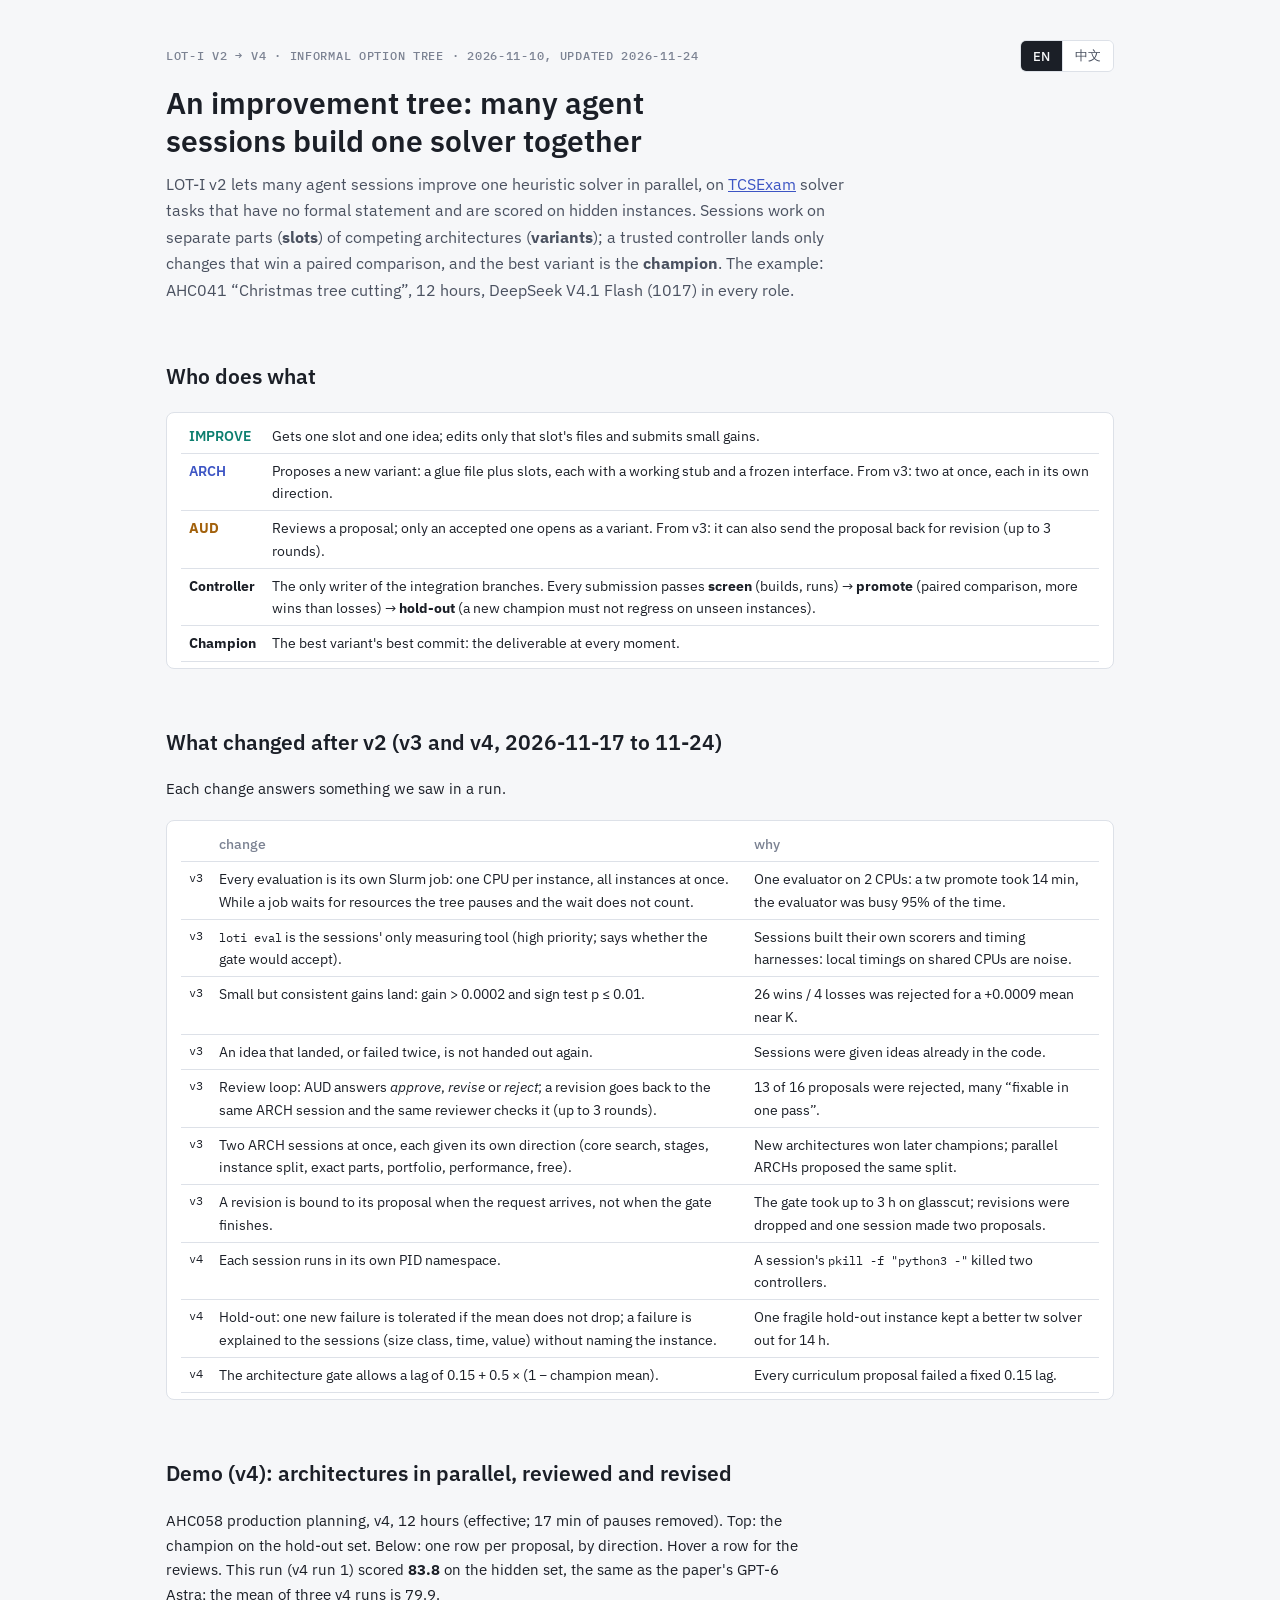
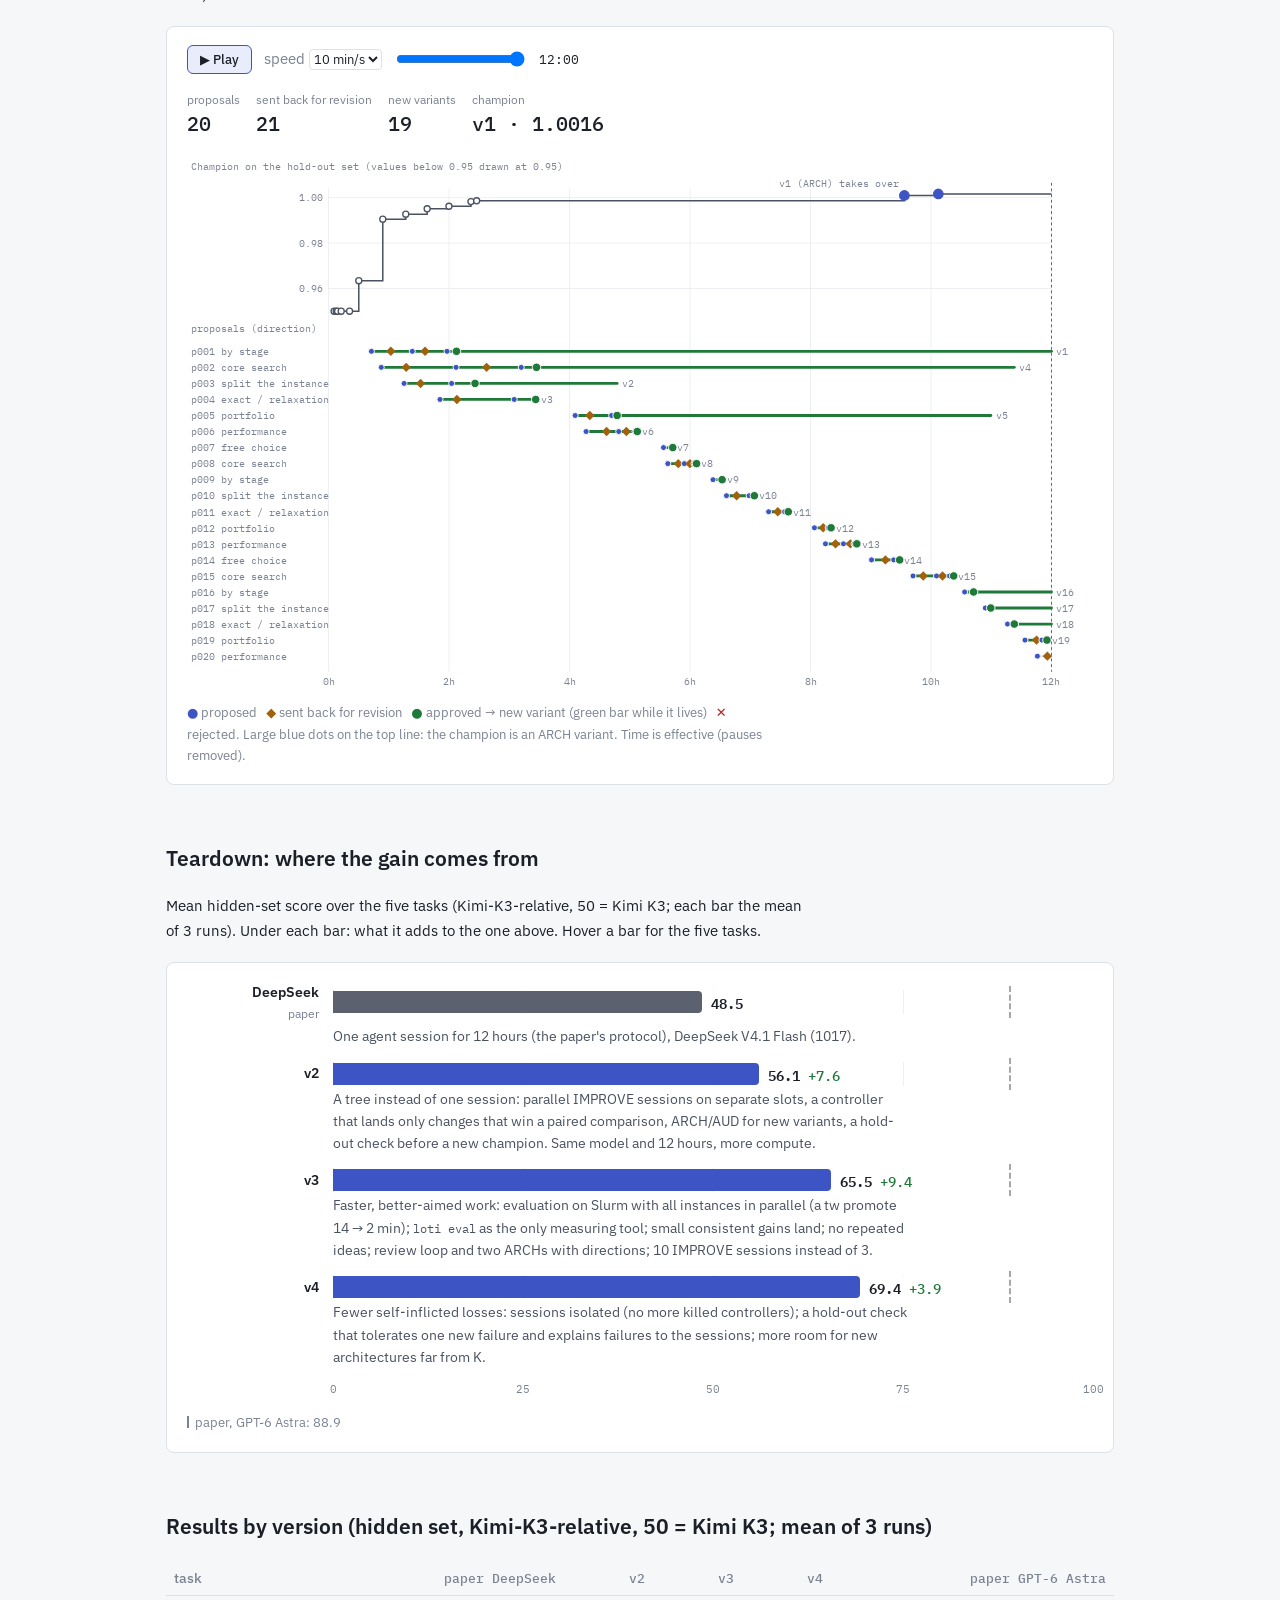
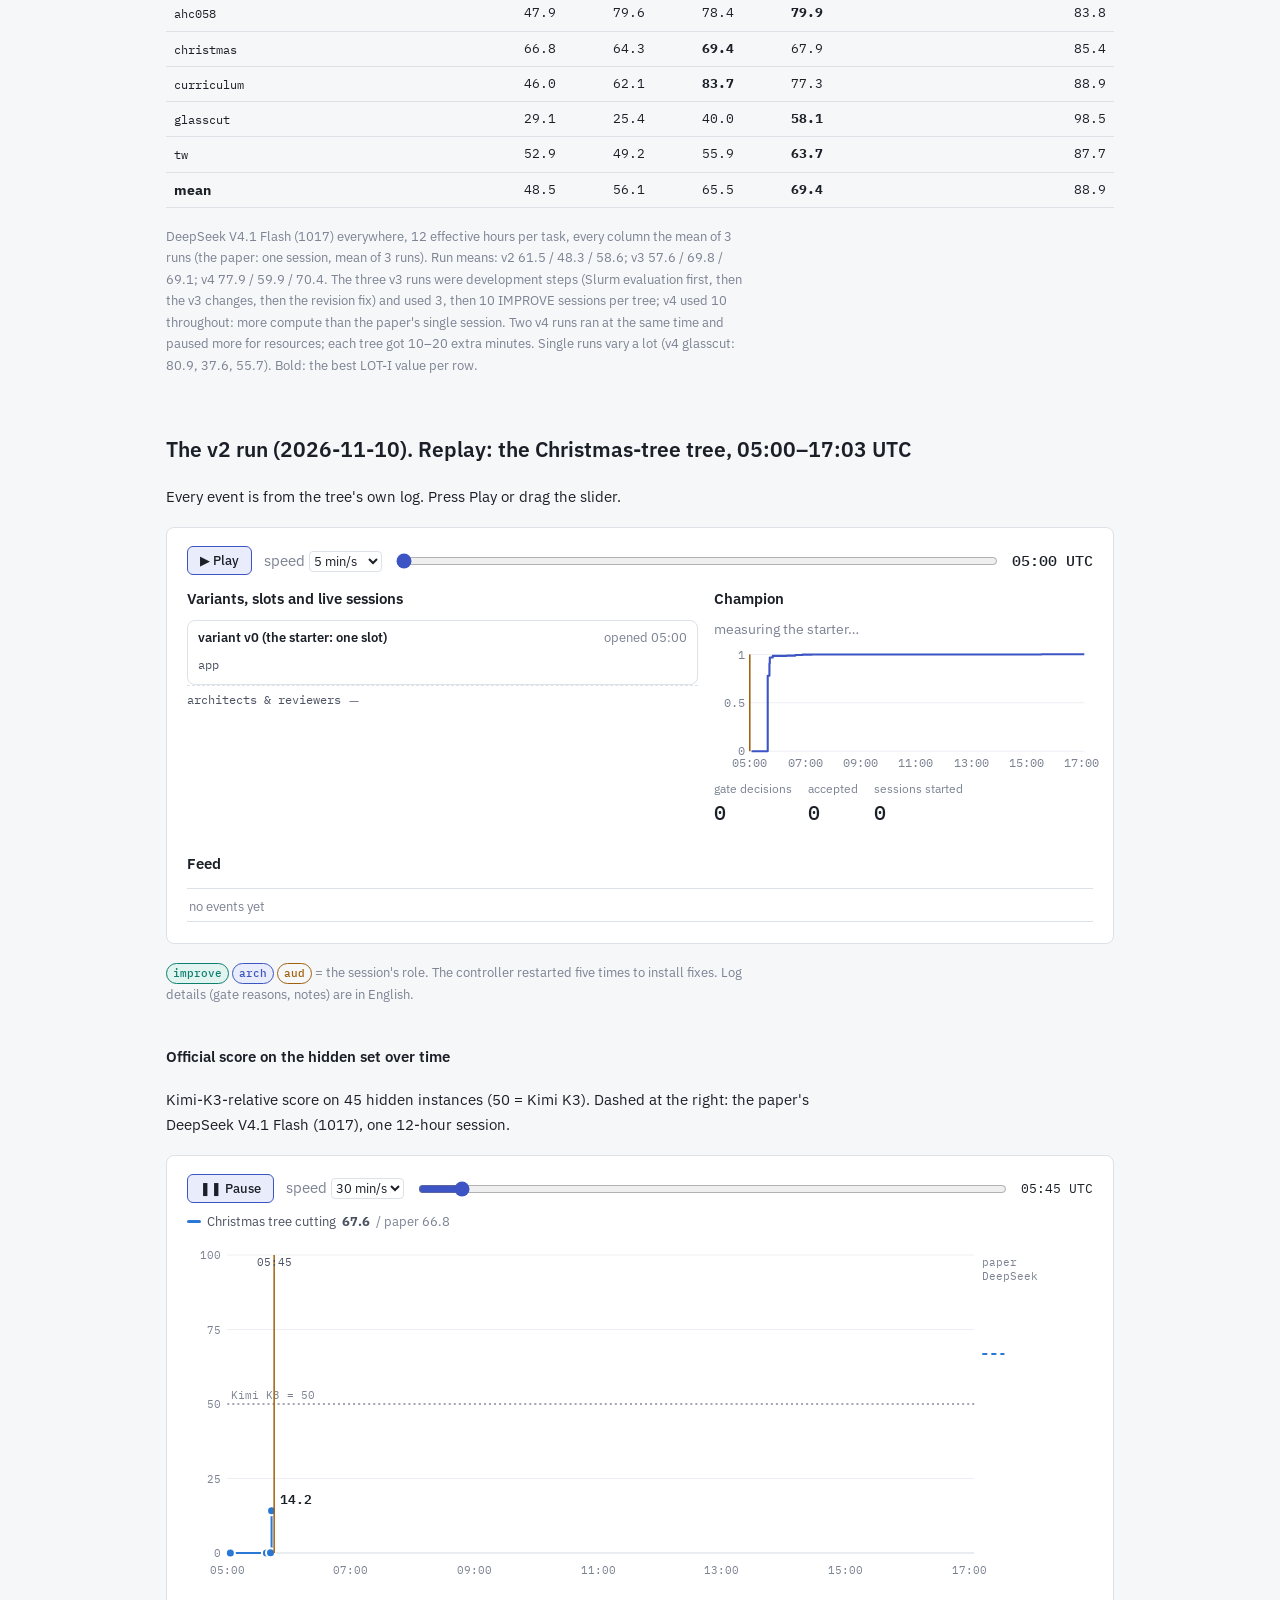
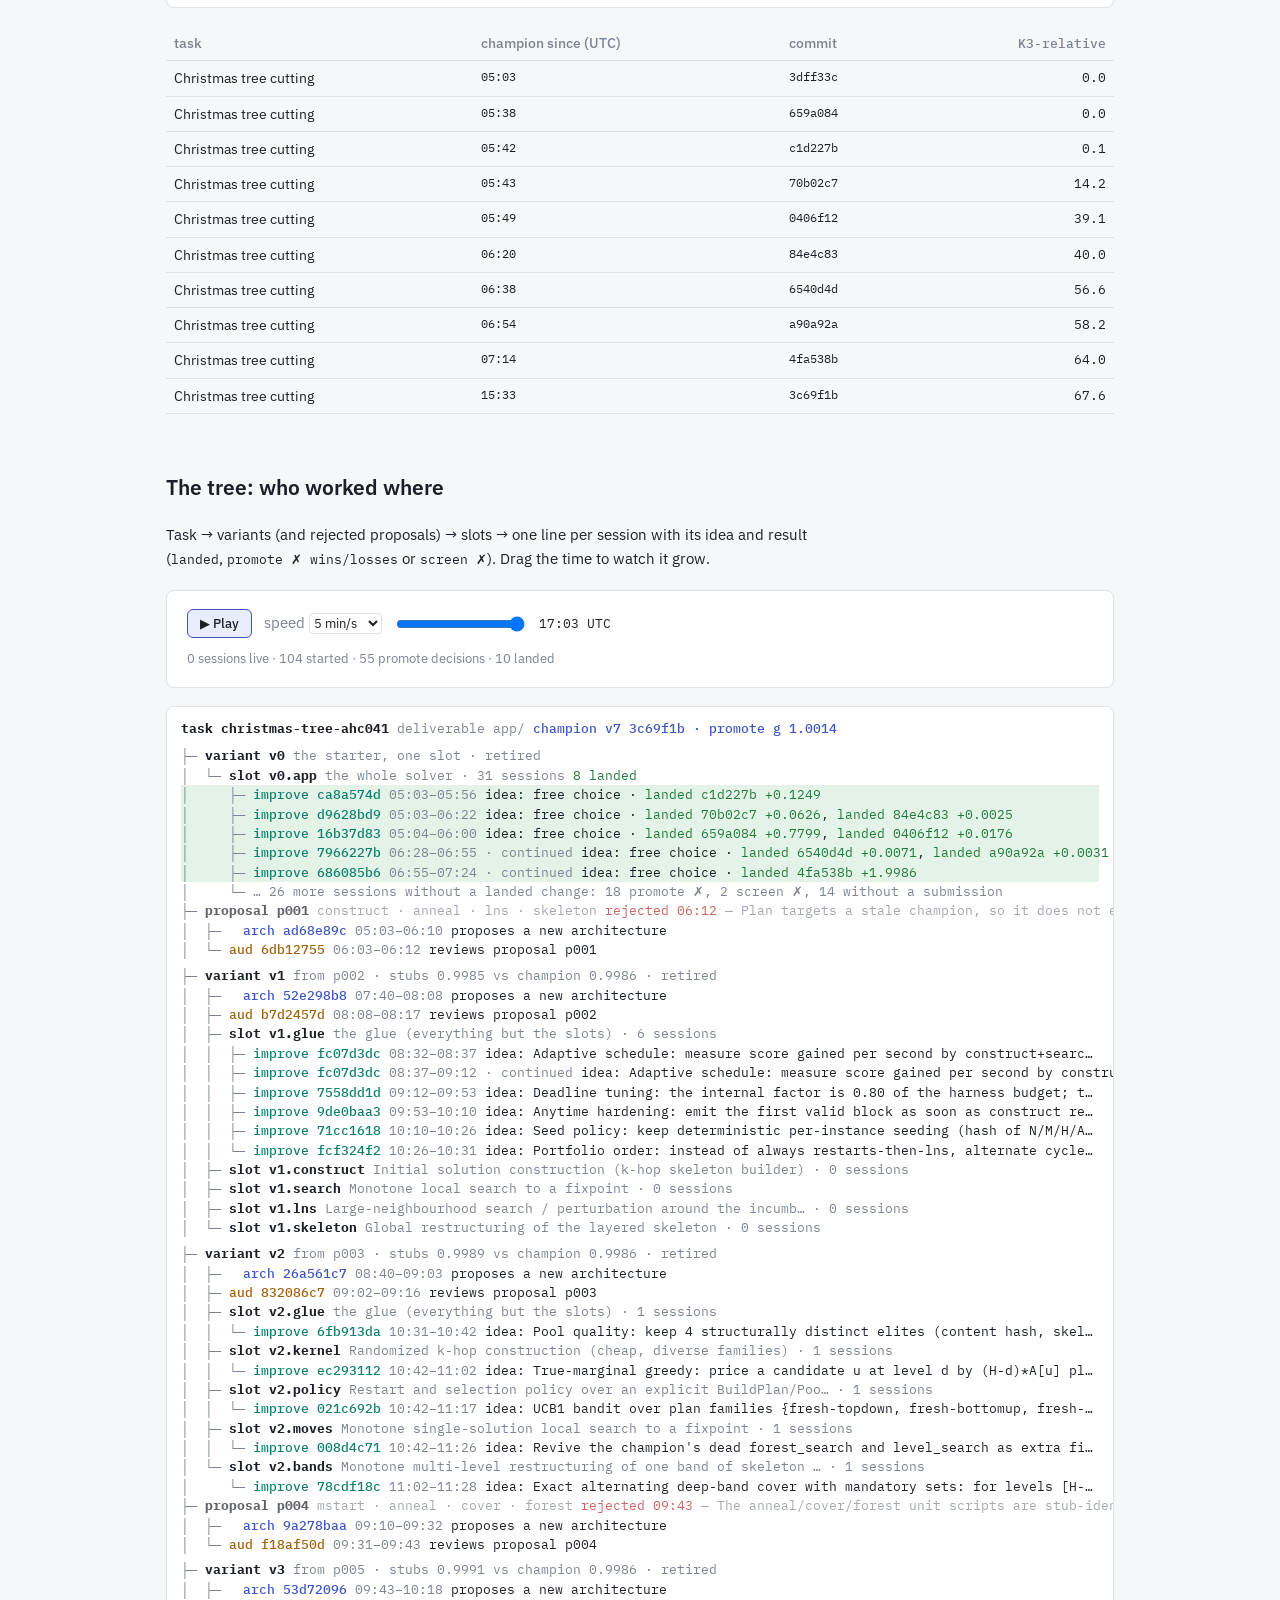
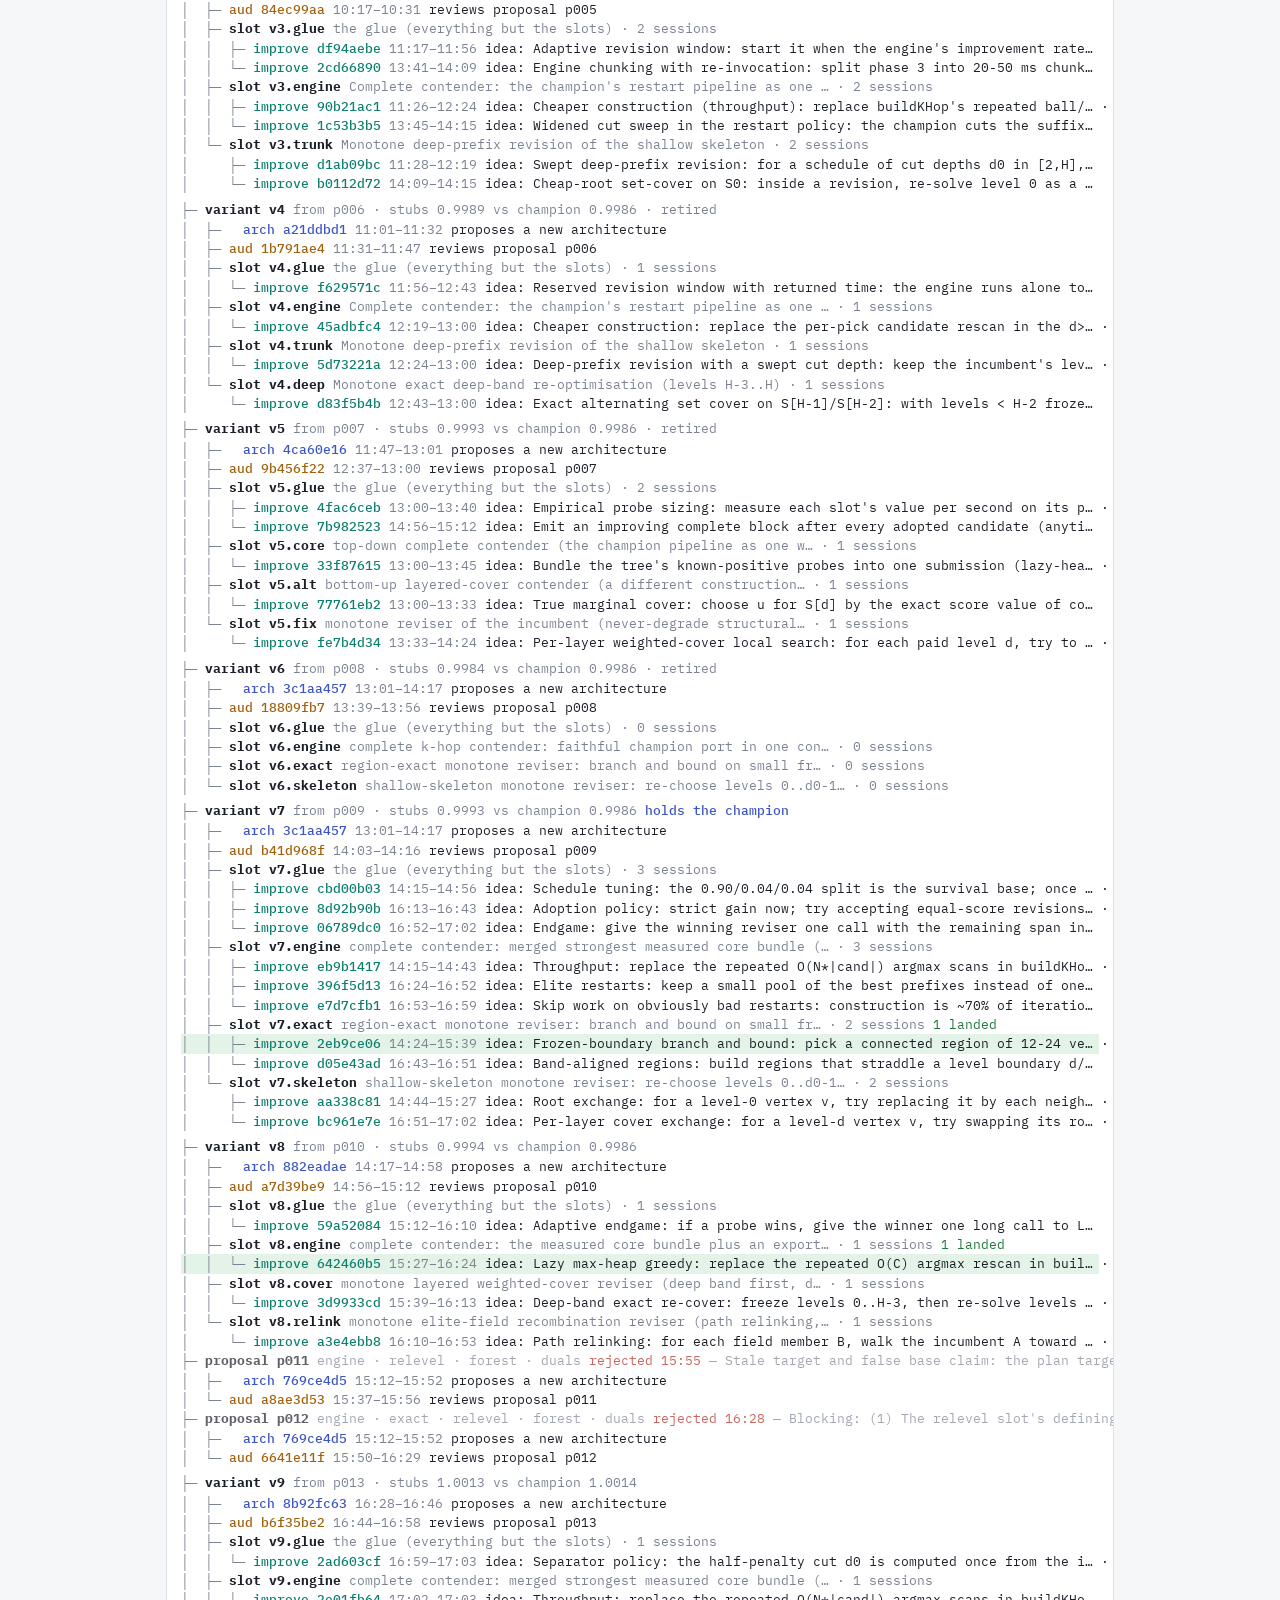
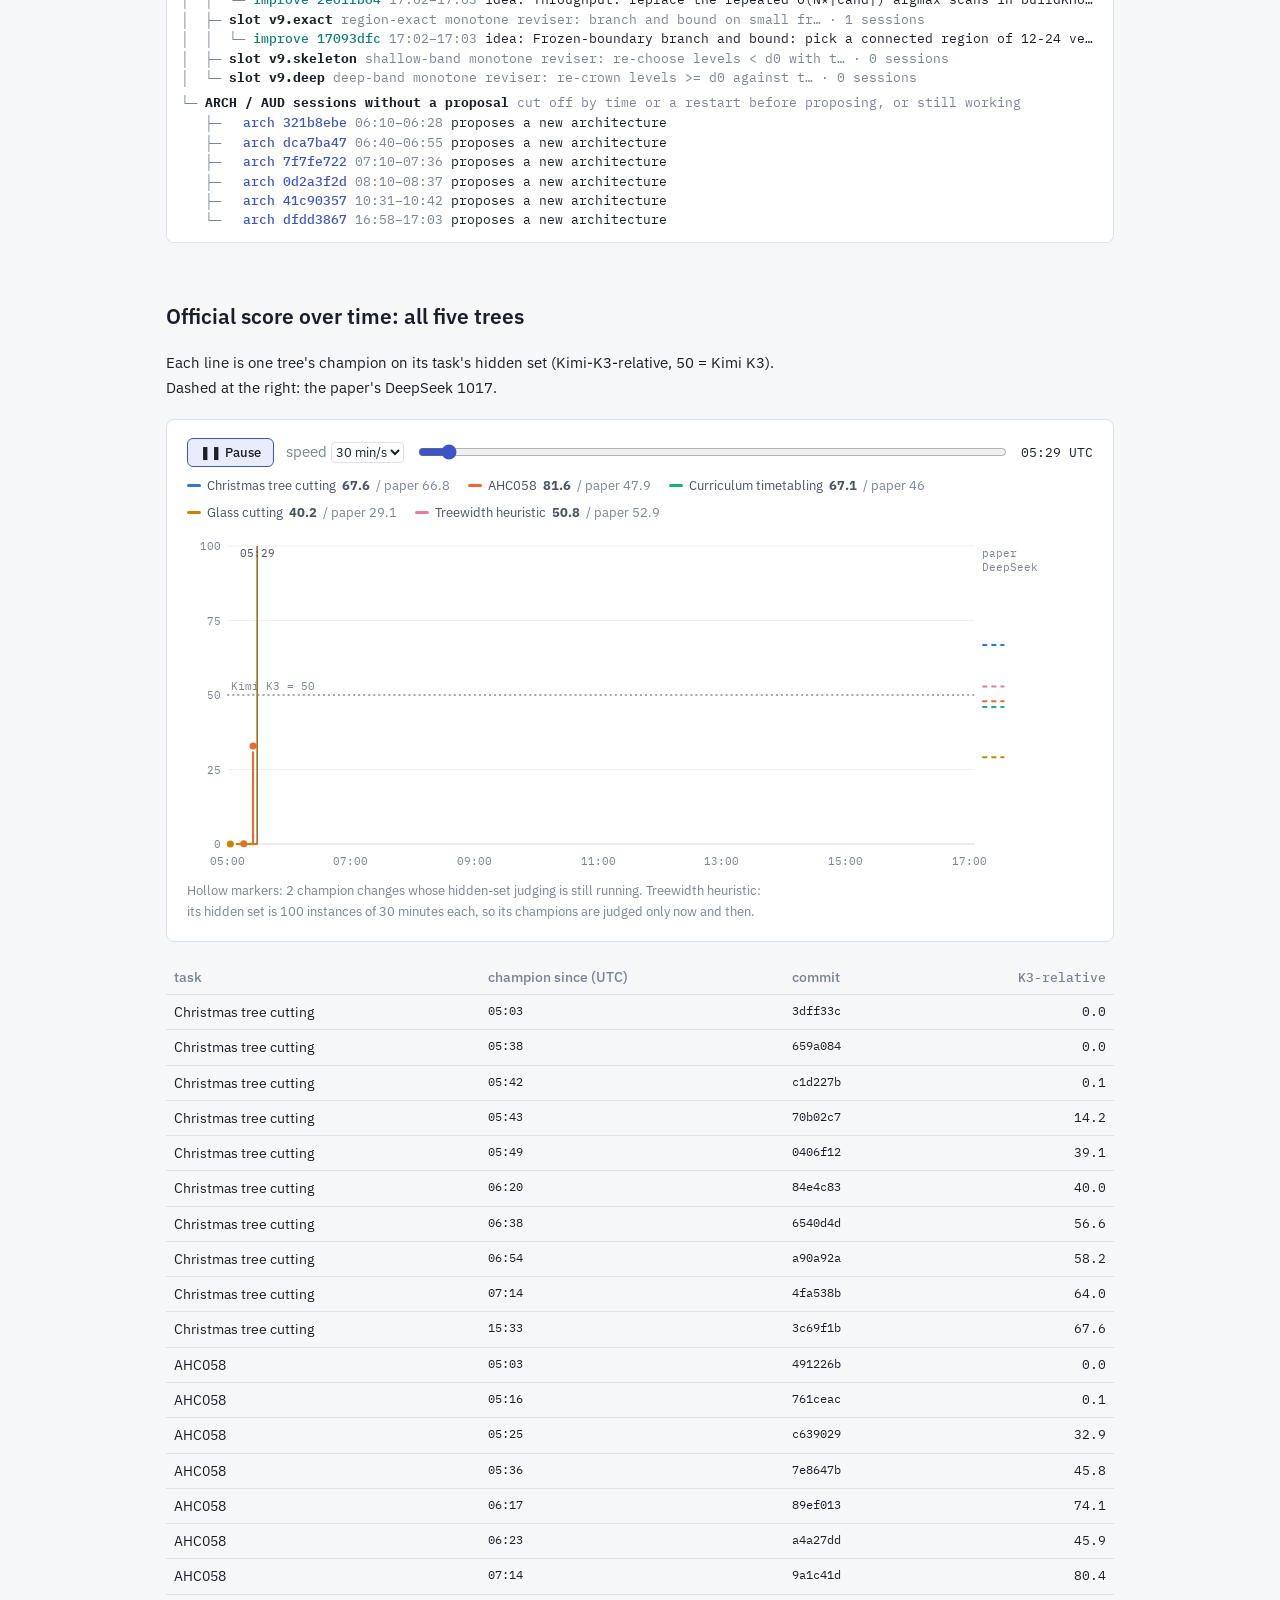
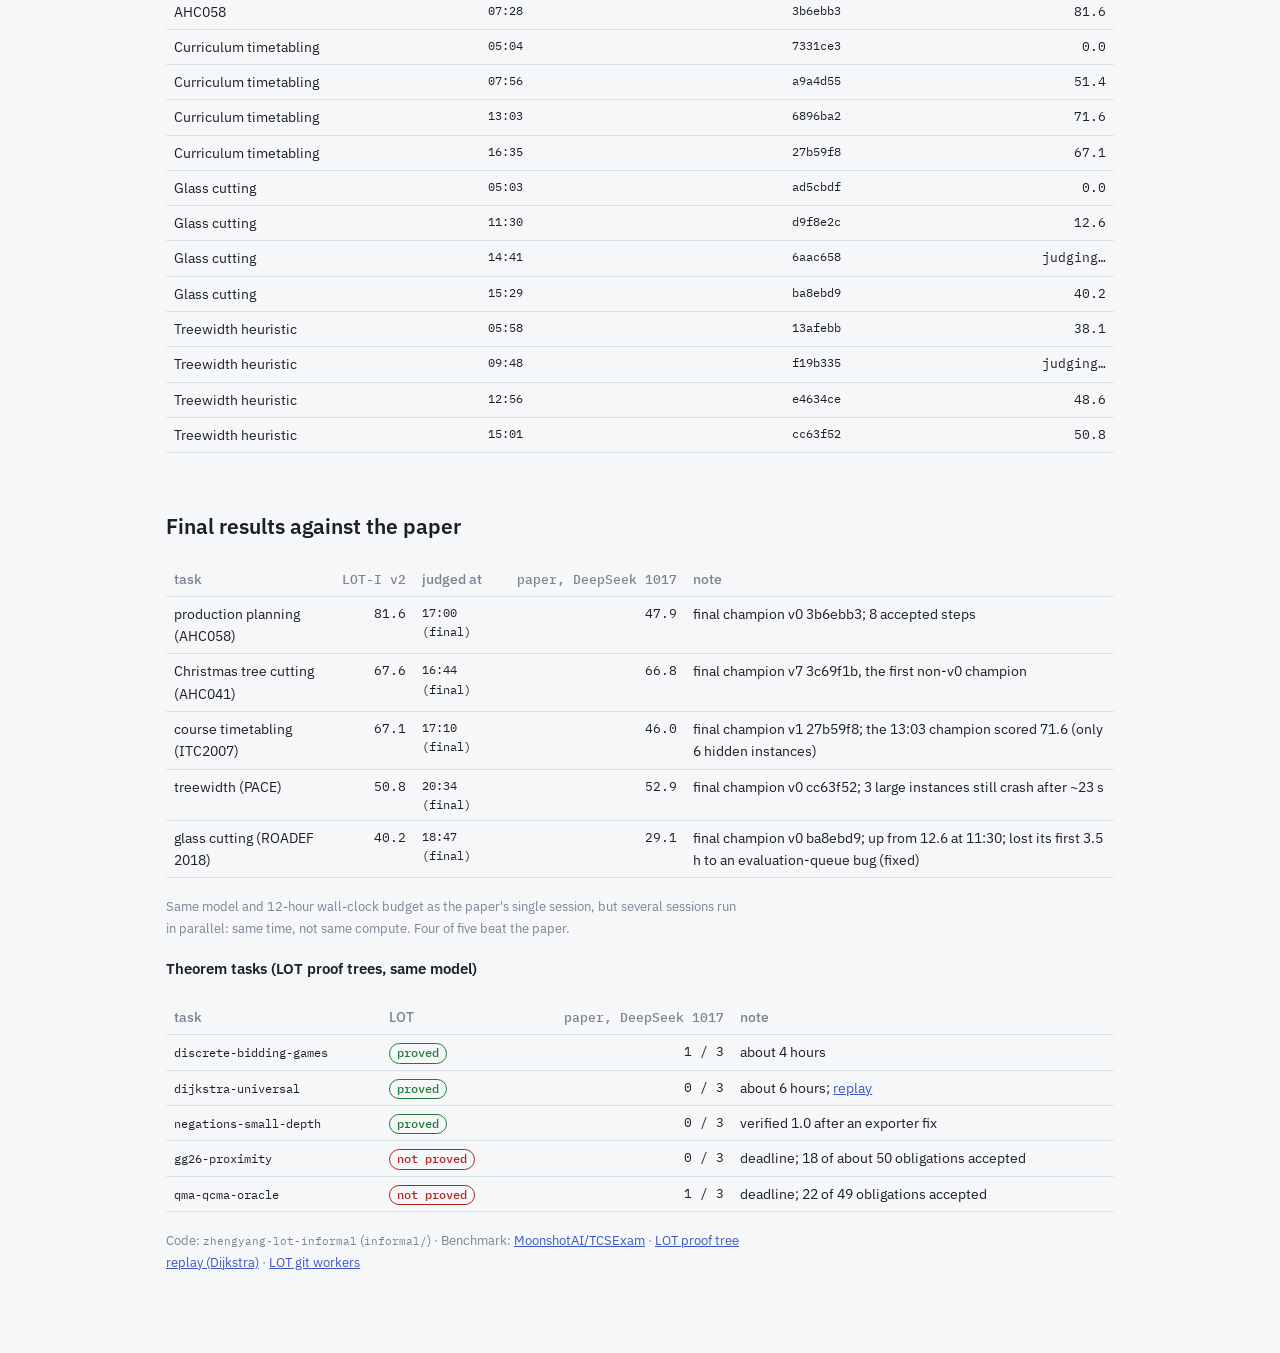
<file: loti-v2.html>
<!DOCTYPE html>
<html lang="en">
<head>
<meta charset="utf-8">
<meta name="viewport" content="width=device-width, initial-scale=1">
<title>LOT-I Improvement Tree</title>
<link rel="stylesheet" href="https://fonts.googleapis.com/css2?family=IBM+Plex+Mono:wght@400;500&family=IBM+Plex+Sans:wght@400;500;600&display=swap">
<style>
*{box-sizing:border-box}body{margin:0}[hidden]{display:none!important}
:root{
  --bg:#f6f7f9; --panel:#ffffff; --ink:#1b1f27; --ink2:#4a5160; --muted:#7b8292; --line:#dde1e8; --grid:#eceff3;
  --tree:#3d55c4; --tree-soft:#e8ecfb; --worker:#0d7f6f; --worker-soft:#e2f4f0; --git:#5b616e; --git-soft:#eef0f3;
  --ok:#1f7a3a; --ok-soft:#e3f3e7; --warn:#a2610c; --bad:#b3261e;
  --sans:"IBM Plex Sans",system-ui,"PingFang SC","Hiragino Sans GB","Noto Sans CJK SC","Microsoft YaHei",sans-serif;
  --mono:"IBM Plex Mono",ui-monospace,"SFMono-Regular",Menlo,monospace;
}
@media (prefers-color-scheme: dark){:root:not([data-theme="light"]){
  --bg:#13161b; --panel:#1b1f26; --ink:#e7e9ee; --ink2:#b3b8c3; --muted:#868d9b; --line:#2d333d; --grid:#242a33;
  --tree:#8399f2; --tree-soft:#222a45; --worker:#43c2ad; --worker-soft:#16332e; --git:#a3a9b5; --git-soft:#252a32;
  --ok:#5cc47a; --ok-soft:#173022; --warn:#e0a24a; --bad:#f08a80; color-scheme:dark}}
:root[data-theme="dark"]{
  --bg:#13161b; --panel:#1b1f26; --ink:#e7e9ee; --ink2:#b3b8c3; --muted:#868d9b; --line:#2d333d; --grid:#242a33;
  --tree:#8399f2; --tree-soft:#222a45; --worker:#43c2ad; --worker-soft:#16332e; --git:#a3a9b5; --git-soft:#252a32;
  --ok:#5cc47a; --ok-soft:#173022; --warn:#e0a24a; --bad:#f08a80; color-scheme:dark}
body{background:var(--bg);color:var(--ink);font:15px/1.65 var(--sans)}
.wrap{max-width:980px;margin:0 auto;padding-block:40px 80px;padding-left:max(16px,env(safe-area-inset-left,0px));padding-right:max(16px,env(safe-area-inset-right,0px));display:flex;flex-direction:column;gap:56px}
h1{font-size:30px;line-height:1.25;margin:0;font-weight:600;text-wrap:balance}
h2{font-size:21px;margin:0;font-weight:600;text-wrap:balance}
h3{font-size:15px;margin:0;font-weight:600}
p{margin:0;max-width:72ch}
a{color:var(--tree)}
code,.mono{font-family:var(--mono);font-size:.86em}
.eyebrow{font:500 12px/1 var(--mono);letter-spacing:.06em;text-transform:uppercase;color:var(--muted)}
header{display:flex;flex-direction:column;gap:12px}
header .lede{color:var(--ink2);font-size:16px}
section{display:flex;flex-direction:column;gap:18px}
.panel{background:var(--panel);border:1px solid var(--line);border-radius:8px;padding:18px 20px}
.muted{color:var(--muted)}.ink2{color:var(--ink2)}
.t{color:var(--tree);font-weight:600}.w{color:var(--worker);font-weight:600}
ul{margin:0;padding-left:1.2em;max-width:72ch}li{margin:.2em 0}
/* architecture diagram */
.arch{display:grid;grid-template-columns:1fr 1.15fr 1fr;gap:14px;align-items:stretch}
.arch .col{display:flex;flex-direction:column;gap:10px}
.box{border:1px solid var(--line);border-radius:8px;padding:10px 12px;background:var(--panel)}
.box h3{margin-bottom:4px}
.box.s{border-color:var(--worker);background:var(--worker-soft)}
.box.c{border-color:var(--tree);background:var(--tree-soft)}
.box.g{border-color:var(--git);background:var(--git-soft)}
.box p,.box li{font-size:13.5px;color:var(--ink2)}
.tier{display:flex;gap:8px;align-items:baseline;font-size:13.5px}
.tier b{font-family:var(--mono);font-size:12px;min-width:68px;color:var(--tree)}
@media (max-width:760px){.arch{grid-template-columns:1fr}}
/* tables */
.tbl{width:100%;border-collapse:collapse;font-size:13.5px}
.tbl th{font-weight:500;color:var(--muted);text-align:left;border-bottom:1px solid var(--line);padding:6px 8px;white-space:nowrap}
.tbl td{border-bottom:1px solid var(--line);padding:6px 8px;vertical-align:top}
.tbl td.num,.tbl th.num{text-align:right;font-variant-numeric:tabular-nums;font-family:var(--mono);font-size:12.5px}
.scroll{overflow-x:auto}
.pill{display:inline-block;font:500 11.5px/1.6 var(--mono);padding:0 7px;border-radius:999px;border:1px solid var(--line);color:var(--ink2);white-space:nowrap}
.pill.ok{color:var(--ok);border-color:var(--ok)}.pill.bad{color:var(--bad);border-color:var(--bad)}.pill.warn{color:var(--warn);border-color:var(--warn)}
/* charts */
.charts{display:grid;grid-template-columns:1fr 1fr;gap:14px}
@media (max-width:760px){.charts{grid-template-columns:1fr}}
.chart h3{margin-bottom:2px}.chart .sub{font-size:12.5px;color:var(--muted);margin-bottom:6px}
svg{display:block;width:100%;height:auto;overflow:visible}
svg text{font:11px var(--mono);fill:var(--muted)}
svg .gridl{stroke:var(--grid);stroke-width:1}
svg .axis{stroke:var(--line);stroke-width:1}
svg .ln{fill:none;stroke:var(--tree);stroke-width:2;stroke-linejoin:round}
svg .ln2{fill:none;stroke:var(--worker);stroke-width:2;stroke-linejoin:round}
svg .pt{fill:var(--tree);stroke:var(--panel);stroke-width:2}
svg .pt2{fill:var(--worker);stroke:var(--panel);stroke-width:2}
svg .ref{stroke:var(--muted);stroke-width:1;stroke-dasharray:4 4}
svg .hit{fill:transparent;cursor:default}
svg .lab{fill:var(--ink2)}
details{font-size:13.5px}details summary{cursor:pointer;color:var(--muted)}
.foot{font-size:13px;color:var(--muted)}

.replay{display:flex;flex-direction:column;gap:12px}
.rp-controls{display:flex;flex-wrap:wrap;gap:12px;align-items:center}
.rp-controls button{font:500 13px var(--sans);padding:5px 12px;border-radius:6px;border:1px solid var(--tree);background:var(--tree-soft);color:var(--ink);cursor:pointer}
.rp-controls select{font:13px var(--sans);background:var(--panel);color:var(--ink);border:1px solid var(--line);border-radius:4px}
#rp-slider,.k3sl{flex:1;min-width:180px;accent-color:var(--tree)}
#rp-time{font-size:15px;font-weight:500;color:var(--ink)}
.rp-grid{display:grid;grid-template-columns:1.35fr 1fr;gap:16px}
@media (max-width:760px){.rp-grid{grid-template-columns:1fr}}
.rp-var{border:1px solid var(--line);border-radius:8px;padding:8px 10px;margin-top:8px}
.rp-var.champ{border-color:var(--tree);box-shadow:0 0 0 1px var(--tree) inset}
.rp-var h4{margin:0 0 4px;font:600 13px var(--sans);display:flex;justify-content:space-between;gap:8px}
.rp-row{display:flex;gap:8px;align-items:center;min-height:26px;font-size:12.5px;border-top:1px dashed var(--line);padding-top:3px;flex-wrap:wrap}
.rp-var .rp-row:first-of-type{border-top:0}
.rp-label{font-family:var(--mono);font-size:12px;color:var(--ink2);min-width:118px}
.rp-acc{font-family:var(--mono);font-size:11.5px;color:var(--ok);min-width:64px}
.chip{display:inline-block;font:500 11px/1.7 var(--mono);padding:0 6px;border-radius:999px;border:1px solid}
.chip.improve{color:var(--worker);border-color:var(--worker);background:var(--worker-soft)}
.chip.arch{color:var(--tree);border-color:var(--tree);background:var(--tree-soft)}
.chip.aud{color:var(--warn);border-color:var(--warn)}
.rp-champ{font-size:13.5px;margin:6px 0}
.rp-champ b{font-family:var(--mono)}
.rp-kpis{display:flex;gap:16px;margin-top:6px}.rp-kpis div{display:flex;flex-direction:column;font-size:12px}.rp-kpis b{font:500 20px var(--mono)}
.rp-feed{list-style:none;margin:0;padding:0;max-height:260px;overflow:auto;font-size:13px;border-top:1px solid var(--line)}
.rp-feed li{display:flex;gap:10px;padding:4px 2px;border-bottom:1px solid var(--line)}
.rp-feed .tm{font-family:var(--mono);font-size:12px;color:var(--muted);min-width:42px}
.rp-feed .ok{color:var(--ok)}.rp-feed .bad{color:var(--bad)}.rp-feed .op{color:var(--warn)}

.ltree,.ltree ul{list-style:none;margin:0;padding:0}
.ltree ul{margin-left:22px;padding-left:16px;border-left:1px solid var(--line)}
.ltree li{position:relative;margin:8px 0}
.ltree ul>li::before{content:"";position:absolute;left:-16px;top:18px;width:14px;border-top:1px solid var(--line)}
.tn{border:1px solid var(--line);border-radius:8px;background:var(--panel);padding:8px 10px}
.tn.champ{border-color:var(--tree);box-shadow:0 0 0 1px var(--tree) inset}
.tn.rej{opacity:.55;border-style:dashed}.tn.ret{opacity:.55}
.tn .hd{display:flex;flex-wrap:wrap;gap:8px;align-items:baseline}
.tn .id{font:500 12px var(--mono);color:var(--muted)}.tn .nm{font:600 13px var(--mono)}
.tn .st{font-size:12px;color:var(--ink2);margin-left:auto}
.tn .tx{font-size:13px;color:var(--ink2);margin-top:3px}
.tn .live{display:flex;flex-wrap:wrap;gap:4px;margin-top:5px}
.tn details{margin-top:4px;font-size:12.5px}.tn summary{cursor:pointer;color:var(--muted)}
.stbl{border-collapse:collapse;width:100%;margin-top:4px;font-size:12px}
.stbl th{font-weight:500;color:var(--muted);text-align:left;border-bottom:1px solid var(--line);padding:3px 6px}
.stbl td{border-bottom:1px solid var(--line);padding:3px 6px;vertical-align:top}
.stbl td.m{font-family:var(--mono);font-size:11.5px;white-space:nowrap}
.okc{color:var(--ok)}.badc{color:var(--bad)}

.sn{border:1px solid var(--line);border-left-width:3px;border-radius:6px;background:var(--panel);padding:5px 8px;font-size:12.5px}
.sn.improve{border-left-color:var(--worker)}.sn.arch{border-left-color:var(--tree)}.sn.aud{border-left-color:var(--warn)}
.sn.landed{background:var(--ok-soft)}
.sn.live{box-shadow:0 0 0 2px var(--tree)}
.sn .l1{display:flex;flex-wrap:wrap;gap:8px;align-items:baseline}
.sn .tm{font:11.5px var(--mono);color:var(--muted)}
.sn .idea{color:var(--ink2);margin-top:2px}
.sn .subs{display:flex;flex-wrap:wrap;gap:4px 10px;margin-top:3px;font:11.5px var(--mono)}
.ltree li.sl{margin:5px 0}

.gloss{display:grid;grid-template-columns:max-content 1fr;gap:8px 14px;margin:0 0 14px;font-size:14px;line-height:1.5}
.gloss dt{font-weight:600;white-space:nowrap}.gloss .r-improve{color:var(--worker)}.gloss .r-arch{color:var(--tree)}.gloss .r-aud{color:var(--warn)}.gloss dd{margin:0}
.gloss .ex{font-family:var(--mono);font-size:12.5px;color:var(--muted)}
@media (max-width:560px){.gloss{grid-template-columns:1fr}.gloss dd{margin:0 0 6px}}
.k3c{--s1:#2a78d6;--s2:#eb6834;--s3:#1baf7a;--s4:#c98500;--s5:#e87ba4}
@media (prefers-color-scheme: dark){:root:not([data-theme="light"]) .k3c{--s1:#3987e5;--s2:#d95926;--s3:#199e70;--s4:#c98500;--s5:#d55181}}
:root[data-theme="dark"] .k3c{--s1:#3987e5;--s2:#d95926;--s3:#199e70;--s4:#c98500;--s5:#d55181}
.k3c .k3ch{overflow-x:auto}.k3c svg{width:100%;min-width:640px;height:auto;display:block;font:11.5px var(--sans);fill:var(--muted)}
.k3c .gl{stroke:var(--grid)}.k3c .ax{stroke:var(--line)}.k3c .k50{stroke:var(--ink2);stroke-dasharray:2 3}
.k3c .fut{fill:var(--grid);opacity:.55}.k3c .ln{fill:none;stroke-width:2;stroke-linejoin:round}
.k3c .pr{stroke-width:2;stroke-dasharray:5 4}.k3c .dot{stroke:var(--panel);stroke-width:2}
.k3c .pend{fill:var(--panel);stroke-width:1.5}
.k3leg{display:flex;flex-wrap:wrap;gap:6px 18px;margin:0 0 8px;font-size:13px;color:var(--ink2)}
.k3leg span{display:inline-flex;align-items:center;gap:6px}.k3leg i{width:14px;height:3px;border-radius:2px;display:inline-block}
.k3tip{position:absolute;pointer-events:none;background:var(--panel);border:1px solid var(--line);border-radius:6px;
  padding:6px 9px;font-size:12.5px;line-height:1.45;color:var(--ink);box-shadow:0 2px 8px rgba(0,0,0,.12);white-space:nowrap}
.ttree{font-family:var(--mono);font-size:12.5px;line-height:1.55;overflow-x:auto;padding:12px 14px}
.ttree .tl{display:flex;align-items:baseline;white-space:nowrap}
.ttree .tp{white-space:pre;color:var(--muted);flex:none}
.ttree .tc{white-space:nowrap}
.ttree .tl.var .tc,.ttree .tl.root .tc{font-size:13px}
.ttree .tl.var{margin-top:6px}
.ttree .tl.rej .tc{opacity:.7}
.ttree .r-improve{color:var(--worker);font-weight:500}.ttree .r-arch{color:var(--tree);font-weight:500}.ttree .r-aud{color:var(--warn);font-weight:500}
.ttree .tl.won{background:var(--ok-soft)}
.ttree .champc{color:var(--tree);font-weight:500}.ttree .livec{color:var(--tree)}

html[data-lang="zh"] body [lang="en"],html:not([data-lang="zh"]) body [lang="zh"]{display:none!important}
.hdr-top{display:flex;justify-content:space-between;align-items:center;gap:12px;flex-wrap:wrap}
.seg{display:inline-flex;border:1px solid var(--line);border-radius:6px;overflow:hidden;flex:none}
.seg button{font:500 12.5px var(--sans);padding:6px 12px;border:0;background:var(--panel);color:var(--ink2);cursor:pointer}
.seg button+button{border-left:1px solid var(--line)}
.seg button[aria-pressed="true"]{background:var(--ink);color:var(--bg)}
.seg button:focus-visible{outline:2px solid var(--tree);outline-offset:-2px}
.roles td:first-child{white-space:nowrap}

.td{display:flex;flex-direction:column;gap:14px}
.td-row{display:grid;grid-template-columns:132px 1fr;gap:2px 14px;align-items:center}
.td-name{font-weight:600;font-size:14px;text-align:right}
.td-name small{display:block;font-weight:400;color:var(--muted);font-size:12px}
.td-track{position:relative;height:24px;cursor:default;
  background:linear-gradient(to right,var(--grid) 1px,transparent 1px) 0 0/25% 100%}
.td-bar{position:absolute;left:0;top:1px;height:22px;border-radius:0 4px 4px 0;background:var(--tree)}
.td-bar.base{background:var(--git)}
.td-val{position:absolute;top:1px;z-index:2;padding:0 3px;border-radius:3px;background:var(--panel);font:600 13.5px var(--mono);color:var(--ink);white-space:nowrap}
.td-val .d{font-weight:500;color:var(--ok);margin-left:8px}
.td-ref{position:absolute;top:-4px;bottom:-4px;border-left:2px dashed var(--muted);opacity:.7}
.td-why{grid-column:2;font-size:13.5px;color:var(--ink2);max-width:72ch}
.td-axis{display:grid;grid-template-columns:132px 1fr;gap:0 14px}
.td-axis div:last-child{position:relative;height:16px;font:11px var(--mono);color:var(--muted)}
.td-axis span{position:absolute;transform:translateX(-50%)}
.td-tip{position:absolute;z-index:5;pointer-events:none;background:var(--panel);border:1px solid var(--line);border-radius:6px;
  padding:6px 9px;font-size:12.5px;line-height:1.5;color:var(--ink);box-shadow:0 2px 8px rgba(0,0,0,.12);white-space:nowrap}
@media (max-width:640px){.td-row,.td-axis{grid-template-columns:1fr}.td-name{text-align:left}.td-why{grid-column:1}.td-axis div:first-child{display:none}}
</style>
<script>
(function(){var l="en";try{var s=localStorage.getItem("loti-lang");if(s==="zh"||s==="en")l=s;}catch(e){}
document.documentElement.dataset.lang=l;document.documentElement.lang=l==="zh"?"zh-CN":"en";})();
window.$t=function(en,zh){return document.documentElement.dataset.lang==="zh"?zh:en;};
window.LANG_CB=[];
window.setLang=function(l){var d=document.documentElement;d.dataset.lang=l;d.lang=l==="zh"?"zh-CN":"en";
try{localStorage.setItem("loti-lang",l);}catch(e){}
document.querySelectorAll(".seg button").forEach(function(b){b.setAttribute("aria-pressed",String(b.dataset.l===l));});
LANG_CB.forEach(function(f){try{f();}catch(e){console.error(e);}});};
const PLAY=()=>$t("&#9654; Play","&#9654; 播放"), PAUSE=()=>$t("&#10074;&#10074; Pause","&#10074;&#10074; 暂停");
</script>
</head>
<body>
<div class="wrap">

<header>
  <div class="hdr-top"><div class="eyebrow">LOT-I v2 &rarr; v4 · informal option tree · 2026-11-10, updated 2026-11-24</div>
  <div class="seg" role="group" aria-label="Language"><button type="button" data-l="en" aria-pressed="true">EN</button><button type="button" data-l="zh" aria-pressed="false">中文</button></div></div>
  <h1><span lang="en">An improvement tree: many agent sessions build one solver together</span><span lang="zh">Improvement tree：许多 agent session 合作构建一个求解器</span></h1>
  <p class="lede" lang="en">LOT-I v2 lets many agent sessions improve one heuristic solver in parallel, on
  <a href="https://arxiv.org/abs/2611.07962">TCSExam</a> solver tasks that have no formal statement and are scored on
  hidden instances. Sessions work on separate parts (<strong>slots</strong>) of competing architectures
  (<strong>variants</strong>); a trusted controller lands only changes that win a paired comparison, and the best
  variant is the <strong>champion</strong>. The example: AHC041 &ldquo;Christmas tree cutting&rdquo;, 12 hours,
  DeepSeek V4.1 Flash (1017) in every role.</p>
  <p class="lede" lang="zh">LOT-I v2 让许多 agent session 并行改进同一个启发式求解器。任务来自
  <a href="https://arxiv.org/abs/2611.07962">TCSExam</a> 的求解器题：没有形式化陈述，按隐藏实例打分。
  session 分别改进互相竞争的架构（<strong>variant</strong>）中的不同部件（<strong>slot</strong>）；可信的 controller
  只合入在配对比较中胜出的修改，得分最高的变体就是 <strong>champion</strong>。示例：AHC041「Christmas tree cutting」，
  12 小时，所有角色都用 DeepSeek V4.1 Flash (1017)。</p>
</header>

<section>
  <h2><span lang="en">Who does what</span><span lang="zh">分工</span></h2>
  <div class="scroll panel" style="padding:6px 14px"><table class="tbl roles">
    <tbody>
      <tr><td><b class="w">IMPROVE</b></td><td><span lang="en">Gets one slot and one idea; edits only that slot's files and submits small gains.</span><span lang="zh">分到一个 slot 和一个 idea，只改这个 slot 的文件，提交小的改进。</span></td></tr>
      <tr><td><b class="t">ARCH</b></td><td><span lang="en">Proposes a new variant: a glue file plus slots, each with a working stub and a frozen interface. From v3: two at once, each in its own direction.</span><span lang="zh">提出新变体：一个 glue 文件加若干 slot，每个 slot 有能跑的占位实现和固定接口。v3 起同时两个，各有方向。</span></td></tr>
      <tr><td><b style="color:var(--warn)">AUD</b></td><td><span lang="en">Reviews a proposal; only an accepted one opens as a variant. From v3: it can also send the proposal back for revision (up to 3 rounds).</span><span lang="zh">审核提案，通过才成为变体。v3 起还可以退回修改（最多 3 轮）。</span></td></tr>
      <tr><td><b>Controller</b></td><td><span lang="en">The only writer of the integration branches. Every submission passes <strong>screen</strong> (builds, runs) → <strong>promote</strong> (paired comparison, more wins than losses) → <strong>hold-out</strong> (a new champion must not regress on unseen instances).</span><span lang="zh">唯一能写集成分支的进程。每次提交依次过 <strong>screen</strong>（能编译、能跑）→ <strong>promote</strong>（配对比较，胜多于负）→ <strong>hold-out</strong>（新 champion 在未见过的实例上不能退步）。</span></td></tr>
      <tr><td><b>Champion</b></td><td><span lang="en">The best variant's best commit: the deliverable at every moment.</span><span lang="zh">得分最高变体的最佳 commit，任何时刻的交付物。</span></td></tr>
    </tbody>
  </table></div>
</section>

<section id="changes">
  <h2><span lang="en">What changed after v2 (v3 and v4, 2026-11-17 to 11-24)</span><span lang="zh">v2 之后改了什么（v3 和 v4，2026-11-17 至 11-24）</span></h2>
  <p><span lang="en">Each change answers something we saw in a run.</span><span lang="zh">每一项都对应运行中实际遇到的问题。</span></p>
  <div class="scroll panel" style="padding:6px 14px"><table class="tbl roles">
    <thead><tr><th></th><th><span lang="en">change</span><span lang="zh">改动</span></th><th><span lang="en">why</span><span lang="zh">原因</span></th></tr></thead>
    <tbody>
      <tr><td class="mono">v3</td><td><span lang="en">Every evaluation is its own Slurm job: one CPU per instance, all instances at once. While a job waits for resources the tree pauses and the wait does not count.</span><span lang="zh">每次评测是独立的 Slurm 任务：每个实例一个 CPU，所有实例同时跑。等资源时整棵树暂停，等待时间不计入。</span></td><td><span lang="en">One evaluator on 2 CPUs: a tw promote took 14 min, the evaluator was busy 95% of the time.</span><span lang="zh">原来只有 2 个 CPU 做评测：tw 一次 promote 要 14 分钟，评测 95% 的时间都在忙。</span></td></tr>
      <tr><td class="mono">v3</td><td><span lang="en"><code>loti eval</code> is the sessions' only measuring tool (high priority; says whether the gate would accept).</span><span lang="zh"><code>loti eval</code> 是 session 唯一的测量工具（高优先级，直接告诉它能否过门）。</span></td><td><span lang="en">Sessions built their own scorers and timing harnesses: local timings on shared CPUs are noise.</span><span lang="zh">session 自己造评分器和计时工具；共享 CPU 上的本地计时全是噪声。</span></td></tr>
      <tr><td class="mono">v3</td><td><span lang="en">Small but consistent gains land: gain &gt; 0.0002 and sign test p &le; 0.01.</span><span lang="zh">小而稳定的提升也能合入：提升 &gt; 0.0002 且符号检验 p &le; 0.01。</span></td><td><span lang="en">26 wins / 4 losses was rejected for a +0.0009 mean near K.</span><span lang="zh">接近最优时，26 胜 4 负因平均只提升 0.0009 被拒。</span></td></tr>
      <tr><td class="mono">v3</td><td><span lang="en">An idea that landed, or failed twice, is not handed out again.</span><span lang="zh">已合入或失败两次的 idea 不再分配。</span></td><td><span lang="en">Sessions were given ideas already in the code.</span><span lang="zh">session 拿到的 idea 早已在代码里。</span></td></tr>
      <tr><td class="mono">v3</td><td><span lang="en">Review loop: AUD answers <em>approve</em>, <em>revise</em> or <em>reject</em>; a revision goes back to the same ARCH session and the same reviewer checks it (up to 3 rounds).</span><span lang="zh">审核循环：AUD 给出通过 / 修改 / 拒绝；修改意见交回同一个 ARCH session，由同一个审核者复核（最多 3 轮）。</span></td><td><span lang="en">13 of 16 proposals were rejected, many &ldquo;fixable in one pass&rdquo;.</span><span lang="zh">16 个提案拒了 13 个，很多是「一轮就能修好」。</span></td></tr>
      <tr><td class="mono">v3</td><td><span lang="en">Two ARCH sessions at once, each given its own direction (core search, stages, instance split, exact parts, portfolio, performance, free).</span><span lang="zh">同时两个 ARCH，各分一个方向（核心搜索、分阶段、拆实例、精确子问题、组合策略、性能、自由）。</span></td><td><span lang="en">New architectures won later champions; parallel ARCHs proposed the same split.</span><span lang="zh">后期 champion 多来自新架构；并行的 ARCH 容易想到同一种拆法。</span></td></tr>
      <tr><td class="mono">v3</td><td><span lang="en">A revision is bound to its proposal when the request arrives, not when the gate finishes.</span><span lang="zh">修改版在请求到达时就绑定到原提案，而不是等检查结束。</span></td><td><span lang="en">The gate took up to 3 h on glasscut; revisions were dropped and one session made two proposals.</span><span lang="zh">glasscut 的架构检查要 3 小时，修改版被误判作废，还出现了重复提案。</span></td></tr>
      <tr><td class="mono">v4</td><td><span lang="en">Each session runs in its own PID namespace.</span><span lang="zh">每个 session 运行在独立的 PID 命名空间里。</span></td><td><span lang="en">A session's <code>pkill -f "python3 -"</code> killed two controllers.</span><span lang="zh">一个 session 的 <code>pkill -f "python3 -"</code> 杀掉了两个 controller。</span></td></tr>
      <tr><td class="mono">v4</td><td><span lang="en">Hold-out: one new failure is tolerated if the mean does not drop; a failure is explained to the sessions (size class, time, value) without naming the instance.</span><span lang="zh">hold-out：平均分不降时容忍 1 个新失败；失败原因（规模、用时、解的质量）告诉 session，但不透露实例。</span></td><td><span lang="en">One fragile hold-out instance kept a better tw solver out for 14 h.</span><span lang="zh">一个脆弱的 hold-out 实例把更好的 tw 求解器挡了 14 小时。</span></td></tr>
      <tr><td class="mono">v4</td><td><span lang="en">The architecture gate allows a lag of 0.15 + 0.5 &times; (1 &minus; champion mean).</span><span lang="zh">架构检查允许落后 0.15 + 0.5 &times;（1 &minus; champion 均分）。</span></td><td><span lang="en">Every curriculum proposal failed a fixed 0.15 lag.</span><span lang="zh">固定 0.15 时 curriculum 的提案全部过不了。</span></td></tr>
    </tbody>
  </table></div>
</section>

<section id="v5demo">
  <h2><span lang="en">Demo (v4): architectures in parallel, reviewed and revised</span><span lang="zh">Demo（v4）：并行提出、审核、修改的架构</span></h2>
  <p><span lang="en">AHC058 production planning, v4, 12 hours (effective; 17 min of pauses removed). Top: the champion on the hold-out set. Below: one row per proposal, by direction. Hover a row for the reviews. This run (v4 run 1) scored <b>83.8</b> on the hidden set, the same as the paper's GPT-6 Astra; the mean of three v4 runs is 79.9.</span><span lang="zh">AHC058 生产计划，v4，12 小时（有效时间，已去掉 17 分钟暂停）。上：champion 在 hold-out 上的分数。下：每个提案一行，按方向标注，鼠标悬停看审核意见。这一次（v4 第 1 次）隐藏集得分 <b>83.8</b>，与论文 GPT-6 Astra 相同；v4 三次平均 79.9。</span></p>
  <div class="panel" style="display:flex;flex-direction:column;gap:10px">
    <div class="rp-controls">
      <button id="v5-play" type="button">&#9654; Play</button>
      <label class="muted"><span lang="en">speed</span><span lang="zh">速度</span> <select id="v5-speed"><option value="5">5 min/s</option><option value="10" selected>10 min/s</option><option value="20">20 min/s</option><option value="40">40 min/s</option></select></label>
      <input id="v5-slider" type="range" min="0" max="720" step="1" value="720" aria-label="time">
      <span id="v5-time" class="mono">12:00</span>
    </div>
    <div class="rp-kpis" id="v5-kpis"></div>
    <div class="scroll"><svg id="v5-svg" role="img" aria-label="v4 ahc058 timeline" style="display:block;min-width:760px;width:100%"></svg></div>
    <p class="foot" id="v5-leg"></p>
  </div>
</section>

<section id="teardown">
  <h2><span lang="en">Teardown: where the gain comes from</span><span lang="zh">拆解：提升从哪里来</span></h2>
  <p><span lang="en">Mean hidden-set score over the five tasks (Kimi-K3-relative, 50 = Kimi K3; each bar the mean of 3 runs). Under each bar: what it adds to the one above. Hover a bar for the five tasks.</span><span lang="zh">五道题的隐藏集平均分（Kimi-K3 相对分，50 = Kimi K3；每根柱子是 3 次运行的平均）。每根柱子下面写的是它比上一根多了什么。鼠标悬停看五道题各自的分数。</span></p>
  <div class="panel td" id="td" style="position:relative">
    <div class="td-row" data-k="ds"><div class="td-name">DeepSeek<small lang="en">paper</small><small lang="zh">论文</small></div><div class="td-track"></div>
      <div class="td-why"><span lang="en">One agent session for 12 hours (the paper's protocol), DeepSeek V4.1 Flash (1017).</span><span lang="zh">单个 agent session 跑 12 小时（论文的设置），DeepSeek V4.1 Flash (1017)。</span></div></div>
    <div class="td-row" data-k="v2"><div class="td-name">v2</div><div class="td-track"></div>
      <div class="td-why"><span lang="en">A tree instead of one session: parallel IMPROVE sessions on separate slots, a controller that lands only changes that win a paired comparison, ARCH/AUD for new variants, a hold-out check before a new champion. Same model and 12 hours, more compute.</span><span lang="zh">从单个 session 换成一棵树：多个 IMPROVE 并行改不同的 slot，controller 只合入配对比较中胜出的修改，ARCH/AUD 提出并审核新变体，换 champion 前做 hold-out 检查。模型和 12 小时不变，算力更多。</span></div></div>
    <div class="td-row" data-k="v3"><div class="td-name">v3</div><div class="td-track"></div>
      <div class="td-why"><span lang="en">Faster, better-aimed work: evaluation on Slurm with all instances in parallel (a tw promote 14 &rarr; 2 min); <code>loti eval</code> as the only measuring tool; small consistent gains land; no repeated ideas; review loop and two ARCHs with directions; 10 IMPROVE sessions instead of 3.</span><span lang="zh">干得更快、更准：评测放到 Slurm、所有实例并行（tw 一次 promote 14 &rarr; 2 分钟）；<code>loti eval</code> 作为唯一的测量工具；小而稳定的提升也能合入；不重复分配 idea；审核修改循环，两个 ARCH 各有方向；IMPROVE 从 3 个增加到 10 个。</span></div></div>
    <div class="td-row" data-k="v4"><div class="td-name">v4</div><div class="td-track"></div>
      <div class="td-why"><span lang="en">Fewer self-inflicted losses: sessions isolated (no more killed controllers); a hold-out check that tolerates one new failure and explains failures to the sessions; more room for new architectures far from K.</span><span lang="zh">少犯自伤的错：session 隔离（不会再误杀 controller）；hold-out 检查容忍 1 个新失败，并把失败原因告诉 session；离最优远时给新架构更多起步空间。</span></div></div>
    <div class="td-axis"><div></div><div id="td-axis"></div></div>
    <p class="foot" id="td-leg" style="margin:0"></p>
    <div class="td-tip" id="td-tip" hidden></div>
  </div>
</section>

<section id="versions">
  <h2><span lang="en">Results by version (hidden set, Kimi-K3-relative, 50 = Kimi K3; mean of 3 runs)</span><span lang="zh">各版本结果（隐藏集，Kimi-K3 相对分，50 = Kimi K3；3 次平均）</span></h2>
  <div class="scroll"><table class="tbl">
    <thead><tr><th><span lang="en">task</span><span lang="zh">任务</span></th><th class="num"><span lang="en">paper DeepSeek</span><span lang="zh">论文 DeepSeek</span></th><th class="num">v2</th><th class="num">v3</th><th class="num">v4</th><th class="num"><span lang="en">paper GPT-6 Astra</span><span lang="zh">论文 GPT-6 Astra</span></th></tr></thead>
    <tbody>
      <tr><td><code>ahc058</code></td><td class="num">47.9</td><td class="num">79.6</td><td class="num">78.4</td><td class="num"><b>79.9</b></td><td class="num">83.8</td></tr>
      <tr><td><code>christmas</code></td><td class="num">66.8</td><td class="num">64.3</td><td class="num"><b>69.4</b></td><td class="num">67.9</td><td class="num">85.4</td></tr>
      <tr><td><code>curriculum</code></td><td class="num">46.0</td><td class="num">62.1</td><td class="num"><b>83.7</b></td><td class="num">77.3</td><td class="num">88.9</td></tr>
      <tr><td><code>glasscut</code></td><td class="num">29.1</td><td class="num">25.4</td><td class="num">40.0</td><td class="num"><b>58.1</b></td><td class="num">98.5</td></tr>
      <tr><td><code>tw</code></td><td class="num">52.9</td><td class="num">49.2</td><td class="num">55.9</td><td class="num"><b>63.7</b></td><td class="num">87.7</td></tr>
      <tr><td><b><span lang="en">mean</span><span lang="zh">平均</span></b></td><td class="num">48.5</td><td class="num">56.1</td><td class="num">65.5</td><td class="num"><b>69.4</b></td><td class="num">88.9</td></tr>
    </tbody>
  </table></div>
  <p class="foot"><span lang="en">DeepSeek V4.1 Flash (1017) everywhere, 12 effective hours per task, every column the mean of 3 runs (the paper: one session, mean of 3 runs). Run means: v2 61.5 / 48.3 / 58.6; v3 57.6 / 69.8 / 69.1; v4 77.9 / 59.9 / 70.4. The three v3 runs were development steps (Slurm evaluation first, then the v3 changes, then the revision fix) and used 3, then 10 IMPROVE sessions per tree; v4 used 10 throughout: more compute than the paper's single session. Two v4 runs ran at the same time and paused more for resources; each tree got 10&ndash;20 extra minutes. Single runs vary a lot (v4 glasscut: 80.9, 37.6, 55.7). Bold: the best LOT-I value per row.</span><span lang="zh">全部使用 DeepSeek V4.1 Flash (1017)，每题 12 小时有效时间，每列都是 3 次运行的平均（论文为单 session、3 次平均）。各次平均分：v2 61.5 / 48.3 / 58.6；v3 57.6 / 69.8 / 69.1；v4 77.9 / 59.9 / 70.4。v3 的三次是逐步改进的开发过程（先改 Slurm 评测，再加 v3 的改动，再修修改版的 bug），每棵树的 IMPROVE 先是 3 个、后来 10 个；v4 全程 10 个，算力多于论文的单 session。v4 有两次同时运行、等资源的暂停更多，每棵树补了 10&ndash;20 分钟。单次波动很大（v4 glasscut：80.9、37.6、55.7）。加粗：每行 LOT-I 的最好值。</span></p>
</section>

<section id="replay">
  <h2><span lang="en">The v2 run (2026-11-10). Replay: the Christmas-tree tree, 05:00&ndash;17:03 UTC</span><span lang="zh">v2 运行（2026-11-10）。回放：Christmas tree 这棵树，05:00&ndash;17:03 UTC</span></h2>
  <p><span lang="en">Every event is from the tree's own log. Press Play or drag the slider.</span><span lang="zh">所有事件都来自树自己的日志。点播放或拖动滑块。</span></p>
  <div class="panel replay">
    <div class="rp-controls">
      <button id="rp-play" type="button">&#9654; Play</button>
      <label class="muted"><span lang="en">speed</span><span lang="zh">速度</span> <select id="rp-speed"><option value="2">2 min/s</option><option value="5" selected>5 min/s</option><option value="15">15 min/s</option><option value="30">30 min/s</option></select></label>
      <input id="rp-slider" type="range" min="300" max="1026" step="0.5" value="300" aria-label="time">
      <span id="rp-time" class="mono">05:00</span>
    </div>
    <div class="rp-grid">
      <div>
        <h3><span lang="en">Variants, slots and live sessions</span><span lang="zh">变体、slot 与正在运行的 session</span></h3>
        <div id="rp-variants"></div>
        <div class="rp-row"><span class="rp-label"><span lang="en">architects &amp; reviewers</span><span lang="zh">架构师与审核员</span></span><span id="rp-arch"></span></div>
      </div>
      <div>
        <h3>Champion</h3>
        <div id="rp-champ" class="rp-champ"></div>
        <div id="rp-mini"></div>
        <div class="rp-kpis"><div><span class="muted"><span lang="en">gate decisions</span><span lang="zh">门判定</span></span><b id="rp-gates">0</b></div><div><span class="muted"><span lang="en">accepted</span><span lang="zh">合入</span></span><b id="rp-acc">0</b></div><div><span class="muted"><span lang="en">sessions started</span><span lang="zh">已启动 session</span></span><b id="rp-sess">0</b></div></div>
      </div>
    </div>
    <h3 style="margin-top:14px"><span lang="en">Feed</span><span lang="zh">事件流</span></h3>
    <ol id="rp-feed" class="rp-feed"></ol>
  </div>
  <p class="foot"><span class="chip improve">improve</span> <span class="chip arch">arch</span> <span class="chip aud">aud</span>
  <span lang="en">= the session's role. The controller restarted five times to install fixes. Log details (gate reasons, notes) are in English.</span><span lang="zh">= session 的角色。controller 中途重启了五次以装入修复。日志细节（门判定理由、备注）保留英文原文。</span></p>

  <h3 style="margin-top:22px"><span lang="en">Official score on the hidden set over time</span><span lang="zh">隐藏集上的官方得分随时间变化</span></h3>
  <p><span lang="en">Kimi-K3-relative score on 45 hidden instances (50 = Kimi K3). Dashed at the right: the paper's DeepSeek V4.1 Flash (1017), one 12-hour session.</span><span lang="zh">45 个隐藏实例上的 Kimi-K3 相对分（50 = Kimi K3）。右侧虚线：论文中 DeepSeek V4.1 Flash (1017) 单个 12 小时 session 的结果。</span></p>
  <div class="panel k3c" style="position:relative">
    <div class="rp-controls" style="margin-bottom:8px">
      <button id="k3x-play" type="button">&#9654; Play</button>
      <label class="muted"><span lang="en">speed</span><span lang="zh">速度</span> <select id="k3x-speed"><option value="10">10 min/s</option><option value="30" selected>30 min/s</option><option value="60">60 min/s</option></select></label>
      <input id="k3x-slider" class="k3sl" type="range" step="0.5" aria-label="time">
      <span id="k3x-time" class="mono">05:00</span>
    </div>
    <div class="k3leg" id="k3x-leg"></div>
    <div class="k3ch" id="k3x-chart"></div>
    <div class="k3tip" id="k3x-tip" hidden></div>
    <p class="foot" id="k3x-note" style="margin-top:6px"></p>
  </div>
  <div class="scroll"><table class="tbl" id="k3x-table">
    <thead><tr><th><span lang="en">task</span><span lang="zh">任务</span></th><th><span lang="en">champion since (UTC)</span><span lang="zh">成为 champion 时间 (UTC)</span></th><th>commit</th><th class="num"><span lang="en">K3-relative</span><span lang="zh">K3 相对分</span></th></tr></thead>
    <tbody></tbody>
  </table></div>
</section>

<section id="tree-section">
  <h2><span lang="en">The tree: who worked where</span><span lang="zh">树：谁在哪里干活</span></h2>
  <p><span lang="en">Task → variants (and rejected proposals) → slots → one line per session with its idea and result (<span class='mono'>landed</span>, <span class='mono'>promote ✗ wins/losses</span> or <span class='mono'>screen ✗</span>). Drag the time to watch it grow.</span><span lang="zh">任务 → 变体（及被拒的提案）→ slot → 每个 session 一行，写明它的 idea 和结果（<span class='mono'>合入</span>、<span class='mono'>promote ✗ 胜/负</span> 或 <span class='mono'>screen ✗</span>）。拖动时间看树如何长出来。</span></p>
  <div class="panel" style="display:flex;flex-direction:column;gap:10px">
    <div class="rp-controls">
      <button id="lt-play" type="button">&#9654; Play</button>
      <label class="muted"><span lang="en">speed</span><span lang="zh">速度</span> <select id="lt-speed"><option value="2">2 min/s</option><option value="5" selected>5 min/s</option><option value="15">15 min/s</option><option value="30">30 min/s</option></select></label>
      <input id="lt-slider" type="range" min="300" step="0.5" aria-label="time">
      <span id="lt-time" class="mono">05:00</span>
    </div>
    <div id="lt-status" class="muted" style="font-size:13px"></div>
  </div>
  <div class="panel ttree" id="ltree"></div>
</section>

<section id="k3-section">
  <h2><span lang="en">Official score over time: all five trees</span><span lang="zh">官方得分随时间变化：全部五棵树</span></h2>
  <p><span lang="en">Each line is one tree's champion on its task's hidden set (Kimi-K3-relative, 50 = Kimi K3). Dashed at the right: the paper's DeepSeek 1017.</span><span lang="zh">每条线是一棵树的 champion 在该任务隐藏集上的得分（Kimi-K3 相对分，50 = Kimi K3）。右侧虚线：论文中的 DeepSeek 1017。</span></p>
  <div class="panel k3c" style="position:relative">
    <div class="rp-controls" style="margin-bottom:8px">
      <button id="k3-play" type="button">&#9654; Play</button>
      <label class="muted"><span lang="en">speed</span><span lang="zh">速度</span> <select id="k3-speed"><option value="10">10 min/s</option><option value="30" selected>30 min/s</option><option value="60">60 min/s</option></select></label>
      <input id="k3-slider" class="k3sl" type="range" step="0.5" aria-label="time">
      <span id="k3-time" class="mono">05:00</span>
    </div>
    <div class="k3leg" id="k3-leg"></div>
    <div class="k3ch" id="k3-chart"></div>
    <div class="k3tip" id="k3-tip" hidden></div>
    <p class="foot" id="k3-note" style="margin-top:6px"></p>
  </div>
  <div class="scroll"><table class="tbl" id="k3-table">
    <thead><tr><th><span lang="en">task</span><span lang="zh">任务</span></th><th><span lang="en">champion since (UTC)</span><span lang="zh">成为 champion 时间 (UTC)</span></th><th>commit</th><th class="num"><span lang="en">K3-relative</span><span lang="zh">K3 相对分</span></th></tr></thead>
    <tbody></tbody>
  </table></div>
</section>

<section>
  <h2><span lang="en">Final results against the paper</span><span lang="zh">最终结果与论文对比</span></h2>
  <div class="scroll"><table class="tbl" id="tasks-table">
    <thead><tr><th><span lang="en">task</span><span lang="zh">任务</span></th><th class="num">LOT-I v2</th><th><span lang="en">judged at</span><span lang="zh">评测时间</span></th><th class="num"><span lang="en">paper, DeepSeek 1017</span><span lang="zh">论文 DeepSeek 1017</span></th><th><span lang="en">note</span><span lang="zh">备注</span></th></tr></thead>
    <tbody></tbody>
  </table></div>
  <p class="foot"><span lang="en">Same model and 12-hour wall-clock budget as the paper's single session, but several sessions run in parallel: same time, not same compute. Four of five beat the paper.</span><span lang="zh">与论文单个 session 用同一模型、同样 12 小时墙钟时间，但这里多个 session 并行：时间相同，算力不同。五个任务中四个超过论文。</span></p>

  <h3><span lang="en">Theorem tasks (LOT proof trees, same model)</span><span lang="zh">定理题（LOT 证明树，同一模型）</span></h3>
  <div class="scroll"><table class="tbl">
    <thead><tr><th><span lang="en">task</span><span lang="zh">任务</span></th><th>LOT</th><th class="num"><span lang="en">paper, DeepSeek 1017</span><span lang="zh">论文 DeepSeek 1017</span></th><th><span lang="en">note</span><span lang="zh">备注</span></th></tr></thead>
    <tbody>
      <tr><td><code>discrete-bidding-games</code></td><td><span class="pill ok"><span lang="en">proved</span><span lang="zh">已证</span></span></td><td class="num">1 / 3</td><td><span lang="en">about 4 hours</span><span lang="zh">约 4 小时</span></td></tr>
      <tr><td><code>dijkstra-universal</code></td><td><span class="pill ok"><span lang="en">proved</span><span lang="zh">已证</span></span></td><td class="num">0 / 3</td><td><span lang="en">about 6 hours</span><span lang="zh">约 6 小时</span>; <a href="lot-dijkstra.html">replay</a></td></tr>
      <tr><td><code>negations-small-depth</code></td><td><span class="pill ok"><span lang="en">proved</span><span lang="zh">已证</span></span></td><td class="num">0 / 3</td><td><span lang="en">verified 1.0 after an exporter fix</span><span lang="zh">修复导出器后验证得 1.0</span></td></tr>
      <tr><td><code>gg26-proximity</code></td><td><span class="pill bad"><span lang="en">not proved</span><span lang="zh">未证出</span></span></td><td class="num">0 / 3</td><td><span lang="en">deadline; 18 of about 50 obligations accepted</span><span lang="zh">到时；约 50 个子目标中 18 个通过</span></td></tr>
      <tr><td><code>qma-qcma-oracle</code></td><td><span class="pill bad"><span lang="en">not proved</span><span lang="zh">未证出</span></span></td><td class="num">1 / 3</td><td><span lang="en">deadline; 22 of 49 obligations accepted</span><span lang="zh">到时；49 个子目标中 22 个通过</span></td></tr>
    </tbody>
  </table></div>
  <p class="foot"><span lang="en">Code</span><span lang="zh">代码</span>: <code>zhengyang-lot-informal</code> (<code>informal/</code>) ·
  <span lang="en">Benchmark</span><span lang="zh">基准</span>: <a href="https://github.com/MoonshotAI/TCSExam">MoonshotAI/TCSExam</a> ·
  <a href="lot-dijkstra.html"><span lang="en">LOT proof tree replay (Dijkstra)</span><span lang="zh">LOT 证明树回放（Dijkstra）</span></a> ·
  <a href="lot-git-workers.html">LOT git workers</a></p>
</section>

</div>
<script>
(async () => {
  let D; try { D = await (await fetch("assets/loti-k3-curve.json", {cache: "no-store"})).json(); } catch (e) { return; }
  const m = h => { const [a, b] = h.split(":").map(Number); return a * 60 + b; };
  const hm = v => `${String(Math.floor(v / 60)).padStart(2, "0")}:${String(Math.floor(v % 60)).padStart(2, "0")}`;
  const W = 900, H = 340, L = 40, R = 118, T = 14, B = 30, x0 = m("05:00"), x1 = m(D.end), now = Math.min(m(D.now), x1);
  const X = v => L + (v - x0) / (x1 - x0) * (W - L - R), Y = v => T + (1 - v / 100) * (H - T - B);
  const col = i => `var(--s${i + 1})`;
  function chart(P, tasks) {
    const el = document.getElementById(P + "-chart"), tip = document.getElementById(P + "-tip");
    let hits = [];
    const last = tk => tk.points.filter(p => p.k3 != null).pop();
    function meta() {
    document.getElementById(P + "-leg").innerHTML = tasks.map((tk, i) => { const l = last(tk);
      const lp = tk.points[tk.points.length - 1], pendNew = lp && lp.k3 == null;
      return `<span><i style="background:${col(i)}"></i>${tk.name} <b>${l ? l.k3.toFixed(1) : "—"}</b>${pendNew ? ` <span class="muted">(${l ? $t("until ", "截至 ") + lp.t + "; " : ""}${$t(`champion of ${lp.t} being judged`, `${lp.t} 的 champion 评测中`)})</span>` : ""} <span class="muted">/ ${$t("paper", "论文")} ${tk.paper}</span></span>`; }).join("");
    const pend = tasks.reduce((a, tk) => a + tk.points.filter(p => p.k3 == null).length, 0);
    document.getElementById(P + "-note").textContent = (pend ? $t(`Hollow markers: ${pend} champion changes whose hidden-set judging is still running. `, `空心点：${pend} 次 champion 更替的隐藏集评测仍在进行。`) : "") +
      (tasks.some(t => t.id === "tw-heuristic") ? $t(`Treewidth heuristic: its hidden set is 100 instances of 30 minutes each, so its champions are judged only now and then.`, `Treewidth：隐藏集是 100 个各 30 分钟的实例，所以它的 champion 只是偶尔评测一次。`) : "");
    document.querySelector("#" + P + "-table tbody").innerHTML = tasks.flatMap(tk => tk.points.map(p =>
      `<tr><td>${tk.name}</td><td class="mono">${p.t}</td><td class="mono">${p.commit}</td><td class="num">${p.k3 == null ? $t("judging…", "评测中…") : p.k3.toFixed(1)}</td></tr>`)).join("");
    }
    meta();
    function draw(t) { // t: minutes since 00:00; nothing after t is drawn yet
      let s = `<svg viewBox="0 0 ${W} ${H}" role="img" aria-label="Kimi-K3-relative hidden-set score of the champion over time">`;
      s += `<rect class="fut" x="${X(now)}" y="${T}" width="${X(x1) - X(now)}" height="${H - T - B}"/>`;
      for (const v of [0, 25, 50, 75, 100]) s += `<line class="${v === 50 ? "k50" : "gl"}" x1="${L}" x2="${W - R}" y1="${Y(v)}" y2="${Y(v)}"/><text x="${L - 6}" y="${Y(v) + 4}" text-anchor="end">${v}</text>`;
      s += `<text x="${L + 4}" y="${Y(50) - 5}">${$t("Kimi K3 = 50", "Kimi K3 = 50")}</text>`;
      for (let h = 5; h <= 17; h += 2) s += `<text x="${X(h * 60)}" y="${H - 9}" text-anchor="middle">${String(h).padStart(2, "0")}:00</text>`;
      s += `<line class="ax" x1="${L}" x2="${W - R}" y1="${Y(0)}" y2="${Y(0)}"/>`;
      s += `<text x="${W - R + 8}" y="${T + 11}">${$t("paper", "论文")}</text><text x="${W - R + 8}" y="${T + 25}">DeepSeek</text>`;
      hits = [];
      tasks.forEach((tk, i) => {
        s += `<line class="pr" style="stroke:${col(i)}" x1="${W - R + 8}" x2="${W - R + 30}" y1="${Y(tk.paper)}" y2="${Y(tk.paper)}"><title>${tk.name}: paper DeepSeek 1017 ${tk.paper}</title></line>`;
        const known = tk.points.filter(p => p.k3 != null && m(p.t) <= t);
        if (!known.length) return;
        let d = "";
        known.forEach((p, j) => { const x = X(m(p.t)), y = Y(p.k3); d += j ? ` H${x} V${y}` : `M${x} ${y}`; });
        d += ` H${X(t)}`;
        s += `<path class="ln" style="stroke:${col(i)}" d="${d}"/>`;
        for (const p of tk.points) {
          if (m(p.t) > t) continue;
          const x = X(m(p.t));
          if (p.k3 == null) { const before = known.filter(q => m(q.t) <= m(p.t)).pop();
            if (before) s += `<circle class="pend" style="stroke:${col(i)}" cx="${x}" cy="${Y(before.k3)}" r="3.5"/>`; continue; }
          s += `<circle class="dot" style="fill:${col(i)}" cx="${x}" cy="${Y(p.k3)}" r="4.5"/>`;
          hits.push({x, y: Y(p.k3), tk, p, i});
        }
        const cur = known[known.length - 1];
        if (tasks.length <= 2) s += `<text x="${X(t) + 6}" y="${Y(cur.k3) - 7}" style="fill:var(--ink);font-weight:600;font-size:13px">${cur.k3.toFixed(1)}</text>`;
      });
      s += `<line x1="${X(t)}" x2="${X(t)}" y1="${T}" y2="${H - B}" stroke="var(--warn)" stroke-width="1.5"/>`;
      s += `<text x="${X(t)}" y="${T + 11}" text-anchor="${X(t) > W - R - 40 ? "end" : "middle"}" style="fill:var(--ink2)">${hm(t)}${t >= now ? $t(" (now)", "（现在）") : ""}</text>`;
      el.innerHTML = s + "</svg>";
      document.getElementById(P + "-time").textContent = hm(t) + " UTC";
    }
    el.addEventListener("pointermove", ev => {
      const svg = el.querySelector("svg"); if (!svg) return;
      const r = svg.getBoundingClientRect(), k = W / r.width, px = (ev.clientX - r.left) * k, py = (ev.clientY - r.top) * k;
      let best = null, bd = 1e9;
      for (const h of hits) { const dd = Math.hypot(h.x - px, (h.y - py) * 0.6); if (dd < bd) { bd = dd; best = h; } }
      if (!best || bd > 40) { tip.hidden = true; return; }
      tip.innerHTML = `<b style="color:${col(best.i)}">●</b> ${best.tk.name}<br>${$t(`champion ${best.p.commit} from ${best.p.t} UTC`, `champion ${best.p.commit}，自 ${best.p.t} UTC`)}<br>${$t("K3-relative", "K3 相对分")} <b>${best.p.k3.toFixed(1)}</b> · ${$t("paper", "论文")} ${best.tk.paper}`;
      tip.hidden = false;
      const pr = el.parentElement.getBoundingClientRect();
      let lx = best.x / k + r.left - pr.left + 12; if (lx > pr.width - 230) lx -= 250;
      tip.style.left = lx + "px"; tip.style.top = (best.y / k + r.top - pr.top - 10) + "px";
    });
    el.addEventListener("pointerleave", () => tip.hidden = true);
    // animation: Play / slider; plays once by itself the first time the chart scrolls into view
    const sl = document.getElementById(P + "-slider"), btn = document.getElementById(P + "-play"), sp = document.getElementById(P + "-speed");
    sl.min = x0; sl.max = now; sl.value = now; draw(now); btn.innerHTML = PLAY();
    LANG_CB.push(() => { meta(); draw(+sl.value); btn.innerHTML = raf ? PAUSE() : PLAY(); });
    let raf = null, lt = 0;
    const stop = () => { if (raf) cancelAnimationFrame(raf); raf = null; btn.innerHTML = PLAY(); };
    const step = ts => { if (!raf) return; const v = Math.min(now, +sl.value + (ts - lt) / 1000 * +sp.value); lt = ts;
      sl.value = v; draw(v); if (v >= now) return stop(); raf = requestAnimationFrame(step); };
    const start = () => { if (+sl.value >= now) sl.value = x0; btn.innerHTML = PAUSE(); lt = performance.now(); raf = requestAnimationFrame(step); };
    btn.addEventListener("click", () => raf ? stop() : start());
    sl.addEventListener("input", () => { stop(); draw(+sl.value); });
    if ("IntersectionObserver" in window) { const io = new IntersectionObserver(es => {
      if (es.some(e => e.isIntersecting)) { io.disconnect(); if (!raf) start(); } }, {threshold: 0.6}); io.observe(el); }
  }
  chart("k3", D.tasks);
  chart("k3x", D.tasks.filter(t => t.id === "christmas-tree-ahc041"));
})();
</script>
<script>
const REPLAY = {"events":[{"t":303.75,"k":"tree-start"},{"t":303.83,"k":"champion","variant":"v0","commit":"3dff33c","pm":0.0,"hm":0.0},{"t":303.95,"k":"start","sid":"ad68e89c","role":"arch","slot":null,"idea":"","resumed":false},{"t":303.97,"k":"start","sid":"ca8a574d","role":"improve","slot":"v0.app","idea":"","resumed":false},{"t":303.98,"k":"start","sid":"d9628bd9","role":"improve","slot":"v0.app","idea":"","resumed":false},{"t":304.02,"k":"start","sid":"16b37d83","role":"improve","slot":"v0.app","idea":"","resumed":false},{"t":338.15,"k":"gate","stage":"screen","ok":true,"slot":"v0.app","sid":"16b37d83","w":5,"l":0,"d":0.7739,"why":"screen passed"},{"t":338.6,"k":"gate","stage":"promote","ok":true,"slot":"v0.app","sid":"16b37d83","w":30,"l":0,"d":0.7799,"why":"promote: +0.7799 mean, 30 wins / 0 losses / 0 ties"},{"t":338.6,"k":"accepted","variant":"v0","slot":"v0.app","sid":"16b37d83","d":0.7799},{"t":338.9,"k":"holdout","regressed":false,"why":"hold-out ok: 0.7754 vs 0.0000 (15/0/0)"},{"t":338.92,"k":"champion","variant":"v0","commit":"659a084","pm":0.7799,"hm":0.7754},{"t":341.67,"k":"gate","stage":"screen","ok":true,"slot":"v0.app","sid":"ca8a574d","w":5,"l":0,"d":0.1313,"why":"screen passed"},{"t":342.22,"k":"gate","stage":"promote","ok":true,"slot":"v0.app","sid":"ca8a574d","w":30,"l":0,"d":0.1249,"why":"promote: +0.1249 mean, 30 wins / 0 losses / 0 ties"},{"t":342.23,"k":"accepted","variant":"v0","slot":"v0.app","sid":"ca8a574d","d":0.1249},{"t":342.6,"k":"holdout","regressed":false,"why":"hold-out ok: 0.8991 vs 0.7754 (15/0/0)"},{"t":342.62,"k":"champion","variant":"v0","commit":"c1d227b","pm":0.9048,"hm":0.8991},{"t":343.13,"k":"gate","stage":"screen","ok":true,"slot":"v0.app","sid":"d9628bd9","w":5,"l":0,"d":0.0638,"why":"screen passed"},{"t":343.28,"k":"gate","stage":"promote","ok":true,"slot":"v0.app","sid":"d9628bd9","w":30,"l":0,"d":0.0626,"why":"promote: +0.0627 mean, 30 wins / 0 losses / 0 ties"},{"t":343.3,"k":"accepted","variant":"v0","slot":"v0.app","sid":"d9628bd9","d":0.0626},{"t":343.45,"k":"holdout","regressed":false,"why":"hold-out ok: 0.9665 vs 0.8991 (15/0/0)"},{"t":343.45,"k":"champion","variant":"v0","commit":"70b02c7","pm":0.9675,"hm":0.9665},{"t":349.15,"k":"gate","stage":"screen","ok":true,"slot":"v0.app","sid":"16b37d83","w":5,"l":0,"d":0.0153,"why":"screen passed"},{"t":349.6,"k":"gate","stage":"promote","ok":true,"slot":"v0.app","sid":"16b37d83","w":30,"l":0,"d":0.0176,"why":"promote: +0.0176 mean, 30 wins / 0 losses / 0 ties"},{"t":349.6,"k":"accepted","variant":"v0","slot":"v0.app","sid":"16b37d83","d":0.0176},{"t":349.92,"k":"holdout","regressed":false,"why":"hold-out ok: 0.9845 vs 0.9665 (15/0/0)"},{"t":349.92,"k":"champion","variant":"v0","commit":"0406f12","pm":0.9851,"hm":0.9845},{"t":350.23,"k":"gate","stage":"screen","ok":true,"slot":"v0.app","sid":"16b37d83","w":0,"l":0,"d":0.0,"why":"screen passed"},{"t":350.27,"k":"gate","stage":"promote","ok":false,"slot":"v0.app","sid":"16b37d83","w":0,"l":0,"d":0.0,"why":"promote: mean gain +0.0000 is not above 0.002"},{"t":356.67,"k":"end","sid":"ca8a574d"},{"t":356.92,"k":"start","sid":"85830231","role":"improve","slot":"v0.app","idea":"","resumed":false},{"t":357.97,"k":"gate","stage":"screen","ok":true,"slot":"v0.app","sid":"16b37d83","w":1,"l":4,"d":-0.0027,"why":"screen passed"},{"t":358.43,"k":"gate","stage":"promote","ok":false,"slot":"v0.app","sid":"16b37d83","w":6,"l":24,"d":-0.0029,"why":"promote: mean gain -0.0029 is not above 0.002"},{"t":359.18,"k":"gate","stage":"screen","ok":true,"slot":"v0.app","sid":"d9628bd9","w":0,"l":5,"d":-0.0083,"why":"screen passed"},{"t":359.7,"k":"gate","stage":"promote","ok":false,"slot":"v0.app","sid":"d9628bd9","w":0,"l":30,"d":-0.01,"why":"promote: mean gain -0.0099 is not above 0.002"},{"t":360.37,"k":"end","sid":"16b37d83"},{"t":360.7,"k":"start","sid":"68c5caf5","role":"improve","slot":"v0.app","idea":"","resumed":false},{"t":363.55,"k":"proposed","p":"p001","slots":["construct","anneal","lns","skeleton"],"mean":0.9689},{"t":363.58,"k":"start","sid":"6db12755","role":"aud","slot":null,"idea":"","resumed":false},{"t":370.38,"k":"end","sid":"ad68e89c"},{"t":370.42,"k":"start","sid":"321b8ebe","role":"arch","slot":null,"idea":"","resumed":false},{"t":372.33,"k":"rejected","p":"p001"},{"t":372.67,"k":"end","sid":"6db12755"},{"t":378.9,"k":"gate","stage":"screen","ok":true,"slot":"v0.app","sid":"d9628bd9","w":4,"l":1,"d":0.0028,"why":"screen passed"},{"t":379.03,"k":"gate","stage":"screen","ok":true,"slot":"v0.app","sid":"85830231","w":3,"l":2,"d":0.0006,"why":"screen passed"},{"t":379.55,"k":"gate","stage":"promote","ok":true,"slot":"v0.app","sid":"d9628bd9","w":29,"l":1,"d":0.0025,"why":"promote: +0.0025 mean, 29 wins / 1 losses / 0 ties"},{"t":379.55,"k":"accepted","variant":"v0","slot":"v0.app","sid":"d9628bd9","d":0.0025},{"t":380.05,"k":"gate","stage":"promote","ok":false,"slot":"v0.app","sid":"85830231","w":13,"l":17,"d":-0.0002,"why":"promote: mean gain -0.0002 is not above 0.002"},{"t":380.47,"k":"holdout","regressed":false,"why":"hold-out ok: 0.9869 vs 0.9845 (14/1/0)"},{"t":380.47,"k":"champion","variant":"v0","commit":"84e4c83","pm":0.9876,"hm":0.9869},{"t":382.55,"k":"end","sid":"d9628bd9"},{"t":382.58,"k":"start","sid":"7966227b","role":"improve","slot":"v0.app","idea":"","resumed":false},{"t":388.47,"k":"start","sid":"7966227b","role":"improve","slot":"v0.app","idea":"","resumed":true},{"t":388.68,"k":"start","sid":"7b0c1660","role":"improve","slot":"v0.app","idea":"","resumed":false},{"t":388.72,"k":"start","sid":"686085b6","role":"improve","slot":"v0.app","idea":"","resumed":false},{"t":397.88,"k":"gate","stage":"screen","ok":true,"slot":"v0.app","sid":"7966227b","w":5,"l":0,"d":0.0083,"why":"screen passed"},{"t":398.47,"k":"gate","stage":"promote","ok":true,"slot":"v0.app","sid":"7966227b","w":29,"l":1,"d":0.0071,"why":"promote: +0.0071 mean, 29 wins / 1 losses / 0 ties"},{"t":398.48,"k":"accepted","variant":"v0","slot":"v0.app","sid":"7966227b","d":0.0071},{"t":398.98,"k":"holdout","regressed":false,"why":"hold-out ok: 0.9937 vs 0.9869 (15/0/0)"},{"t":398.98,"k":"champion","variant":"v0","commit":"6540d4d","pm":0.9947,"hm":0.9937},{"t":400.47,"k":"start","sid":"dca7ba47","role":"arch","slot":null,"idea":"","resumed":false},{"t":402.32,"k":"gate","stage":"screen","ok":true,"slot":"v0.app","sid":"686085b6","w":2,"l":3,"d":-0.0004,"why":"screen passed"},{"t":402.93,"k":"gate","stage":"promote","ok":false,"slot":"v0.app","sid":"686085b6","w":20,"l":10,"d":0.0004,"why":"promote: mean gain +0.0004 is not above 0.002"},{"t":403.33,"k":"gate","stage":"screen","ok":true,"slot":"v0.app","sid":"686085b6","w":2,"l":3,"d":-0.0004,"why":"screen passed"},{"t":403.48,"k":"gate","stage":"promote","ok":false,"slot":"v0.app","sid":"686085b6","w":20,"l":10,"d":0.0004,"why":"promote: mean gain +0.0004 is not above 0.002"},{"t":405.52,"k":"gate","stage":"screen","ok":true,"slot":"v0.app","sid":"7966227b","w":2,"l":3,"d":-0.0008,"why":"screen passed"},{"t":406.13,"k":"gate","stage":"promote","ok":false,"slot":"v0.app","sid":"7966227b","w":19,"l":11,"d":0.0007,"why":"promote: mean gain +0.0007 is not above 0.002"},{"t":406.28,"k":"gate","stage":"screen","ok":true,"slot":"v0.app","sid":"7b0c1660","w":3,"l":2,"d":0.0006,"why":"screen passed"},{"t":406.9,"k":"gate","stage":"promote","ok":false,"slot":"v0.app","sid":"7b0c1660","w":28,"l":2,"d":0.0019,"why":"promote: mean gain +0.0019 is not above 0.002"},{"t":413.05,"k":"gate","stage":"screen","ok":true,"slot":"v0.app","sid":"7966227b","w":3,"l":2,"d":0.0005,"why":"screen passed"},{"t":413.6,"k":"gate","stage":"promote","ok":true,"slot":"v0.app","sid":"7966227b","w":29,"l":1,"d":0.0031,"why":"promote: +0.0031 mean, 29 wins / 1 losses / 0 ties"},{"t":413.62,"k":"accepted","variant":"v0","slot":"v0.app","sid":"7966227b","d":0.0031},{"t":414.52,"k":"holdout","regressed":false,"why":"hold-out ok: 0.9955 vs 0.9937 (13/2/0)"},{"t":414.52,"k":"champion","variant":"v0","commit":"a90a92a","pm":0.9978,"hm":0.9955},{"t":415.98,"k":"start","sid":"686085b6","role":"improve","slot":"v0.app","idea":"","resumed":true},{"t":416.15,"k":"start","sid":"65b6f1bc","role":"improve","slot":"v0.app","idea":"","resumed":false},{"t":416.23,"k":"start","sid":"ebb021e4","role":"improve","slot":"v0.app","idea":"","resumed":false},{"t":427.15,"k":"gate","stage":"screen","ok":false,"slot":"v0.app","sid":"686085b6","w":0,"l":0,"d":0.0,"why":"screen: the candidate fails on every screen instance"},{"t":430.48,"k":"start","sid":"7f7fe722","role":"arch","slot":null,"idea":"","resumed":false},{"t":434.08,"k":"gate","stage":"screen","ok":true,"slot":"v0.app","sid":"686085b6","w":5,"l":0,"d":1.9971,"why":"screen passed"},{"t":434.57,"k":"gate","stage":"promote","ok":true,"slot":"v0.app","sid":"686085b6","w":30,"l":0,"d":1.9986,"why":"promote: +1.9986 mean, 30 wins / 0 losses / 0 ties"},{"t":434.58,"k":"accepted","variant":"v0","slot":"v0.app","sid":"686085b6","d":1.9986},{"t":434.95,"k":"holdout","regressed":false,"why":"hold-out ok: 0.9975 vs -1.0000 (15/0/0)"},{"t":434.95,"k":"champion","variant":"v0","commit":"4fa538b","pm":0.9986,"hm":0.9975},{"t":440.58,"k":"gate","stage":"screen","ok":false,"slot":"v0.app","sid":"ebb021e4","w":0,"l":5,"d":-1.9971,"why":"screen: the candidate fails on every screen instance"},{"t":441.03,"k":"gate","stage":"screen","ok":false,"slot":"v0.app","sid":"65b6f1bc","w":0,"l":5,"d":-1.9971,"why":"screen: the candidate fails on every screen instance"},{"t":443.05,"k":"end","sid":"65b6f1bc"},{"t":443.08,"k":"start","sid":"b2c70d90","role":"improve","slot":"v0.app","idea":"","resumed":false},{"t":444.17,"k":"gate","stage":"screen","ok":true,"slot":"v0.app","sid":"ebb021e4","w":3,"l":2,"d":0.0005,"why":"screen passed"},{"t":444.7,"k":"gate","stage":"promote","ok":false,"slot":"v0.app","sid":"ebb021e4","w":15,"l":15,"d":-0.0001,"why":"promote: mean gain -0.0001 is not above 0.002"},{"t":444.93,"k":"end","sid":"686085b6"},{"t":444.97,"k":"start","sid":"8da4248d","role":"improve","slot":"v0.app","idea":"","resumed":false},{"t":446.13,"k":"end","sid":"ebb021e4"},{"t":446.18,"k":"start","sid":"17696007","role":"improve","slot":"v0.app","idea":"","resumed":false},{"t":456.17,"k":"start","sid":"17696007","role":"improve","slot":"v0.app","idea":"","resumed":true},{"t":456.3,"k":"start","sid":"a3dc96a4","role":"improve","slot":"v0.app","idea":"","resumed":false},{"t":456.43,"k":"start","sid":"c446e96b","role":"improve","slot":"v0.app","idea":"","resumed":false},{"t":460.5,"k":"start","sid":"52e298b8","role":"arch","slot":null,"idea":"","resumed":false},{"t":460.52,"k":"gate","stage":"screen","ok":true,"slot":"v0.app","sid":"17696007","w":2,"l":3,"d":0.0007,"why":"screen passed"},{"t":460.58,"k":"gate","stage":"promote","ok":false,"slot":"v0.app","sid":"17696007","w":18,"l":12,"d":0.0003,"why":"promote: mean gain +0.0003 is not above 0.002"},{"t":461.78,"k":"gate","stage":"screen","ok":true,"slot":"v0.app","sid":"17696007","w":2,"l":3,"d":0.0007,"why":"screen passed"},{"t":461.83,"k":"gate","stage":"promote","ok":false,"slot":"v0.app","sid":"17696007","w":18,"l":12,"d":0.0003,"why":"promote: mean gain +0.0003 is not above 0.002"},{"t":466.92,"k":"end","sid":"17696007"},{"t":466.98,"k":"start","sid":"f7eabd37","role":"improve","slot":"v0.app","idea":"","resumed":false},{"t":472.15,"k":"gate","stage":"screen","ok":true,"slot":"v0.app","sid":"c446e96b","w":2,"l":3,"d":0.0018,"why":"screen passed"},{"t":472.68,"k":"gate","stage":"promote","ok":false,"slot":"v0.app","sid":"c446e96b","w":17,"l":13,"d":0.0008,"why":"promote: mean gain +0.0008 is not above 0.002"},{"t":480.93,"k":"end","sid":"a3dc96a4"},{"t":481.02,"k":"start","sid":"895a5bad","role":"improve","slot":"v0.app","idea":"","resumed":false},{"t":481.9,"k":"gate","stage":"screen","ok":true,"slot":"v0.app","sid":"c446e96b","w":4,"l":1,"d":0.0023,"why":"screen passed"},{"t":482.02,"k":"end","sid":"f7eabd37"},{"t":482.12,"k":"start","sid":"db21bbbb","role":"improve","slot":"v0.app","idea":"","resumed":false},{"t":482.43,"k":"gate","stage":"promote","ok":false,"slot":"v0.app","sid":"c446e96b","w":16,"l":14,"d":0.0001,"why":"promote: mean gain +0.0001 is not above 0.002"},{"t":483.45,"k":"end","sid":"c446e96b"},{"t":483.48,"k":"start","sid":"997ef3e9","role":"improve","slot":"v0.app","idea":"","resumed":false},{"t":488.45,"k":"proposed","p":"p002","slots":["construct","search","lns","skeleton"],"mean":0.9985},{"t":488.5,"k":"start","sid":"b7d2457d","role":"aud","slot":null,"idea":"","resumed":false},{"t":488.92,"k":"end","sid":"52e298b8"},{"t":490.6,"k":"start","sid":"0d2a3f2d","role":"arch","slot":null,"idea":"","resumed":false},{"t":494.12,"k":"end","sid":"895a5bad"},{"t":494.17,"k":"start","sid":"839a8d9d","role":"improve","slot":"v0.app","idea":"","resumed":false},{"t":497.58,"k":"variant","variant":"v1","p":"p002","slots":["v1.glue","v1.construct","v1.search","v1.lns","v1.skeleton"]},{"t":497.85,"k":"end","sid":"b7d2457d"},{"t":506.72,"k":"gate","stage":"screen","ok":true,"slot":"v0.app","sid":"997ef3e9","w":5,"l":0,"d":0.0017,"why":"screen passed"},{"t":507.25,"k":"gate","stage":"promote","ok":false,"slot":"v0.app","sid":"997ef3e9","w":25,"l":5,"d":0.0014,"why":"promote: mean gain +0.0014 is not above 0.002"},{"t":509.9,"k":"gate","stage":"screen","ok":true,"slot":"v0.app","sid":"997ef3e9","w":4,"l":1,"d":0.0008,"why":"screen passed"},{"t":510.42,"k":"gate","stage":"promote","ok":false,"slot":"v0.app","sid":"997ef3e9","w":19,"l":11,"d":0.0008,"why":"promote: mean gain +0.0008 is not above 0.002"},{"t":512.2,"k":"end","sid":"997ef3e9"},{"t":512.28,"k":"start","sid":"fc07d3dc","role":"improve","slot":"v1.glue","idea":"Adaptive schedule: measure score gained per second by construct+search vs lns vs skeleton in the current run and shift t","resumed":false},{"t":517.58,"k":"start","sid":"9f673e32","role":"improve","slot":"v0.app","idea":"","resumed":false},{"t":517.72,"k":"start","sid":"1cfa2fae","role":"improve","slot":"v0.app","idea":"","resumed":false},{"t":517.72,"k":"start","sid":"fc07d3dc","role":"improve","slot":"v1.glue","idea":"Adaptive schedule: measure score gained per second by construct+search vs lns vs skeleton in the current run and shift t","resumed":true},{"t":520.62,"k":"start","sid":"26a561c7","role":"arch","slot":null,"idea":"","resumed":false},{"t":533.95,"k":"gate","stage":"screen","ok":true,"slot":"v0.app","sid":"9f673e32","w":2,"l":3,"d":0.0018,"why":"screen passed"},{"t":534.1,"k":"gate","stage":"screen","ok":true,"slot":"v0.app","sid":"9f673e32","w":4,"l":1,"d":0.0028,"why":"screen passed"},{"t":534.12,"k":"gate","stage":"screen","ok":true,"slot":"v0.app","sid":"1cfa2fae","w":5,"l":0,"d":0.0025,"why":"screen passed"},{"t":534.55,"k":"gate","stage":"promote","ok":false,"slot":"v0.app","sid":"9f673e32","w":20,"l":10,"d":0.0016,"why":"promote: mean gain +0.0016 is not above 0.002"},{"t":535.0,"k":"gate","stage":"promote","ok":false,"slot":"v0.app","sid":"9f673e32","w":19,"l":11,"d":0.0003,"why":"promote: mean gain +0.0003 is not above 0.002"},{"t":535.48,"k":"gate","stage":"promote","ok":false,"slot":"v0.app","sid":"1cfa2fae","w":20,"l":10,"d":0.0015,"why":"promote: mean gain +0.0015 is not above 0.002"},{"t":542.67,"k":"proposed","p":"p003","slots":["kernel","policy","moves","bands"],"mean":0.9989},{"t":542.72,"k":"start","sid":"832086c7","role":"aud","slot":null,"idea":"","resumed":false},{"t":543.63,"k":"end","sid":"26a561c7"},{"t":547.9,"k":"end","sid":"9f673e32"},{"t":547.95,"k":"start","sid":"cbe3e53c","role":"improve","slot":"v0.app","idea":"","resumed":false},{"t":550.67,"k":"start","sid":"9a278baa","role":"arch","slot":null,"idea":"","resumed":false},{"t":551.57,"k":"gate","stage":"screen","ok":true,"slot":"v0.app","sid":"1cfa2fae","w":3,"l":2,"d":0.0022,"why":"screen passed"},{"t":552.07,"k":"gate","stage":"promote","ok":false,"slot":"v0.app","sid":"1cfa2fae","w":19,"l":11,"d":0.0012,"why":"promote: mean gain +0.0012 is not above 0.002"},{"t":552.23,"k":"end","sid":"fc07d3dc"},{"t":552.45,"k":"start","sid":"7558dd1d","role":"improve","slot":"v1.glue","idea":"Deadline tuning: the internal factor is 0.80 of the harness budget; try 0.82-0.83 and verify with the eval-reported seco","resumed":false},{"t":555.47,"k":"variant","variant":"v2","p":"p003","slots":["v2.glue","v2.kernel","v2.policy","v2.moves","v2.bands"]},{"t":556.0,"k":"end","sid":"832086c7"},{"t":571.7,"k":"proposed","p":"p004","slots":["mstart","anneal","cover","forest"],"mean":0.9989},{"t":571.75,"k":"start","sid":"f18af50d","role":"aud","slot":null,"idea":"","resumed":false},{"t":572.45,"k":"end","sid":"9a278baa"},{"t":575.27,"k":"gate","stage":"screen","ok":true,"slot":"v0.app","sid":"1cfa2fae","w":4,"l":1,"d":0.002,"why":"screen passed"},{"t":575.77,"k":"gate","stage":"promote","ok":false,"slot":"v0.app","sid":"1cfa2fae","w":21,"l":9,"d":0.001,"why":"promote: mean gain +0.0010 is not above 0.002"},{"t":577.47,"k":"end","sid":"1cfa2fae"},{"t":577.53,"k":"start","sid":"eba4d7d4","role":"improve","slot":"v0.app","idea":"","resumed":false},{"t":583.47,"k":"rejected","p":"p004"},{"t":583.62,"k":"start","sid":"53d72096","role":"arch","slot":null,"idea":"","resumed":false},{"t":583.78,"k":"end","sid":"f18af50d"},{"t":590.47,"k":"end","sid":"eba4d7d4"},{"t":590.53,"k":"start","sid":"862afe07","role":"improve","slot":"v0.app","idea":"","resumed":false},{"t":591.22,"k":"end","sid":"cbe3e53c"},{"t":591.27,"k":"start","sid":"d8734a87","role":"improve","slot":"v0.app","idea":"","resumed":false},{"t":593.78,"k":"end","sid":"7558dd1d"},{"t":593.83,"k":"start","sid":"9de0baa3","role":"improve","slot":"v1.glue","idea":"Anytime hardening: emit the first valid block as soon as construct returns, after every improvement (already), and at ex","resumed":false},{"t":606.87,"k":"end","sid":"862afe07"},{"t":607.08,"k":"start","sid":"d46ddc5b","role":"improve","slot":"v0.app","idea":"","resumed":false},{"t":610.17,"k":"end","sid":"9de0baa3"},{"t":610.2,"k":"start","sid":"71cc1618","role":"improve","slot":"v1.glue","idea":"Seed policy: keep deterministic per-instance seeding (hash of N/M/H/A/edges) with SEED as an override; log the seed to s","resumed":false},{"t":617.62,"k":"proposed","p":"p005","slots":["engine","trunk"],"mean":0.9991},{"t":617.67,"k":"start","sid":"84ec99aa","role":"aud","slot":null,"idea":"","resumed":false},{"t":618.32,"k":"end","sid":"53d72096"},{"t":625.1,"k":"end","sid":"d8734a87"},{"t":625.13,"k":"start","sid":"7f4ca7bf","role":"improve","slot":"v0.app","idea":"","resumed":false},{"t":626.23,"k":"end","sid":"71cc1618"},{"t":626.27,"k":"start","sid":"fcf324f2","role":"improve","slot":"v1.glue","idea":"Portfolio order: instead of always restarts-then-lns, alternate cycles (restart, lns, restart, skeleton, ...) and use th","resumed":false},{"t":631.37,"k":"variant","variant":"v3","p":"p005","slots":["v3.glue","v3.engine","v3.trunk"]},{"t":631.52,"k":"end","sid":"fcf324f2"},{"t":631.53,"k":"end","sid":"fcf324f2"},{"t":631.58,"k":"start","sid":"41c90357","role":"arch","slot":null,"idea":"","resumed":false},{"t":631.65,"k":"start","sid":"6fb913da","role":"improve","slot":"v2.glue","idea":"Pool quality: keep 4 structurally distinct elites (content hash, skeleton size, score) plus an anytime-best copy; replac","resumed":false},{"t":631.82,"k":"end","sid":"84ec99aa"},{"t":639.37,"k":"gate","stage":"screen","ok":true,"slot":"v0.app","sid":"d46ddc5b","w":5,"l":0,"d":0.0034,"why":"screen passed"},{"t":639.38,"k":"gate","stage":"promote","ok":false,"slot":"v0.app","sid":"d46ddc5b","w":23,"l":7,"d":0.0009,"why":"promote: mean gain +0.0009 is not above 0.002"},{"t":640.53,"k":"gate","stage":"screen","ok":true,"slot":"v0.app","sid":"7f4ca7bf","w":4,"l":1,"d":0.0008,"why":"screen passed"},{"t":641.02,"k":"gate","stage":"promote","ok":false,"slot":"v0.app","sid":"7f4ca7bf","w":14,"l":16,"d":0.0001,"why":"promote: mean gain +0.0001 is not above 0.002"},{"t":642.35,"k":"start","sid":"ec293112","role":"improve","slot":"v2.kernel","idea":"True-marginal greedy: price a candidate u at level d by (H-d)*A[u] plus the penalty of the vertices for which u is the l","resumed":false},{"t":642.42,"k":"start","sid":"021c692b","role":"improve","slot":"v2.policy","idea":"UCB1 bandit over plan families {fresh-topdown, fresh-bottomup, fresh-beam, prefix-deep, prefix-mid}: reward = the build ","resumed":false},{"t":642.47,"k":"start","sid":"008d4c71","role":"improve","slot":"v2.moves","idea":"Revive the champion's dead forest_search and level_search as extra fixpoint phases, ordered by measured gain per millise","resumed":false},{"t":661.67,"k":"start","sid":"a21ddbd1","role":"arch","slot":null,"idea":"","resumed":false},{"t":662.35,"k":"end","sid":"ec293112"},{"t":662.42,"k":"start","sid":"78cdf18c","role":"improve","slot":"v2.bands","idea":"Exact alternating deep-band cover with mandatory sets: for levels [H-3,H-1], with levels below dLo fixed, S[dLo-1] is ma","resumed":false},{"t":677.3,"k":"end","sid":"021c692b"},{"t":677.38,"k":"start","sid":"df94aebe","role":"improve","slot":"v3.glue","idea":"Adaptive revision window: start it when the engine's improvement rate drops (stagnation counter) instead of at a fixed 0","resumed":false},{"t":686.83,"k":"end","sid":"008d4c71"},{"t":686.9,"k":"start","sid":"90b21ac1","role":"improve","slot":"v3.engine","idea":"Cheaper construction (throughput): replace buildKHop's repeated ball/adjacency scans with a lazy max-heap over marginal ","resumed":false},{"t":688.4,"k":"end","sid":"78cdf18c"},{"t":688.47,"k":"start","sid":"d1ab09bc","role":"improve","slot":"v3.trunk","idea":"Swept deep-prefix revision: for a schedule of cut depths d0 in [2,H], copy the incumbent, keep levels < d0 verbatim, reb","resumed":false},{"t":691.3,"k":"proposed","p":"p006","slots":["engine","trunk","deep"],"mean":0.9989},{"t":691.35,"k":"start","sid":"1b791ae4","role":"aud","slot":null,"idea":"","resumed":false},{"t":692.73,"k":"end","sid":"a21ddbd1"},{"t":707.37,"k":"variant","variant":"v4","p":"p006","slots":["v4.glue","v4.engine","v4.trunk","v4.deep"]},{"t":707.6,"k":"start","sid":"4ca60e16","role":"arch","slot":null,"idea":"","resumed":false},{"t":707.93,"k":"end","sid":"1b791ae4"},{"t":716.63,"k":"end","sid":"df94aebe"},{"t":716.7,"k":"start","sid":"f629571c","role":"improve","slot":"v4.glue","idea":"Reserved revision window with returned time: the engine runs alone to 55% of the internal limit; then six equal-share pu","resumed":false},{"t":720.72,"k":"gate","stage":"screen","ok":true,"slot":"v3.engine","sid":"90b21ac1","w":3,"l":2,"d":0.0005,"why":"screen passed"},{"t":721.37,"k":"gate","stage":"promote","ok":false,"slot":"v3.engine","sid":"90b21ac1","w":17,"l":13,"d":0.0002,"why":"promote: mean gain +0.0002 is not above 0.002"},{"t":730.12,"k":"gate","stage":"screen","ok":true,"slot":"v3.engine","sid":"90b21ac1","w":3,"l":2,"d":0.0009,"why":"screen passed"},{"t":730.78,"k":"gate","stage":"promote","ok":false,"slot":"v3.engine","sid":"90b21ac1","w":17,"l":13,"d":0.0006,"why":"promote: mean gain +0.0006 is not above 0.002"},{"t":739.43,"k":"end","sid":"d1ab09bc"},{"t":739.5,"k":"start","sid":"45adbfc4","role":"improve","slot":"v4.engine","idea":"Cheaper construction: replace the per-pick candidate rescan in the d>=1 k-hop greedy with a lazy max-heap (marginal cove","resumed":false},{"t":744.35,"k":"end","sid":"90b21ac1"},{"t":744.38,"k":"start","sid":"5d73221a","role":"improve","slot":"v4.trunk","idea":"Deep-prefix revision with a swept cut depth: keep the incumbent's levels < d0, rebuild levels >= d0, and sweep d0 over [","resumed":false},{"t":757.08,"k":"proposed","p":"p007","slots":["core","alt","fix"],"mean":0.9993},{"t":757.1,"k":"start","sid":"9b456f22","role":"aud","slot":null,"idea":"","resumed":false},{"t":763.78,"k":"end","sid":"f629571c"},{"t":763.82,"k":"start","sid":"d83f5b4b","role":"improve","slot":"v4.deep","idea":"Exact alternating set cover on S[H-1]/S[H-2]: with levels < H-2 frozen, solve each connected component of the eligibilit","resumed":false},{"t":766.45,"k":"gate","stage":"screen","ok":true,"slot":"v4.engine","sid":"45adbfc4","w":2,"l":3,"d":0.0004,"why":"screen passed"},{"t":767.18,"k":"gate","stage":"promote","ok":false,"slot":"v4.engine","sid":"45adbfc4","w":21,"l":9,"d":0.001,"why":"promote: mean gain +0.0010 is not above 0.002"},{"t":771.8,"k":"gate","stage":"screen","ok":true,"slot":"v4.engine","sid":"45adbfc4","w":3,"l":2,"d":0.0004,"why":"screen passed"},{"t":772.45,"k":"gate","stage":"promote","ok":false,"slot":"v4.engine","sid":"45adbfc4","w":24,"l":6,"d":0.0014,"why":"promote: mean gain +0.0014 is not above 0.002"},{"t":773.22,"k":"gate","stage":"screen","ok":true,"slot":"v4.trunk","sid":"5d73221a","w":4,"l":1,"d":-0.0001,"why":"screen passed"},{"t":773.87,"k":"gate","stage":"promote","ok":false,"slot":"v4.trunk","sid":"5d73221a","w":23,"l":1,"d":0.0002,"why":"promote: mean gain +0.0002 is not above 0.002"},{"t":780.22,"k":"variant","variant":"v5","p":"p007","slots":["v5.glue","v5.core","v5.alt","v5.fix"]},{"t":780.27,"k":"end","sid":"45adbfc4"},{"t":780.27,"k":"end","sid":"5d73221a"},{"t":780.27,"k":"end","sid":"d83f5b4b"},{"t":780.3,"k":"end","sid":"45adbfc4"},{"t":780.3,"k":"end","sid":"5d73221a"},{"t":780.3,"k":"end","sid":"d83f5b4b"},{"t":780.33,"k":"start","sid":"4fac6ceb","role":"improve","slot":"v5.glue","idea":"Empirical probe sizing: measure each slot's value per second on its probe and give the endgame to the best observed, ins","resumed":false},{"t":780.35,"k":"start","sid":"33f87615","role":"improve","slot":"v5.core","idea":"Bundle the tree's known-positive probes into one submission (lazy-heap k-hop greedy, per-candidate noise pre-draw, skip ","resumed":false},{"t":780.38,"k":"start","sid":"77761eb2","role":"improve","slot":"v5.alt","idea":"True marginal cover: choose u for S[d] by the exact score value of covering the still-uncovered S[d+1] elements (weight ","resumed":false},{"t":780.97,"k":"end","sid":"9b456f22"},{"t":781.38,"k":"end","sid":"4ca60e16"},{"t":781.42,"k":"start","sid":"3c1aa457","role":"arch","slot":null,"idea":"","resumed":false},{"t":804.43,"k":"gate","stage":"screen","ok":true,"slot":"v5.glue","sid":"4fac6ceb","w":1,"l":0,"d":0.0,"why":"screen passed"},{"t":804.97,"k":"gate","stage":"promote","ok":false,"slot":"v5.glue","sid":"4fac6ceb","w":6,"l":0,"d":0.0001,"why":"promote: mean gain +0.0001 is not above 0.002"},{"t":813.37,"k":"end","sid":"77761eb2"},{"t":813.78,"k":"start","sid":"fe7b4d34","role":"improve","slot":"v5.fix","idea":"Per-layer weighted-cover local search: for each paid level d, try to remove a vertex from S_d by re-covering its support","resumed":false},{"t":817.23,"k":"gate","stage":"screen","ok":true,"slot":"v5.core","sid":"33f87615","w":3,"l":2,"d":0.0008,"why":"screen passed"},{"t":817.98,"k":"gate","stage":"promote","ok":false,"slot":"v5.core","sid":"33f87615","w":14,"l":16,"d":0.0006,"why":"promote: mean gain +0.0006 is not above 0.002"},{"t":819.07,"k":"proposed","p":"p008","slots":["engine","exact","skeleton"],"mean":0.9984},{"t":819.42,"k":"start","sid":"18809fb7","role":"aud","slot":null,"idea":"","resumed":false},{"t":820.62,"k":"end","sid":"4fac6ceb"},{"t":821.15,"k":"start","sid":"2cd66890","role":"improve","slot":"v3.glue","idea":"Engine chunking with re-invocation: split phase 3 into 20-50 ms chunks, call trunk on the new incumbent between chunks, ","resumed":false},{"t":825.58,"k":"end","sid":"33f87615"},{"t":825.6,"k":"start","sid":"1c53b3b5","role":"improve","slot":"v3.engine","idea":"Widened cut sweep in the restart policy: the champion cuts the suffix at d0 in {5,6,7} from the best elite only; sweep d","resumed":false},{"t":835.48,"k":"variant","variant":"v6","p":"p008","slots":["v6.glue","v6.engine","v6.exact","v6.skeleton"]},{"t":836.15,"k":"end","sid":"18809fb7"},{"t":843.5,"k":"proposed","p":"p009","slots":["engine","exact","skeleton"],"mean":0.9993},{"t":843.53,"k":"start","sid":"b41d968f","role":"aud","slot":null,"idea":"","resumed":false},{"t":849.03,"k":"end","sid":"2cd66890"},{"t":849.08,"k":"start","sid":"b0112d72","role":"improve","slot":"v3.trunk","idea":"Cheap-root set-cover on S0: inside a revision, re-solve level 0 as a weighted H-hop dominating set (greedy with true mar","resumed":false},{"t":855.68,"k":"variant","variant":"v7","p":"p009","slots":["v7.glue","v7.engine","v7.exact","v7.skeleton"]},{"t":855.77,"k":"end","sid":"1c53b3b5"},{"t":855.77,"k":"end","sid":"b0112d72"},{"t":855.77,"k":"end","sid":"1c53b3b5"},{"t":855.77,"k":"end","sid":"b0112d72"},{"t":855.82,"k":"start","sid":"cbd00b03","role":"improve","slot":"v7.glue","idea":"Schedule tuning: the 0.90/0.04/0.04 split is the survival base; once a reviser wins it already earns the endgame, so try","resumed":false},{"t":855.87,"k":"start","sid":"eb9b1417","role":"improve","slot":"v7.engine","idea":"Throughput: replace the repeated O(N*|cand|) argmax scans in buildKHop with lazy max-heaps keyed by cnt*A^-alpha (the tr","resumed":false},{"t":856.03,"k":"end","sid":"b41d968f"},{"t":857.38,"k":"end","sid":"3c1aa457"},{"t":857.4,"k":"start","sid":"882eadae","role":"arch","slot":null,"idea":"","resumed":false},{"t":858.2,"k":"gate","stage":"screen","ok":true,"slot":"v5.fix","sid":"fe7b4d34","w":4,"l":1,"d":0.0002,"why":"screen passed"},{"t":858.72,"k":"gate","stage":"promote","ok":false,"slot":"v5.fix","sid":"fe7b4d34","w":26,"l":0,"d":0.0003,"why":"promote: mean gain +0.0003 is not above 0.002"},{"t":864.77,"k":"end","sid":"fe7b4d34"},{"t":864.8,"k":"start","sid":"2eb9ce06","role":"improve","slot":"v7.exact","idea":"Frozen-boundary branch and bound: pick a connected region of 12-24 vertices (weighted BFS ball around a vertex sampled b","resumed":false},{"t":880.42,"k":"gate","stage":"screen","ok":true,"slot":"v7.engine","sid":"eb9b1417","w":3,"l":2,"d":-0.0004,"why":"screen passed"},{"t":880.88,"k":"gate","stage":"promote","ok":false,"slot":"v7.engine","sid":"eb9b1417","w":13,"l":17,"d":-0.0,"why":"promote: mean gain -0.0000 is not above 0.002"},{"t":883.95,"k":"end","sid":"eb9b1417"},{"t":884.0,"k":"start","sid":"aa338c81","role":"improve","slot":"v7.skeleton","idea":"Root exchange: for a level-0 vertex v, try replacing it by each neighbour u (promote u to 0, demote v, rehome v's depend","resumed":false},{"t":885.35,"k":"gate","stage":"screen","ok":true,"slot":"v7.glue","sid":"cbd00b03","w":2,"l":0,"d":0.0001,"why":"screen passed"},{"t":885.37,"k":"gate","stage":"promote","ok":false,"slot":"v7.glue","sid":"cbd00b03","w":5,"l":0,"d":0.0001,"why":"promote: mean gain +0.0002 is not above 0.002"},{"t":896.47,"k":"end","sid":"cbd00b03"},{"t":896.48,"k":"start","sid":"7b982523","role":"improve","slot":"v5.glue","idea":"Emit an improving complete block after every adopted candidate (anytime safety), and keep the early all-roots block unco","resumed":false},{"t":896.68,"k":"proposed","p":"p010","slots":["engine","cover","relink"],"mean":0.9994},{"t":896.72,"k":"start","sid":"a7d39be9","role":"aud","slot":null,"idea":"","resumed":false},{"t":898.5,"k":"end","sid":"882eadae"},{"t":912.13,"k":"variant","variant":"v8","p":"p010","slots":["v8.glue","v8.engine","v8.cover","v8.relink"]},{"t":912.18,"k":"end","sid":"7b982523"},{"t":912.22,"k":"end","sid":"7b982523"},{"t":912.25,"k":"start","sid":"769ce4d5","role":"arch","slot":null,"idea":"","resumed":false},{"t":912.3,"k":"start","sid":"59a52084","role":"improve","slot":"v8.glue","idea":"Adaptive endgame: if a probe wins, give the winner one long call to L rather than many short pulses; if it returns false","resumed":false},{"t":912.63,"k":"end","sid":"a7d39be9"},{"t":917.37,"k":"gate","stage":"screen","ok":true,"slot":"v7.exact","sid":"2eb9ce06","w":5,"l":0,"d":0.0017,"why":"screen passed"},{"t":917.87,"k":"gate","stage":"promote","ok":false,"slot":"v7.exact","sid":"2eb9ce06","w":30,"l":0,"d":0.0017,"why":"promote: mean gain +0.0017 is not above 0.002"},{"t":923.55,"k":"gate","stage":"screen","ok":true,"slot":"v7.skeleton","sid":"aa338c81","w":5,"l":0,"d":0.0003,"why":"screen passed"},{"t":924.02,"k":"gate","stage":"promote","ok":false,"slot":"v7.skeleton","sid":"aa338c81","w":27,"l":1,"d":0.0004,"why":"promote: mean gain +0.0004 is not above 0.002"},{"t":924.65,"k":"gate","stage":"screen","ok":true,"slot":"v7.exact","sid":"2eb9ce06","w":5,"l":0,"d":0.0018,"why":"screen passed"},{"t":925.15,"k":"gate","stage":"promote","ok":false,"slot":"v7.exact","sid":"2eb9ce06","w":30,"l":0,"d":0.0019,"why":"promote: mean gain +0.0019 is not above 0.002"},{"t":927.52,"k":"end","sid":"aa338c81"},{"t":927.55,"k":"start","sid":"642460b5","role":"improve","slot":"v8.engine","idea":"Lazy max-heap greedy: replace the repeated O(C) argmax rescan in buildKHop with lazy max-heaps keyed by cnt*A^-alpha (re","resumed":false},{"t":932.13,"k":"gate","stage":"screen","ok":true,"slot":"v7.exact","sid":"2eb9ce06","w":5,"l":0,"d":0.002,"why":"screen passed"},{"t":932.63,"k":"gate","stage":"promote","ok":true,"slot":"v7.exact","sid":"2eb9ce06","w":29,"l":0,"d":0.0021,"why":"promote: +0.0021 mean, 29 wins / 0 losses / 1 ties"},{"t":932.63,"k":"accepted","variant":"v7","slot":"v7.exact","sid":"2eb9ce06","d":0.0021},{"t":933.03,"k":"holdout","regressed":false,"why":"hold-out ok: 0.9998 vs 0.9975 (14/1/0)"},{"t":933.03,"k":"champion","variant":"v7","commit":"3c69f1b","pm":1.0014,"hm":0.9998},{"t":937.78,"k":"proposed","p":"p011","slots":["engine","relevel","forest","duals"],"mean":0.9993},{"t":937.82,"k":"gate","stage":"screen","ok":true,"slot":"v7.exact","sid":"2eb9ce06","w":3,"l":2,"d":-0.0001,"why":"screen passed"},{"t":937.82,"k":"start","sid":"a8ae3d53","role":"aud","slot":null,"idea":"","resumed":false},{"t":938.3,"k":"gate","stage":"promote","ok":false,"slot":"v7.exact","sid":"2eb9ce06","w":27,"l":3,"d":0.0003,"why":"promote: mean gain +0.0003 is not above 0.002"},{"t":939.68,"k":"end","sid":"2eb9ce06"},{"t":939.73,"k":"start","sid":"3d9933cd","role":"improve","slot":"v8.cover","idea":"Deep-band exact re-cover: freeze levels 0..H-3, then re-solve levels H-2 and H-1 as one two-layer weighted cover -- choo","resumed":false},{"t":950.18,"k":"proposed","p":"p012","slots":["engine","exact","relevel","forest","duals"],"mean":1.0014},{"t":950.22,"k":"start","sid":"6641e11f","role":"aud","slot":null,"idea":"","resumed":false},{"t":952.2,"k":"end","sid":"769ce4d5"},{"t":955.38,"k":"rejected","p":"p011"},{"t":956.05,"k":"end","sid":"a8ae3d53"},{"t":966.4,"k":"gate","stage":"screen","ok":true,"slot":"v8.cover","sid":"3d9933cd","w":5,"l":0,"d":0.0003,"why":"screen passed"},{"t":966.9,"k":"gate","stage":"promote","ok":false,"slot":"v8.cover","sid":"3d9933cd","w":26,"l":4,"d":0.0002,"why":"promote: mean gain +0.0002 is not above 0.002"},{"t":969.02,"k":"gate","stage":"screen","ok":true,"slot":"v8.engine","sid":"642460b5","w":5,"l":0,"d":0.0013,"why":"screen passed"},{"t":969.5,"k":"gate","stage":"promote","ok":false,"slot":"v8.engine","sid":"642460b5","w":30,"l":0,"d":0.0017,"why":"promote: mean gain +0.0017 is not above 0.002"},{"t":970.43,"k":"end","sid":"59a52084"},{"t":970.47,"k":"start","sid":"a3e4ebb8","role":"improve","slot":"v8.relink","idea":"Path relinking: for each field member B, walk the incumbent A toward B by applying one differing vertex's level at a tim","resumed":false},{"t":973.9,"k":"end","sid":"3d9933cd"},{"t":973.95,"k":"start","sid":"8d92b90b","role":"improve","slot":"v7.glue","idea":"Adoption policy: strict gain now; try accepting equal-score revisions with a lexicographic tie-break (e.g. fewer weighte","resumed":false},{"t":974.88,"k":"gate","stage":"screen","ok":true,"slot":"v8.engine","sid":"642460b5","w":3,"l":2,"d":0.0007,"why":"screen passed"},{"t":975.37,"k":"gate","stage":"promote","ok":false,"slot":"v8.engine","sid":"642460b5","w":21,"l":9,"d":0.0014,"why":"promote: mean gain +0.0014 is not above 0.002"},{"t":981.1,"k":"gate","stage":"screen","ok":true,"slot":"v8.engine","sid":"642460b5","w":5,"l":0,"d":0.0021,"why":"screen passed"},{"t":981.58,"k":"gate","stage":"promote","ok":false,"slot":"v8.engine","sid":"642460b5","w":29,"l":1,"d":0.002,"why":"promote: mean gain +0.0020 is not above 0.002"},{"t":983.8,"k":"gate","stage":"screen","ok":true,"slot":"v8.engine","sid":"642460b5","w":5,"l":0,"d":0.0018,"why":"screen passed"},{"t":984.17,"k":"end","sid":"642460b5"},{"t":984.22,"k":"start","sid":"396f5d13","role":"improve","slot":"v7.engine","idea":"Elite restarts: keep a small pool of the best prefixes instead of one and, after every K restarts, run a zero-noise gree","resumed":false},{"t":984.3,"k":"gate","stage":"promote","ok":true,"slot":"v8.engine","sid":"642460b5","w":28,"l":2,"d":0.002,"why":"promote: +0.0020 mean, 28 wins / 2 losses / 0 ties"},{"t":984.3,"k":"accepted","variant":"v8","slot":"v8.engine","sid":"642460b5","d":0.002},{"t":988.83,"k":"rejected","p":"p012"},{"t":988.95,"k":"start","sid":"8b92fc63","role":"arch","slot":null,"idea":"","resumed":false},{"t":989.28,"k":"end","sid":"6641e11f"},{"t":993.13,"k":"gate","stage":"screen","ok":true,"slot":"v7.glue","sid":"8d92b90b","w":3,"l":2,"d":0.0002,"why":"screen passed"},{"t":993.15,"k":"gate","stage":"promote","ok":false,"slot":"v7.glue","sid":"8d92b90b","w":26,"l":4,"d":0.0002,"why":"promote: mean gain +0.0002 is not above 0.002"},{"t":999.53,"k":"gate","stage":"screen","ok":true,"slot":"v8.relink","sid":"a3e4ebb8","w":4,"l":0,"d":0.0001,"why":"screen passed"},{"t":1000.05,"k":"gate","stage":"promote","ok":false,"slot":"v8.relink","sid":"a3e4ebb8","w":17,"l":1,"d":0.0001,"why":"promote: mean gain +0.0001 is not above 0.002"},{"t":1003.52,"k":"end","sid":"8d92b90b"},{"t":1003.55,"k":"start","sid":"d05e43ad","role":"improve","slot":"v7.exact","idea":"Band-aligned regions: build regions that straddle a level boundary d/d+1 (rather than random balls), where dependents ma","resumed":false},{"t":1004.15,"k":"proposed","p":"p013","slots":["engine","exact","skeleton","deep"],"mean":1.0013},{"t":1004.2,"k":"start","sid":"b6f35be2","role":"aud","slot":null,"idea":"","resumed":false},{"t":1006.82,"k":"end","sid":"8b92fc63"},{"t":1010.72,"k":"gate","stage":"screen","ok":true,"slot":"v8.relink","sid":"a3e4ebb8","w":4,"l":0,"d":0.0001,"why":"screen passed"},{"t":1010.73,"k":"gate","stage":"promote","ok":false,"slot":"v8.relink","sid":"a3e4ebb8","w":17,"l":1,"d":0.0001,"why":"promote: mean gain +0.0001 is not above 0.002"},{"t":1011.83,"k":"end","sid":"d05e43ad"},{"t":1011.9,"k":"start","sid":"bc961e7e","role":"improve","slot":"v7.skeleton","idea":"Per-layer cover exchange: for a level-d vertex v, try swapping its role with a neighbour u at level d+1 or d-1, rehome v","resumed":false},{"t":1012.65,"k":"end","sid":"396f5d13"},{"t":1012.7,"k":"start","sid":"06789dc0","role":"improve","slot":"v7.glue","idea":"Endgame: give the winning reviser one call with the remaining span instead of 16 fixed pulses, and offer the other revis","resumed":false},{"t":1013.28,"k":"end","sid":"a3e4ebb8"},{"t":1013.32,"k":"start","sid":"e7d7cfb1","role":"improve","slot":"v7.engine","idea":"Skip work on obviously bad restarts: construction is ~70% of iteration time, so bail out of a restart as soon as its par","resumed":false},{"t":1017.25,"k":"variant","variant":"v9","p":"p013","slots":["v9.glue","v9.engine","v9.exact","v9.skeleton","v9.deep"]},{"t":1018.27,"k":"end","sid":"b6f35be2"},{"t":1018.97,"k":"start","sid":"dfdd3867","role":"arch","slot":null,"idea":"","resumed":false},{"t":1019.3,"k":"end","sid":"e7d7cfb1"},{"t":1019.33,"k":"start","sid":"2ad603cf","role":"improve","slot":"v9.glue","idea":"Separator policy: the half-penalty cut d0 is computed once from the incumbent before the probes; try recomputing it afte","resumed":false},{"t":1019.52,"k":"gate","stage":"screen","ok":true,"slot":"v7.skeleton","sid":"bc961e7e","w":1,"l":3,"d":-0.0002,"why":"screen passed"},{"t":1020.5,"k":"gate","stage":"promote","ok":false,"slot":"v7.skeleton","sid":"bc961e7e","w":4,"l":23,"d":-0.0003,"why":"promote: mean gain -0.0003 is not above 0.002"},{"t":1022.28,"k":"end","sid":"06789dc0"},{"t":1022.33,"k":"start","sid":"2e01fb64","role":"improve","slot":"v9.engine","idea":"Throughput: replace the repeated O(N*|cand|) argmax scans in buildKHop with lazy max-heaps keyed by cnt*A^-alpha (the tr","resumed":false},{"t":1022.5,"k":"end","sid":"bc961e7e"},{"t":1022.57,"k":"start","sid":"17093dfc","role":"improve","slot":"v9.exact","idea":"Frozen-boundary branch and bound: pick a connected region of 12-24 vertices (weighted BFS ball around a vertex sampled b","resumed":false},{"t":1022.92,"k":"gate","stage":"screen","ok":true,"slot":"v9.glue","sid":"2ad603cf","w":0,"l":0,"d":0.0,"why":"screen passed"},{"t":1023.57,"k":"gate","stage":"promote","ok":false,"slot":"v9.glue","sid":"2ad603cf","w":6,"l":3,"d":0.0,"why":"promote: mean gain +0.0000 is not above 0.002"},{"t":1023.67,"k":"end","sid":"2ad603cf"},{"t":1023.67,"k":"end","sid":"dfdd3867"},{"t":1023.67,"k":"end","sid":"2e01fb64"},{"t":1023.67,"k":"end","sid":"17093dfc"},{"t":1023.75,"k":"end","sid":"dfdd3867"},{"t":1023.75,"k":"end","sid":"2e01fb64"},{"t":1023.75,"k":"end","sid":"17093dfc"}],"reasons":{"p001":"Plan targets a stale champion, so it does not explain how this variant beats the real one. It analyses lib 70b02c7 (promote 0.9675, 'converges in ~0.15 s and leaves ~90% of the 2 s budget unused'), but the champion is 04","p002":"","p003":"","p004":"The anneal/cover/forest unit scripts are stub-identity tests, not slot-contract tests: each asserts participate() is false and that run() returns false and leaves out untouched (anneal/unit.sh: 'if (anneal_slot::particip","p005":"","p006":"","p007":"","p008":"","p009":"","p010":"","p011":"Stale target and false base claim: the plan targets lib 4fa538b, but the champion is v7 3c69f1b (promote 1.00137); the controller measured this proposal's glue+stubs at 0.99932 vs 1.00137, 0W/29L/1T, delta -0.00204. The ","p012":"Blocking: (1) The relevel slot's defining invariant is still unenforced: the contract requires the paid set S = {v : sol.lvl[v] < H} to be identical on entry and return, but the relevel unit test checks only validity, ex","p013":""},"slots":{"v0.app":{"title":"the whole solver","owns":["app"]},"v1.glue":{"title":"the glue (everything but the slots)","owns":["app"]},"v1.construct":{"title":"Initial solution construction (k-hop skeleton builder)","owns":["app/construct"]},"v1.search":{"title":"Monotone local search to a fixpoint","owns":["app/search"]},"v1.lns":{"title":"Large-neighbourhood search / perturbation around the incumbent","owns":["app/lns"]},"v1.skeleton":{"title":"Global restructuring of the layered skeleton","owns":["app/skeleton"]},"v2.glue":{"title":"the glue (everything but the slots)","owns":["app"]},"v2.kernel":{"title":"Randomized k-hop construction (cheap, diverse families)","owns":["app/kernel"]},"v2.policy":{"title":"Restart and selection policy over an explicit BuildPlan/PoolView protocol","owns":["app/policy"]},"v2.moves":{"title":"Monotone single-solution local search to a fixpoint","owns":["app/moves"]},"v2.bands":{"title":"Monotone multi-level restructuring of one band of skeleton levels","owns":["app/bands"]},"v3.glue":{"title":"the glue (everything but the slots)","owns":["app"]},"v3.engine":{"title":"Complete contender: the champion's restart pipeline as one bundle","owns":["app/engine"]},"v3.trunk":{"title":"Monotone deep-prefix revision of the shallow skeleton","owns":["app/trunk"]},"v4.glue":{"title":"the glue (everything but the slots)","owns":["app"]},"v4.engine":{"title":"Complete contender: the champion's restart pipeline as one bundle","owns":["app/engine"]},"v4.trunk":{"title":"Monotone deep-prefix revision of the shallow skeleton","owns":["app/trunk"]},"v4.deep":{"title":"Monotone exact deep-band re-optimisation (levels H-3..H)","owns":["app/deep"]},"v5.glue":{"title":"the glue (everything but the slots)","owns":["app"]},"v5.core":{"title":"top-down complete contender (the champion pipeline as one wide bundle)","owns":["app/core"]},"v5.alt":{"title":"bottom-up layered-cover contender (a different construction family)","owns":["app/alt"]},"v5.fix":{"title":"monotone reviser of the incumbent (never-degrade structural moves)","owns":["app/fix"]},"v6.glue":{"title":"the glue (everything but the slots)","owns":["app"]},"v6.engine":{"title":"complete k-hop contender: faithful champion port in one continuous window","owns":["app/engine"]},"v6.exact":{"title":"region-exact monotone reviser: branch and bound on small frozen-boundary regions","owns":["app/exact"]},"v6.skeleton":{"title":"shallow-skeleton monotone reviser: re-choose levels 0..d0-1 against a fixed deep part","owns":["app/skeleton"]},"v7.glue":{"title":"the glue (everything but the slots)","owns":["app"]},"v7.engine":{"title":"complete contender: merged strongest measured core bundle (v5.core port), one continuous window","owns":["app/engine"]},"v7.exact":{"title":"region-exact monotone reviser: branch and bound on small frozen-boundary regions","owns":["app/exact"]},"v7.skeleton":{"title":"shallow-skeleton monotone reviser: re-choose levels 0..d0-1 against a fixed deep part","owns":["app/skeleton"]},"v8.glue":{"title":"the glue (everything but the slots)","owns":["app"]},"v8.engine":{"title":"complete contender: the measured core bundle plus an exported elite field","owns":["app/engine"]},"v8.cover":{"title":"monotone layered weighted-cover reviser (deep band first, dual/B&B)","owns":["app/cover"]},"v8.relink":{"title":"monotone elite-field recombination reviser (path relinking, splices, consensus)","owns":["app/relink"]},"v9.glue":{"title":"the glue (everything but the slots)","owns":["app"]},"v9.engine":{"title":"complete contender: merged strongest measured core bundle (v5.core port), one continuous window","owns":["app/engine"]},"v9.exact":{"title":"region-exact monotone reviser: branch and bound on small frozen-boundary regions","owns":["app/exact"]},"v9.skeleton":{"title":"shallow-band monotone reviser: re-choose levels < d0 with the deep part frozen and glue-asserted","owns":["app/skeleton"]},"v9.deep":{"title":"deep-band monotone reviser: re-crown levels >= d0 against the frozen shallow skeleton","owns":["app/deep"]}},"hidden":[{"t":303,"score":0.0,"zero":0,"commit":"3dff33c"},{"t":338,"score":0.0,"zero":0,"commit":"659a084"},{"t":342,"score":0.1,"zero":0,"commit":"c1d227b"},{"t":343,"score":14.2,"zero":0,"commit":"70b02c7"},{"t":349,"score":39.1,"zero":0,"commit":"0406f12"},{"t":380,"score":40.0,"zero":0,"commit":"84e4c83"},{"t":398,"score":56.6,"zero":0,"commit":"6540d4d"},{"t":414,"score":58.2,"zero":0,"commit":"a90a92a"},{"t":434,"score":64.0,"zero":0,"commit":"4fa538b"},{"t":933,"score":67.6,"zero":0,"commit":"3c69f1b"}],"ops":[{"t":417.0,"text":"operator: finish margin added (a run over 85% of the 2 s limit is a failure)"},{"t":388.0,"text":"operator: scoreboard shows the gap to the best known value (%)"},{"t":520.0,"text":"operator: evaluation queue fixed (submission stages FIFO; champion checks first)"}]};
</script>
<script>
const tasks = [
  [["production planning (AHC058)","生产计划 (AHC058)"],81.6,"17:00 (final)",47.9,["final champion v0 3b6ebb3; 8 accepted steps","最终 champion v0 3b6ebb3；8 次合入"]],
  [["Christmas tree cutting (AHC041)","Christmas tree cutting (AHC041)"],67.6,"16:44 (final)",66.8,["final champion v7 3c69f1b, the first non-v0 champion","最终 champion v7 3c69f1b，第一个非 v0 的 champion"]],
  [["course timetabling (ITC2007)","课程排表 (ITC2007)"],67.1,"17:10 (final)",46.0,["final champion v1 27b59f8; the 13:03 champion scored 71.6 (only 6 hidden instances)","最终 champion v1 27b59f8；13:03 的 champion 得 71.6（仅 6 个隐藏实例）"]],
  [["treewidth (PACE)","树宽 (PACE)"],50.8,"20:34 (final)",52.9,["final champion v0 cc63f52; 3 large instances still crash after ~23 s","最终 champion v0 cc63f52；3 个大实例约 23 s 后仍会崩溃"]],
  [["glass cutting (ROADEF 2018)","玻璃切割 (ROADEF 2018)"],40.2,"18:47 (final)",29.1,["final champion v0 ba8ebd9; up from 12.6 at 11:30; lost its first 3.5 h to an evaluation-queue bug (fixed)","最终 champion v0 ba8ebd9；11:30 时为 12.6；前 3.5 小时因评测队列 bug 浪费（已修复）"]]
];
(() => {
  const esc = s => String(s).replace(/[&<>]/g, c => ({"&":"&amp;","<":"&lt;",">":"&gt;"}[c]));
  const draw = () => { document.querySelector("#tasks-table tbody").innerHTML = tasks.map(r => `<tr><td>${esc($t(...r[0]))}</td>
  <td class="num">${r[1].toFixed(1)}</td><td class="mono">${r[2]}</td>
  <td class="num">${r[3].toFixed(1)}</td><td>${esc($t(...r[4]))}</td></tr>`).join(""); };
  draw(); LANG_CB.push(draw);
})();
</script>
<script>
(() => {
  const R = REPLAY, E = R.events.slice().sort((a, b) => a.t - b.t);
  const RESTARTS = [388.1, 415.9, 456.03, 517.13, 642.18];          // controller restarts (fixes installed)
  const T0 = 300, T1 = Math.max(...E.map(e => e.t)) + 2;
  const fmt = t => { const h = Math.floor(t / 60), m = Math.floor(t % 60); return String(h).padStart(2, "0") + ":" + String(m).padStart(2, "0"); };
  const esc = x => String(x ?? "").replace(/[&<>"]/g, c => ({"&":"&amp;","<":"&lt;",">":"&gt;",'"':"&quot;"}[c]));
  // sessions: start .. first end event, else the next restart, else the 90-minute cap
  const sess = {};
  for (const e of E) {
    if (e.k === "start") sess[e.sid + "@" + e.t] = {sid: e.sid, t0: e.t, role: e.role, slot: e.slot, idea: e.idea, resumed: e.resumed};
  }
  const list = Object.values(sess).sort((a, b) => a.t0 - b.t0);
  for (const x of list) {
    const end = E.find(e => e.k === "end" && e.sid === x.sid && e.t >= x.t0);
    const rs = RESTARTS.find(r => r > x.t0);
    x.t1 = Math.min(end ? end.t : Infinity, rs ?? Infinity, x.t0 + 90, T1);
  }
  const variants = [{id: "v0", t: 300, slots: ["v0.app"]}].concat(E.filter(e => e.k === "variant").map(e => ({id: e.variant, t: e.t, slots: e.slots})));
  const champs = E.filter(e => e.k === "champion");
  const slider = document.getElementById("rp-slider"), play = document.getElementById("rp-play"), speed = document.getElementById("rp-speed");
  slider.max = T1;
  // mini chart: champion promote mean as a step line with a time cursor
  const W = 360, H = 120, L = 34, Rr = 8, T = 8, B = 20;
  const X = v => L + (v - T0) / (T1 - T0) * (W - L - Rr), Y = v => T + (1 - v) * (H - T - B);
  let path = "";
  champs.forEach((c, i) => { path += i ? ` H${X(c.t)} V${Y(c.pm)}` : `M${X(c.t)} ${Y(c.pm)}`; });
  path += ` H${X(T1)}`;
  const mini = document.getElementById("rp-mini");
  mini.innerHTML = `<svg viewBox="0 0 ${W} ${H}" role="img" aria-label="champion promote mean over time">
    ${[0, 0.5, 1].map(v => `<line class="gridl" x1="${L}" x2="${W - Rr}" y1="${Y(v)}" y2="${Y(v)}"/><text x="${L - 5}" y="${Y(v) + 4}" text-anchor="end">${v}</text>`).join("")}
    ${[300, 420, 540, 660, 780, 900, 1020].map(m => `<text x="${X(m)}" y="${H - 5}" text-anchor="middle">${fmt(m)}</text>`).join("")}
    <path class="ln" d="${path}"/>
    <line id="rp-cursor" x1="0" x2="0" y1="${T}" y2="${H - B}" stroke="var(--warn)" stroke-width="1.5"/>
  </svg>`;
  const cursor = document.getElementById("rp-cursor");
  function render(t) {
    document.getElementById("rp-time").textContent = fmt(t) + " UTC";
    cursor.setAttribute("x1", X(t)); cursor.setAttribute("x2", X(t));
    const live = list.filter(x => x.t0 <= t && t < x.t1);
    const champ = champs.filter(c => c.t <= t).pop();
    const acc = {}; E.filter(e => e.k === "accepted" && e.t <= t).forEach(e => acc[e.slot] = (acc[e.slot] || 0) + 1);
    document.getElementById("rp-variants").innerHTML = variants.filter(v => v.t <= t).map(v => `
      <div class="rp-var ${champ && champ.variant === v.id ? "champ" : ""}"><h4><span>${$t("variant", "变体")} ${v.id}${v.id === "v0" ? $t(" (the starter: one slot)", "（初始代码：一个 slot）") : ""}</span>
      <span class="muted" style="font-weight:400">${champ && champ.variant === v.id ? $t("holds the champion", "当前 champion") : $t("opened ", "开启于 ") + fmt(v.t)}</span></h4>
      ${v.slots.map(sl => `<div class="rp-row"><span class="rp-label">${esc(sl.replace(v.id + ".", ""))}</span>
        <span class="rp-acc">${acc[sl] ? acc[sl] + $t(" accepted", " 次合入") : ""}</span>
        ${live.filter(x => x.role === "improve" && x.slot === sl).map(x => `<span class="chip improve" title="${esc(x.idea || $t("free choice", "自由发挥"))}">${x.sid}${x.resumed ? " ↻" : ""}</span>`).join(" ")}</div>`).join("")}
      </div>`).join("");
    document.getElementById("rp-arch").innerHTML = live.filter(x => x.role !== "improve").map(x => `<span class="chip ${x.role}">${x.role} ${x.sid}</span>`).join(" ") || '<span class="muted">—</span>';
    const hid = R.hidden.filter(h => h.t <= t).pop();
    document.getElementById("rp-champ").innerHTML = champ
      ? `${$t("variant", "变体")} <b>${champ.variant}</b> · commit <b>${champ.commit}</b><br>promote ${$t("mean g", "平均 g")} <b>${champ.pm.toFixed(4)}</b> · hold-out <b>${champ.hm.toFixed(4)}</b><br>${$t("official hidden score", "官方隐藏集得分")}: <b>${hid ? hid.score.toFixed(1) : "—"}</b>${hid ? ` <span class="muted">(${$t("this champion, judged on 45 hidden instances", "该 champion 在 45 个隐藏实例上的评测")}${hid.zero ? $t(`, ${hid.zero}/45 killed at the limit`, `，${hid.zero}/45 超时被杀`) : ""}; ${$t("paper DeepSeek 1017", "论文 DeepSeek 1017")}: 66.8)</span>` : ""}`
      : `<span class="muted">${$t("measuring the starter…", "正在测量初始代码…")}</span>`;
    document.getElementById("rp-gates").textContent = E.filter(e => e.k === "gate" && e.t <= t).length;
    document.getElementById("rp-acc").textContent = E.filter(e => e.k === "accepted" && e.t <= t).length;
    document.getElementById("rp-sess").textContent = list.filter(x => x.t0 <= t).length;
    const items = [];
    for (const e of E) {
      if (e.t > t) break;
      if (e.k === "gate") items.push([e.t, `<span class="${e.ok ? "ok" : "bad"}">${e.stage} ${e.ok ? $t("passed", "通过") : $t("rejected", "拒绝")}</span> · ${esc(e.slot)} · session ${e.sid} · ${esc(e.why)}`]);
      else if (e.k === "accepted") items.push([e.t, `<span class="ok">${$t("landed in", "合入")}</span> ${e.variant} (${esc(e.slot)}) · +${e.d}`]);
      else if (e.k === "champion") items.push([e.t, `<b>${$t("new champion", "新 champion")}</b> ${e.variant} ${e.commit} · promote ${e.pm} · hold-out ${e.hm}`]);
      else if (e.k === "holdout") items.push([e.t, `${e.regressed ? `<span class="bad">${$t("hold-out regression", "hold-out 退步")}</span>` : $t("hold-out check ok", "hold-out 检查通过")} · ${esc(e.why)}`]);
      else if (e.k === "proposed") items.push([e.t, `${$t("architecture", "架构")} <b>${e.p}</b> ${$t("proposed", "提出")} (${(e.slots || []).join(", ")}) · ${$t("stub mean", "占位实现均分")} ${e.mean} → ${$t("review", "审核")}`]);
      else if (e.k === "rejected") items.push([e.t, `<span class="bad">${$t(`architecture ${e.p} rejected`, `架构 ${e.p} 被拒`)}</span> ${$t("by the review", "（审核）")} · ${esc((R.reasons[e.p] || "").slice(0, 160))}…`]);
      else if (e.k === "variant") items.push([e.t, `<span class="ok">${$t(`variant ${e.variant} opened`, `变体 ${e.variant} 开启`)}</span> ${$t("from", "来自")} ${e.p}: ${e.slots.map(x => x.replace(e.variant + ".", "")).join(" · ")}`]);
    }
    for (const o of R.ops) if (o.t <= t) items.push([o.t, `<span class="op">${esc(o.text)}</span>`]);
    for (const h of R.hidden) if (h.t <= t) items.push([h.t, `<b>${$t("official score", "官方得分")}</b> ${$t("of this champion on 45 hidden instances (judged later)", "（该 champion 在 45 个隐藏实例上，事后评测）")}: <b>${h.score.toFixed(1)}</b>${h.zero ? $t(` (${h.zero} killed at the 2 s limit)`, `（${h.zero} 个在 2 s 限制处被杀）`) : ""}`]);
    items.sort((a, b) => b[0] - a[0]);
    document.getElementById("rp-feed").innerHTML = items.slice(0, 40).map(([tt, h]) => `<li><span class="tm">${fmt(tt)}</span><span>${h}</span></li>`).join("") || `<li><span class="muted">${$t("no events yet", "暂无事件")}</span></li>`;
  }
  let timer = null, last = 0;
  const step = ts => { if (!timer) return; const dt = (ts - last) / 1000; last = ts;
    const v = Math.min(T1, +slider.value + dt * +speed.value); slider.value = v; render(v);
    if (v >= T1) { stop(); return; } timer = requestAnimationFrame(step); };
  const stop = () => { if (timer) cancelAnimationFrame(timer); timer = null; play.innerHTML = PLAY(); };
  play.addEventListener("click", () => { if (timer) return stop(); if (+slider.value >= T1) slider.value = T0;
    play.innerHTML = PAUSE(); last = performance.now(); timer = requestAnimationFrame(step); });
  slider.addEventListener("input", () => render(+slider.value));
  render(T0); play.innerHTML = PLAY();
  LANG_CB.push(() => { render(+slider.value); play.innerHTML = timer ? PAUSE() : PLAY(); });
})();
</script>
<script>
const LT = {"task":"christmas-tree-ahc041","until":1023.75,"variants":[{"id":"v0","t":300.0,"status":"retired","by":"starter","slots":[{"id":"v0.app","title":"the whole solver","owns":["app"],"ideas":[]}]},{"id":"v1","t":497.58,"status":"retired","by":"52e298b8","slots":[{"id":"v1.glue","title":"the glue (everything but the slots)","owns":["app"],"ideas":["Adaptive schedule: measure score gained per second by construct+search vs lns vs skeleton in the current run and shift the phase split (currently restarts to 55","Elite pool in the glue: keep the best K (e.g. 8) solutions seen, pairwise-diverse, and pass them as warm-start prefixes / lns incumbents; currently only one inc","Deadline tuning: the internal factor is 0.80 of the harness budget; try 0.82-0.83 and verify with the eval-reported seconds that the process stays well under th","Anytime hardening: emit the first valid block as soon as construct returns, after every improvement (already), and at exit; add a self-check that the last emitt","Seed policy: keep deterministic per-instance seeding (hash of N/M/H/A/edges) with SEED as an override; log the seed to stderr so any eval can be reproduced. Thi","Portfolio order: instead of always restarts-then-lns, alternate cycles (restart, lns, restart, skeleton, ...) and use the best-so-far trend to decide when to in"]},{"id":"v1.construct","title":"Initial solution construction (k-hop skeleton builder)","owns":["app/construct"],"ideas":["True-penalty greedy: the score is constant - sum_d (H-d)*sum_{v in S[d]} A[v], so each layer is a weighted set cover. In the stub's greedy replace val = count*A","Bottom-up construction: choose S[H-1] first as a weighted dominating set of all vertices (min A[v] per newly covered), then S[H-2] from its neighbourhood coveri","Beam/alternating construction: keep a small beam of partial root sets S[0], finish each with the greedy down to S[H-1], score by the exact penalty, and expand o","Weight-aware coverage: when a ball covers a vertex, credit A[w] (or A[w]*(H-d)) instead of 1, because the score is linear in A; the champion's count-based credi","Variable warm start: replace the fixed d0=5..7 prefix restart by d0 drawn from 2..9, and sometimes re-greedy only a random connected patch of the kept prefix; a","Cheap-root search: S[0] vertices pay H*A[v] each. Build S[0] with a set-cover greedy minimising sum A over an H-hop dominating set (ratio cost/covered, not coun"]},{"id":"v1.search","title":"Monotone local search to a fixpoint","owns":["app/search"],"ideas":["Revive the champion's abandoned forest_search and level_search (they are in 4fa538b's source but never called). Run them as a third fixpoint phase after polishS","Chain raises: raise a parent chain v, par[v], par[par[v]], ... by one level when the top of the chain gains a new support and every member keeps one. cascadeRai","Exact 1-vertex rehoming: for each vertex v try every feasible level d (not only the greedy max neighbour level+1), checking that each child can be rehomed to a ","Plateau/tabu moves: accept score-neutral swaps and raises that change the skeleton (e.g. exchange equal-weight vertices) so later moves can improve, with a shor","Ordering portfolio: process vertices by descending A, by (H-lvl[v])*A[v], and in random order; run a few orderings per call and keep the best. The champion only","Pair dissolve: remove two skeleton vertices at levels d and d+1, rehome all their children to alternatives, then raise both; the single-vertex dissolve cannot c"]},{"id":"v1.lns","title":"Large-neighbourhood search / perturbation around the incumbent","owns":["app/lns"],"ideas":["Connected-region destroy: pick a random vertex, BFS-grow a region of k=20-100 vertices, reset their levels to H (unassigned), and repair the region with a greed","Support-path destroy: pick a random level-(H-1) vertex, remove its whole ancestor chain and the vertices that hang on it, and re-greedy that vertical slab. Skel","Simulated annealing: keep the incumbent's levels and run SA with raise/cascade/swap/lower moves, accepting a worsening move with probability exp(-delta/T), T fr","Adaptive operator bandit: maintain a small multi-armed bandit over destroy operators (region / support path / layer-only / weight-biased) and over k, with rewar","Solution pool: keep the best ~8 solutions with Hamming diversity (the glue can store them; or keep them in this slot keyed by instance). Perturb a random member","Cheap warm-start perturbation: copy the incumbent, lower a random 5-10% of the deepest highest-weight vertices, then let search::improve rebuild. At ~1 ms per c"]},{"id":"v1.skeleton","title":"Global restructuring of the layered skeleton","owns":["app/skeleton"],"ideas":["Weighted set-cover local search on S[H-1]: from the incumbent's deepest skeleton layer, repeatedly drop a redundant vertex (its exclusive covered vertices are c","Alternating layer sweeps: for d = H-1 down to 0 and back, re-solve S[d] given S[d-1] and the still-unassigned set with a cost-aware greedy plus local search, re","Root-set (S0) search: roots cost H*A each, the largest per-vertex penalty. Perturb or rebuild S0 as a weighted H-hop dominating set (minimise sum A, or a Lagran","Plateau compression: find cheap vertices at level d < H whose children all have alternative supporters at d, move them deeper or to level H, and repeat to a fix","Layer-weight rebalance: for each v in S[d], compute the exact loss (H-d)*A[v] and the coverage it alone provides; greedily replace expensive skeleton vertices b","Lagrangian/LP layer prices: run a few Lagrangian iterations (or a small LP) on the layered domination constraints, take the dual prices as per-vertex greedy wei"]}]},{"id":"v2","t":555.47,"status":"retired","by":"26a561c7","slots":[{"id":"v2.glue","title":"the glue (everything but the slots)","owns":["app"],"ideas":["Pool quality: keep 4 structurally distinct elites (content hash, skeleton size, score) plus an anytime-best copy; replace the worst only when the new candidate ","Schedule: keep phaseB at 0.55*limit and a band pulse every 4th iteration; add a final intensification phase after ~90% of the limit that stops fresh builds and ","Cheap validity gate before evaluate: run an O(M) support-count pass on every slot return and drop malformed level arrays before the full canonical evaluation; n","Instance-size-adaptive phase split: derive phaseB and the band slice from N, M and H (not from any instance identity), spending more time on restarts for small ","Output hardening: emit a complete valid block on every improvement, keep the last complete block as the final answer, re-derive parents canonically at exit, and","Determinism and safety: one RNG stream seeded from the instance hash with a SEED override, all slot seeds derived from it, no logging to stdout/stderr that coul"]},{"id":"v2.kernel","title":"Randomized k-hop construction (cheap, diverse families)","owns":["app/kernel"],"ideas":["True-marginal greedy: price a candidate u at level d by (H-d)*A[u] plus the penalty of the vertices for which u is the last (H-d)-hop cover, maintaining unassig","Bottom-up and alternating builds: build S[H-1] as a cheap weighted cover of the cheapest vertices, then each S[d] as a cover of the mandatory parents of S[d+1];","Cheaper balls / suffix rebuild: the 10-hop L0 balls dominate prepare and build; replace BFS-from-every-vertex by multi-source BFS with a bounded frontier and in","Small beam at the deep levels: keep B=2-4 partial skeletons for d >= H-2, expand each by the best few candidate sets and prune by (partial penalty + a cheap low","Clean plan semantics: make alpha a multiplicative perturbation exponent on the weights and noise a log-normal jitter with a fixed RNG stream, and expose constru","Hot-loop micro-optimization with a build-score benchmark: flat arrays instead of vector<vector<int>> in the greedy loops, adjacency pre-sorted by weight, reserv"]},{"id":"v2.policy","title":"Restart and selection policy over an explicit BuildPlan/PoolView protocol","owns":["app/policy"],"ideas":["UCB1 bandit over plan families {fresh-topdown, fresh-bottomup, fresh-beam, prefix-deep, prefix-mid}: reward = the build score that landed in the pool normalized","Phase ramp: explore with fresh plans while elapsed < 0.55*deadline, then exploit prefixes with a probability that ramps to ~0.8; shrink d0 from H/2 toward 2 as ","Elite choice by marginal value: prefer a pool entry within ~0.3% of pool[0] whose skeleton size is smallest (a cheap suffix leaves more vertices to re-greedy); ","Cost-aware stopping: infer the previous iteration's wall cost from consecutive elapsed values and the previous plan (the policy sees both); if the remaining tim","Deterministic exploration: derive every random choice from seed and pool hashes, so SEED reproduces a run and different instances explore differently; no global","Decline semantics as a safety valve: return false when the pool is empty or the remaining time is too short for any useful rebuild; the glue's fallback is the c"]},{"id":"v2.moves","title":"Monotone single-solution local search to a fixpoint","owns":["app/moves"],"ideas":["Revive the champion's dead forest_search and level_search as extra fixpoint phases, ordered by measured gain per millisecond (both are compiled but never called","Exact single-vertex rehoming: per level maintain neighbour counts, find the best feasible level for a vertex in O(deg) instead of rescanning supports, and apply","Plateau and chain moves: allow zero-gain raises when a support chain of length <= 3 is expected to produce a later gain; commit the chain only if the final tota","Pair and subtree moves: rehome an edge (u,v) jointly when each lacks support alone, and dissolve a small subtree (<= 20 vertices) into its parent level and re-a","Weighted slice sweep: recompute the best level for all vertices whose current level lies in a slice [d,d+k] in one pass, using the neighbour-count structure, an"]},{"id":"v2.bands","title":"Monotone multi-level restructuring of one band of skeleton levels","owns":["app/bands"],"ideas":["Exact alternating deep-band cover with mandatory sets: for levels [H-3,H-1], with levels below dLo fixed, S[dLo-1] is mandatory support; solve each S[d] as a we","Reachability-aware pricing: when covering S[d], credit a candidate with the cheap vertices it makes reachable at deeper levels (a precomputed ball weight); this","Middle-band coordinate descent: for each d in the band, remove the 5-10% of S[d] with the worst cost/benefit ratio and re-cover from the complement with a local","Dissolve/raise compression: move every vertex of S[d] that has a support at d-2 up one level (dissolve S[d] into S[d+1]), then re-cover the newly uncovered vert","Root-band exchange: for bands inside [0, min(3,H-1)], exchange root candidates using the precomputed L0 balls and re-derive the first levels; this catches insta","Lagrangian layer prices: assign a multiplier lambda_d to each level, solve a weighted cover per level under the prices, adjust lambda toward balanced coverage, "]}]},{"id":"v3","t":631.37,"status":"retired","by":"53d72096","slots":[{"id":"v3.glue","title":"the glue (everything but the slots)","owns":["app"],"ideas":["Adaptive revision window: start it when the engine's improvement rate drops (stagnation counter) instead of at a fixed 0.55*limit, and tune the window fraction ","Engine chunking with re-invocation: split phase 3 into 20-50 ms chunks, call trunk on the new incumbent between chunks, and keep the chunk overhead below ~5% (m","Final intensification: after ~92% of the internal limit, stop fresh restarts and run only trunk/local search on the best elite; emit the final block from the be","Elite quality: keep content-hash-distinct elites (the engine's internal pool already dedups by hash) and hand trunk the best; optionally alternate the smallest-","Output and validation hardening: emit after every improvement, re-derive parents canonically at exit, guarantee a size-N final block, and drop any slot return t","Budget safety: internal limit 0.80*env measured at 1.60/0.96/0.24 s for 2/1.2/0.3 s budgets; add a small tail reserve (e.g. 20 ms before the internal limit) if "]},{"id":"v3.engine","title":"Complete contender: the champion's restart pipeline as one bundle","owns":["app/engine"],"ideas":["Cheaper construction (throughput): replace buildKHop's repeated ball/adjacency scans with a lazy max-heap over marginal coverage, pre-drawn tie-break noise, fla","Widened cut sweep in the restart policy: the champion cuts the suffix at d0 in {5,6,7} from the best elite only; sweep d0 over [2,H] on a time-dependent schedul","Root-set construction: choose S0 as a cheaper weighted H-hop dominating set (max-weight seeds with a bounded beam, or a greedy priced by the true marginal cost ","Deterministic parameter stratification: sample (alpha, noise) over a low-discrepancy stratified grid (e.g. 8x8 cells with jitter) instead of iid uniform, so ~50","Search bundle: revive the champion's dead forest_search/level_search, add exact single-vertex rehoming (per-level neighbour counts, best feasible level in O(deg","Pool-aware restart mix: keep 4 content-distinct elites (hash), select the prefix source with a small UCB1 bandit on 'entered the pool', and shift the fresh/pref"]},{"id":"v3.trunk","title":"Monotone deep-prefix revision of the shallow skeleton","owns":["app/trunk"],"ideas":["Swept deep-prefix revision: for a schedule of cut depths d0 in [2,H], copy the incumbent, keep levels < d0 verbatim, rebuild levels >= d0 with a compact k-hop g","Cheap-root set-cover on S0: inside a revision, re-solve level 0 as a weighted H-hop dominating set (greedy with true marginal cost, or a beam over 2-4 root sets","Root exchange: remove one root r from S0 together with its exclusive coverage, insert a nearby vertex r' (within 2 hops, high weight per coverage), rebuild only","Beam over shallow prefixes: keep 2-4 partial prefixes (levels < d0 fixed, higher levels unassigned), expand one level at a time with several greedy alternatives","Trunk perturb-and-rebuild (structured ILS): perturb the incumbent's shallow levels (re-root 1-3 roots, shift a small set of level-1/2 vertices up or down), rebu","Exact shallow solve under a time slice: for the subgraph of vertices with incumbent level < d0 (~100-200 vertices), solve the shallow level assignment exactly o"]}]},{"id":"v4","t":707.37,"status":"retired","by":"a21ddbd1","slots":[{"id":"v4.glue","title":"the glue (everything but the slots)","owns":["app"],"ideas":["Reserved revision window with returned time: the engine runs alone to 55% of the internal limit; then six equal-share pulses alternate trunk (shallow revision, ","Elite handoff: the engine's pool best is copied into each revision pulse, and a revision that returns true is re-fed to the engine as a warm-start incumbent in ","Canonical validation of every slot return via api::evaluate (validity, parent array, score): a bad return is dropped and the incumbent kept, so a broken slot ca","Anytime output: a complete parent block after every improvement and at exit; the judge scores the last complete block.","Budget from AHC_INSTANCE_SECONDS only (legacy AHC_TIME_POOL), internal limit 0.80x, inside the 85% finish margin; phase boundaries scale with the limit; SEED ov","Adaptive pulse allocation: track how much time each slot actually used and whether it improved; when both revisers decline, shrink the window and hand the time "]},{"id":"v4.engine","title":"Complete contender: the champion's restart pipeline as one bundle","owns":["app/engine"],"ideas":["Cheaper construction: replace the per-pick candidate rescan in the d>=1 k-hop greedy with a lazy max-heap (marginal coverage only decreases, so a stale entry is","Restart policy as a search dimension: widen the prefix cut from d0 in {5,6,7} to a swept d0 over [2,H] (measured +0.00136 g, 25W/5L), draw the prefix from any e","Joint moves: replace single-vertex raise with pair/window exchange scored on the full penalty (measured joint exchange +0.0005-0.0009 g), and run cascade raise ","Deadline-aware anytime engine: construction, repair and polish all check the same clock; a construction more than 1000 raw below the pool best skips the ~0.5 ms","Elite-pool restarts: keep 4 content-hashed elites and let both the prefix restart and the warm start after the revision window draw from several pool entries, e","Instance-feature seeding: derive alpha/noise ranges and restart seeds from cheap instance statistics (N, weight histogram, degree spread) so the restart mix ada"]},{"id":"v4.trunk","title":"Monotone deep-prefix revision of the shallow skeleton","owns":["app/trunk"],"ideas":["Deep-prefix revision with a swept cut depth: keep the incumbent's levels < d0, rebuild levels >= d0, and sweep d0 over [1,H] keeping the result only on strict w","Cheap-root set cover on S0: solve the H-hop dominating set with a price-guided greedy plus 2-opt on the chosen roots instead of the champion's single-pass weigh","Root exchange: remove one root, re-cover its exclusive ball by the cheapest alternative root or pair of roots, and accept only when the whole score improves.","Beam over shallow prefixes: run a small beam of prefix variants (levels < d0) and rebuild the suffix for each, keeping the best complete solution instead of com","Trunk LNS: force a contiguous shallow band to level H (destroy), rebuild only that band from its boundary (repair), and accept on strict improvement.","Perturbed-prefix rebuild: perturb the shallow prefix (raise or lower a few vertices) and run the engine's construction above the cut; this turns ILS, a failed e"]},{"id":"v4.deep","title":"Monotone exact deep-band re-optimisation (levels H-3..H)","owns":["app/deep"],"ideas":["Exact alternating set cover on S[H-1]/S[H-2]: with levels < H-2 frozen, solve each connected component of the eligibility bipartite graph by branch and bound (D","Fixpoint alternation with deterministic tie-break: given S[H-2], re-solve the minimum-weight S[H-1] cover; given S[H-1], re-solve S[H-2]; iterate until no chang","Component decomposition with dominance pruning: drop dominated candidates (a heavier vertex whose neighbourhood is a subset of a cheaper one's) and use per-vert","Joint deep-band exchange: demote a level-(H-1) vertex to H and re-cover it, or swap one level-(H-2) vertex for two cheaper neighbours, scoring the whole penalty","Band LNS: force a random subset of S[H-2] u S[H-1] to level H (destroy), re-solve the alternating cover exactly (repair), and keep only strict improvements; the","Three-level exact stack: treat S[H-3] as re-choosable within its eligible set and solve the S[H-3..H-1] covering problem jointly whenever the component stays sm"]}]},{"id":"v5","t":780.22,"status":"retired","by":"4ca60e16","slots":[{"id":"v5.glue","title":"the glue (everything but the slots)","owns":["app"],"ideas":["Empirical probe sizing: measure each slot's value per second on its probe and give the endgame to the best observed, instead of only to a fixed near-incumbent t","Emit an improving complete block after every adopted candidate (anytime safety), and keep the early all-roots block unconditional.","Keep the top-k elite solutions with provenance (which slot produced them) and let later slots warm-start from any of them, not only from the best.","Scale the phase fractions by the measured per-iteration cost on this instance (timing only, no instance identity), so a slow instance still leaves every slot it","Graceful overrun: if a slot returns late, start the next phase with the time that is left and never exceed 0.80 x the given budget.","A final independent validation pass on the emitted parent array (recompute depths, edges and score) with the incumbent as the fallback if anything is inconsiste"]},{"id":"v5.core","title":"top-down complete contender (the champion pipeline as one wide bundle)","owns":["app/core"],"ideas":["Bundle the tree's known-positive probes into one submission (lazy-heap k-hop greedy, per-candidate noise pre-draw, skip polish when more than 1000 below best, w","Replace the per-iteration k-hop ball BFS with incrementally reused balls or bitset cover arithmetic, so more restarts fit the same window (construction is ~70% ","Deadline-aware restart portfolio: choose (alpha, noise, d0) by a UCB/bandit on the observed score gain per iteration instead of uniform sampling, and re-tune th","Elite pool: keep the top-k parent arrays (not only the best) and recombine two elites by taking the prefix of one and rebuilding the rest, or by crossing their ","Attach an exact (or branch-and-bound) improvement of the two deepest paid layers to each restart, so every restart starts from a locally exact deep band instead","Tune ALPHA0/ALPHASPAN, noise range and the raise/polish effort as functions of measured instance statistics (N, degree, weight spread), never of instance identi"]},{"id":"v5.alt","title":"bottom-up layered-cover contender (a different construction family)","owns":["app/alt"],"ideas":["True marginal cover: choose u for S[d] by the exact score value of covering the still-uncovered S[d+1] elements (weight (H-d)*A and the resulting depth), mainta","Alternating top-down/bottom-up: build bottom-up up to a cut d0, then run the top-down k-hop construction above the cut, keep the better of the two or combine th","Per-layer weighted-cover local search: after the greedy, run 1-for-2 swaps per layer (drop one chosen vertex, re-cover its elements with up to two others) using","Exact DP inside a connected cluster: select a patch of the deep layers with a small boundary, enumerate the boundary level states, solve the interior exactly by","Simulated annealing / ILS on the level array starting from the bottom-up construction, with raise/lower + repair moves scored exactly, returning the best valid ","Lagrangian or min-cost-flow relaxation of the layered cover (bipartite copy graph of candidate->element), then round and repair; use the relaxation's duals to o"]},{"id":"v5.fix","title":"monotone reviser of the incumbent (never-degrade structural moves)","owns":["app/fix"],"ideas":["Per-layer weighted-cover local search: for each paid level d, try to remove a vertex from S_d by re-covering its supported children with other S_{d-1} vertices,","Exact cluster re-optimisation: grow a connected cluster with a small boundary, freeze the boundary levels, and solve the interior level assignment exactly (bran","Coordinated multi-level exchanges: move or swap whole subtrees between parents (or dissolve and reattach a subtree) keeping every depth <= H and support counts ","Deep-band exact cover: freeze levels < H-2 and solve the two deepest paid levels H-2/H-1 exactly as a weighted cover with the true score; the deep band is ~35% ","ILS on the incumbent: keep an internal working copy, perturb by demoting a random connected region, re-optimise greedily, and return only if the final score bea","Depth-profile compression: for chains with few vertices, shift heavy-A vertices one level down where support permits, compressing the level profile to shorten t"]}]},{"id":"v6","t":835.48,"status":"retired","by":"3c1aa457","slots":[{"id":"v6.glue","title":"the glue (everything but the slots)","owns":["app"],"ideas":["Schedule ratios are a tunable: the engine's time sensitivity is measured to be tiny (5x time = +0.00116 mean g), so try 0.80/0.10/0.10, 0.72/0.12/0.12 and 0.60/","Adoption policy: strict gain now; try accepting equal-score revisions with a lexicographic tie-break (e.g. fewer weighted shallow vertices) so a reviser can cro","Endgame: give the winning reviser one call with the remaining span instead of 16 fixed pulses, and offer the other reviser only if the winner returns false earl","Build: switch -O2 to -O3 (the tree measured about +13% restarts from more optimization) while keeping flags portable (no -march=native, the judge CPU is unknown","Keep the deterministic content seed with a SEED override, the early all-roots block before any search, and the final emit; derive L strictly from AHC_INSTANCE_S","Robustness: call every slot behind api::evaluate before adoption, keep the incumbent byte-identical on false, reset per-instance state in slots, and re-check th"]},{"id":"v6.engine","title":"complete k-hop contender: faithful champion port in one continuous window","owns":["app/engine"],"ideas":["Throughput: replace the repeated O(N*|cand|) argmax scans in buildKHop with lazy max-heaps keyed by cnt*A^-alpha (the tree measured a +13% restart count from th","Restart policy: widen the prefix-cut sweep to d0 in [2,9] and choose d0 from the instance's weight dispersion; the tree measured +0.00136 mean g standalone (25W","Elite restarts: keep a small pool of the best prefixes instead of one and, after every K restarts, run a zero-noise greedy restart seeded by an elite prefix; th","Skip work on obviously bad restarts: construction is ~70% of iteration time, so bail out of a restart as soon as its partial score falls more than a threshold b","Root-set quality: seed S[0] with a 2-hop lookahead (sum of A over the ball divided by the seed's A) instead of count*A^-alpha, and sweep alpha around the instan","Determinism and timing: keep the content-derived seed (SEED override for experiments), reset all statics per call, and make every deadline check absolute; never"]},{"id":"v6.exact","title":"region-exact monotone reviser: branch and bound on small frozen-boundary regions","owns":["app/exact"],"ideas":["Frozen-boundary branch and bound: pick a connected region of 12-24 vertices (weighted BFS ball around a vertex sampled by (H-h)*A), freeze the levels of all bou","Band-aligned regions: build regions that straddle a level boundary d/d+1 (rather than random balls), where dependents make support stiff; solve the two layers j","Tree DP on tree-like regions: when the induced region is a tree (or has a small feedback-edge set), solve it exactly by dynamic programming over the tree with t","Exhaustive pair/triple moves: enumerate joint level changes of 2-3 vertices (all (H+1)^k assignments, feasibility checked incrementally) and accept the best exa","Adaptive region size: grow the region while the estimated B&B node count fits the remaining pulse, and shrink on timeout; a partially explored region is never a","Penalty-guided sampling: sample the region seed with probability proportional to (H-h[v])*A[v] (the penalty a vertex pays) so the exact solver spends its pulses"]},{"id":"v6.skeleton","title":"shallow-skeleton monotone reviser: re-choose levels 0..d0-1 against a fixed deep part","owns":["app/skeleton"],"ideas":["Root exchange: for a level-0 vertex v, try replacing it by each neighbour u (promote u to 0, demote v, rehome v's dependents), rebuild the deep part greedily ag","Per-layer cover exchange: for a level-d vertex v, try swapping its role with a neighbour u at level d+1 or d-1, rehome v's dependents (subtree reattachment) and","Cut sweep on the incumbent: for d0 in [2,9], rebuild levels >= d0 with the k-hop greedy against the incumbent's frozen levels < d0 and several alphas, and keep ","Dissolve shallow vertices: rehome a shallow vertex's subtree to its siblings/parent and then move the emptied vertex deeper (the champion's dead forest_search d","Joint 2-layer exact re-cover: given fixed levels outside d..d+1, choose the sets at d and d+1 exactly on the candidate neighbourhood by a small B&B; this is the","Heat-directed ordering: order the candidate exchanges by the penalty weight (H-d)*A of the vertices involved so the pulse spends its first microseconds on the h"]}]},{"id":"v7","t":855.68,"status":"alive","by":"3c1aa457","slots":[{"id":"v7.glue","title":"the glue (everything but the slots)","owns":["app"],"ideas":["Schedule tuning: the 0.90/0.04/0.04 split is the survival base; once a reviser wins it already earns the endgame, so try widening a winning probe to 0.08L or le","Adoption policy: strict gain now; try accepting equal-score revisions with a lexicographic tie-break (e.g. fewer weighted shallow vertices) so a reviser can cro","Endgame: give the winning reviser one call with the remaining span instead of 16 fixed pulses, and offer the other reviser only if the winner returns false earl","Build: -O3 is now used (the tree measured about +13% restarts from more optimization); keep flags portable (no -march=native, the judge CPU is unknown) and re-m","Keep the deterministic content seed with a SEED override, the early all-roots block before any search, and the final emit; derive L strictly from AHC_INSTANCE_S","Robustness: call every slot behind api::evaluate before adoption, keep the incumbent byte-identical on false, reset per-instance state in slots, and re-check th"]},{"id":"v7.engine","title":"complete contender: merged strongest measured core bundle (v5.core port), one continuous window","owns":["app/engine"],"ideas":["Throughput: replace the repeated O(N*|cand|) argmax scans in buildKHop with lazy max-heaps keyed by cnt*A^-alpha (the tree measured a +13% restart count from th","Elite restarts: keep a small pool of the best prefixes instead of one and, after every K restarts, run a zero-noise greedy restart seeded by an elite prefix; th","Skip work on obviously bad restarts: construction is ~70% of iteration time, so bail out of a restart as soon as its partial score falls more than a threshold b","Root-set quality: seed S[0] with a 2-hop lookahead (sum of A over the ball divided by the seed's A) instead of count*A^-alpha, and sweep alpha around the instan","Adaptive cut: replace the uniform random d0 in [2,9] with a score-driven schedule (e.g. d0 tied to the depth of the shallowest heavy vertex in the elite), keepi","Determinism and timing: keep the content-derived seed (SEED override for experiments), reset all statics per call, and make every deadline check absolute; never"]},{"id":"v7.exact","title":"region-exact monotone reviser: branch and bound on small frozen-boundary regions","owns":["app/exact"],"ideas":["Frozen-boundary branch and bound: pick a connected region of 12-24 vertices (weighted BFS ball around a vertex sampled by (H-h)*A), freeze the levels of all bou","Band-aligned regions: build regions that straddle a level boundary d/d+1 (rather than random balls), where dependents make support stiff; solve the two layers j","Tree DP on tree-like regions: when the induced region is a tree (or has a small feedback-edge set), solve it exactly by dynamic programming over the tree with t","Exhaustive pair/triple moves: enumerate joint level changes of 2-3 vertices (all (H+1)^k assignments, feasibility checked incrementally) and accept the best exa","Adaptive region size: grow the region while the estimated B&B node count fits the remaining pulse, and shrink on timeout; a partially explored region is never a","Penalty-guided sampling: sample the region seed with probability proportional to (H-h[v])*A[v] (the penalty a vertex pays) so the exact solver spends its pulses"]},{"id":"v7.skeleton","title":"shallow-skeleton monotone reviser: re-choose levels 0..d0-1 against a fixed deep part","owns":["app/skeleton"],"ideas":["Root exchange: for a level-0 vertex v, try replacing it by each neighbour u (promote u to 0, demote v, rehome v's dependents), rebuild the deep part greedily ag","Per-layer cover exchange: for a level-d vertex v, try swapping its role with a neighbour u at level d+1 or d-1, rehome v's dependents (subtree reattachment) and","Cut sweep on the incumbent: for d0 in [2,9], rebuild levels >= d0 with the k-hop greedy against the incumbent's frozen levels < d0 and several alphas, and keep ","Dissolve shallow vertices: rehome a shallow vertex's subtree to its siblings/parent and then move the emptied vertex deeper (the champion's dead forest_search d","Joint 2-layer exact re-cover: given fixed levels outside d..d+1, choose the sets at d and d+1 exactly on the candidate neighbourhood by a small B&B; this is the","Heat-directed ordering: order the candidate exchanges by the penalty weight (H-d)*A of the vertices involved so the pulse spends its first microseconds on the h"]}]},{"id":"v8","t":912.13,"status":"alive","by":"882eadae","slots":[{"id":"v8.glue","title":"the glue (everything but the slots)","owns":["app"],"ideas":["Adaptive endgame: if a probe wins, give the winner one long call to L rather than many short pulses; if it returns false early, offer the runner-up the leftover","Equal-score adoption with a deterministic secondary criterion: let a reviser replace the incumbent on an equal score if it improves a canonical measure (e.g. le","Time guards: check api::now() before every slot call and cap each probe by the remaining span, so a slow reviser can never starve the endgame or push the wall c","Any-time hardening: emit the all-roots block at t0, format the final block in memory, validate it with api::validLevels before writing, and fall back to all-roo","Seed policy: deterministic FNV-1a over the instance content, one global SALT, SEED override for experiments; never a clock seed and never an instance-identity b","Build: -O3 portable (no -march=native), all slot *.cpp compiled by build.sh; re-measure any flag change and keep the measured bundle's flags."]},{"id":"v8.engine","title":"complete contender: the measured core bundle plus an exported elite field","owns":["app/engine"],"ideas":["Lazy max-heap greedy: replace the repeated O(C) argmax rescan in buildKHop with lazy max-heaps keyed by cnt*A^-alpha (revalidate a popped candidate's count befo","Two-prefix restarts: keep a small internal pool of the best distinct restarts (the exported field is exactly that memory) and alternate the cut-restart source b","Adaptive cut bandit: replace the uniform d0 in [2,H] with a UCB1 bandit over d0 buckets whose reward is the exact score gain of the restart, keeping ~25% unifor","Weight-aware greedy value: rank candidates by count * A_u^-alpha but break ties (and perturb) by the weighted potential of the vertices they cover, e.g. sum ove","Early abort of hopeless restarts: abort a restart when its partial greedy cost is more than a threshold (e.g. 0.5% of the elite's penalty) behind, and spend the","Field-aware restart seeding: after every K restarts, rebuild levels >= d0 from a randomly chosen field member's prefix with zero noise, so the engine also explo"]},{"id":"v8.cover","title":"monotone layered weighted-cover reviser (deep band first, dual/B&B)","owns":["app/cover"],"ideas":["Deep-band exact re-cover: freeze levels 0..H-3, then re-solve levels H-2 and H-1 as one two-layer weighted cover -- choose S[H-2] among unassigned neighbours of","Per-layer 1-for-2 exchange: for a chosen support u in S[d], drop u and greedily re-cover its exclusive dependents with at most two candidates from the unassigne","Primal-dual cover pricing: for the deepest cover, raise the price of each uncovered vertex in rounds until some candidate's cost is met, pick it, repeat (classi","Cover-driven layer rebuild: for each d in [1,H-1], rebuild S[d] from the frozen shallower layers with the dual/cost rule, then rebuild the deeper layers greedil","Forced-support pairs: detect the support vertices whose removal forces a chain reaction (a dependent with no alternative support at the same level) and try repl","Exact DP/B&B on a cover component: for a region where candidate supports and their dependents form a tree-like bipartite graph, solve the weighted cover exactly"]},{"id":"v8.relink","title":"monotone elite-field recombination reviser (path relinking, splices, consensus)","owns":["app/relink"],"ideas":["Path relinking: for each field member B, walk the incumbent A toward B by applying one differing vertex's level at a time (choose the change with the best exact","Prefix splicing across elites: for each d0 in [2,H] and pairs from field + incumbent, take levels < d0 from one solution and rebuild levels >= d0 with the k-hop","Layer-union consensus: for each layer d, take the union of S[d] over the top-k field members, then choose a supported subset of it that covers the requirement (","Elite-guided destroy-repair: take the field member with the largest Hamming distance from the incumbent, copy its shallow prefix, repair the deep part by greedy","Discrepancy pairs: enumerate pairs (v,w) of vertices whose levels differ between the incumbent and a field member, flip the incumbent's levels toward the field ","Field refresh: spend part of the window on mini-restarts seeded by field prefixes with fresh randomness, keeping an internal pool of the best results, and adopt"]}]},{"id":"v9","t":1017.25,"status":"alive","by":"8b92fc63","slots":[{"id":"v9.glue","title":"the glue (everything but the slots)","owns":["app"],"ideas":["Separator policy: the half-penalty cut d0 is computed once from the incumbent before the probes; try recomputing it after each adopted revision and/or sweeping ","Endgame award: today the last strict improver gets the span and a false pulse breaks the loop; if the winner returns false on its first endgame pulse, offer the","Anytime output: emit an intermediate block right after the engine adopt (before the revisers), so an OS kill in the reviser windows can never lose the engine's ","Probe budget: the 0.02L/0.02L band probes reuse the champion's dead [0.94L,0.98L] window; if a probe returns true, let the winning slot take the other's unused ","Adoption: strict gain only, always re-scored by api::evaluate; keep the glue-side separator assertion for skeleton and deep and reject (never adopt) any return ","Build and robustness: -O3 with portable flags, the content-derived seed with SEED override, the early all-roots block, the budget strictly from AHC_INSTANCE_SEC"]},{"id":"v9.engine","title":"complete contender: merged strongest measured core bundle (v5.core port), one continuous window","owns":["app/engine"],"ideas":["Throughput: replace the repeated O(N*|cand|) argmax scans in buildKHop with lazy max-heaps keyed by cnt*A^-alpha (the tree measured a +13% restart count from th","Elite restarts: keep a small pool of the best prefixes instead of one and, after every K restarts, run a zero-noise greedy restart seeded by an elite prefix; th","Skip work on obviously bad restarts: construction is ~70% of iteration time, so bail out of a restart as soon as its partial score falls more than a threshold b","Root-set quality: seed S[0] with a 2-hop lookahead (sum of A over the ball divided by the seed's A) instead of count*A^-alpha, and sweep alpha around the instan","Adaptive cut: replace the uniform random d0 in [2,H] with a score-driven schedule (e.g. d0 tied to the depth of the shallowest heavy vertex in the elite), keepi","Determinism and timing: keep the content-derived seed (SEED override for experiments), reset all statics per call, and make every deadline check absolute; never"]},{"id":"v9.exact","title":"region-exact monotone reviser: branch and bound on small frozen-boundary regions","owns":["app/exact"],"ideas":["Frozen-boundary branch and bound: pick a connected region of 12-24 vertices (weighted BFS ball around a vertex sampled by (H-h)*A), freeze the levels of all bou","Band-aligned regions: build regions that straddle a level boundary d/d+1 (rather than random balls), where dependents make support stiff; solve the two layers j","Tree DP on tree-like regions: when the induced region is a tree (or has a small feedback-edge set), solve it exactly by dynamic programming over the tree with t","Exhaustive pair/triple moves: enumerate joint level changes of 2-3 vertices (all (H+1)^k assignments, feasibility checked incrementally) and accept the best exa","Adaptive region size: grow the region while the estimated B&B node count fits the remaining pulse, and shrink on timeout; a partially explored region is never a","Penalty-guided sampling: sample the region seed with probability proportional to (H-h[v])*A[v] (the penalty a vertex pays) so the exact solver spends its pulses"]},{"id":"v9.skeleton","title":"shallow-band monotone reviser: re-choose levels < d0 with the deep part frozen and glue-asserted","owns":["app/skeleton"],"ideas":["Root-set exchange: for a root v, try replacing it by each neighbour u (u promoted to level 0, v demoted and rehomed), re-validate the shallow band and re-score ","Weighted set-cover root minimisation: keep the minimum-A subset R' of the current roots that still covers every level-1 vertex and every root that wants lifting","Per-layer cover exchange: for a level d < d0, swap a level-d vertex with a neighbour at d+1 or d-1, rehome only the affected shallow dependents, maintain suppor","Joint two-layer exact re-cover: for a layer pair (d,d+1) with d+1 < d0, freeze everything else and solve the pair exactly by B&B over which vertices carry d (th","Shallow rebuild: rebuild levels 0..d0-1 top-down with the k-hop greedy, seeded from the current root set over several alphas, with the deep part frozen; adopt o","Dissolve shallow vertices: rehome a shallow vertex's dependents to its siblings/parent, then move the emptied vertex deeper; this removes a skeleton vertex with"]},{"id":"v9.deep","title":"deep-band monotone reviser: re-crown levels >= d0 against the frozen shallow skeleton","owns":["app/deep"],"ideas":["Frozen-skeleton k-hop re-crown: sweep the frontier cut d0' in [d0,H] and alpha, rebuild the levels >= d0' greedily against the frozen shallow support at d0'-1, ","Frontier two-layer exact re-cover: with everything outside {d0,d0+1} frozen, choose exactly which frontier vertices take level d0 (they support the d0+1 set and","Ball destroy-and-repair: remove the k-hop ball around a crown vertex sampled by (H-h)*A, re-solve the ball exactly against the frozen rest, and adopt only stric","Chain re-routing: for a level-d vertex (d >= d0+1) whose support chain is long or fragile, re-route it to a different support at d-1 and lift it to d+1 where th","Multi-seed re-crown: rebuild the whole deep band greedily from the frozen shallow layer several times with different alpha and seeds and keep the best exact sco","Penalty-ordered scheduling: order every candidate move by (H-h)*A and by level so the first microseconds of each pulse go to the highest-penalty deep vertices; "]}]}],"proposals":[{"id":"p001","by":"ad68e89c","aud":"6db12755","status":"rejected","variant":null,"t":363.55,"decided":372.33,"mean":0.9689,"champ":0.9851,"slots":["construct","anneal","lns","skeleton"],"reason":"Plan targets a stale champion, so it does not explain how this variant beats the real one. It analyses lib 70b02c7 (promote 0.9675, 'converges in ~0.15 s and leaves ~90% of the 2 s budget unused'), but the champion is 0406f12: a k-hop skeleton construction with randomized restarts plus a raise search that uses ~1.45 s of the 2 s budget (measured 1.44-1.45 s on 0000/0004/0012) and scores promote 0.","plan":"Incumbent: variant v0 (lib commit 70b02c7) is a monolithic solver: a multi-config greedy 'trunk' construction (weighted dominating-set targets, farthest-point roots, top-down trunk layers, leftovers attached BFS-style), then a deterministic subtree-reparent hill climb. It reaches promote mean g = 0.9675 / holdout 0.9665 but converges in ~0.15 s and prints once, leaving ~90% of the 2 s budget unused. K (~513k) is a best-known reference value, not an optimum, so there is headroom.\n\nThe objective i"},{"id":"p002","by":"52e298b8","aud":"b7d2457d","status":"approved","variant":"v1","t":488.45,"decided":497.58,"mean":0.9985,"champ":0.9986,"slots":["construct","search","lns","skeleton"],"reason":"","plan":"TARGET: the champion is lib 4fa538b (promote mean 0.99859, hold-out 0.99751). This proposal is a decomposition of that exact solver, not of an older one.\n\nSTUB STRENGTH (measured, local 1-core 2 s, 30 promote instances): the glue + four stubs (champion pipeline split into construct/search; lns and skeleton are identity/no-op) scores mean g 0.9982-0.9989 over repeated runs (iteration count is wall-clock dependent), i.e. at the champion's 0.9986. The variant therefore starts AT champion strength; "},{"id":"p003","by":"26a561c7","aud":"832086c7","status":"approved","variant":"v2","t":542.67,"decided":555.47,"mean":0.9989,"champ":0.9986,"slots":["kernel","policy","moves","bands"],"reason":"","plan":"TARGET: champion lib 4fa538b (promote mean 0.998587, hold-out 0.99751) -- an AHC041 solver: N=1000 Delaunay graph, weights A in [1,100], H=10, maximize 1 + sum A[v]*(h[v]+1) with h[v] > 0 requiring a neighbour at h[v]-1.\n\nSTUB STRENGTH (measured on this desk, one pinned core, AHC_INSTANCE_SECONDS=2, SEED=1, 6 promote-style instances): glue + the four stubs scores 513215 / 501416 / 518299 / 503415 / 503606 / 498351 against the champion binary's 512743 / 502523 / 517473 / 501360 / 503860 / 498492 "},{"id":"p004","by":"9a278baa","aud":"f18af50d","status":"rejected","variant":null,"t":571.7,"decided":583.47,"mean":0.9989,"champ":0.9986,"slots":["mstart","anneal","cover","forest"],"reason":"The anneal/cover/forest unit scripts are stub-identity tests, not slot-contract tests: each asserts participate() is false and that run() returns false and leaves out untouched (anneal/unit.sh: 'if (anneal_slot::participate()) return 1;', and the same shape in cover and forest). A slot's unit.sh is frozen when the variant is created and is re-run before every IMPROVE submission's gates, so any rea","plan":"TARGET. Champion lib 4fa538b (promote mean g 0.99859, hold-out 0.99751). The promote gate needs a +0.002 mean gain while only 0.00141 g of headroom to the best-known K remains, so a solution that merely approaches K cannot land: the tree has to beat K on average. Every recent v0.app probe stalled just under the gate (+0.0012, +0.0014, +0.0015, +0.0016, +0.0019) and they were all single pipeline tweaks (lazy-greedy speed-up, wider prefix ratchet, budget 0.76/0.82, skip-polish) submitted alone. Th"},{"id":"p005","by":"53d72096","aud":"84ec99aa","status":"approved","variant":"v3","t":617.62,"decided":631.37,"mean":0.9991,"champ":0.9986,"slots":["engine","trunk"],"reason":"","plan":"ARCHITECTURE: two broad bundles, not a pipeline split.\n- engine (app/engine): one complete contender. The champion's whole restart pipeline (top-down k-hop construction, restart/selection policy, monotone local search) lives in this directory behind one entry point, engine::run(in, incumbent, seed, deadline, out).\n- trunk (app/trunk): a monotone structural reviser. It takes one solution, keeps its shallow levels < d0, rebuilds everything above, and returns it only if the whole score improved.\nTh"},{"id":"p006","by":"a21ddbd1","aud":"1b791ae4","status":"approved","variant":"v4","t":691.3,"decided":707.37,"mean":0.9989,"champ":0.9986,"slots":["engine","trunk","deep"],"reason":"","plan":"ARCHITECTURE: three slots plus glue -- one wide contender and two disjoint monotone revisers.\n\n- engine (app/engine): the champion's entire restart pipeline behind one entry point, engine::run(in, incumbent, seed, deadline, out): top-down k-hop construction, restart/selection policy and monotone local search. One bundle, so a session can change construction, policy and moves together.\n- trunk (app/trunk): monotone deep-prefix revision of one solution: keep the shallow levels < d0 and rebuild eve"},{"id":"p007","by":"4ca60e16","aud":"9b456f22","status":"approved","variant":"v5","t":757.08,"decided":780.22,"mean":0.9993,"champ":0.9986,"slots":["core","alt","fix"],"reason":"","plan":"THE PLATEAU. The champion (v0, lib 4fa538b) is a top-down k-hop restart pipeline: build an H-hop weighted dominating set S[0], then (H-d)-hop dominating sets of the still-unassigned vertices; raise/cascade/swap/polish; prefix restarts from the best parent array. Every live variant is a port of that pipeline plus narrow revisers (v3 engine+trunk; v4 engine+trunk+deep); none of their slot submissions has been accepted, and the champion has not moved since 07:14Z. The binding arithmetic: an accepte"},{"id":"p008","by":"3c1aa457","aud":"18809fb7","status":"approved","variant":"v6","t":819.07,"decided":835.48,"mean":0.9984,"champ":0.9986,"slots":["engine","exact","skeleton"],"reason":"","plan":"The champion family is saturated: on its own solutions, 5x the time buys only +0.00116 mean g (6 hard instances), a post-hoc forest+level search, a targeted destroy-repair LNS (~2500 tries) and a warm-started SA (~400k single-vertex moves) each found exactly zero improvement, and a bottom-up cover family is far weaker (g 0.796 on 0014). The penalty decomposition says why: levels 0..6 hold ~47-51% of P on 0014, and the champion's vertex-local moves cannot restructure that shallow skeleton. v3 and"},{"id":"p009","by":"3c1aa457","aud":"b41d968f","status":"approved","variant":"v7","t":843.5,"decided":855.68,"mean":0.9993,"champ":0.9986,"slots":["engine","exact","skeleton"],"reason":"","plan":"The engine family's restarts saturate on its own solutions: 5x the time buys only +0.00116 mean g over 6 hard instances, and a post-hoc forest+level search, a targeted destroy-repair LNS (~2500 tries) and a warm-started SA (~400k single-vertex moves) each found exactly zero improvement; a bottom-up cover family is far weaker (g 0.796 on 0014). The penalty decomposition says why: levels 0..6 hold ~47-51% of P on 0014 and vertex-local moves cannot restructure that shallow skeleton. v3 and v5 are b"},{"id":"p010","by":"882eadae","aud":"a7d39be9","status":"approved","variant":"v8","t":896.68,"decided":912.13,"mean":0.9994,"champ":0.9986,"slots":["engine","cover","relink"],"reason":"","plan":"The tree's plateau is structural. The champion (v0, lib 4fa538b) is a top-down k-hop restart pipeline; every live variant and every accepted improvement is a bundle of that same family, and the tree's own measurements say the family is saturated: 5x the engine's time buys only +0.00116 mean g over 6 hard instances; a post-hoc forest+level search, a targeted destroy-repair LNS (~2500 tries) and a warm-started SA (~400k single-vertex moves) each found exactly zero improvement; a bottom-up cover fa"},{"id":"p011","by":"769ce4d5","aud":"a8ae3d53","status":"rejected","variant":null,"t":937.78,"decided":955.38,"mean":0.9993,"champ":1.0014,"slots":["engine","relevel","forest","duals"],"reason":"Stale target and false base claim: the plan targets lib 4fa538b, but the champion is v7 3c69f1b (promote 1.00137); the controller measured this proposal's glue+stubs at 0.99932 vs 1.00137, 0W/29L/1T, delta -0.00204. The 18W/6L +0.00084 claim is against the retired lib, so 'the base already beats the champion' is false; re-target 3c69f1b and show how the slots close the 0.00204 deficit plus the +0.","plan":"TARGET: champion lib 4fa538b (promote mean 0.99859, hold-out 0.99751), a top-down k-hop restart pipeline. \n\nTHE PLATEAU, IN THE TREE'S OWN NUMBERS. Every live variant and every accepted improvement is a bundle of that one family: 5x engine time buys only +0.00116 mean g; a post-hoc forest/level search, a targeted LNS (~2500 tries) and a warm-started SA (~400k single-vertex moves) each found exactly zero improvement; a bottom-up cover family is far weaker. v6/v7 (exact + skeleton revisers) and v8"},{"id":"p012","by":"769ce4d5","aud":"6641e11f","status":"rejected","variant":null,"t":950.18,"decided":988.83,"mean":1.0014,"champ":1.0014,"slots":["engine","exact","relevel","forest","duals"],"reason":"Blocking: (1) The relevel slot's defining invariant is still unenforced: the contract requires the paid set S = {v : sol.lvl[v] < H} to be identical on entry and return, but the relevel unit test checks only validity, exact score, monotonicity, false-unchanged and the deadline, and the glue's adopt only calls api::evaluate, so an implementation that rewrites S (the membership subject owned by v6/v","plan":"TARGET: champion lib v7 @3c69f1b (promote mean 1.00137, hold-out 0.99985): the 4fa538b core plus the accepted region-exact reviser. This session began against v0 (promote mean 0.99859); the champion moved mid-session when v7's exact slot landed (+0.00206 g), so this is a re-proposal of the same decomposition with the base rebuilt to champion strength: the accepted exact reviser is ported verbatim into app/exact and given the measured v7 window. The base is not a cosmetic cut of the champion -- i"},{"id":"p013","by":"8b92fc63","aud":"b6f35be2","status":"approved","variant":"v9","t":1004.15,"decided":1017.25,"mean":1.0013,"champ":1.0014,"slots":["engine","exact","skeleton","deep"],"reason":"","plan":"The champion v7 (3c69f1b, promote 1.00137, holdout 0.99985) is a complete contender plus one reviser: `engine` is the merged v5.core bundle in one 0.90L call; `exact` is the variant's one accepted slot (the 426-line region branch-and-bound reviser, the tree's audit attributes +0.00205 to it over the engine alone) with a 0.04L probe; `skeleton` is a no-op stub with 0 accepted work. Measured facts this plan is built on: (a) the engine family saturates -- 5x its time buys +0.00116 mean g on six har"}],"champions":[{"t":303.83,"variant":"v0","commit":"3dff33c","pm":0.0,"hm":0.0},{"t":338.92,"variant":"v0","commit":"659a084","pm":0.7799,"hm":0.7754},{"t":342.62,"variant":"v0","commit":"c1d227b","pm":0.9048,"hm":0.8991},{"t":343.45,"variant":"v0","commit":"70b02c7","pm":0.9675,"hm":0.9665},{"t":349.92,"variant":"v0","commit":"0406f12","pm":0.9851,"hm":0.9845},{"t":380.47,"variant":"v0","commit":"84e4c83","pm":0.9876,"hm":0.9869},{"t":398.98,"variant":"v0","commit":"6540d4d","pm":0.9947,"hm":0.9937},{"t":414.52,"variant":"v0","commit":"a90a92a","pm":0.9978,"hm":0.9955},{"t":434.95,"variant":"v0","commit":"4fa538b","pm":0.9986,"hm":0.9975},{"t":933.03,"variant":"v7","commit":"3c69f1b","pm":1.0014,"hm":0.9998}],"sessions":[{"sid":"ad68e89c","role":"arch","slot":null,"idea":"","proposal":null,"resumed":false,"t0":303.95,"t1":370.38,"subs":[]},{"sid":"ca8a574d","role":"improve","slot":"v0.app","idea":"","proposal":null,"resumed":false,"t0":303.97,"t1":356.67,"subs":[{"t":341.67,"stage":"screen","ok":true,"d":0.1313,"w":5,"l":0,"why":"screen passed"},{"t":342.22,"stage":"promote","ok":true,"d":0.1249,"w":30,"l":0,"why":"promote: +0.1249 mean, 30 wins / 0 losses / 0 ties"},{"t":342.23,"stage":"landed","ok":true,"d":0.1249,"commit":"c1d227b"}]},{"sid":"d9628bd9","role":"improve","slot":"v0.app","idea":"","proposal":null,"resumed":false,"t0":303.98,"t1":382.55,"subs":[{"t":343.13,"stage":"screen","ok":true,"d":0.0638,"w":5,"l":0,"why":"screen passed"},{"t":343.28,"stage":"promote","ok":true,"d":0.0626,"w":30,"l":0,"why":"promote: +0.0627 mean, 30 wins / 0 losses / 0 ties"},{"t":343.3,"stage":"landed","ok":true,"d":0.0626,"commit":"70b02c7"},{"t":359.18,"stage":"screen","ok":true,"d":-0.0083,"w":0,"l":5,"why":"screen passed"},{"t":359.7,"stage":"promote","ok":false,"d":-0.01,"w":0,"l":30,"why":"promote: mean gain -0.0099 is not above 0.002"},{"t":378.9,"stage":"screen","ok":true,"d":0.0028,"w":4,"l":1,"why":"screen passed"},{"t":379.55,"stage":"promote","ok":true,"d":0.0025,"w":29,"l":1,"why":"promote: +0.0025 mean, 29 wins / 1 losses / 0 ties"},{"t":379.55,"stage":"landed","ok":true,"d":0.0025,"commit":"84e4c83"}]},{"sid":"16b37d83","role":"improve","slot":"v0.app","idea":"","proposal":null,"resumed":false,"t0":304.02,"t1":360.37,"subs":[{"t":338.15,"stage":"screen","ok":true,"d":0.7739,"w":5,"l":0,"why":"screen passed"},{"t":338.6,"stage":"promote","ok":true,"d":0.7799,"w":30,"l":0,"why":"promote: +0.7799 mean, 30 wins / 0 losses / 0 ties"},{"t":338.6,"stage":"landed","ok":true,"d":0.7799,"commit":"659a084"},{"t":349.15,"stage":"screen","ok":true,"d":0.0153,"w":5,"l":0,"why":"screen passed"},{"t":349.6,"stage":"promote","ok":true,"d":0.0176,"w":30,"l":0,"why":"promote: +0.0176 mean, 30 wins / 0 losses / 0 ties"},{"t":349.6,"stage":"landed","ok":true,"d":0.0176,"commit":"0406f12"},{"t":350.23,"stage":"screen","ok":true,"d":0.0,"w":0,"l":0,"why":"screen passed"},{"t":350.27,"stage":"promote","ok":false,"d":0.0,"w":0,"l":0,"why":"promote: mean gain +0.0000 is not above 0.002"},{"t":357.97,"stage":"screen","ok":true,"d":-0.0027,"w":1,"l":4,"why":"screen passed"},{"t":358.43,"stage":"promote","ok":false,"d":-0.0029,"w":6,"l":24,"why":"promote: mean gain -0.0029 is not above 0.002"}]},{"sid":"85830231","role":"improve","slot":"v0.app","idea":"","proposal":null,"resumed":false,"t0":356.92,"t1":388.1,"subs":[{"t":379.03,"stage":"screen","ok":true,"d":0.0006,"w":3,"l":2,"why":"screen passed"},{"t":380.05,"stage":"promote","ok":false,"d":-0.0002,"w":13,"l":17,"why":"promote: mean gain -0.0002 is not above 0.002"}]},{"sid":"68c5caf5","role":"improve","slot":"v0.app","idea":"","proposal":null,"resumed":false,"t0":360.7,"t1":388.1,"subs":[]},{"sid":"6db12755","role":"aud","slot":null,"idea":"","proposal":"p001","resumed":false,"t0":363.58,"t1":372.67,"subs":[]},{"sid":"321b8ebe","role":"arch","slot":null,"idea":"","proposal":null,"resumed":false,"t0":370.42,"t1":388.1,"subs":[]},{"sid":"7966227b","role":"improve","slot":"v0.app","idea":"","proposal":null,"resumed":false,"t0":382.58,"t1":388.1,"subs":[]},{"sid":"7966227b","role":"improve","slot":"v0.app","idea":"","proposal":null,"resumed":true,"t0":388.47,"t1":415.9,"subs":[{"t":397.88,"stage":"screen","ok":true,"d":0.0083,"w":5,"l":0,"why":"screen passed"},{"t":398.47,"stage":"promote","ok":true,"d":0.0071,"w":29,"l":1,"why":"promote: +0.0071 mean, 29 wins / 1 losses / 0 ties"},{"t":398.48,"stage":"landed","ok":true,"d":0.0071,"commit":"6540d4d"},{"t":405.52,"stage":"screen","ok":true,"d":-0.0008,"w":2,"l":3,"why":"screen passed"},{"t":406.13,"stage":"promote","ok":false,"d":0.0007,"w":19,"l":11,"why":"promote: mean gain +0.0007 is not above 0.002"},{"t":413.05,"stage":"screen","ok":true,"d":0.0005,"w":3,"l":2,"why":"screen passed"},{"t":413.6,"stage":"promote","ok":true,"d":0.0031,"w":29,"l":1,"why":"promote: +0.0031 mean, 29 wins / 1 losses / 0 ties"},{"t":413.62,"stage":"landed","ok":true,"d":0.0031,"commit":"a90a92a"}]},{"sid":"7b0c1660","role":"improve","slot":"v0.app","idea":"","proposal":null,"resumed":false,"t0":388.68,"t1":415.9,"subs":[{"t":406.28,"stage":"screen","ok":true,"d":0.0006,"w":3,"l":2,"why":"screen passed"},{"t":406.9,"stage":"promote","ok":false,"d":0.0019,"w":28,"l":2,"why":"promote: mean gain +0.0019 is not above 0.002"}]},{"sid":"686085b6","role":"improve","slot":"v0.app","idea":"","proposal":null,"resumed":false,"t0":388.72,"t1":415.9,"subs":[{"t":402.32,"stage":"screen","ok":true,"d":-0.0004,"w":2,"l":3,"why":"screen passed"},{"t":402.93,"stage":"promote","ok":false,"d":0.0004,"w":20,"l":10,"why":"promote: mean gain +0.0004 is not above 0.002"},{"t":403.33,"stage":"screen","ok":true,"d":-0.0004,"w":2,"l":3,"why":"screen passed"},{"t":403.48,"stage":"promote","ok":false,"d":0.0004,"w":20,"l":10,"why":"promote: mean gain +0.0004 is not above 0.002"}]},{"sid":"dca7ba47","role":"arch","slot":null,"idea":"","proposal":null,"resumed":false,"t0":400.47,"t1":415.9,"subs":[]},{"sid":"686085b6","role":"improve","slot":"v0.app","idea":"","proposal":null,"resumed":true,"t0":415.98,"t1":444.93,"subs":[{"t":427.15,"stage":"screen","ok":false,"d":0.0,"w":0,"l":0,"why":"screen: the candidate fails on every screen instance"},{"t":434.08,"stage":"screen","ok":true,"d":1.9971,"w":5,"l":0,"why":"screen passed"},{"t":434.57,"stage":"promote","ok":true,"d":1.9986,"w":30,"l":0,"why":"promote: +1.9986 mean, 30 wins / 0 losses / 0 ties"},{"t":434.58,"stage":"landed","ok":true,"d":1.9986,"commit":"4fa538b"}]},{"sid":"65b6f1bc","role":"improve","slot":"v0.app","idea":"","proposal":null,"resumed":false,"t0":416.15,"t1":443.05,"subs":[{"t":441.03,"stage":"screen","ok":false,"d":-1.9971,"w":0,"l":5,"why":"screen: the candidate fails on every screen instance"}]},{"sid":"ebb021e4","role":"improve","slot":"v0.app","idea":"","proposal":null,"resumed":false,"t0":416.23,"t1":446.13,"subs":[{"t":440.58,"stage":"screen","ok":false,"d":-1.9971,"w":0,"l":5,"why":"screen: the candidate fails on every screen instance"},{"t":444.17,"stage":"screen","ok":true,"d":0.0005,"w":3,"l":2,"why":"screen passed"},{"t":444.7,"stage":"promote","ok":false,"d":-0.0001,"w":15,"l":15,"why":"promote: mean gain -0.0001 is not above 0.002"}]},{"sid":"7f7fe722","role":"arch","slot":null,"idea":"","proposal":null,"resumed":false,"t0":430.48,"t1":456.03,"subs":[]},{"sid":"b2c70d90","role":"improve","slot":"v0.app","idea":"","proposal":null,"resumed":false,"t0":443.08,"t1":456.03,"subs":[]},{"sid":"8da4248d","role":"improve","slot":"v0.app","idea":"","proposal":null,"resumed":false,"t0":444.97,"t1":456.03,"subs":[]},{"sid":"17696007","role":"improve","slot":"v0.app","idea":"","proposal":null,"resumed":false,"t0":446.18,"t1":456.03,"subs":[]},{"sid":"17696007","role":"improve","slot":"v0.app","idea":"","proposal":null,"resumed":true,"t0":456.17,"t1":466.92,"subs":[{"t":460.52,"stage":"screen","ok":true,"d":0.0007,"w":2,"l":3,"why":"screen passed"},{"t":460.58,"stage":"promote","ok":false,"d":0.0003,"w":18,"l":12,"why":"promote: mean gain +0.0003 is not above 0.002"},{"t":461.78,"stage":"screen","ok":true,"d":0.0007,"w":2,"l":3,"why":"screen passed"},{"t":461.83,"stage":"promote","ok":false,"d":0.0003,"w":18,"l":12,"why":"promote: mean gain +0.0003 is not above 0.002"}]},{"sid":"a3dc96a4","role":"improve","slot":"v0.app","idea":"","proposal":null,"resumed":false,"t0":456.3,"t1":480.93,"subs":[]},{"sid":"c446e96b","role":"improve","slot":"v0.app","idea":"","proposal":null,"resumed":false,"t0":456.43,"t1":483.45,"subs":[{"t":472.15,"stage":"screen","ok":true,"d":0.0018,"w":2,"l":3,"why":"screen passed"},{"t":472.68,"stage":"promote","ok":false,"d":0.0008,"w":17,"l":13,"why":"promote: mean gain +0.0008 is not above 0.002"},{"t":481.9,"stage":"screen","ok":true,"d":0.0023,"w":4,"l":1,"why":"screen passed"},{"t":482.43,"stage":"promote","ok":false,"d":0.0001,"w":16,"l":14,"why":"promote: mean gain +0.0001 is not above 0.002"}]},{"sid":"52e298b8","role":"arch","slot":null,"idea":"","proposal":null,"resumed":false,"t0":460.5,"t1":488.92,"subs":[]},{"sid":"f7eabd37","role":"improve","slot":"v0.app","idea":"","proposal":null,"resumed":false,"t0":466.98,"t1":482.02,"subs":[]},{"sid":"895a5bad","role":"improve","slot":"v0.app","idea":"","proposal":null,"resumed":false,"t0":481.02,"t1":494.12,"subs":[]},{"sid":"db21bbbb","role":"improve","slot":"v0.app","idea":"","proposal":null,"resumed":false,"t0":482.12,"t1":517.13,"subs":[]},{"sid":"997ef3e9","role":"improve","slot":"v0.app","idea":"","proposal":null,"resumed":false,"t0":483.48,"t1":512.2,"subs":[{"t":506.72,"stage":"screen","ok":true,"d":0.0017,"w":5,"l":0,"why":"screen passed"},{"t":507.25,"stage":"promote","ok":false,"d":0.0014,"w":25,"l":5,"why":"promote: mean gain +0.0014 is not above 0.002"},{"t":509.9,"stage":"screen","ok":true,"d":0.0008,"w":4,"l":1,"why":"screen passed"},{"t":510.42,"stage":"promote","ok":false,"d":0.0008,"w":19,"l":11,"why":"promote: mean gain +0.0008 is not above 0.002"}]},{"sid":"b7d2457d","role":"aud","slot":null,"idea":"","proposal":"p002","resumed":false,"t0":488.5,"t1":497.85,"subs":[]},{"sid":"0d2a3f2d","role":"arch","slot":null,"idea":"","proposal":null,"resumed":false,"t0":490.6,"t1":517.13,"subs":[]},{"sid":"839a8d9d","role":"improve","slot":"v0.app","idea":"","proposal":null,"resumed":false,"t0":494.17,"t1":517.13,"subs":[]},{"sid":"fc07d3dc","role":"improve","slot":"v1.glue","idea":"Adaptive schedule: measure score gained per second by construct+search vs lns vs skeleton in the current run and shift t","proposal":null,"resumed":false,"t0":512.28,"t1":517.13,"subs":[]},{"sid":"9f673e32","role":"improve","slot":"v0.app","idea":"","proposal":null,"resumed":false,"t0":517.58,"t1":547.9,"subs":[{"t":533.95,"stage":"screen","ok":true,"d":0.0018,"w":2,"l":3,"why":"screen passed"},{"t":534.1,"stage":"screen","ok":true,"d":0.0028,"w":4,"l":1,"why":"screen passed"},{"t":534.55,"stage":"promote","ok":false,"d":0.0016,"w":20,"l":10,"why":"promote: mean gain +0.0016 is not above 0.002"},{"t":535.0,"stage":"promote","ok":false,"d":0.0003,"w":19,"l":11,"why":"promote: mean gain +0.0003 is not above 0.002"}]},{"sid":"1cfa2fae","role":"improve","slot":"v0.app","idea":"","proposal":null,"resumed":false,"t0":517.72,"t1":577.47,"subs":[{"t":534.12,"stage":"screen","ok":true,"d":0.0025,"w":5,"l":0,"why":"screen passed"},{"t":535.48,"stage":"promote","ok":false,"d":0.0015,"w":20,"l":10,"why":"promote: mean gain +0.0015 is not above 0.002"},{"t":551.57,"stage":"screen","ok":true,"d":0.0022,"w":3,"l":2,"why":"screen passed"},{"t":552.07,"stage":"promote","ok":false,"d":0.0012,"w":19,"l":11,"why":"promote: mean gain +0.0012 is not above 0.002"},{"t":575.27,"stage":"screen","ok":true,"d":0.002,"w":4,"l":1,"why":"screen passed"},{"t":575.77,"stage":"promote","ok":false,"d":0.001,"w":21,"l":9,"why":"promote: mean gain +0.0010 is not above 0.002"}]},{"sid":"fc07d3dc","role":"improve","slot":"v1.glue","idea":"Adaptive schedule: measure score gained per second by construct+search vs lns vs skeleton in the current run and shift t","proposal":null,"resumed":true,"t0":517.72,"t1":552.23,"subs":[]},{"sid":"26a561c7","role":"arch","slot":null,"idea":"","proposal":null,"resumed":false,"t0":520.62,"t1":543.63,"subs":[]},{"sid":"832086c7","role":"aud","slot":null,"idea":"","proposal":"p003","resumed":false,"t0":542.72,"t1":556.0,"subs":[]},{"sid":"cbe3e53c","role":"improve","slot":"v0.app","idea":"","proposal":null,"resumed":false,"t0":547.95,"t1":591.22,"subs":[]},{"sid":"9a278baa","role":"arch","slot":null,"idea":"","proposal":null,"resumed":false,"t0":550.67,"t1":572.45,"subs":[]},{"sid":"7558dd1d","role":"improve","slot":"v1.glue","idea":"Deadline tuning: the internal factor is 0.80 of the harness budget; try 0.82-0.83 and verify with the eval-reported seco","proposal":null,"resumed":false,"t0":552.45,"t1":593.78,"subs":[]},{"sid":"f18af50d","role":"aud","slot":null,"idea":"","proposal":"p004","resumed":false,"t0":571.75,"t1":583.78,"subs":[]},{"sid":"eba4d7d4","role":"improve","slot":"v0.app","idea":"","proposal":null,"resumed":false,"t0":577.53,"t1":590.47,"subs":[]},{"sid":"53d72096","role":"arch","slot":null,"idea":"","proposal":null,"resumed":false,"t0":583.62,"t1":618.32,"subs":[]},{"sid":"862afe07","role":"improve","slot":"v0.app","idea":"","proposal":null,"resumed":false,"t0":590.53,"t1":606.87,"subs":[]},{"sid":"d8734a87","role":"improve","slot":"v0.app","idea":"","proposal":null,"resumed":false,"t0":591.27,"t1":625.1,"subs":[]},{"sid":"9de0baa3","role":"improve","slot":"v1.glue","idea":"Anytime hardening: emit the first valid block as soon as construct returns, after every improvement (already), and at ex","proposal":null,"resumed":false,"t0":593.83,"t1":610.17,"subs":[]},{"sid":"d46ddc5b","role":"improve","slot":"v0.app","idea":"","proposal":null,"resumed":false,"t0":607.08,"t1":642.18,"subs":[{"t":639.37,"stage":"screen","ok":true,"d":0.0034,"w":5,"l":0,"why":"screen passed"},{"t":639.38,"stage":"promote","ok":false,"d":0.0009,"w":23,"l":7,"why":"promote: mean gain +0.0009 is not above 0.002"}]},{"sid":"71cc1618","role":"improve","slot":"v1.glue","idea":"Seed policy: keep deterministic per-instance seeding (hash of N/M/H/A/edges) with SEED as an override; log the seed to s","proposal":null,"resumed":false,"t0":610.2,"t1":626.23,"subs":[]},{"sid":"84ec99aa","role":"aud","slot":null,"idea":"","proposal":"p005","resumed":false,"t0":617.67,"t1":631.82,"subs":[]},{"sid":"7f4ca7bf","role":"improve","slot":"v0.app","idea":"","proposal":null,"resumed":false,"t0":625.13,"t1":642.18,"subs":[{"t":640.53,"stage":"screen","ok":true,"d":0.0008,"w":4,"l":1,"why":"screen passed"},{"t":641.02,"stage":"promote","ok":false,"d":0.0001,"w":14,"l":16,"why":"promote: mean gain +0.0001 is not above 0.002"}]},{"sid":"fcf324f2","role":"improve","slot":"v1.glue","idea":"Portfolio order: instead of always restarts-then-lns, alternate cycles (restart, lns, restart, skeleton, ...) and use th","proposal":null,"resumed":false,"t0":626.27,"t1":631.52,"subs":[]},{"sid":"41c90357","role":"arch","slot":null,"idea":"","proposal":null,"resumed":false,"t0":631.58,"t1":642.18,"subs":[]},{"sid":"6fb913da","role":"improve","slot":"v2.glue","idea":"Pool quality: keep 4 structurally distinct elites (content hash, skeleton size, score) plus an anytime-best copy; replac","proposal":null,"resumed":false,"t0":631.65,"t1":642.18,"subs":[]},{"sid":"ec293112","role":"improve","slot":"v2.kernel","idea":"True-marginal greedy: price a candidate u at level d by (H-d)*A[u] plus the penalty of the vertices for which u is the l","proposal":null,"resumed":false,"t0":642.35,"t1":662.35,"subs":[]},{"sid":"021c692b","role":"improve","slot":"v2.policy","idea":"UCB1 bandit over plan families {fresh-topdown, fresh-bottomup, fresh-beam, prefix-deep, prefix-mid}: reward = the build ","proposal":null,"resumed":false,"t0":642.42,"t1":677.3,"subs":[]},{"sid":"008d4c71","role":"improve","slot":"v2.moves","idea":"Revive the champion's dead forest_search and level_search as extra fixpoint phases, ordered by measured gain per millise","proposal":null,"resumed":false,"t0":642.47,"t1":686.83,"subs":[]},{"sid":"a21ddbd1","role":"arch","slot":null,"idea":"","proposal":null,"resumed":false,"t0":661.67,"t1":692.73,"subs":[]},{"sid":"78cdf18c","role":"improve","slot":"v2.bands","idea":"Exact alternating deep-band cover with mandatory sets: for levels [H-3,H-1], with levels below dLo fixed, S[dLo-1] is ma","proposal":null,"resumed":false,"t0":662.42,"t1":688.4,"subs":[]},{"sid":"df94aebe","role":"improve","slot":"v3.glue","idea":"Adaptive revision window: start it when the engine's improvement rate drops (stagnation counter) instead of at a fixed 0","proposal":null,"resumed":false,"t0":677.38,"t1":716.63,"subs":[]},{"sid":"90b21ac1","role":"improve","slot":"v3.engine","idea":"Cheaper construction (throughput): replace buildKHop's repeated ball/adjacency scans with a lazy max-heap over marginal ","proposal":null,"resumed":false,"t0":686.9,"t1":744.35,"subs":[{"t":720.72,"stage":"screen","ok":true,"d":0.0005,"w":3,"l":2,"why":"screen passed"},{"t":721.37,"stage":"promote","ok":false,"d":0.0002,"w":17,"l":13,"why":"promote: mean gain +0.0002 is not above 0.002"},{"t":730.12,"stage":"screen","ok":true,"d":0.0009,"w":3,"l":2,"why":"screen passed"},{"t":730.78,"stage":"promote","ok":false,"d":0.0006,"w":17,"l":13,"why":"promote: mean gain +0.0006 is not above 0.002"}]},{"sid":"d1ab09bc","role":"improve","slot":"v3.trunk","idea":"Swept deep-prefix revision: for a schedule of cut depths d0 in [2,H], copy the incumbent, keep levels < d0 verbatim, reb","proposal":null,"resumed":false,"t0":688.47,"t1":739.43,"subs":[]},{"sid":"1b791ae4","role":"aud","slot":null,"idea":"","proposal":"p006","resumed":false,"t0":691.35,"t1":707.93,"subs":[]},{"sid":"4ca60e16","role":"arch","slot":null,"idea":"","proposal":null,"resumed":false,"t0":707.6,"t1":781.38,"subs":[]},{"sid":"f629571c","role":"improve","slot":"v4.glue","idea":"Reserved revision window with returned time: the engine runs alone to 55% of the internal limit; then six equal-share pu","proposal":null,"resumed":false,"t0":716.7,"t1":763.78,"subs":[]},{"sid":"45adbfc4","role":"improve","slot":"v4.engine","idea":"Cheaper construction: replace the per-pick candidate rescan in the d>=1 k-hop greedy with a lazy max-heap (marginal cove","proposal":null,"resumed":false,"t0":739.5,"t1":780.27,"subs":[{"t":766.45,"stage":"screen","ok":true,"d":0.0004,"w":2,"l":3,"why":"screen passed"},{"t":767.18,"stage":"promote","ok":false,"d":0.001,"w":21,"l":9,"why":"promote: mean gain +0.0010 is not above 0.002"},{"t":771.8,"stage":"screen","ok":true,"d":0.0004,"w":3,"l":2,"why":"screen passed"},{"t":772.45,"stage":"promote","ok":false,"d":0.0014,"w":24,"l":6,"why":"promote: mean gain +0.0014 is not above 0.002"}]},{"sid":"5d73221a","role":"improve","slot":"v4.trunk","idea":"Deep-prefix revision with a swept cut depth: keep the incumbent's levels < d0, rebuild levels >= d0, and sweep d0 over [","proposal":null,"resumed":false,"t0":744.38,"t1":780.27,"subs":[{"t":773.22,"stage":"screen","ok":true,"d":-0.0001,"w":4,"l":1,"why":"screen passed"},{"t":773.87,"stage":"promote","ok":false,"d":0.0002,"w":23,"l":1,"why":"promote: mean gain +0.0002 is not above 0.002"}]},{"sid":"9b456f22","role":"aud","slot":null,"idea":"","proposal":"p007","resumed":false,"t0":757.1,"t1":780.97,"subs":[]},{"sid":"d83f5b4b","role":"improve","slot":"v4.deep","idea":"Exact alternating set cover on S[H-1]/S[H-2]: with levels < H-2 frozen, solve each connected component of the eligibilit","proposal":null,"resumed":false,"t0":763.82,"t1":780.27,"subs":[]},{"sid":"4fac6ceb","role":"improve","slot":"v5.glue","idea":"Empirical probe sizing: measure each slot's value per second on its probe and give the endgame to the best observed, ins","proposal":null,"resumed":false,"t0":780.33,"t1":820.62,"subs":[{"t":804.43,"stage":"screen","ok":true,"d":0.0,"w":1,"l":0,"why":"screen passed"},{"t":804.97,"stage":"promote","ok":false,"d":0.0001,"w":6,"l":0,"why":"promote: mean gain +0.0001 is not above 0.002"}]},{"sid":"33f87615","role":"improve","slot":"v5.core","idea":"Bundle the tree's known-positive probes into one submission (lazy-heap k-hop greedy, per-candidate noise pre-draw, skip ","proposal":null,"resumed":false,"t0":780.35,"t1":825.58,"subs":[{"t":817.23,"stage":"screen","ok":true,"d":0.0008,"w":3,"l":2,"why":"screen passed"},{"t":817.98,"stage":"promote","ok":false,"d":0.0006,"w":14,"l":16,"why":"promote: mean gain +0.0006 is not above 0.002"}]},{"sid":"77761eb2","role":"improve","slot":"v5.alt","idea":"True marginal cover: choose u for S[d] by the exact score value of covering the still-uncovered S[d+1] elements (weight ","proposal":null,"resumed":false,"t0":780.38,"t1":813.37,"subs":[]},{"sid":"3c1aa457","role":"arch","slot":null,"idea":"","proposal":null,"resumed":false,"t0":781.42,"t1":857.38,"subs":[]},{"sid":"fe7b4d34","role":"improve","slot":"v5.fix","idea":"Per-layer weighted-cover local search: for each paid level d, try to remove a vertex from S_d by re-covering its support","proposal":null,"resumed":false,"t0":813.78,"t1":864.77,"subs":[{"t":858.2,"stage":"screen","ok":true,"d":0.0002,"w":4,"l":1,"why":"screen passed"},{"t":858.72,"stage":"promote","ok":false,"d":0.0003,"w":26,"l":0,"why":"promote: mean gain +0.0003 is not above 0.002"}]},{"sid":"18809fb7","role":"aud","slot":null,"idea":"","proposal":"p008","resumed":false,"t0":819.42,"t1":836.15,"subs":[]},{"sid":"2cd66890","role":"improve","slot":"v3.glue","idea":"Engine chunking with re-invocation: split phase 3 into 20-50 ms chunks, call trunk on the new incumbent between chunks, ","proposal":null,"resumed":false,"t0":821.15,"t1":849.03,"subs":[]},{"sid":"1c53b3b5","role":"improve","slot":"v3.engine","idea":"Widened cut sweep in the restart policy: the champion cuts the suffix at d0 in {5,6,7} from the best elite only; sweep d","proposal":null,"resumed":false,"t0":825.6,"t1":855.77,"subs":[]},{"sid":"b41d968f","role":"aud","slot":null,"idea":"","proposal":"p009","resumed":false,"t0":843.53,"t1":856.03,"subs":[]},{"sid":"b0112d72","role":"improve","slot":"v3.trunk","idea":"Cheap-root set-cover on S0: inside a revision, re-solve level 0 as a weighted H-hop dominating set (greedy with true mar","proposal":null,"resumed":false,"t0":849.08,"t1":855.77,"subs":[]},{"sid":"cbd00b03","role":"improve","slot":"v7.glue","idea":"Schedule tuning: the 0.90/0.04/0.04 split is the survival base; once a reviser wins it already earns the endgame, so try","proposal":null,"resumed":false,"t0":855.82,"t1":896.47,"subs":[{"t":885.35,"stage":"screen","ok":true,"d":0.0001,"w":2,"l":0,"why":"screen passed"},{"t":885.37,"stage":"promote","ok":false,"d":0.0001,"w":5,"l":0,"why":"promote: mean gain +0.0002 is not above 0.002"}]},{"sid":"eb9b1417","role":"improve","slot":"v7.engine","idea":"Throughput: replace the repeated O(N*|cand|) argmax scans in buildKHop with lazy max-heaps keyed by cnt*A^-alpha (the tr","proposal":null,"resumed":false,"t0":855.87,"t1":883.95,"subs":[{"t":880.42,"stage":"screen","ok":true,"d":-0.0004,"w":3,"l":2,"why":"screen passed"},{"t":880.88,"stage":"promote","ok":false,"d":-0.0,"w":13,"l":17,"why":"promote: mean gain -0.0000 is not above 0.002"}]},{"sid":"882eadae","role":"arch","slot":null,"idea":"","proposal":null,"resumed":false,"t0":857.4,"t1":898.5,"subs":[]},{"sid":"2eb9ce06","role":"improve","slot":"v7.exact","idea":"Frozen-boundary branch and bound: pick a connected region of 12-24 vertices (weighted BFS ball around a vertex sampled b","proposal":null,"resumed":false,"t0":864.8,"t1":939.68,"subs":[{"t":917.37,"stage":"screen","ok":true,"d":0.0017,"w":5,"l":0,"why":"screen passed"},{"t":917.87,"stage":"promote","ok":false,"d":0.0017,"w":30,"l":0,"why":"promote: mean gain +0.0017 is not above 0.002"},{"t":924.65,"stage":"screen","ok":true,"d":0.0018,"w":5,"l":0,"why":"screen passed"},{"t":925.15,"stage":"promote","ok":false,"d":0.0019,"w":30,"l":0,"why":"promote: mean gain +0.0019 is not above 0.002"},{"t":932.13,"stage":"screen","ok":true,"d":0.002,"w":5,"l":0,"why":"screen passed"},{"t":932.63,"stage":"promote","ok":true,"d":0.0021,"w":29,"l":0,"why":"promote: +0.0021 mean, 29 wins / 0 losses / 1 ties"},{"t":932.63,"stage":"landed","ok":true,"d":0.0021,"commit":"3c69f1b"},{"t":937.82,"stage":"screen","ok":true,"d":-0.0001,"w":3,"l":2,"why":"screen passed"},{"t":938.3,"stage":"promote","ok":false,"d":0.0003,"w":27,"l":3,"why":"promote: mean gain +0.0003 is not above 0.002"}]},{"sid":"aa338c81","role":"improve","slot":"v7.skeleton","idea":"Root exchange: for a level-0 vertex v, try replacing it by each neighbour u (promote u to 0, demote v, rehome v's depend","proposal":null,"resumed":false,"t0":884.0,"t1":927.52,"subs":[{"t":923.55,"stage":"screen","ok":true,"d":0.0003,"w":5,"l":0,"why":"screen passed"},{"t":924.02,"stage":"promote","ok":false,"d":0.0004,"w":27,"l":1,"why":"promote: mean gain +0.0004 is not above 0.002"}]},{"sid":"7b982523","role":"improve","slot":"v5.glue","idea":"Emit an improving complete block after every adopted candidate (anytime safety), and keep the early all-roots block unco","proposal":null,"resumed":false,"t0":896.48,"t1":912.18,"subs":[]},{"sid":"a7d39be9","role":"aud","slot":null,"idea":"","proposal":"p010","resumed":false,"t0":896.72,"t1":912.63,"subs":[]},{"sid":"769ce4d5","role":"arch","slot":null,"idea":"","proposal":null,"resumed":false,"t0":912.25,"t1":952.2,"subs":[]},{"sid":"59a52084","role":"improve","slot":"v8.glue","idea":"Adaptive endgame: if a probe wins, give the winner one long call to L rather than many short pulses; if it returns false","proposal":null,"resumed":false,"t0":912.3,"t1":970.43,"subs":[]},{"sid":"642460b5","role":"improve","slot":"v8.engine","idea":"Lazy max-heap greedy: replace the repeated O(C) argmax rescan in buildKHop with lazy max-heaps keyed by cnt*A^-alpha (re","proposal":null,"resumed":false,"t0":927.55,"t1":984.17,"subs":[{"t":969.02,"stage":"screen","ok":true,"d":0.0013,"w":5,"l":0,"why":"screen passed"},{"t":969.5,"stage":"promote","ok":false,"d":0.0017,"w":30,"l":0,"why":"promote: mean gain +0.0017 is not above 0.002"},{"t":974.88,"stage":"screen","ok":true,"d":0.0007,"w":3,"l":2,"why":"screen passed"},{"t":975.37,"stage":"promote","ok":false,"d":0.0014,"w":21,"l":9,"why":"promote: mean gain +0.0014 is not above 0.002"},{"t":981.1,"stage":"screen","ok":true,"d":0.0021,"w":5,"l":0,"why":"screen passed"},{"t":981.58,"stage":"promote","ok":false,"d":0.002,"w":29,"l":1,"why":"promote: mean gain +0.0020 is not above 0.002"},{"t":983.8,"stage":"screen","ok":true,"d":0.0018,"w":5,"l":0,"why":"screen passed"},{"t":984.3,"stage":"promote","ok":true,"d":0.002,"w":28,"l":2,"why":"promote: +0.0020 mean, 28 wins / 2 losses / 0 ties"},{"t":984.3,"stage":"landed","ok":true,"d":0.002,"commit":"30ce438"}]},{"sid":"a8ae3d53","role":"aud","slot":null,"idea":"","proposal":"p011","resumed":false,"t0":937.82,"t1":956.05,"subs":[]},{"sid":"3d9933cd","role":"improve","slot":"v8.cover","idea":"Deep-band exact re-cover: freeze levels 0..H-3, then re-solve levels H-2 and H-1 as one two-layer weighted cover -- choo","proposal":null,"resumed":false,"t0":939.73,"t1":973.9,"subs":[{"t":966.4,"stage":"screen","ok":true,"d":0.0003,"w":5,"l":0,"why":"screen passed"},{"t":966.9,"stage":"promote","ok":false,"d":0.0002,"w":26,"l":4,"why":"promote: mean gain +0.0002 is not above 0.002"}]},{"sid":"6641e11f","role":"aud","slot":null,"idea":"","proposal":"p012","resumed":false,"t0":950.22,"t1":989.28,"subs":[]},{"sid":"a3e4ebb8","role":"improve","slot":"v8.relink","idea":"Path relinking: for each field member B, walk the incumbent A toward B by applying one differing vertex's level at a tim","proposal":null,"resumed":false,"t0":970.47,"t1":1013.28,"subs":[{"t":999.53,"stage":"screen","ok":true,"d":0.0001,"w":4,"l":0,"why":"screen passed"},{"t":1000.05,"stage":"promote","ok":false,"d":0.0001,"w":17,"l":1,"why":"promote: mean gain +0.0001 is not above 0.002"},{"t":1010.72,"stage":"screen","ok":true,"d":0.0001,"w":4,"l":0,"why":"screen passed"},{"t":1010.73,"stage":"promote","ok":false,"d":0.0001,"w":17,"l":1,"why":"promote: mean gain +0.0001 is not above 0.002"}]},{"sid":"8d92b90b","role":"improve","slot":"v7.glue","idea":"Adoption policy: strict gain now; try accepting equal-score revisions with a lexicographic tie-break (e.g. fewer weighte","proposal":null,"resumed":false,"t0":973.95,"t1":1003.52,"subs":[{"t":993.13,"stage":"screen","ok":true,"d":0.0002,"w":3,"l":2,"why":"screen passed"},{"t":993.15,"stage":"promote","ok":false,"d":0.0002,"w":26,"l":4,"why":"promote: mean gain +0.0002 is not above 0.002"}]},{"sid":"396f5d13","role":"improve","slot":"v7.engine","idea":"Elite restarts: keep a small pool of the best prefixes instead of one and, after every K restarts, run a zero-noise gree","proposal":null,"resumed":false,"t0":984.22,"t1":1012.65,"subs":[]},{"sid":"8b92fc63","role":"arch","slot":null,"idea":"","proposal":null,"resumed":false,"t0":988.95,"t1":1006.82,"subs":[]},{"sid":"d05e43ad","role":"improve","slot":"v7.exact","idea":"Band-aligned regions: build regions that straddle a level boundary d/d+1 (rather than random balls), where dependents ma","proposal":null,"resumed":false,"t0":1003.55,"t1":1011.83,"subs":[]},{"sid":"b6f35be2","role":"aud","slot":null,"idea":"","proposal":"p013","resumed":false,"t0":1004.2,"t1":1018.27,"subs":[]},{"sid":"bc961e7e","role":"improve","slot":"v7.skeleton","idea":"Per-layer cover exchange: for a level-d vertex v, try swapping its role with a neighbour u at level d+1 or d-1, rehome v","proposal":null,"resumed":false,"t0":1011.9,"t1":1022.5,"subs":[{"t":1019.52,"stage":"screen","ok":true,"d":-0.0002,"w":1,"l":3,"why":"screen passed"},{"t":1020.5,"stage":"promote","ok":false,"d":-0.0003,"w":4,"l":23,"why":"promote: mean gain -0.0003 is not above 0.002"}]},{"sid":"06789dc0","role":"improve","slot":"v7.glue","idea":"Endgame: give the winning reviser one call with the remaining span instead of 16 fixed pulses, and offer the other revis","proposal":null,"resumed":false,"t0":1012.7,"t1":1022.28,"subs":[]},{"sid":"e7d7cfb1","role":"improve","slot":"v7.engine","idea":"Skip work on obviously bad restarts: construction is ~70% of iteration time, so bail out of a restart as soon as its par","proposal":null,"resumed":false,"t0":1013.32,"t1":1019.3,"subs":[]},{"sid":"dfdd3867","role":"arch","slot":null,"idea":"","proposal":null,"resumed":false,"t0":1018.97,"t1":1023.67,"subs":[]},{"sid":"2ad603cf","role":"improve","slot":"v9.glue","idea":"Separator policy: the half-penalty cut d0 is computed once from the incumbent before the probes; try recomputing it afte","proposal":null,"resumed":false,"t0":1019.33,"t1":1023.67,"subs":[{"t":1022.92,"stage":"screen","ok":true,"d":0.0,"w":0,"l":0,"why":"screen passed"},{"t":1023.57,"stage":"promote","ok":false,"d":0.0,"w":6,"l":3,"why":"promote: mean gain +0.0000 is not above 0.002"}]},{"sid":"2e01fb64","role":"improve","slot":"v9.engine","idea":"Throughput: replace the repeated O(N*|cand|) argmax scans in buildKHop with lazy max-heaps keyed by cnt*A^-alpha (the tr","proposal":null,"resumed":false,"t0":1022.33,"t1":1023.67,"subs":[]},{"sid":"17093dfc","role":"improve","slot":"v9.exact","idea":"Frozen-boundary branch and bound: pick a connected region of 12-24 vertices (weighted BFS ball around a vertex sampled b","proposal":null,"resumed":false,"t0":1022.57,"t1":1023.67,"subs":[]}],"hidden":[{"t":303,"score":0.0,"zero":0,"commit":"3dff33c"},{"t":338,"score":0.0,"zero":0,"commit":"659a084"},{"t":342,"score":0.1,"zero":0,"commit":"c1d227b"},{"t":343,"score":14.2,"zero":0,"commit":"70b02c7"},{"t":349,"score":39.1,"zero":0,"commit":"0406f12"},{"t":380,"score":40.0,"zero":0,"commit":"84e4c83"},{"t":398,"score":56.6,"zero":0,"commit":"6540d4d"},{"t":414,"score":58.2,"zero":0,"commit":"a90a92a"},{"t":434,"score":64.0,"zero":0,"commit":"4fa538b"},{"t":933,"score":67.6,"zero":0,"commit":"3c69f1b"}]};
(() => {
  const fmt = t => String(Math.floor(t / 60)).padStart(2, "0") + ":" + String(Math.floor(t % 60)).padStart(2, "0");
  const esc = x => String(x ?? "").replace(/[&<>"]/g, c => ({"&":"&amp;","<":"&lt;",">":"&gt;",'"':"&quot;"}[c]));
  const T1 = LT.until, MAXS = 6;
  const byVar = Object.fromEntries(LT.proposals.filter(p => p.variant).map(p => [p.variant, p]));
  const short = (x, n) => (x = String(x || ""), x.length > n ? x.slice(0, n - 1) + "…" : x);
  // one line per session
  const sline = (x, t) => {
    const subs = x.subs.filter(u => u.t <= t), live = t < x.t1;
    const landed = subs.filter(u => u.stage === "landed");
    const pr = subs.filter(u => u.stage === "promote"), sc = subs.filter(u => u.stage === "screen");
    const what = x.role === "improve" ? $t("idea: ", "idea：") + short(x.idea || $t("free choice", "自由发挥"), 70) : x.role === "arch" ? $t("proposes a new architecture", "提出新架构") : $t("reviews proposal ", "审核提案 ") + (x.proposal || "");
    const res = landed.length ? landed.map(u => `<span class="okc">${$t("landed", "合入")} ${u.commit} +${u.d}</span>`).join(", ")
      : pr.length ? `<span class="badc">promote ✗ ${pr.map(u => u.w + "/" + u.l).join(", ")}</span>`
      : sc.some(u => !u.ok) ? '<span class="badc">screen ✗</span>' : "";
    return {cls: x.role + (landed.length ? " won" : ""), html: `<b class="r-${x.role}">${x.role} ${x.sid}</b>  <span class="muted">${fmt(x.t0)}–${live ? $t("now", "现在") : fmt(x.t1)}${x.resumed ? $t(" · continued", " · 续跑") : ""}</span>  ${esc(what)}${res ? "  · " + res : ""}${live ? `  <span class="livec">${$t("(live)", "（运行中）")}</span>` : ""}`};
  };
  const sessionsNode = (list, t) => {
    if (list.length <= MAXS) return list.map(x => ({line: sline(x, t)}));
    const keep = list.filter(x => x.subs.some(u => u.stage === "landed" && u.t <= t) || t < x.t1);
    const rest = list.filter(x => !keep.includes(x)), subs = rest.flatMap(x => x.subs.filter(u => u.t <= t));
    const pf = subs.filter(u => u.stage === "promote").length, sf = subs.filter(u => u.stage === "screen" && !u.ok).length;
    const none = rest.filter(x => !x.subs.some(u => u.t <= t)).length;
    return keep.map(x => ({line: sline(x, t)})).concat(rest.length ? [{line: {cls: "more", html: `<span class="muted">${$t(`… ${rest.length} more sessions without a landed change: ${pf} promote ✗, ${sf} screen ✗, ${none} without a submission`, `… 另有 ${rest.length} 个未合入的 session：${pf} 次 promote ✗，${sf} 次 screen ✗，${none} 个没有提交`)}</span>`}}] : []);
  };
  function nodes(t) {
    const champ = LT.champions.filter(c => c.t <= t).pop();
    const started = LT.sessions.filter(x => x.t0 <= t), used = new Set(), items = [];
    const owners = p => { const o = started.filter(x => (x.role === "arch" && x.sid === p.by) || (x.role === "aud" && x.proposal === p.id)); o.forEach(x => used.add(x)); return o; };
    for (const v of LT.variants) if (v.t != null && v.t <= t) {
      const p = byVar[v.id], isChamp = champ && champ.variant === v.id;
      const kids = (p ? owners(p).map(x => ({line: sline(x, t)})) : []).concat(v.slots.map(sl => {
        const ss = started.filter(x => x.slot === sl.id), acc = ss.flatMap(x => x.subs).filter(u => u.stage === "landed" && u.t <= t).length;
        return {line: {cls: "slot", html: `<b>slot ${esc(sl.id)}</b>  <span class="muted">${esc(short(sl.title, 60))} · ${ss.length} sessions</span>${acc ? `  <span class="okc">${acc} ${$t("landed", "次合入")}</span>` : ""}`}, kids: sessionsNode(ss, t)};
      }));
      items.push({t: v.t, n: {line: {cls: "var" + (isChamp ? " champ" : ""), html: `<b>${$t("variant", "变体")} ${v.id}</b>  <span class="muted">${v.id === "v0" ? $t("the starter, one slot", "初始代码，一个 slot") : $t(`from ${p.id} · stubs ${p.mean} vs champion ${p.champ}`, `来自 ${p.id} · 占位 ${p.mean} vs champion ${p.champ}`)}${v.status === "retired" && t >= T1 - 1 ? $t(" · retired", " · 已淘汰") : ""}</span>${isChamp ? `  <span class="champc">${$t("holds the champion", "当前 champion")}</span>` : ""}`}, kids}});
    }
    for (const p of LT.proposals) if (p.t != null && p.t <= t && !(p.variant && LT.variants.find(v => v.id === p.variant)?.t <= t)) {
      const rej = p.status === "rejected" && p.decided != null && p.decided <= t;
      items.push({t: p.t, n: {line: {cls: "prop" + (rej ? " rej" : ""), html: `<b>${$t("proposal", "提案")} ${p.id}</b>  <span class="muted">${esc(p.slots.join(" · "))}</span>  ${rej ? `<span class="badc">${$t("rejected", "被拒")} ${fmt(p.decided)}</span> <span class="muted">— ${esc(short(p.reason, 150))}</span>` : `<span class="muted">${$t("under review", "审核中")}</span>`}`},
        kids: owners(p).map(x => ({line: sline(x, t)}))}});
    }
    items.sort((a, b) => a.t - b.t);
    const idle = started.filter(x => x.role !== "improve" && !used.has(x));
    const all = items.map(i => i.n);
    if (idle.length) all.push({line: {cls: "var", html: `<b>${$t("ARCH / AUD sessions without a proposal", "没有产出提案的 ARCH / AUD session")}</b>  <span class="muted">${$t("cut off by time or a restart before proposing, or still working", "提案前被时间或重启打断，或仍在进行")}</span>`}, kids: sessionsNode(idle, t)});
    return {line: {cls: "root", html: `<b>${$t("task", "任务")} christmas-tree-ahc041</b>  <span class="muted">${$t("deliverable", "交付物")} app/</span>  ${champ ? `<span class="champc">champion ${champ.variant} ${champ.commit} · promote g ${champ.pm.toFixed(4)}</span>` : `<span class="muted">${$t("measuring the starter", "正在测量初始代码")}</span>`}`}, kids: all};
  }
  const flat = (n, pre, last, isRoot, out) => {
    out.push(`<div class="tl ${n.line.cls}"><span class="tp">${isRoot ? "" : pre + (last ? "└─ " : "├─ ")}</span><span class="tc">${n.line.html}</span></div>`);
    const kids = n.kids || [], np = isRoot ? "" : pre + (last ? "   " : "│  ");
    kids.forEach((k, i) => flat(k, np, i === kids.length - 1, false, out));
    return out;
  };
  function render(t) {
    document.getElementById("lt-time").textContent = fmt(t) + " UTC";
    document.getElementById("ltree").innerHTML = flat(nodes(t), "", true, true, []).join("");
    const started = LT.sessions.filter(x => x.t0 <= t), sub = started.flatMap(x => x.subs).filter(u => u.t <= t);
    document.getElementById("lt-status").textContent = (([a, b, c, d]) => $t(`${a} sessions live · ${b} started · ${c} promote decisions · ${d} landed`, `${a} 个 session 运行中 · 已启动 ${b} 个 · ${c} 次 promote 判定 · ${d} 次合入`))([started.filter(x => t < x.t1).length, started.length, sub.filter(u => u.stage === "promote").length, sub.filter(u => u.stage === "landed").length]);
  }
  const slider = document.getElementById("lt-slider"), play = document.getElementById("lt-play"), speed = document.getElementById("lt-speed");
  slider.max = T1; slider.value = T1;
  let timer = null, last = 0, acc = 0;
  const stop = () => { if (timer) cancelAnimationFrame(timer); timer = null; play.innerHTML = PLAY(); };
  const step = ts => { const dt = (ts - last) / 1000; last = ts; const v = Math.min(T1, +slider.value + dt * +speed.value); slider.value = v;
    acc += dt; if (acc > 0.15) { acc = 0; render(v); } if (v >= T1) { render(v); return stop(); } timer = requestAnimationFrame(step); };
  play.addEventListener("click", () => { if (timer) return stop(); if (+slider.value >= T1) slider.value = 300; play.innerHTML = PAUSE(); last = performance.now(); timer = requestAnimationFrame(step); });
  slider.addEventListener("input", () => render(+slider.value));
  render(T1); play.innerHTML = PLAY();
  LANG_CB.push(() => { render(+slider.value); play.innerHTML = timer ? PAUSE() : PLAY(); });
})();
</script>
<script>
document.querySelectorAll(".seg button").forEach(b => b.addEventListener("click", () => setLang(b.dataset.l)));
document.querySelectorAll(".seg button").forEach(b => b.setAttribute("aria-pressed", String(b.dataset.l === document.documentElement.dataset.lang)));
</script>
<script>window.V5DATA={"task":"ahc058-atcoder","label":"AHC058 production planning","run":"v5 run 1, 2026-11-23","end_m":720.1,"paused_min":17,"champions":[{"m":0.1,"v":"v0","ho":null},{"m":5.5,"v":"v0","ho":0.383796972054416},{"m":7.6,"v":"v0","ho":0.7961871392805},{"m":9.0,"v":"v0","ho":0.9033755891815092},{"m":12.6,"v":"v0","ho":0.9263450836012708},{"m":20.9,"v":"v0","ho":0.9483892106904347},{"m":30.1,"v":"v0","ho":0.9634210987713325},{"m":54.0,"v":"v0","ho":0.9905224784298846},{"m":76.9,"v":"v0","ho":0.9926846747829184},{"m":98.2,"v":"v0","ho":0.9950880812385648},{"m":119.9,"v":"v0","ho":0.9962005943585176},{"m":141.8,"v":"v0","ho":0.9982369348115714},{"m":147.5,"v":"v0","ho":0.9986095370543988},{"m":573.5,"v":"v1","ho":1.0009536335379152},{"m":607.3,"v":"v1","ho":1.0015979622909261}],"proposals":[{"id":"p001","dir":"by stage","status":"approved","variant":"v1","rounds":3,"ev":[{"m":42.7,"k":"proposed","r":1},{"m":62.0,"k":"revise","r":1},{"m":83.4,"k":"proposed","r":2},{"m":96.1,"k":"revise","r":2},{"m":118.0,"k":"proposed","r":3},{"m":127.4,"k":"approved","r":null}],"rev":[{"r":1,"d":"revise","why":"Direction is sound (three real, separable stages; frozen interfaces; honest stubs; env-derived budget; no per-instance special cases), but the base is stale and the time contract is not actually tested. Required changes:\n\n1) Rebase onto the current champion 4d"},{"r":2,"d":"revise","why":"Round-1 items 2, 3, 5 and 6 are correctly implemented (5 ms deadline checks + ~4 ms slices; core/sim.cpp + every slot/*.cpp linked; unit.sh committed in each slot dir; watchdog with 2 ms grace, 0.84*budget hard guard and try/catch), and the improve stub now ha"},{"r":3,"d":"approve","why":"Round-2 items are both fixed at 6477ef5. (1) app/improve/unit.sh now times the past-runEnd call itself (tb=Clock::now(); run_until(tb+1.0); <=5ms) and keeps the value check; the clamp is separately verified against runEnd. (2) The base is current and the numbe"}],"slots":["construct","improve","polish"]},{"id":"p002","dir":"core search","status":"approved","variant":"v4","rounds":3,"ev":[{"m":52.5,"k":"proposed","r":1},{"m":77.3,"k":"revise","r":1},{"m":127.0,"k":"proposed","r":2},{"m":157.4,"k":"revise","r":2},{"m":191.9,"k":"proposed","r":3},{"m":207.1,"k":"approved","r":null}],"rev":[{"r":1,"d":"revise","why":"Direction is worth having: five disjoint slots with frozen headers, a thin glue, env-derived budget, no instance special-casing, and prefix-local evaluation is genuinely a lever the champion lacks. Required changes:\n\n1. Stale base and evidence. The live champi"},{"r":2,"d":"revise","why":"Round-1 items are substantially addressed: the champion's components are ported (block moves in move_ops, type-locked portfolio in lns_search, fast evaluator in sim_kernel, value-per-slot constructions in plan_construct), the plan carries a real ablation (grid"},{"r":3,"d":"approve","why":"Approved. Verified at 97250b9 against the live champion 9a47118 (1.00148): the ported glue+stubs measure 1.00248, 22W/8L, no failures, so the architecture gate passes on measurement, not only on paper. All round-2 items are fixed:\n\n1. moves.cpp now preserves t"}],"slots":["sim_kernel","action_index","plan_construct","move_ops","lns_search"]},{"id":"p003","dir":"split the instance","status":"approved","variant":"v2","rounds":2,"ev":[{"m":75.2,"k":"proposed","r":1},{"m":91.6,"k":"revise","r":1},{"m":122.6,"k":"proposed","r":2},{"m":145.9,"k":"approved","r":null}],"rev":[{"r":1,"d":"revise","why":"Direction is worth having (real decomposition, exact-simulator glue, incumbent protection), but the frozen interface/glue and the unit tests need these changes before it can be built on:\n\n1. ALLOCATION CHANNEL IS NOT IMPLEMENTABLE AS SPECIFIED. The glue gives "},{"r":2,"d":"approve","why":"All six round-1 requests are addressed in the code at b122f45, and I re-verified each where it is locally checkable. Approve.\n\n1) ALLOCATION IS NOW REAL. Glue: 16 exploration rounds to 40% of usable + one final round to 70%; each round = alloc_propose (documen"}],"slots":["chains","alloc","windows"]},{"id":"p004","dir":"exact / relaxation","status":"approved","variant":"v3","rounds":2,"ev":[{"m":111.0,"k":"proposed","r":1},{"m":127.8,"k":"revise","r":1},{"m":184.9,"k":"proposed","r":2},{"m":206.3,"k":"approved","r":null}],"rev":[{"r":1,"d":"revise","why":"Direction is worth having: four engines own their own directories behind one frozen plan-in/plan-out interface, adoption is exact-sim strict-improvement, and the count-space allocation attack is one the champion's 500-position SA cannot make. I built the tree,"},{"r":2,"d":"approve","why":"All four round-1 requests are implemented and verified in the code; the revision is sound now.\n\n1) STALE FRAME -- FIXED. Tree is based on origin/lib 9a47118 (the current champion). I diffed the frame's move block against 9a47118's: identical (only std:: qualif"}],"slots":["relax","boot","tail","frame"]},{"id":"p005","dir":"portfolio","status":"approved","variant":"v5","rounds":2,"ev":[{"m":245.6,"k":"proposed","r":1},{"m":260.2,"k":"revise","r":1},{"m":281.9,"k":"proposed","r":2},{"m":287.4,"k":"approved","r":null}],"rev":[{"r":1,"d":"revise","why":"Direction is sound (six disjoint dirs behind frozen headers, glue owns I/O/arms/budget; stub measures 1.00185 vs 1.00148), but it is not approvable as-is.\n\n1. app/src/seeds_struct/seeds_struct.cpp: the stub does not implement its spec. In run_rule's depth-firs"},{"r":2,"d":"approve","why":"Round-1 items all addressed and verified against the code at 0be9b87:\n\n1. seeds_struct: run_rule now takes the first affordable level scanning L-1 down (real depth-first), falls back to the cheapest affordable purchase anywhere when the target has none, and fa"}],"slots":["sim","features","seeds_greedy","seeds_struct","race","search"]},{"id":"p006","dir":"performance","status":"approved","variant":"v6","rounds":3,"ev":[{"m":256.5,"k":"proposed","r":1},{"m":276.9,"k":"revise","r":1},{"m":289.0,"k":"proposed","r":2},{"m":296.6,"k":"revise","r":2},{"m":305.1,"k":"proposed","r":3},{"m":307.5,"k":"approved","r":null}],"rev":[{"r":1,"d":"revise","why":"Revise. The five-slot decomposition is real and the stub measures 1.0022 vs champion 1.0015, but it is not sound yet:\n\n1) Frozen-contract violation: app/src/search/search.cpp:147 calls engine::run_plan for the type-locked chain's start plan, while app/src/api/"},{"r":2,"d":"revise","why":"Revise (round 2): points 1,2,3,5 are addressed, but round-1 item 4(a) is still not, so the cache's core state machine remains effectively untested.\n\nAddressed: search.cpp:147 now takes the locked-chain start from ev.eval(start_plan, boot) and search.cpp has no"},{"r":3,"d":"approve","why":"Approve. Round-2 blocker is fixed and verified at ef4da45:\n\n- incremental unit test: it now builds a fully executable 160-entry cheapest-purchase plan, edits the last 20% with replace/insert/delete, promotes every candidate through note_incumbent, and cross-ch"}],"slots":["engine","incremental","planner","edit","search"]},{"id":"p007","dir":"free choice","status":"approved","variant":"v7","rounds":1,"ev":[{"m":333.6,"k":"proposed","r":1},{"m":342.8,"k":"approved","r":null}],"rev":[{"r":1,"d":"approve","why":"Verified at 653803a; base origin/lib 9a47118 is the current champion, not stale. Five slots own disjoint dirs (app/src/kernel|seeds|macro|explore|exploit) behind frozen headers in app/core/, and build.sh compiles them; all five unit tests build and pass. kerne"}],"slots":["kernel","seeds","macro","explore","exploit"]},{"id":"p008","dir":"core search","status":"approved","variant":"v8","rounds":3,"ev":[{"m":337.9,"k":"proposed","r":1},{"m":348.3,"k":"revise","r":1},{"m":354.3,"k":"proposed","r":2},{"m":359.9,"k":"revise","r":2},{"m":364.0,"k":"proposed","r":3},{"m":366.5,"k":"approved","r":null}],"rev":[{"r":1,"d":"revise","why":"Revise. The direction is worth having and most of the architecture checks out. I rebuilt app/ with build.sh (OK); the solver emits 500 well-formed actions on a hand-made instance; all five slot unit tests pass here; the five slot dirs are disjoint with frozen "},{"r":2,"d":"revise","why":"Revise - the two code fixes are verified good; the two unit-test requests from round 1 are still not in proposal.json (the unit strings for kernel/memo/policy/ruin/driver are byte-identical to round 1, so the commit message's 'non-vacuous lock tests, prefix_st"},{"r":3,"d":"approve","why":"Approve. Re-verified at c5c13b0 against the live champion 9a47118. build.sh builds; the solver emits 500 well-formed actions on a hand-made instance; all six slot unit tests pass. The two substantive round-1/2 requests are now in proposal.json and are non-vacu"}],"slots":["kernel","memo","policy","ruin","driver","main"]},{"id":"p009","dir":"by stage","status":"approved","variant":"v9","rounds":1,"ev":[{"m":382.9,"k":"proposed","r":1},{"m":392.0,"k":"approved","r":null}],"rev":[{"r":1,"d":"approve","why":"Sound as proposed. Read at a21c50c; base is the current lib head 9a47118 (plus eval commits), so not stale. Four slots own disjoint dirs; core/slot_api.h and sched/policy.h freeze the Plan/op encoding, legality, deadline clamping to min(deadline,runEnd), the p"}],"slots":["construct","improve","polish","sched"]},{"id":"p010","dir":"split the instance","status":"approved","variant":"v10","rounds":2,"ev":[{"m":396.3,"k":"proposed","r":1},{"m":406.4,"k":"revise","r":1},{"m":418.9,"k":"proposed","r":2},{"m":424.1,"k":"approved","r":null}],"rev":[{"r":1,"d":"revise","why":"REVISE: the slots are separable and the direction real, but the code has a showstopper plus concrete bugs.\n\n1) The decomposition never runs in production. Verified (AHC_INSTANCE_SECONDS=0.5, 0007): MACRO1 calls=0 used=0.661 passed=1; MACRO2 calls=0 used=0.661 "},{"r":2,"d":"approve","why":"APPROVE. All six round-1 requirements are addressed at b6e0b9a and I verified each in the code and by rerunning the tests.\n\n1) Decomposition runs in production: at AHC_INSTANCE_SECONDS=2.0/1.0/0.5 on 0007 the debug line reports cluster=10 window=11 with <=500 "}],"slots":["kernel","window","clusters","driver"]},{"id":"p011","dir":"exact / relaxation","status":"approved","variant":"v11","rounds":2,"ev":[{"m":438.3,"k":"proposed","r":1},{"m":447.4,"k":"revise","r":1},{"m":454.2,"k":"proposed","r":2},{"m":457.9,"k":"approved","r":null}],"rev":[{"r":1,"d":"revise","why":"Direction is sound: a real five-way split with disjoint directories, honest champion-port stubs, all five unit tests pass against an independent naive scorer, base = current origin/lib 9a47118, budget read from AHC_INSTANCE_SECONDS/AHC_TIME_POOL. Five changes "},{"r":2,"d":"approve","why":"Approved. Every round-1 request is addressed in the code at d411bcc, not just in the plan text:\n1. Wiring: app/solver.cpp now runs relax on the cheapest-first incumbent at 0.000-0.015 so boot's policy runs read real priors/prices, and runs relax again on the P"}],"slots":["sim","search","boot","tail","relax"]},{"id":"p012","dir":"portfolio","status":"approved","variant":"v12","rounds":2,"ev":[{"m":483.9,"k":"proposed","r":1},{"m":492.6,"k":"revise","r":1},{"m":497.6,"k":"proposed","r":2},{"m":500.5,"k":"approved","r":null}],"rev":[{"r":1,"d":"revise","why":"Direction is worth having: six disjoint slot dirs, a thin glue (I/O + clock + initial incumbent + adoption + output), an env-derived budget with a documented fallback, no instance special-casing, and I verified the six unit scripts pass and the build emits 500"},{"r":2,"d":"approve","why":"All six round-1 requests are implemented and verified at f153f9e, and nothing new is broken.\n\n1. Arm-state bookkeeping. main.cpp:150 records best_start = inc.value when calls == 0, immediately before the arm's first slice; main.cpp:164 updates value only under"}],"slots":["kernel","features","strat_chain","strat_mixed","strat_shallow","race"]},{"id":"p013","dir":"performance","status":"approved","variant":"v13","rounds":3,"ev":[{"m":494.9,"k":"proposed","r":1},{"m":504.9,"k":"revise","r":1},{"m":512.8,"k":"proposed","r":2},{"m":519.7,"k":"revise","r":2},{"m":523.4,"k":"proposed","r":3},{"m":526.1,"k":"approved","r":null}],"rev":[{"r":1,"d":"revise","why":"Direction and decomposition are worth keeping (real 5 slots, honest champion-port stubs, all five unit.sh pass, base origin/lib 9a47118 is current), but three frozen interfaces are wrong/unimplementable and two tests do not check the artifact. Required:\n\n1) fi"},{"r":2,"d":"revise","why":"Round 1 is fully addressed (base-plan prefix reuse + driver pass-through; construct deadline + expired path; per-iteration deadline test; kernel L!=4/hintId/nops>T/acts replay; exactness-gated search assertions; budget fallback; exact flag wired). All five uni"},{"r":3,"d":"approve","why":"Approved. Every round-1 and round-2 request is addressed in the code at d641aad, and the direction is sound.\n\n- fastsim: the base plan is explicit in eval(in, base, cand, first, hintId); the driver passes the chain's current plan; the CANONICAL invariant state"}],"slots":["kernel","fastsim","construct","moves","search"]},{"id":"p014","dir":"free choice","status":"approved","variant":"v14","rounds":2,"ev":[{"m":540.8,"k":"proposed","r":1},{"m":554.6,"k":"revise","r":1},{"m":562.9,"k":"proposed","r":2},{"m":568.8,"k":"approved","r":null}],"rev":[{"r":1,"d":"revise","why":"Revise. The direction (WHAT/WHEN split + joint refiner) is worth having, but these must change first:\n1) The alloc->order round-trip is NOT exact. The last allocation comes from the cheapest-first rule (run_cheapest), but Alloc carries no field for that rule, "},{"r":2,"d":"approve","why":"Round 1 addressed, verified in the code at 36185b6 (not only in the plan):\n1) ALLOC_CHEAPEST discriminator added to Alloc and handled by order. Verified at the commit: on 0000, 0003, 0007 and 0012 the 28 density allocations and the cheapest-first one reproduce"}],"slots":["sim","alloc","order","refine"]},{"id":"p015","dir":"core search","status":"approved","variant":"v15","rounds":3,"ev":[{"m":582.1,"k":"proposed","r":1},{"m":592.3,"k":"revise","r":1},{"m":605.5,"k":"proposed","r":2},{"m":611.5,"k":"revise","r":2},{"m":618.5,"k":"proposed","r":3},{"m":622.6,"k":"approved","r":null}],"rev":[{"r":1,"d":"revise","why":"Direction is worth having (five disjoint slots, precise slot headers, correct simple stubs), but it cannot be approved as it stands.\n\n1) STALE BASE AND A FALSE BASELINE CLAIM. The plan says 'BASE. origin/lib 9a47118 (champion v0 ...)' and 'the variant starts A"},{"r":2,"d":"revise","why":"Progress confirmed at 540f3c7: the base is now the live champion 69de55d with its measured numbers; search.cpp uses v1's 0.16/0.024 improve-window shares; delta carries the IncEval4 checkpoint grid and is the single evaluator for annealer + descent; moves has "},{"r":3,"d":"approve","why":"Approved at 7e5f4f9. Every round-2 request is addressed in the code, and the architecture now meets the audit criteria.\n\nROUND-2 ITEMS, VERIFIED IN THE CODE\n1) Glue robustness (app/solver.cpp): policy::build and search::run are both wrapped in try/catch; overr"}],"slots":["sim","delta","moves","search","policy"]},{"id":"p016","dir":"by stage","status":"approved","variant":"v16","rounds":1,"ev":[{"m":633.5,"k":"proposed","r":1},{"m":642.4,"k":"approved","r":null}],"rev":[{"r":1,"d":"approve","why":"Sound now. Verified at a09df12 (tree 8e34f33, base = current champion bcdd492): app/build.sh builds, and all four slot unit.sh pass (deadline, legality, monotonicity, frozen-evaluator cross-check). Slots are real and separable: construct/improve/polish/suffix "}],"slots":["construct","improve","polish","suffix"]},{"id":"p017","dir":"split the instance","status":"approved","variant":"v17","rounds":1,"ev":[{"m":654.1,"k":"proposed","r":1},{"m":659.5,"k":"approved","r":null}],"rev":[{"r":1,"d":"approve","why":"The component-decomposition slots are real and separable, and the proposal is sound. Verified against the code at bc6b145 (lib bcdd492 is an ancestor, so the base is current): (1) Interfaces: app/core/slot_api.h freezes Quote (per-id ops+turns, group consisten"}],"slots":["chain","market","merge","improve","polish"]},{"id":"p018","dir":"exact / relaxation","status":"approved","variant":"v18","rounds":1,"ev":[{"m":676.2,"k":"proposed","r":1},{"m":683.0,"k":"approved","r":null}],"rev":[{"r":1,"d":"approve","why":"Architecture is sound and genuinely separable. The glue (app/solver.cpp + app/core/) owns I/O, the exact evaluator/sanitize/no-regression wrapper and the clock; the budget is read from AHC_INSTANCE_SECONDS/AHC_TIME_POOL on every run (limit = 0.80*B, deadlines "}],"slots":["construct","improve","tail","polish"]},{"id":"p019","dir":"portfolio","status":"approved","variant":"v19","rounds":2,"ev":[{"m":693.6,"k":"proposed","r":1},{"m":705.1,"k":"revise","r":1},{"m":710.5,"k":"proposed","r":2},{"m":715.5,"k":"approved","r":null}],"rev":[{"r":1,"d":"revise","why":"Direction is sound and worth having: six genuinely separable slots with a frozen header (formats, invariants, deadlines), the champion's exact kernel and engines inside the slots, the glue owning IO, sanitize, adoption and budget, the base is current lib bcdd4"},{"r":2,"d":"approve","why":"All four round-1 required changes are verified in 5b5d087. 1) TIME: search ARM_DEEP now derives each chain cap as share = seconds_until(deadline)/ntry; a 2 s debug run on one instance shows a 0.25 exploit slice spent end to end (DEEP gains 0.021 inside it), an"}],"slots":["profile","seeds","search","tail","splice","race"]},{"id":"p020","dir":"performance","status":"rejected","variant":null,"rounds":1,"ev":[{"m":706.0,"k":"proposed","r":1},{"m":715.9,"k":"revise","r":1},{"m":720.1,"k":"rejected","r":null}],"rev":[{"r":1,"d":"revise","why":"Direction is worth having (value layer as a frozen service slot; base bcdd492 is current; improve/polish genuinely are the champion's code with one shared evaluator; glue/time budget clean; no instance special-casing). The measured -0.00047 tax is not the bloc"}],"slots":["eval","construct","improve","polish"]}],"retired":{"v3":207.2,"v2":287.4,"v6":307.6,"v7":342.8,"v8":366.6,"v9":392.0,"v10":424.1,"v11":457.9,"v12":500.5,"v13":526.2,"v14":568.8,"v15":622.6,"v0":642.4,"v5":659.6,"v4":683.0,"v19":715.5},"hidden":{"ours":83.8,"paper_ds":47.9,"paper_gpt":83.8},"dirs":["core search","by stage","split the instance","exact / relaxation","portfolio","performance","free choice"]};</script>
<script>
(() => {
const D = window.V5DATA;
const svg = document.getElementById("v5-svg"); if (!svg || !D) return;
const NS = "http://www.w3.org/2000/svg";
const END = Math.round(D.end_m), L = 150, R = 44, W = 960, TOP = 44, CH = 130, ROW = 17, GAP = 34;
const props = D.proposals, H = TOP + CH + GAP + props.length * ROW + 30;
svg.setAttribute("viewBox", `0 0 ${W} ${H}`);
const x = m => L + (Math.min(m, END) / END) * (W - L - R);
const YLO = 0.95, YHI = 1.004, y = v => TOP + CH - ((Math.max(YLO, Math.min(YHI, v)) - YLO) / (YHI - YLO)) * CH;
const el = (t, a, p = svg) => { const e = document.createElementNS(NS, t); for (const k in a) e.setAttribute(k, a[k]); p.appendChild(e); return e; };
const hh = m => `${String(Math.floor(m / 60)).padStart(2, "0")}:${String(Math.round(m % 60)).padStart(2, "0")}`;
const DIRZH = {"core search":"核心搜索","by stage":"分阶段","split the instance":"拆实例","exact / relaxation":"精确/松弛","portfolio":"组合策略","performance":"性能","free choice":"自由","?":"?"};
const col = {proposed:"var(--tree)", revise:"var(--warn)", approved:"var(--ok)", rejected:"var(--bad)"};
let T = END, timer = null;
function draw() {
  svg.innerHTML = "";
  const g = el("g", {});
  // grid + axis
  for (let h = 0; h <= 12; h += 2) {
    el("line", {x1: x(h * 60), x2: x(h * 60), y1: TOP, y2: H - 22, stroke: "var(--grid)"}, g);
    el("text", {x: x(h * 60), y: H - 8, "text-anchor": "middle", "font-size": 11, fill: "var(--muted)", "font-family": "var(--mono)"}, g).textContent = `${h}h`;
  }
  for (const v of [0.96, 0.98, 1.0]) {
    el("line", {x1: L, x2: W - R, y1: y(v), y2: y(v), stroke: "var(--grid)"}, g);
    el("text", {x: L - 6, y: y(v) + 4, "text-anchor": "end", "font-size": 11, fill: "var(--muted)", "font-family": "var(--mono)"}, g).textContent = v.toFixed(2);
  }
  const ttl = el("text", {x: 4, y: TOP - 20, "font-size": 12, fill: "var(--ink2)", "font-weight": 600}, g);
  ttl.textContent = $t("Champion on the hold-out set", "champion 在 hold-out 上的分数");
  el("tspan", {"font-weight": 400, fill: "var(--muted)", "font-size": 11}, ttl).textContent = $t("  (values below 0.95 drawn at 0.95)", "（低于 0.95 的画在 0.95）");
  // champion step line
  const ch = D.champions.filter(c => c.ho != null && c.m <= T);
  if (ch.length) {
    let d = ""; ch.forEach((c, i) => { d += i ? ` H${x(c.m)} V${y(c.ho)}` : `M${x(c.m)} ${y(c.ho)}`; }); d += ` H${x(T)}`;
    el("path", {d, fill: "none", stroke: "var(--ink2)", "stroke-width": 1.6}, g);
    for (const c of ch) {
      const arch = c.v !== "v0";
      const dot = el("circle", {cx: x(c.m), cy: y(c.ho), r: arch ? 5 : 3.2, fill: arch ? "var(--tree)" : "var(--panel)", stroke: arch ? "var(--tree)" : "var(--ink2)", "stroke-width": 1.4}, g);
      el("title", {}, dot).textContent = `${hh(c.m)}  champion ${c.v}  hold-out ${c.ho.toFixed(4)}${arch ? $t("  (an ARCH variant)", "（ARCH 变体）") : ""}`;
    }
    const first = ch.find(c => c.v !== "v0");
    if (first) el("text", {x: x(first.m) - 6, y: y(first.ho) - 9, "text-anchor": "end", "font-size": 11.5, fill: "var(--tree)", "font-weight": 600}, g).textContent = $t(`${first.v} (ARCH) takes over`, `${first.v}（ARCH 变体）接任 champion`);
  }
  // proposal rows
  const y0 = TOP + CH + GAP;
  el("text", {x: 4, y: y0 - 12, "font-size": 12, fill: "var(--ink2)", "font-weight": 600}, g).textContent = $t("proposals (direction)", "提案（方向）");
  props.forEach((p, i) => {
    const ev = p.ev.filter(e => e.m <= T); const yy = y0 + i * ROW + ROW / 2;
    const row = el("g", {}, g);
    const tip = [`${p.id} · ${$t(p.dir, DIRZH[p.dir] || p.dir)} · ${$t("slots", "slot")}: ${p.slots.join(", ")}`]
      .concat(p.rev.map(r => `${$t("round", "第")} ${r.r}${$t("", " 轮")} ${r.d}: ${r.why}`)).join("\n");
    el("title", {}, row).textContent = tip;
    el("rect", {x: 0, y: yy - ROW / 2, width: W, height: ROW, fill: "transparent"}, row);
    el("text", {x: 4, y: yy + 4, "font-size": 11, fill: ev.length ? "var(--ink2)" : "var(--grid)", "font-family": "var(--mono)"}, row).textContent = `${p.id} ${$t(p.dir, DIRZH[p.dir] || p.dir)}`;
    if (!ev.length) return;
    const last = ev[ev.length - 1], done = ["approved", "rejected"].includes(last.k);
    let xe = done ? x(last.m) : x(T);
    if (last.k === "approved" && p.variant) xe = x(Math.min(T, D.retired[p.variant] ?? T));
    el("line", {x1: x(ev[0].m), x2: xe, y1: yy, y2: yy, stroke: last.k === "approved" ? "var(--ok)" : "var(--line)", "stroke-width": last.k === "approved" ? 3 : 2, "stroke-linecap": "round"}, row);
    for (const e of ev) {
      const cx = x(e.m);
      if (e.k === "revise") el("path", {d: `M${cx} ${yy - 5} L${cx + 5} ${yy} L${cx} ${yy + 5} L${cx - 5} ${yy} Z`, fill: col.revise}, row);
      else if (e.k === "rejected") el("path", {d: `M${cx - 4} ${yy - 4} L${cx + 4} ${yy + 4} M${cx + 4} ${yy - 4} L${cx - 4} ${yy + 4}`, stroke: col.rejected, "stroke-width": 2}, row);
      else el("circle", {cx, cy: yy, r: e.k === "approved" ? 4.5 : 3.2, fill: col[e.k], stroke: "var(--panel)", "stroke-width": 1}, row);
    }
    if (last.k === "approved" && p.variant) el("text", {x: xe + 5, y: yy + 4, "font-size": 10.5, fill: "var(--ok)", "font-family": "var(--mono)"}, row).textContent = p.variant;
  });
  el("line", {x1: x(T), x2: x(T), y1: TOP - 6, y2: H - 22, stroke: "var(--tree)", "stroke-dasharray": "3 3"}, g);
  // KPIs
  const evs = props.flatMap(p => p.ev.filter(e => e.m <= T));
  const cur = D.champions.filter(c => c.m <= T).pop();
  const k = (lab, v) => `<div><span class="muted">${lab}</span><b>${v}</b></div>`;
  document.getElementById("v5-kpis").innerHTML =
    k($t("proposals", "提案"), props.filter(p => p.ev[0].m <= T).length) +
    k($t("sent back for revision", "要求修改"), evs.filter(e => e.k === "revise").length) +
    k($t("new variants", "新变体"), evs.filter(e => e.k === "approved").length) +
    k($t("champion", "champion"), cur ? `${cur.v}${cur.ho != null ? " · " + cur.ho.toFixed(4) : ""}` : "-");
  document.getElementById("v5-time").textContent = hh(Math.floor(T));
  document.getElementById("v5-slider").value = T;
  document.getElementById("v5-leg").innerHTML = $t(
    `<b style="color:var(--tree)">●</b> proposed &nbsp; <b style="color:var(--warn)">◆</b> sent back for revision &nbsp; <b style="color:var(--ok)">●</b> approved &rarr; new variant (green bar while it lives) &nbsp; <b style="color:var(--bad)">✕</b> rejected. Large blue dots on the top line: the champion is an ARCH variant. Time is effective (pauses removed).`,
    `<b style="color:var(--tree)">●</b> 提交 &nbsp; <b style="color:var(--warn)">◆</b> 要求修改 &nbsp; <b style="color:var(--ok)">●</b> 通过 &rarr; 新变体（绿色条表示存活期）&nbsp; <b style="color:var(--bad)">✕</b> 拒绝。上方曲线的蓝色大点：champion 来自 ARCH 变体。时间为有效时间（已去掉暂停）。`);
}
const btn = document.getElementById("v5-play"), sl = document.getElementById("v5-slider");
sl.max = END; btn.innerHTML = PLAY();
const stop = () => { clearInterval(timer); timer = null; btn.innerHTML = PLAY(); };
btn.addEventListener("click", () => {
  if (timer) return stop();
  if (T >= END) T = 0;
  btn.innerHTML = PAUSE();
  timer = setInterval(() => { T = Math.min(END, T + (+document.getElementById("v5-speed").value) / 20); draw(); if (T >= END) stop(); }, 50);
});
sl.addEventListener("input", () => { stop(); T = +sl.value; draw(); });
LANG_CB.push(() => { btn.innerHTML = timer ? PAUSE() : PLAY(); draw(); });
draw();
})();

</script>
<script>
(() => {
const R = {
  ds: {v: 48.5, t: [47.9, 66.8, 46.0, 29.1, 52.9]},
  v2: {v: 56.1, t: [79.6, 64.3, 62.1, 25.4, 49.2]},
  v3: {v: 65.5, t: [78.4, 69.4, 83.7, 40.0, 55.9]},
  v4: {v: 69.4, t: [79.9, 67.9, 77.3, 58.1, 63.7]}};
const GPT = 88.9, TASKS = ["ahc058", "christmas", "curriculum", "glasscut", "tw"], ORDER = ["ds", "v2", "v3", "v4"];
const box = document.getElementById("td"); if (!box) return;
const tip = document.getElementById("td-tip");
function draw() {
  ORDER.forEach((k, i) => {
    const tr = box.querySelector(`[data-k="${k}"] .td-track`), r = R[k];
    const prev = i ? R[ORDER[i - 1]].v : null, d = prev == null ? "" : (r.v - prev >= 0 ? "+" : "") + (r.v - prev).toFixed(1);
    tr.innerHTML = `<div class="td-bar${k === "ds" ? " base" : ""}" style="width:${r.v}%"></div>` +
      `<div class="td-val" style="left:calc(${r.v}% + 6px)">${r.v.toFixed(1)}${d ? `<span class="d">${d}</span>` : ""}</div>` +
      `<div class="td-ref" style="left:${GPT}%"></div>`;
    tr.setAttribute("aria-label", `${k}: ${r.v}`);
    tr.onmousemove = e => {
      tip.hidden = false;
      tip.innerHTML = `<b>${k === "ds" ? $t("DeepSeek (paper)", "DeepSeek（论文）") : k} · ${r.v.toFixed(1)}</b><br>` +
        TASKS.map((t, j) => `<span class="mono">${t}</span> ${r.t[j].toFixed(1)}`).join("<br>");
      const b = box.getBoundingClientRect();
      let x = e.clientX - b.left + 14, y = e.clientY - b.top + 12;
      if (x + tip.offsetWidth > b.width - 8) x = e.clientX - b.left - tip.offsetWidth - 14;
      tip.style.left = x + "px"; tip.style.top = y + "px";
    };
    tr.onmouseleave = () => { tip.hidden = true; };
  });
  const ax = document.getElementById("td-axis");
  ax.innerHTML = [0, 25, 50, 75, 100].map(v => `<span style="left:${v}%">${v}</span>`).join("") +
    "";
  document.getElementById("td-leg").innerHTML = $t(
    `<span style="display:inline-block;width:0;height:12px;border-left:2px dashed var(--muted);vertical-align:-1px;margin-right:6px"></span>paper, GPT-6 Astra: ${GPT}`,
    `<span style="display:inline-block;width:0;height:12px;border-left:2px dashed var(--muted);vertical-align:-1px;margin-right:6px"></span>论文 GPT-6 Astra：${GPT}`);
}
LANG_CB.push(draw); draw();
})();
</script>
</body>
</html>
</file>
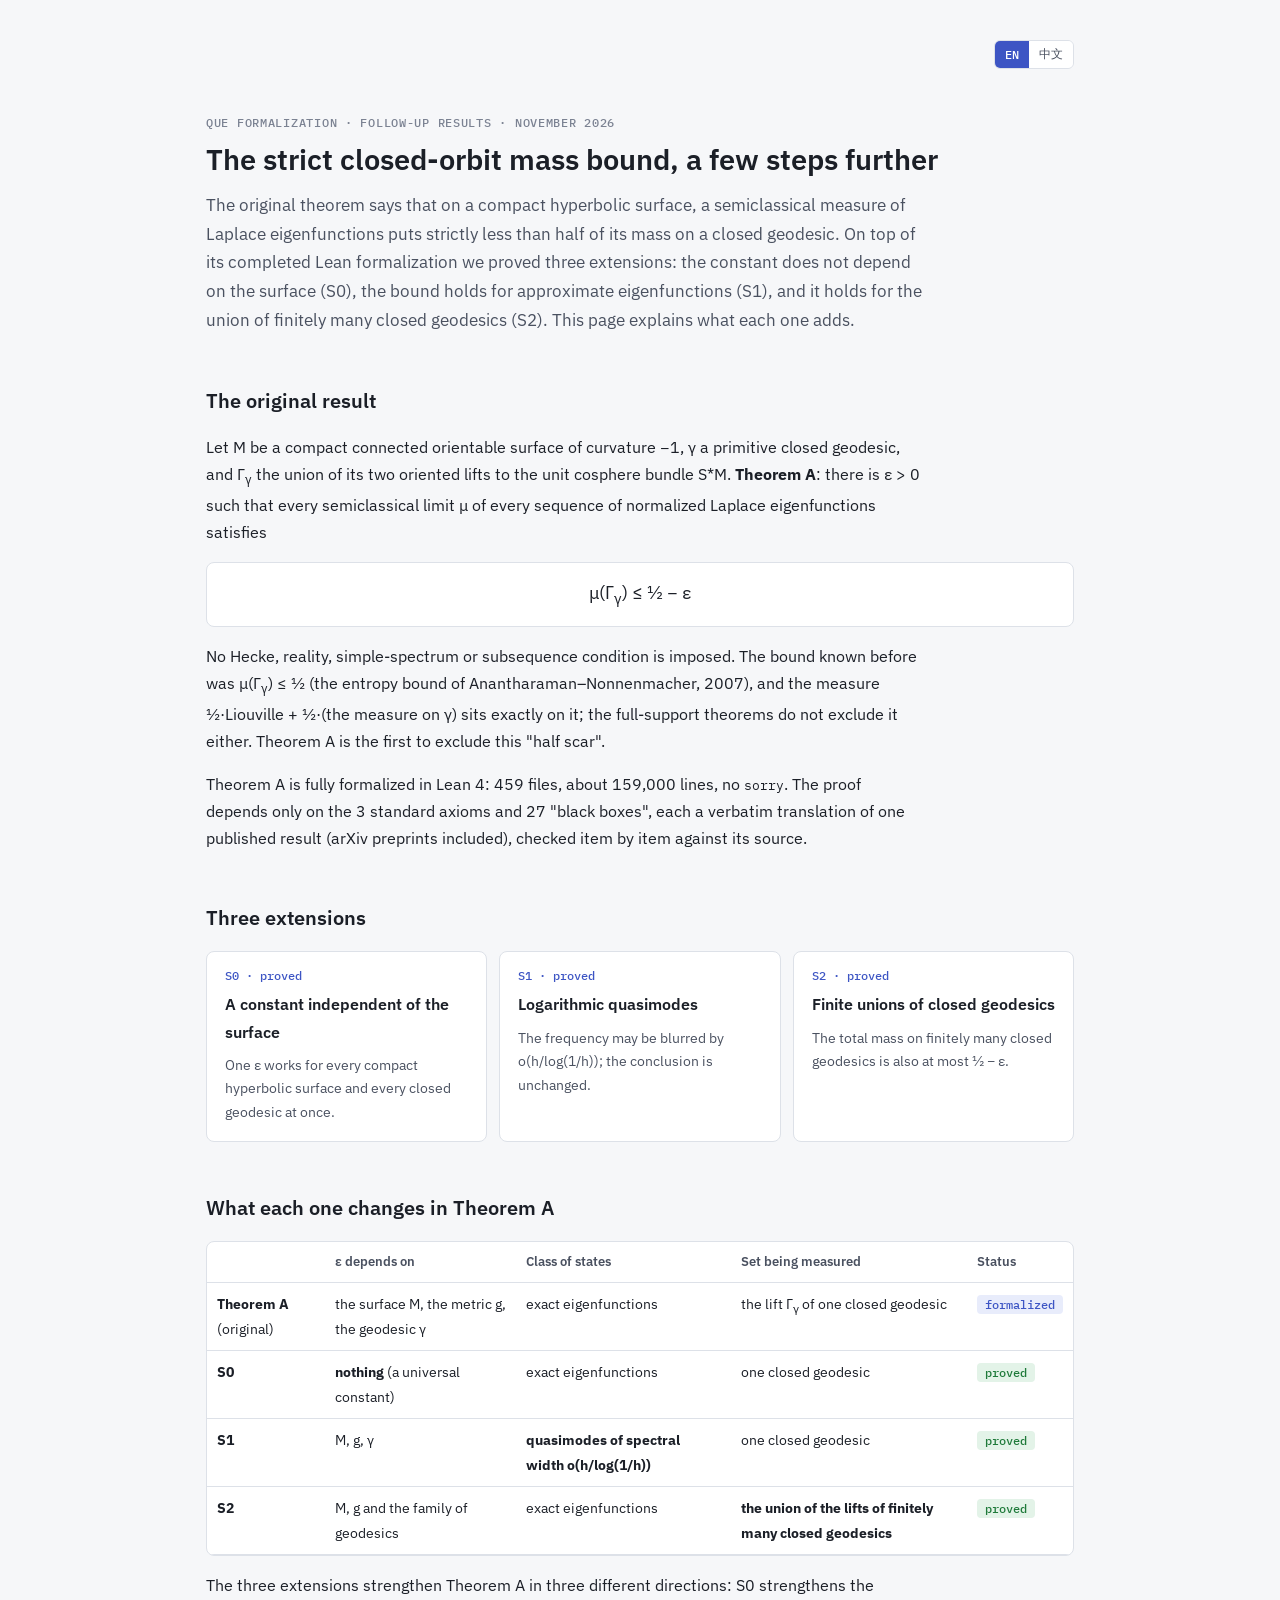
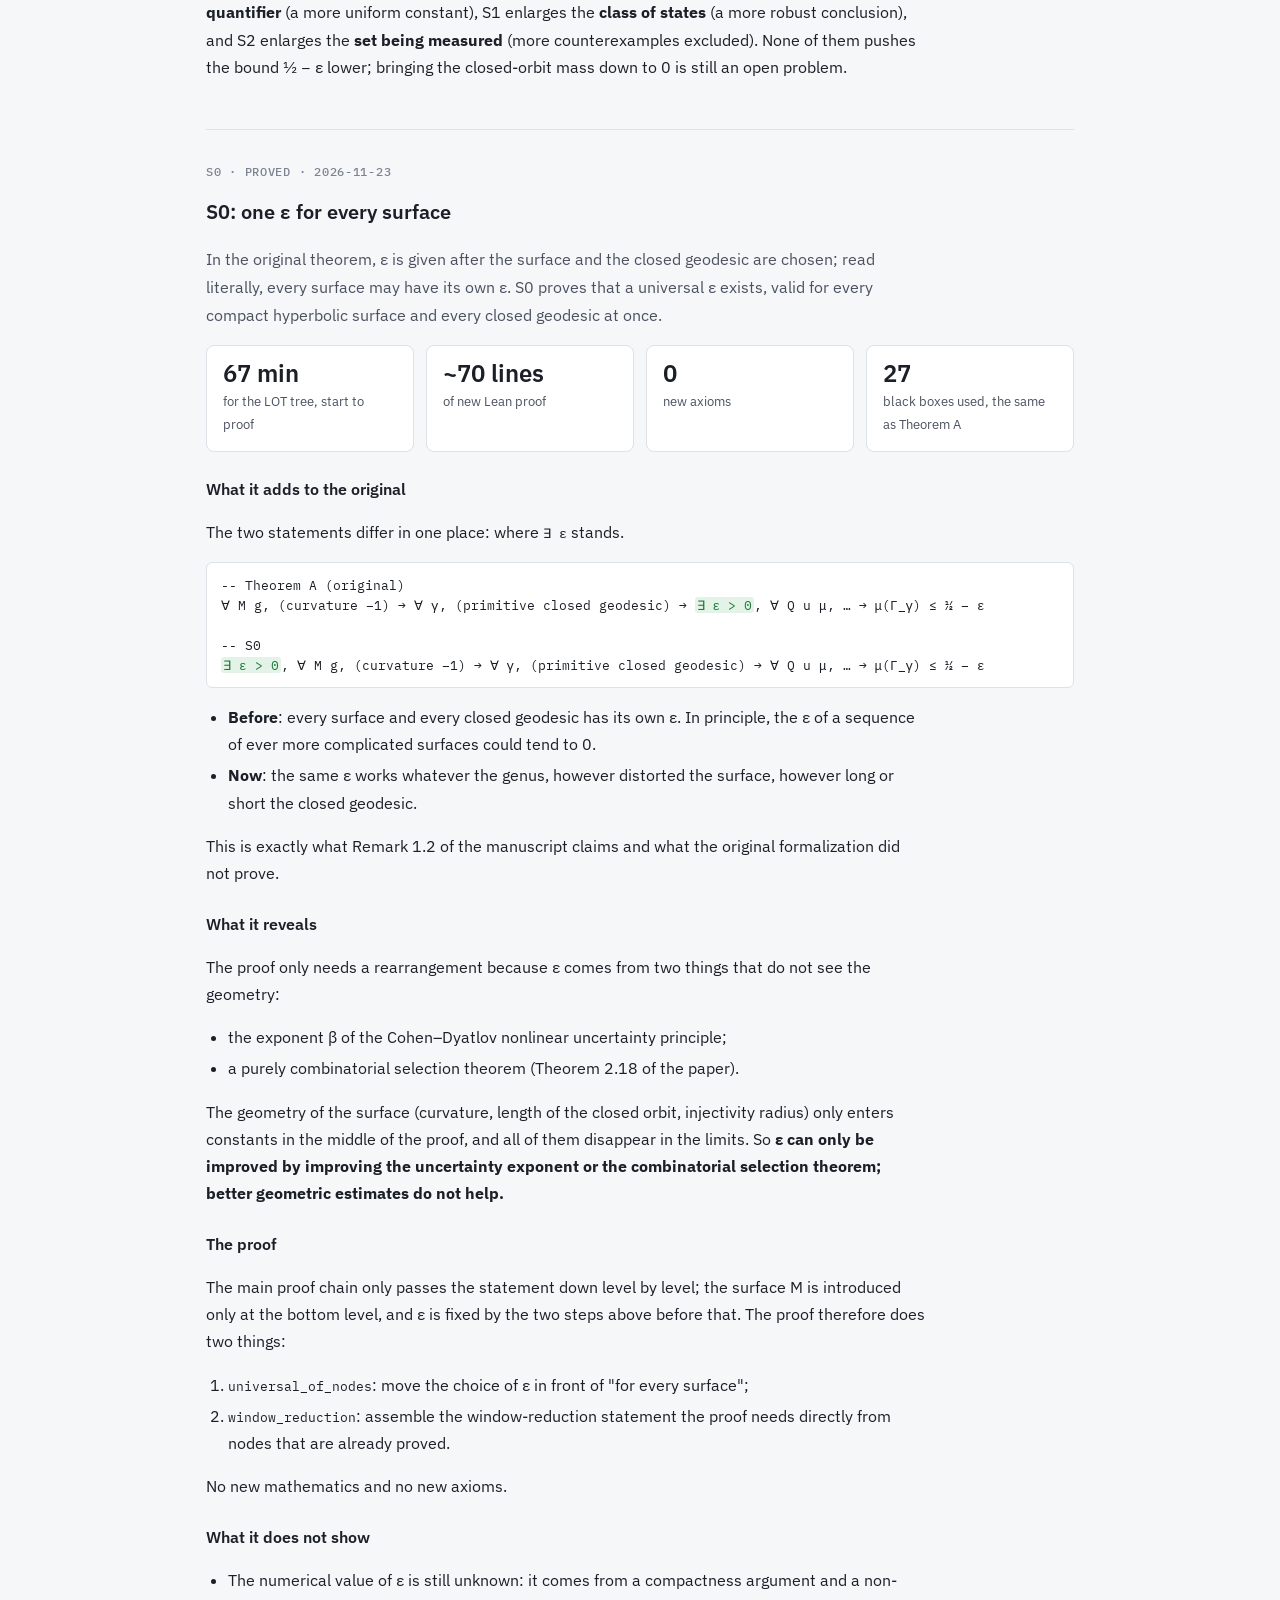
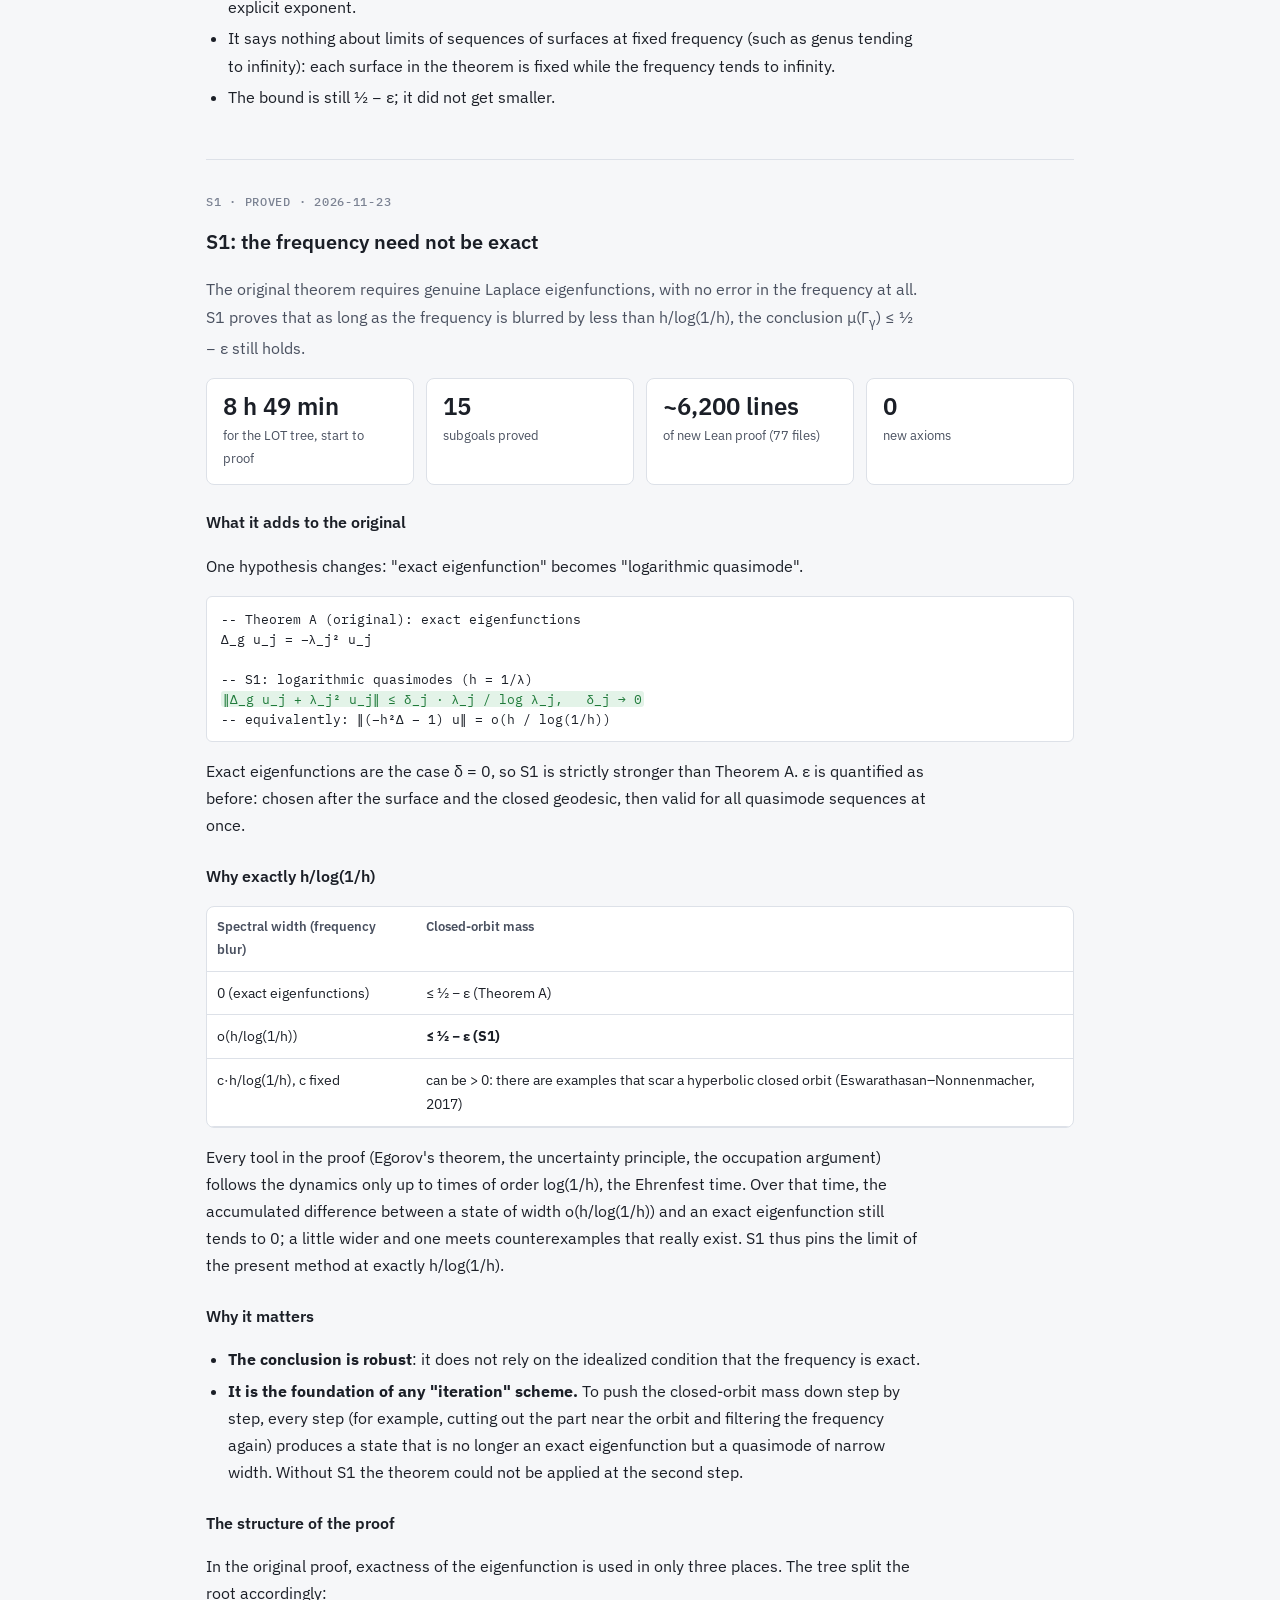
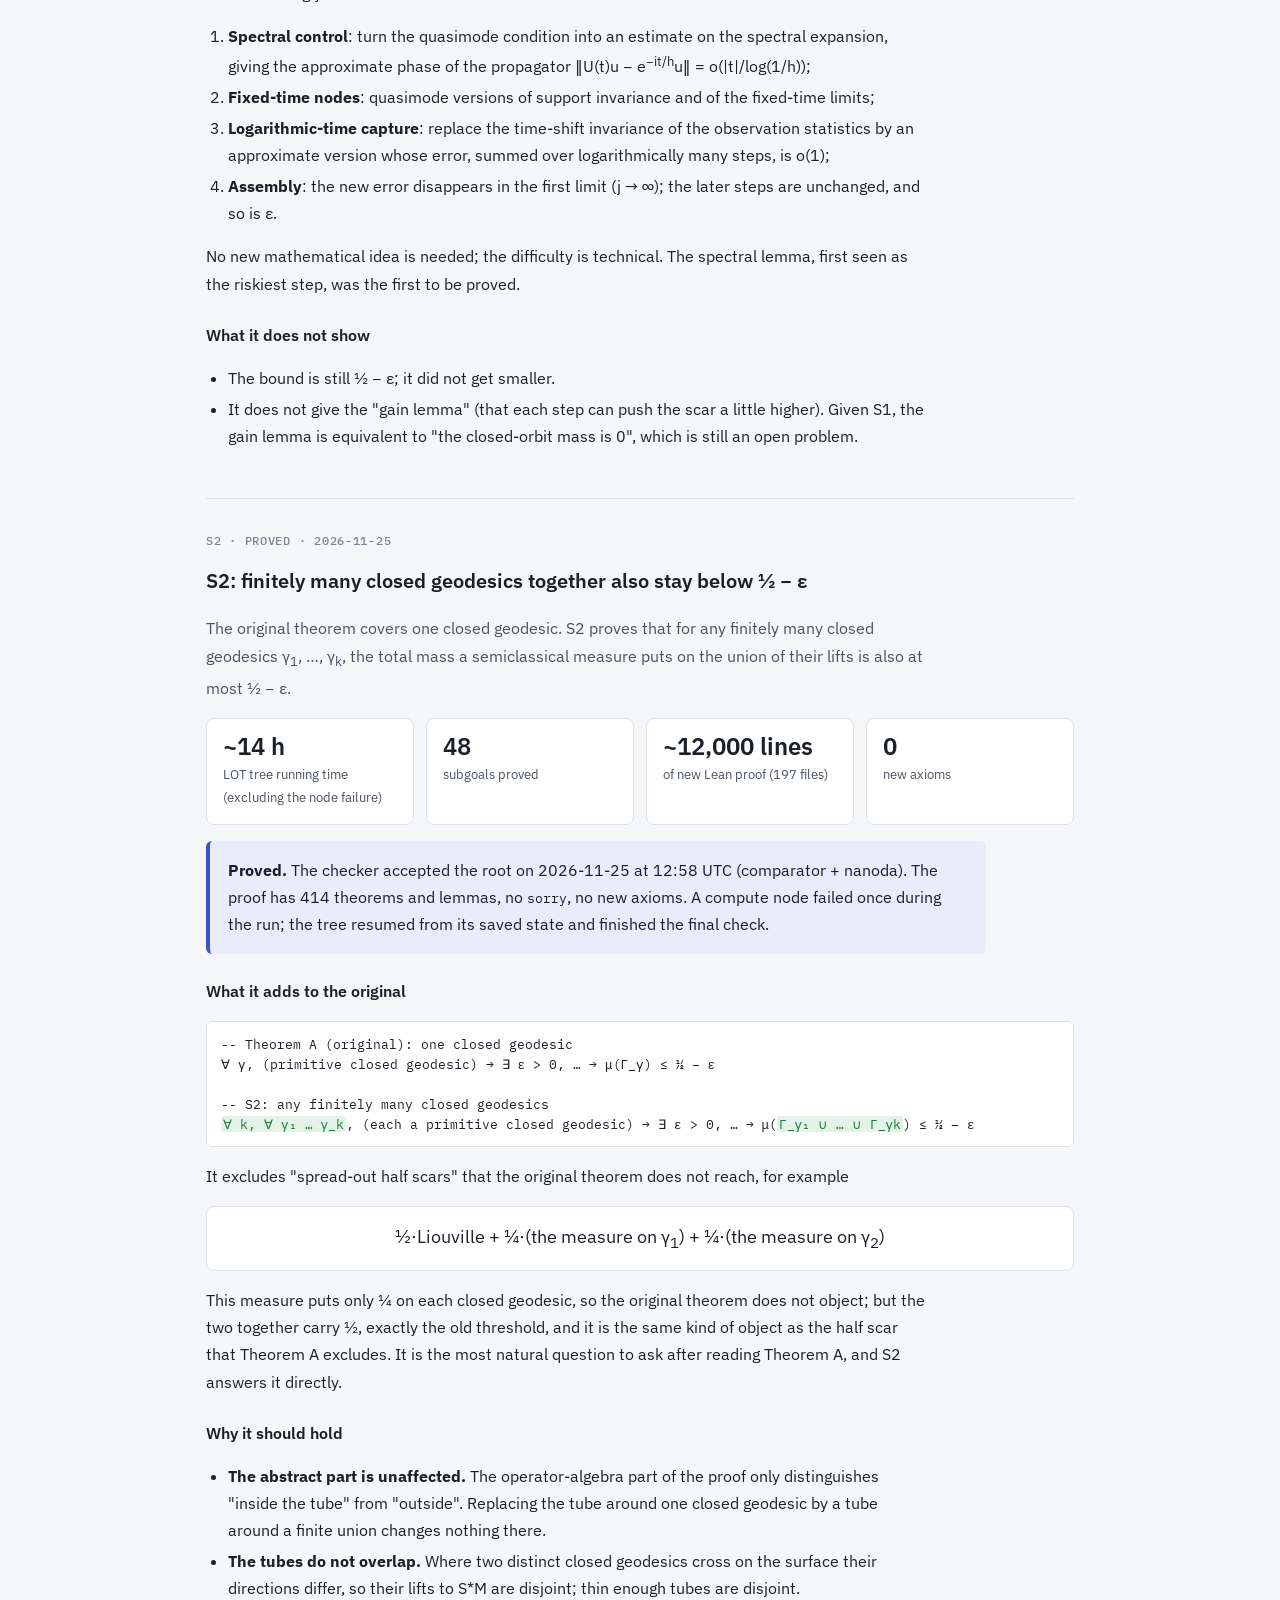
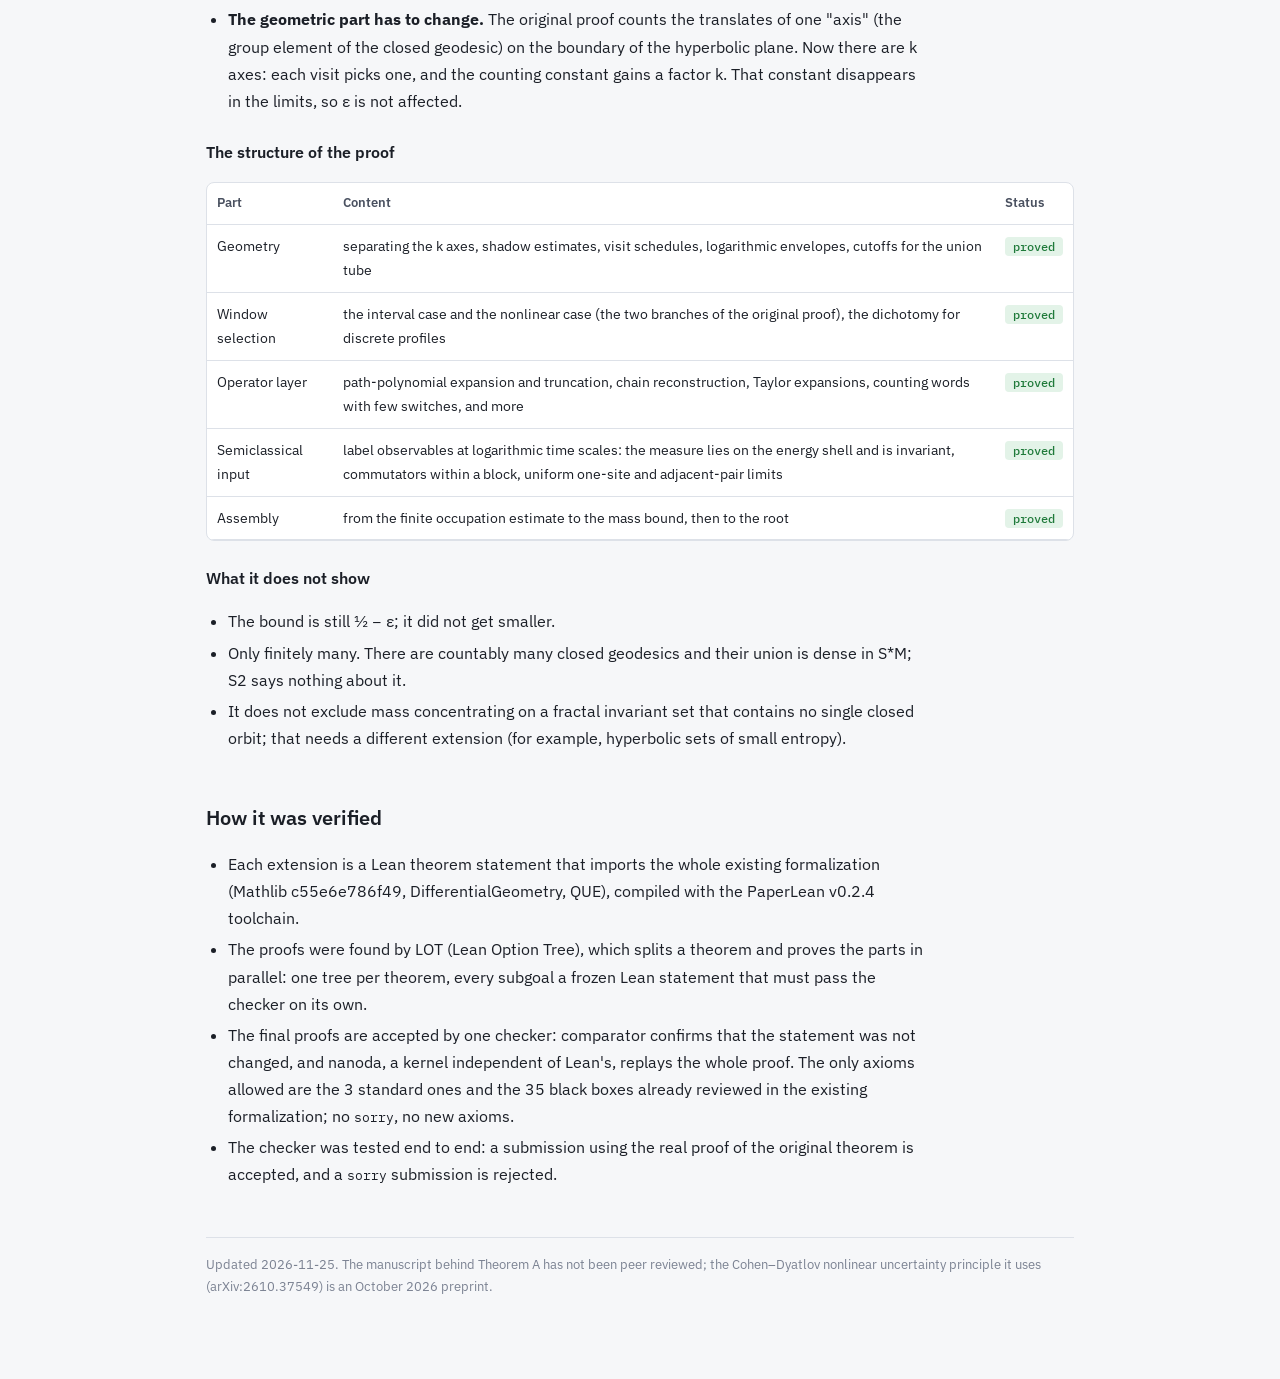
<file: que.html>
<!DOCTYPE html>
<html lang="en">
<head>
<meta charset="utf-8">
<meta name="viewport" content="width=device-width, initial-scale=1">
<style>*{box-sizing:border-box}body{margin:0}</style>
<title>Strict closed-orbit mass bound: follow-ups · 严格闭轨质量界：后续结果</title>
<meta name="description" content="Three extensions of the strict closed-orbit mass bound on compact hyperbolic surfaces, formalized in Lean: a universal constant (S0), logarithmic quasimodes (S1), finite unions of closed geodesics (S2).">
<link rel="stylesheet" href="https://fonts.googleapis.com/css2?family=IBM+Plex+Mono:wght@400;500&family=IBM+Plex+Sans:wght@400;500;600&display=swap">
<style>
:root{
  --bg:#f6f7f9; --panel:#ffffff; --ink:#1b1f27; --ink2:#4a5160; --muted:#7b8292; --line:#dde1e8;
  --acc:#3d55c4; --acc-soft:#e8ecfb; --ok:#1f7a3a; --ok-soft:#e3f3e8; --warn:#a2610c; --warn-soft:#fbf0de;
  --bad:#b3261e; --bad-soft:#fbe9e7;
  --sans:"IBM Plex Sans","PingFang SC","Noto Sans CJK SC",system-ui,sans-serif;
  --mono:"IBM Plex Mono",ui-monospace,"SFMono-Regular",Menlo,monospace;
}
@media (prefers-color-scheme: dark){:root:not([data-theme="light"]){
  --bg:#13161b; --panel:#1b1f26; --ink:#e7e9ee; --ink2:#b3b8c3; --muted:#868d9b; --line:#2d333d;
  --acc:#8399f2; --acc-soft:#222a45; --ok:#5cc47a; --ok-soft:#18301f; --warn:#e0a24a; --warn-soft:#33281a;
  --bad:#f08a80; --bad-soft:#3a1f1d; color-scheme:dark}}
:root[data-theme="dark"]{
  --bg:#13161b; --panel:#1b1f26; --ink:#e7e9ee; --ink2:#b3b8c3; --muted:#868d9b; --line:#2d333d;
  --acc:#8399f2; --acc-soft:#222a45; --ok:#5cc47a; --ok-soft:#18301f; --warn:#e0a24a; --warn-soft:#33281a;
  --bad:#f08a80; --bad-soft:#3a1f1d; color-scheme:dark}
body{background:var(--bg);color:var(--ink);font:15.5px/1.75 var(--sans)}
.wrap{max-width:900px;margin:0 auto;padding-block:40px 80px;padding-left:max(16px,env(safe-area-inset-left,0px));padding-right:max(16px,env(safe-area-inset-right,0px));display:flex;flex-direction:column;gap:48px}
h1{font-size:29px;line-height:1.3;margin:0;font-weight:600;text-wrap:balance}
h2{font-size:20px;margin:0;font-weight:600}
h3{font-size:15.5px;margin:0;font-weight:600}
p{margin:0;max-width:72ch}
ul,ol{margin:0;padding-left:22px;max-width:72ch}
li+li{margin-top:4px}
a{color:var(--acc)}
code,.mono{font-family:var(--mono);font-size:.86em}
.eyebrow{font:500 12px/1 var(--mono);letter-spacing:.06em;text-transform:uppercase;color:var(--muted)}
header{display:flex;flex-direction:column;gap:12px}
header .lede{color:var(--ink2);font-size:16.5px}
.crumbs{font:13px var(--mono);color:var(--muted)}
.crumbs a{color:var(--muted)}
section{display:flex;flex-direction:column;gap:16px}
.panel{background:var(--panel);border:1px solid var(--line);border-radius:8px}
.kpis{display:grid;grid-template-columns:repeat(4,1fr);gap:12px}
.kpi{padding:14px 16px;display:flex;flex-direction:column;gap:4px}
.kpi b{font:600 24px/1.15 var(--sans);font-variant-numeric:tabular-nums}
.kpi span{font-size:13px;color:var(--ink2)}
.callout{padding:16px 18px;border-left:4px solid var(--acc);background:var(--acc-soft);border-radius:6px;max-width:78ch}
.callout.warn{border-left-color:var(--warn);background:var(--warn-soft)}
.cards{display:grid;grid-template-columns:repeat(3,1fr);gap:12px}
.card{padding:16px 18px;display:flex;flex-direction:column;gap:8px;text-decoration:none;color:inherit}
a.card:hover{border-color:var(--acc)}
.card .n{font:500 12px var(--mono);color:var(--acc)}
.tbl{overflow-x:auto}
table{border-collapse:collapse;width:100%;font-size:14px}
th,td{text-align:left;padding:9px 10px;border-bottom:1px solid var(--line);vertical-align:top}
th{font-weight:600;color:var(--ink2);font-size:13px}
.st{font:500 12px var(--mono);padding:2px 8px;border-radius:4px;white-space:nowrap;display:inline-block}
.st.ok{background:var(--ok-soft);color:var(--ok)}
.st.run{background:var(--warn-soft);color:var(--warn)}
.st.base{background:var(--acc-soft);color:var(--acc)}
.lean{font:12.5px/1.6 var(--mono);background:var(--panel);border:1px solid var(--line);border-radius:6px;padding:12px 14px;overflow-x:auto;white-space:pre;margin:0}
.diff{background:var(--ok-soft);color:var(--ok);border-radius:3px;padding:0 2px}
.formula{font-size:18px;padding:14px 18px;text-align:center}
.small{font-size:13.5px;color:var(--ink2)}
footer{font-size:13px;color:var(--muted);border-top:1px solid var(--line);padding-top:16px}
.lang-body{display:flex;flex-direction:column;gap:48px}
html[data-lang="zh"] .lang-body[lang="en"],html:not([data-lang="zh"]) .lang-body[lang="zh"]{display:none!important}
.bar{display:flex;justify-content:flex-end}
.seg{display:inline-flex;border:1px solid var(--line);border-radius:6px;overflow:hidden}
.seg button{font:500 12px var(--mono);background:var(--panel);color:var(--ink2);border:0;padding:5px 10px;cursor:pointer}
.seg button[aria-pressed="true"]{background:var(--acc);color:#fff}
.part{border-top:1px solid var(--line);padding-top:36px;scroll-margin-top:16px}
.part .lede{color:var(--ink2);font-size:16px}
.part h3{margin-top:8px}
@media (max-width:720px){.kpis{grid-template-columns:repeat(2,1fr)}.cards{grid-template-columns:1fr}h1{font-size:24px}}
</style>
</head>
<body>
<main class="wrap">
<div class="bar" id="top"><span class="seg" role="group" aria-label="Language"><button data-l="en">EN</button><button data-l="zh">中文</button></span></div>
<div class="lang-body" lang="en">
<header>
  <span class="eyebrow">QUE formalization · follow-up results · November 2026</span>
  <h1>The strict closed-orbit mass bound, a few steps further</h1>
  <p class="lede">The original theorem says that on a compact hyperbolic surface, a semiclassical measure of Laplace eigenfunctions puts strictly less than half of its mass on a closed geodesic. On top of its completed Lean formalization we proved three extensions: the constant does not depend on the surface (S0), the bound holds for approximate eigenfunctions (S1), and it holds for the union of finitely many closed geodesics (S2). This page explains what each one adds.</p>
</header>

<section>
  <h2>The original result</h2>
  <p>Let M be a compact connected orientable surface of curvature −1, γ a primitive closed geodesic, and Γ<sub>γ</sub> the union of its two oriented lifts to the unit cosphere bundle S*M. <b>Theorem A</b>: there is ε &gt; 0 such that every semiclassical limit μ of every sequence of normalized Laplace eigenfunctions satisfies</p>
  <div class="panel formula">μ(Γ<sub>γ</sub>) ≤ ½ − ε</div>
  <p>No Hecke, reality, simple-spectrum or subsequence condition is imposed. The bound known before was μ(Γ<sub>γ</sub>) ≤ ½ (the entropy bound of Anantharaman–Nonnenmacher, 2007), and the measure ½·Liouville + ½·(the measure on γ) sits exactly on it; the full-support theorems do not exclude it either. Theorem A is the first to exclude this "half scar".</p>
  <p>Theorem A is fully formalized in Lean 4: 459 files, about 159,000 lines, no <code>sorry</code>. The proof depends only on the 3 standard axioms and 27 "black boxes", each a verbatim translation of one published result (arXiv preprints included), checked item by item against its source.</p>
</section>

<section>
  <h2>Three extensions</h2>
  <div class="cards">
    <a class="panel card" href="#s0"><span class="n">S0 · proved</span><h3>A constant independent of the surface</h3><p class="small">One ε works for every compact hyperbolic surface and every closed geodesic at once.</p></a>
    <a class="panel card" href="#s1"><span class="n">S1 · proved</span><h3>Logarithmic quasimodes</h3><p class="small">The frequency may be blurred by o(h/log(1/h)); the conclusion is unchanged.</p></a>
    <a class="panel card" href="#s2"><span class="n">S2 · proved</span><h3>Finite unions of closed geodesics</h3><p class="small">The total mass on finitely many closed geodesics is also at most ½ − ε.</p></a>
  </div>
</section>

<section>
  <h2>What each one changes in Theorem A</h2>
  <div class="panel tbl">
    <table>
      <thead><tr><th></th><th>ε depends on</th><th>Class of states</th><th>Set being measured</th><th>Status</th></tr></thead>
      <tbody>
        <tr><td><b>Theorem A</b> (original)</td><td>the surface M, the metric g, the geodesic γ</td><td>exact eigenfunctions</td><td>the lift Γ<sub>γ</sub> of one closed geodesic</td><td><span class="st base">formalized</span></td></tr>
        <tr><td><b>S0</b></td><td><b>nothing</b> (a universal constant)</td><td>exact eigenfunctions</td><td>one closed geodesic</td><td><span class="st ok">proved</span></td></tr>
        <tr><td><b>S1</b></td><td>M, g, γ</td><td><b>quasimodes of spectral width o(h/log(1/h))</b></td><td>one closed geodesic</td><td><span class="st ok">proved</span></td></tr>
        <tr><td><b>S2</b></td><td>M, g and the family of geodesics</td><td>exact eigenfunctions</td><td><b>the union of the lifts of finitely many closed geodesics</b></td><td><span class="st ok">proved</span></td></tr>
      </tbody>
    </table>
  </div>
  <p>The three extensions strengthen Theorem A in three different directions: S0 strengthens the <b>quantifier</b> (a more uniform constant), S1 enlarges the <b>class of states</b> (a more robust conclusion), and S2 enlarges the <b>set being measured</b> (more counterexamples excluded). None of them pushes the bound ½ − ε lower; bringing the closed-orbit mass down to 0 is still an open problem.</p>
</section>

<section class="part" id="s0">
<span class="eyebrow">S0 · proved · 2026-11-23</span>
<h2>S0: one ε for every surface</h2>
<p class="lede">In the original theorem, ε is given after the surface and the closed geodesic are chosen; read literally, every surface may have its own ε. S0 proves that a universal ε exists, valid for every compact hyperbolic surface and every closed geodesic at once.</p>
<div class="kpis">
    <div class="panel kpi"><b>67 min</b><span>for the LOT tree, start to proof</span></div>
    <div class="panel kpi"><b>~70 lines</b><span>of new Lean proof</span></div>
    <div class="panel kpi"><b>0</b><span>new axioms</span></div>
    <div class="panel kpi"><b>27</b><span>black boxes used, the same as Theorem A</span></div>
  </div>



  <h3>What it adds to the original</h3>
  <p>The two statements differ in one place: where <code>∃ ε</code> stands.</p>
  <pre class="lean">-- Theorem A (original)
∀ M g, (curvature −1) → ∀ γ, (primitive closed geodesic) → <span class="diff">∃ ε &gt; 0</span>, ∀ Q u μ, … → μ(Γ_γ) ≤ ½ − ε

-- S0
<span class="diff">∃ ε &gt; 0</span>, ∀ M g, (curvature −1) → ∀ γ, (primitive closed geodesic) → ∀ Q u μ, … → μ(Γ_γ) ≤ ½ − ε</pre>
  <ul>
    <li><b>Before</b>: every surface and every closed geodesic has its own ε. In principle, the ε of a sequence of ever more complicated surfaces could tend to 0.</li>
    <li><b>Now</b>: the same ε works whatever the genus, however distorted the surface, however long or short the closed geodesic.</li>
  </ul>
  <p>This is exactly what Remark 1.2 of the manuscript claims and what the original formalization did not prove.</p>



  <h3>What it reveals</h3>
  <p>The proof only needs a rearrangement because ε comes from two things that do not see the geometry:</p>
  <ul>
    <li>the exponent β of the Cohen–Dyatlov nonlinear uncertainty principle;</li>
    <li>a purely combinatorial selection theorem (Theorem 2.18 of the paper).</li>
  </ul>
  <p>The geometry of the surface (curvature, length of the closed orbit, injectivity radius) only enters constants in the middle of the proof, and all of them disappear in the limits. So <b>ε can only be improved by improving the uncertainty exponent or the combinatorial selection theorem; better geometric estimates do not help.</b></p>



  <h3>The proof</h3>
  <p>The main proof chain only passes the statement down level by level; the surface M is introduced only at the bottom level, and ε is fixed by the two steps above before that. The proof therefore does two things:</p>
  <ol>
    <li><code>universal_of_nodes</code>: move the choice of ε in front of "for every surface";</li>
    <li><code>window_reduction</code>: assemble the window-reduction statement the proof needs directly from nodes that are already proved.</li>
  </ol>
  <p>No new mathematics and no new axioms.</p>



  <h3>What it does not show</h3>
  <ul>
    <li>The numerical value of ε is still unknown: it comes from a compactness argument and a non-explicit exponent.</li>
    <li>It says nothing about limits of sequences of surfaces at fixed frequency (such as genus tending to infinity): each surface in the theorem is fixed while the frequency tends to infinity.</li>
    <li>The bound is still ½ − ε; it did not get smaller.</li>
  </ul>
</section>

<section class="part" id="s1">
<span class="eyebrow">S1 · proved · 2026-11-23</span>
<h2>S1: the frequency need not be exact</h2>
<p class="lede">The original theorem requires genuine Laplace eigenfunctions, with no error in the frequency at all. S1 proves that as long as the frequency is blurred by less than h/log(1/h), the conclusion μ(Γ<sub>γ</sub>) ≤ ½ − ε still holds.</p>
<div class="kpis">
    <div class="panel kpi"><b>8 h 49 min</b><span>for the LOT tree, start to proof</span></div>
    <div class="panel kpi"><b>15</b><span>subgoals proved</span></div>
    <div class="panel kpi"><b>~6,200 lines</b><span>of new Lean proof (77 files)</span></div>
    <div class="panel kpi"><b>0</b><span>new axioms</span></div>
  </div>



  <h3>What it adds to the original</h3>
  <p>One hypothesis changes: "exact eigenfunction" becomes "logarithmic quasimode".</p>
  <pre class="lean">-- Theorem A (original): exact eigenfunctions
Δ_g u_j = −λ_j² u_j

-- S1: logarithmic quasimodes (h = 1/λ)
<span class="diff">‖Δ_g u_j + λ_j² u_j‖ ≤ δ_j · λ_j / log λ_j,   δ_j → 0</span>
-- equivalently: ‖(−h²Δ − 1) u‖ = o(h / log(1/h))</pre>
  <p>Exact eigenfunctions are the case δ = 0, so S1 is strictly stronger than Theorem A. ε is quantified as before: chosen after the surface and the closed geodesic, then valid for all quasimode sequences at once.</p>



  <h3>Why exactly h/log(1/h)</h3>
  <div class="panel tbl">
    <table>
      <thead><tr><th>Spectral width (frequency blur)</th><th>Closed-orbit mass</th></tr></thead>
      <tbody>
        <tr><td>0 (exact eigenfunctions)</td><td>≤ ½ − ε (Theorem A)</td></tr>
        <tr><td>o(h/log(1/h))</td><td><b>≤ ½ − ε (S1)</b></td></tr>
        <tr><td>c·h/log(1/h), c fixed</td><td>can be &gt; 0: there are examples that scar a hyperbolic closed orbit (Eswarathasan–Nonnenmacher, 2017)</td></tr>
      </tbody>
    </table>
  </div>
  <p>Every tool in the proof (Egorov's theorem, the uncertainty principle, the occupation argument) follows the dynamics only up to times of order log(1/h), the Ehrenfest time. Over that time, the accumulated difference between a state of width o(h/log(1/h)) and an exact eigenfunction still tends to 0; a little wider and one meets counterexamples that really exist. S1 thus pins the limit of the present method at exactly h/log(1/h).</p>



  <h3>Why it matters</h3>
  <ul>
    <li><b>The conclusion is robust</b>: it does not rely on the idealized condition that the frequency is exact.</li>
    <li><b>It is the foundation of any "iteration" scheme.</b> To push the closed-orbit mass down step by step, every step (for example, cutting out the part near the orbit and filtering the frequency again) produces a state that is no longer an exact eigenfunction but a quasimode of narrow width. Without S1 the theorem could not be applied at the second step.</li>
  </ul>



  <h3>The structure of the proof</h3>
  <p>In the original proof, exactness of the eigenfunction is used in only three places. The tree split the root accordingly:</p>
  <ol>
    <li><b>Spectral control</b>: turn the quasimode condition into an estimate on the spectral expansion, giving the approximate phase of the propagator ‖U(t)u − e<sup>−it/h</sup>u‖ = o(|t|/log(1/h));</li>
    <li><b>Fixed-time nodes</b>: quasimode versions of support invariance and of the fixed-time limits;</li>
    <li><b>Logarithmic-time capture</b>: replace the time-shift invariance of the observation statistics by an approximate version whose error, summed over logarithmically many steps, is o(1);</li>
    <li><b>Assembly</b>: the new error disappears in the first limit (j → ∞); the later steps are unchanged, and so is ε.</li>
  </ol>
  <p>No new mathematical idea is needed; the difficulty is technical. The spectral lemma, first seen as the riskiest step, was the first to be proved.</p>



  <h3>What it does not show</h3>
  <ul>
    <li>The bound is still ½ − ε; it did not get smaller.</li>
    <li>It does not give the "gain lemma" (that each step can push the scar a little higher). Given S1, the gain lemma is equivalent to "the closed-orbit mass is 0", which is still an open problem.</li>
  </ul>
</section>

<section class="part" id="s2">
<span class="eyebrow">S2 · proved · 2026-11-25</span>
<h2>S2: finitely many closed geodesics together also stay below ½ − ε</h2>
<p class="lede">The original theorem covers one closed geodesic. S2 proves that for any finitely many closed geodesics γ<sub>1</sub>, …, γ<sub>k</sub>, the total mass a semiclassical measure puts on the union of their lifts is also at most ½ − ε.</p>
<div class="kpis">
    <div class="panel kpi"><b>~14 h</b><span>LOT tree running time (excluding the node failure)</span></div>
    <div class="panel kpi"><b>48</b><span>subgoals proved</span></div>
    <div class="panel kpi"><b>~12,000 lines</b><span>of new Lean proof (197 files)</span></div>
    <div class="panel kpi"><b>0</b><span>new axioms</span></div>
  </div>
  <div class="callout"><b>Proved.</b> The checker accepted the root on 2026-11-25 at 12:58 UTC (comparator + nanoda). The proof has 414 theorems and lemmas, no <code>sorry</code>, no new axioms. A compute node failed once during the run; the tree resumed from its saved state and finished the final check.</div>



  <h3>What it adds to the original</h3>
  <pre class="lean">-- Theorem A (original): one closed geodesic
∀ γ, (primitive closed geodesic) → ∃ ε &gt; 0, … → μ(Γ_γ) ≤ ½ − ε

-- S2: any finitely many closed geodesics
<span class="diff">∀ k, ∀ γ₁ … γ_k</span>, (each a primitive closed geodesic) → ∃ ε &gt; 0, … → μ(<span class="diff">Γ_γ₁ ∪ … ∪ Γ_γk</span>) ≤ ½ − ε</pre>
  <p>It excludes "spread-out half scars" that the original theorem does not reach, for example</p>
  <div class="panel formula">½·Liouville + ¼·(the measure on γ<sub>1</sub>) + ¼·(the measure on γ<sub>2</sub>)</div>
  <p>This measure puts only ¼ on each closed geodesic, so the original theorem does not object; but the two together carry ½, exactly the old threshold, and it is the same kind of object as the half scar that Theorem A excludes. It is the most natural question to ask after reading Theorem A, and S2 answers it directly.</p>



  <h3>Why it should hold</h3>
  <ul>
    <li><b>The abstract part is unaffected.</b> The operator-algebra part of the proof only distinguishes "inside the tube" from "outside". Replacing the tube around one closed geodesic by a tube around a finite union changes nothing there.</li>
    <li><b>The tubes do not overlap.</b> Where two distinct closed geodesics cross on the surface their directions differ, so their lifts to S*M are disjoint; thin enough tubes are disjoint.</li>
    <li><b>The geometric part has to change.</b> The original proof counts the translates of one "axis" (the group element of the closed geodesic) on the boundary of the hyperbolic plane. Now there are k axes: each visit picks one, and the counting constant gains a factor k. That constant disappears in the limits, so ε is not affected.</li>
  </ul>



  <h3>The structure of the proof</h3>
  <div class="panel tbl">
    <table>
      <thead><tr><th>Part</th><th>Content</th><th>Status</th></tr></thead>
      <tbody>
        <tr><td>Geometry</td><td>separating the k axes, shadow estimates, visit schedules, logarithmic envelopes, cutoffs for the union tube</td><td><span class="st ok">proved</span></td></tr>
        <tr><td>Window selection</td><td>the interval case and the nonlinear case (the two branches of the original proof), the dichotomy for discrete profiles</td><td><span class="st ok">proved</span></td></tr>
        <tr><td>Operator layer</td><td>path-polynomial expansion and truncation, chain reconstruction, Taylor expansions, counting words with few switches, and more</td><td><span class="st ok">proved</span></td></tr>
        <tr><td>Semiclassical input</td><td>label observables at logarithmic time scales: the measure lies on the energy shell and is invariant, commutators within a block, uniform one-site and adjacent-pair limits</td><td><span class="st ok">proved</span></td></tr>
        <tr><td>Assembly</td><td>from the finite occupation estimate to the mass bound, then to the root</td><td><span class="st ok">proved</span></td></tr>
      </tbody>
    </table>
  </div>



  <h3>What it does not show</h3>
  <ul>
    <li>The bound is still ½ − ε; it did not get smaller.</li>
    <li>Only finitely many. There are countably many closed geodesics and their union is dense in S*M; S2 says nothing about it.</li>
    <li>It does not exclude mass concentrating on a fractal invariant set that contains no single closed orbit; that needs a different extension (for example, hyperbolic sets of small entropy).</li>
  </ul>
</section>

<section>
  <h2>How it was verified</h2>
  <ul>
    <li>Each extension is a Lean theorem statement that imports the whole existing formalization (Mathlib c55e6e786f49, DifferentialGeometry, QUE), compiled with the PaperLean v0.2.4 toolchain.</li>
    <li>The proofs were found by LOT (Lean Option Tree), which splits a theorem and proves the parts in parallel: one tree per theorem, every subgoal a frozen Lean statement that must pass the checker on its own.</li>
    <li>The final proofs are accepted by one checker: comparator confirms that the statement was not changed, and nanoda, a kernel independent of Lean's, replays the whole proof. The only axioms allowed are the 3 standard ones and the 35 black boxes already reviewed in the existing formalization; no <code>sorry</code>, no new axioms.</li>
    <li>The checker was tested end to end: a submission using the real proof of the original theorem is accepted, and a <code>sorry</code> submission is rejected.</li>
  </ul>
</section>

<footer>Updated 2026-11-25. The manuscript behind Theorem A has not been peer reviewed; the Cohen–Dyatlov nonlinear uncertainty principle it uses (arXiv:2610.37549) is an October 2026 preprint.</footer>
</div>
<div class="lang-body" lang="zh">
<header>
  <span class="eyebrow">QUE 形式化 · 后续结果 · 2026 年 11 月</span>
  <h1>严格闭轨质量界：在原定理之上又往前走了几步</h1>
  <p class="lede">原定理说：在紧致双曲曲面上，Laplace 本征函数的半经典测度放在一条闭测地线上的质量严格小于一半。在它已经完成的 Lean 形式化之上，我们又证明了三个推广：常数与曲面无关（S0）、对近似本征函数也成立（S1）、对有限条闭测地线的并也成立（S2）。本页说明它们分别比原来多了什么。</p>
</header>

<section>
  <h2>原来的结果</h2>
  <p>设 M 是紧致、连通、可定向、曲率恒为 −1 的曲面，γ 是一条本原闭测地线，Γ<sub>γ</sub> 是它在单位余球丛 S*M 上的两个定向提升。<b>定理 A</b>：存在 ε &gt; 0，使得任意归一化 Laplace 本征函数序列的任意半经典极限 μ 都满足</p>
  <div class="panel formula">μ(Γ<sub>γ</sub>) ≤ ½ − ε</div>
  <p>不需要 Hecke、实值、单谱或子序列条件。此前已知的界是 μ(Γ<sub>γ</sub>) ≤ ½（Anantharaman–Nonnenmacher 2007 的熵下界），而测度 ½·Liouville + ½·(γ 上的测度) 正好卡在这个界上，满支撑定理也排除不了它。定理 A 第一次排除了这种"半疤痕"。</p>
  <p>定理 A 已在 Lean 4 中完整形式化：459 个文件、约 15.9 万行，没有 <code>sorry</code>。证明只依赖 3 个标准公理和 27 个"黑箱"，每个黑箱都是一条已发表结果（包括 arXiv 预印本）的逐字翻译，并逐条对照原文审核过。</p>
</section>

<section>
  <h2>三个推广</h2>
  <div class="cards">
    <a class="panel card" href="#s0-zh"><span class="n">S0 · 已证明</span><h3>常数与曲面无关</h3><p class="small">一个 ε 对所有紧致双曲曲面、所有闭测地线同时成立。</p></a>
    <a class="panel card" href="#s1-zh"><span class="n">S1 · 已证明</span><h3>推广到对数拟模</h3><p class="small">频率允许有 o(h/log(1/h)) 的模糊，结论不变。</p></a>
    <a class="panel card" href="#s2-zh"><span class="n">S2 · 已证明</span><h3>有限条闭测地线的并</h3><p class="small">任意有限条闭测地线上的总质量也不超过 ½ − ε。</p></a>
  </div>
</section>

<section>
  <h2>和原定理比，各改了什么</h2>
  <div class="panel tbl">
    <table>
      <thead><tr><th></th><th>ε 依赖什么</th><th>状态的类</th><th>测的是哪个集合</th><th>状态</th></tr></thead>
      <tbody>
        <tr><td><b>定理 A</b>（原来）</td><td>曲面 M、度量 g、闭测地线 γ</td><td>精确本征函数</td><td>一条闭测地线的提升 Γ<sub>γ</sub></td><td><span class="st base">已形式化</span></td></tr>
        <tr><td><b>S0</b></td><td><b>什么都不依赖</b>（普适常数）</td><td>精确本征函数</td><td>一条闭测地线</td><td><span class="st ok">已证明</span></td></tr>
        <tr><td><b>S1</b></td><td>M、g、γ</td><td><b>谱宽 o(h/log(1/h)) 的拟模</b></td><td>一条闭测地线</td><td><span class="st ok">已证明</span></td></tr>
        <tr><td><b>S2</b></td><td>M、g 和这一族闭测地线</td><td>精确本征函数</td><td><b>有限条闭测地线提升的并</b></td><td><span class="st ok">已证明</span></td></tr>
      </tbody>
    </table>
  </div>
  <p>三个推广分别沿三个不同的方向加强了定理 A：S0 加强了<b>量词</b>（常数更一致），S1 扩大了<b>状态的类</b>（结论更稳健），S2 扩大了<b>被测的集合</b>（排除更多反例）。三者都没有把上界 ½ − ε 往下压；"把闭轨质量压到 0"仍然是公开问题。</p>
</section>


<section class="part" id="s0-zh">
<span class="eyebrow">S0 · 已证明 · 2026-11-23</span>
<h2>S0：一个 ε 对所有曲面都成立</h2>
<p class="lede">原定理里的 ε 是先选好曲面和闭测地线之后才给出的，按字面意思每个曲面可以有自己的 ε。S0 证明存在一个普适的 ε，对所有紧致双曲曲面、所有闭测地线同时成立。</p>
<div class="kpis">
    <div class="panel kpi"><b>67 分钟</b><span>LOT 树从启动到证完</span></div>
    <div class="panel kpi"><b>约 70 行</b><span>新写的 Lean 证明</span></div>
    <div class="panel kpi"><b>0</b><span>新增公理</span></div>
    <div class="panel kpi"><b>27</b><span>依赖的黑箱，与原定理相同</span></div>
  </div>



  <h3>和原来比，进步在哪里</h3>
  <p>两个陈述只差一处：<code>∃ ε</code> 的位置。</p>
  <pre class="lean">-- 定理 A（原来）
∀ M g, (曲率 −1) → ∀ γ, (本原闭测地线) → <span class="diff">∃ ε &gt; 0</span>, ∀ Q u μ, … → μ(Γ_γ) ≤ ½ − ε

-- S0
<span class="diff">∃ ε &gt; 0</span>, ∀ M g, (曲率 −1) → ∀ γ, (本原闭测地线) → ∀ Q u μ, … → μ(Γ_γ) ≤ ½ − ε</pre>
  <ul>
    <li><b>原来</b>：每个曲面、每条闭测地线有自己的 ε。理论上，一列越来越复杂的曲面的 ε 可能趋于 0。</li>
    <li><b>现在</b>：同一个 ε 对亏格多大、形状多扭曲、闭测地线多长多短的曲面都成立。</li>
  </ul>
  <p>这正是手稿附注 1.2 里声称、但原形式化没有证明的内容。</p>



  <h3>它揭示了什么</h3>
  <p>这个证明之所以只需要重新排列，是因为 ε 只来自两个与几何无关的东西：</p>
  <ul>
    <li>Cohen–Dyatlov 非线性不确定性原理给出的指数 β；</li>
    <li>一个纯组合的选择定理（论文定理 2.18）。</li>
  </ul>
  <p>曲面的几何（曲率、闭轨长度、单射半径）只影响证明中途的常数，这些常数在取极限时全部消失。所以<b>要改进 ε，只能改进不确定性原理的指数或那个组合选择定理；改进几何估计没有用。</b></p>



  <h3>证明</h3>
  <p>主定理的证明链只是把陈述一层层往下传，曲面 M 只在最底层才被引入，而 ε 在那一层之前就已经由上面两步确定了。所以证明只做了两件事：</p>
  <ol>
    <li><code>universal_of_nodes</code>：把 ε 的选取挪到"任取曲面"之前；</li>
    <li><code>window_reduction</code>：直接用已有的已证节点组装出证明所需的窗口约化陈述。</li>
  </ol>
  <p>没有新的数学，也没有新的公理。</p>



  <h3>它不说明什么</h3>
  <ul>
    <li>ε 的具体数值仍然不知道：它来自紧性论证和一个非显式的指数。</li>
    <li>它管不到"曲面序列、频率固定"那类极限（比如亏格趋于无穷），定理里每个曲面都是固定的，再让频率趋于无穷。</li>
    <li>上界还是 ½ − ε，没有变小。</li>
  </ul>
</section>

<section class="part" id="s1-zh">
<span class="eyebrow">S1 · 已证明 · 2026-11-23</span>
<h2>S1：频率不必完全精确</h2>
<p class="lede">原定理要求真正的 Laplace 本征函数，频率一点都不能差。S1 证明：只要频率的模糊程度小于 h/log(1/h)，结论 μ(Γ<sub>γ</sub>) ≤ ½ − ε 依然成立。</p>
<div class="kpis">
    <div class="panel kpi"><b>8 小时 49 分</b><span>LOT 树从启动到证完</span></div>
    <div class="panel kpi"><b>15</b><span>证完的子目标</span></div>
    <div class="panel kpi"><b>约 6,200 行</b><span>新写的 Lean 证明（77 个文件）</span></div>
    <div class="panel kpi"><b>0</b><span>新增公理</span></div>
  </div>



  <h3>和原来比，进步在哪里</h3>
  <p>只改了一个假设：把"精确本征函数"换成"对数拟模"。</p>
  <pre class="lean">-- 定理 A（原来）：精确本征函数
Δ_g u_j = −λ_j² u_j

-- S1：对数拟模（h = 1/λ）
<span class="diff">‖Δ_g u_j + λ_j² u_j‖ ≤ δ_j · λ_j / log λ_j,   δ_j → 0</span>
-- 等价地：‖(−h²Δ − 1) u‖ = o(h / log(1/h))</pre>
  <p>精确本征函数是 δ = 0 的特例，所以 S1 严格强于定理 A。ε 和原来一样：先选曲面和闭测地线，再对所有拟模序列一起成立。</p>



  <h3>为什么正好是 h/log(1/h)</h3>
  <div class="panel tbl">
    <table>
      <thead><tr><th>谱宽（频率模糊度）</th><th>闭轨质量</th></tr></thead>
      <tbody>
        <tr><td>0（精确本征函数）</td><td>≤ ½ − ε（定理 A）</td></tr>
        <tr><td>o(h/log(1/h))</td><td><b>≤ ½ − ε（S1）</b></td></tr>
        <tr><td>c·h/log(1/h)，c 固定</td><td>可以 &gt; 0：已知有在双曲闭轨上形成疤痕的例子（Eswarathasan–Nonnenmacher 2017）</td></tr>
      </tbody>
    </table>
  </div>
  <p>证明里用到的所有工具（Egorov 定理、不确定性原理、占据论证）只追踪到 log(1/h) 量级的时间（Ehrenfest 时间）。在这个时间内，谱宽 o(h/log(1/h)) 的状态和精确本征函数的误差累积起来仍然趋于 0；再宽一点就会碰到真实存在的反例。S1 因此把现有方法的边界精确地定在 h/log(1/h)。</p>



  <h3>为什么它重要</h3>
  <ul>
    <li><b>结论是稳健的</b>，不依赖"频率完全精确"这个理想条件。</li>
    <li><b>它是任何"迭代"方案的地基。</b>想把闭轨质量一步步压到 0，每一步操作（比如截取闭轨附近的部分再过滤频率）产生的新状态都不再是精确本征函数，而是窄谱宽的拟模。没有 S1，定理在迭代的第二步就用不上了。</li>
  </ul>



  <h3>证明的结构</h3>
  <p>在原证明里，"精确本征"只在三个地方用到。树把根节点拆成了对应的几块：</p>
  <ol>
    <li><b>谱控制</b>：把拟模条件转成谱展开里的估计，得到传播子的近似相位 ‖U(t)u − e<sup>−it/h</sup>u‖ = o(|t|/log(1/h))；</li>
    <li><b>固定时间节点</b>：支撑不变性和固定时间极限的拟模版本；</li>
    <li><b>对数时间捕获</b>：把"观测统计的时间平移不变性"换成近似版本，误差在对数步数内累积为 o(1)；</li>
    <li><b>组装</b>：新误差在第一个极限（j → ∞）里就消失，后面的步骤不变，ε 也不变。</li>
  </ol>
  <p>不需要新的数学想法，难点是技术细节；最初认为风险最大的谱引理最先被证完。</p>



  <h3>它不说明什么</h3>
  <ul>
    <li>上界还是 ½ − ε，没有变小。</li>
    <li>它不能推出"增益引理"（"每一步能把疤痕再推高一点"）。在 S1 成立的前提下，增益引理等价于"闭轨质量为 0"，仍是公开问题。</li>
  </ul>
</section>

<section class="part" id="s2-zh">
<span class="eyebrow">S2 · 已证明 · 2026-11-25</span>
<h2>S2：有限条闭测地线合起来也不超过 ½ − ε</h2>
<p class="lede">原定理只管一条闭测地线。S2 证明：任取有限条闭测地线 γ<sub>1</sub>, …, γ<sub>k</sub>，半经典测度放在它们提升的并集上的总质量也不超过 ½ − ε。</p>
<div class="kpis">
    <div class="panel kpi"><b>约 14 小时</b><span>LOT 树的运行时间（不含宕机）</span></div>
    <div class="panel kpi"><b>48</b><span>证完的子目标</span></div>
    <div class="panel kpi"><b>约 12,000 行</b><span>新写的 Lean 证明（197 个文件）</span></div>
    <div class="panel kpi"><b>0</b><span>新增公理</span></div>
  </div>
  <div class="callout"><b>已证明。</b>根节点于 2026-11-25 12:58 UTC 被检查器接受（comparator + nanoda）。证明共 414 个定理/引理，没有 <code>sorry</code>，没有新公理。运行途中计算节点宕机过一次，树从保存的状态恢复后完成了最后的检查。</div>



  <h3>和原来比，进步在哪里</h3>
  <pre class="lean">-- 定理 A（原来）：一条闭测地线
∀ γ, (本原闭测地线) → ∃ ε &gt; 0, … → μ(Γ_γ) ≤ ½ − ε

-- S2：任意有限条闭测地线
<span class="diff">∀ k, ∀ γ₁ … γ_k</span>, (每条都是本原闭测地线) → ∃ ε &gt; 0, … → μ(<span class="diff">Γ_γ₁ ∪ … ∪ Γ_γk</span>) ≤ ½ − ε</pre>
  <p>它排除了原定理管不到的"分散的半疤痕"，比如</p>
  <div class="panel formula">½·Liouville + ¼·(γ<sub>1</sub> 上的测度) + ¼·(γ<sub>2</sub> 上的测度)</div>
  <p>对单独每一条闭测地线，这个测度只放了 ¼ 的质量，原定理不会报警；但两条加起来是 ½，正好卡在旧的临界线上，本质上和原定理排除的半疤痕是同一类东西。这是读到定理 A 时最自然的一个追问，S2 直接回答它。</p>



  <h3>为什么应该成立</h3>
  <ul>
    <li><b>抽象部分不受影响。</b>证明的算子代数部分只区分"在管子里"和"在管子外"。把一条闭测地线的管子换成有限条的并，这部分一个字都不用改。</li>
    <li><b>管子不会重叠。</b>两条不同的闭测地线在曲面上相交时方向不同，所以它们在 S*M 上的提升不相交；足够细的管子是不交的。</li>
    <li><b>要改的是几何部分。</b>原证明在双曲平面的边界上计数一根"轴"（闭测地线对应的群元素）的平移。现在有 k 根轴：每次访问要选一根，计数常数多出一个 k 倍的因子。这个常数在取极限时消失，所以 ε 不受影响。</li>
  </ul>



  <h3>证明的结构</h3>
  <div class="panel tbl">
    <table>
      <thead><tr><th>部分</th><th>内容</th><th>状态</th></tr></thead>
      <tbody>
        <tr><td>几何</td><td>k 根轴彼此分开、影子估计、访问时间表、对数包络、并集管子的截断函数</td><td><span class="st ok">已证明</span></td></tr>
        <tr><td>窗口选择</td><td>区间情形与非线性情形（对应原证明的两个分支）、离散剖面的二分法</td><td><span class="st ok">已证明</span></td></tr>
        <tr><td>算子层</td><td>路径多项式展开与截断、链重构、Taylor 展开、少切换词计数等</td><td><span class="st ok">已证明</span></td></tr>
        <tr><td>半经典输入</td><td>对数时间尺度上的标签观测量：测度在能量壳上且不变、块内交换子、一点和相邻两点的一致极限</td><td><span class="st ok">已证明</span></td></tr>
        <tr><td>组装</td><td>从有限占据估计到质量上界，再到根节点</td><td><span class="st ok">已证明</span></td></tr>
      </tbody>
    </table>
  </div>



  <h3>它不说明什么</h3>
  <ul>
    <li>上界还是 ½ − ε，没有变小。</li>
    <li>只管有限条。所有闭测地线有可数无穷多条，它们的并在 S*M 中稠密，S2 不涉及。</li>
    <li>它不排除能量集中在不含单独闭轨的分形不变集上的情形；那需要别的推广（例如小熵双曲集）。</li>
  </ul>
</section>

<section>
  <h2>怎么验证的</h2>
  <ul>
    <li>每个推广都写成一个 Lean 定理陈述，<code>import</code> 整个已有的形式化（Mathlib c55e6e786f49、DifferentialGeometry、QUE），用 PaperLean v0.2.4 工具链编译。</li>
    <li>证明由 LOT（Lean Option Tree）自动拆分、并行求证：一棵树对应一个定理，每个子目标都是一个冻结的 Lean 陈述，必须单独通过检查。</li>
    <li>最终证明由同一个检查器验收：comparator 核对陈述没有被改动，nanoda（独立于 Lean 的内核）重放整个证明。允许的公理只有 3 个标准公理和已有形式化里审核过的 35 个黑箱；不允许 <code>sorry</code>，不允许新公理。</li>
    <li>检查器做过端到端测试：用原定理的真实证明提交，被接受；用 <code>sorry</code> 提交，被拒绝。</li>
  </ul>
</section>

<footer>本页更新于 2026-11-25。定理 A 所依据的手稿尚未经过同行评审；其中用到的 Cohen–Dyatlov 非线性不确定性原理（arXiv:2610.37549）是 2026 年 10 月的预印本。</footer>
</div>
</main>
<script>
(function(){
  var d=document.documentElement, pick;
  try{pick=localStorage.getItem('que-lang')}catch(e){}
  if(pick!=='zh'&&pick!=='en'){pick=(navigator.language||'').toLowerCase().indexOf('zh')===0?'zh':'en'}
  function set(l){d.setAttribute('data-lang',l);d.setAttribute('lang',l==='zh'?'zh':'en');
    document.querySelectorAll('.seg button').forEach(function(b){b.setAttribute('aria-pressed',b.dataset.l===l?'true':'false')});
    try{localStorage.setItem('que-lang',l)}catch(e){}}
  document.querySelectorAll('.seg button').forEach(function(b){b.addEventListener('click',function(){set(b.dataset.l)})});
  set(pick);
})();
</script>
</body>
</html>
</file>
<file: style.css>
:root {
    --bg: #ffffff;
    --fg: #1b1b1f;
    --muted: #5f6368;
    --rule: #e3e3e8;
    --link: #1a4fa0;
    --accent: #7b1f2b;
  }
  @media (prefers-color-scheme: dark) {
    :root {
      --bg: #14151a;
      --fg: #e6e6ea;
      --muted: #a0a3ad;
      --rule: #2c2e36;
      --link: #8fb4ee;
      --accent: #e0a0aa;
    }
  }
  * { box-sizing: border-box; }
  body {
    margin: 0 auto;
    padding: 3rem 1.25rem 5rem;
    max-width: 46rem;
    background: var(--bg);
    color: var(--fg);
    font-family: Charter, Georgia, "Songti SC", serif;
    font-size: 17px;
    line-height: 1.65;
  }
  a { color: var(--link); text-decoration: none; }
  a:hover { text-decoration: underline; }
  header { margin-bottom: 2.5rem; }
  h1 { font-size: 2.1rem; margin: 0 0 .35rem; letter-spacing: -.01em; }
  .tagline { color: var(--muted); margin: 0 0 .75rem; }
  .contact { color: var(--muted); font-size: .92rem; margin: 0; }
  .contact span { white-space: nowrap; }
  .contact .sep { padding: 0 .45rem; opacity: .5; }
  h2 {
    font-size: 1.05rem;
    text-transform: uppercase;
    letter-spacing: .08em;
    margin: 2.5rem 0 1rem;
    padding-bottom: .35rem;
    border-bottom: 1px solid var(--rule);
  }
  .entry { margin-bottom: 1.6rem; }
  .entry-head {
    display: flex;
    justify-content: space-between;
    gap: 1rem;
    align-items: baseline;
    flex-wrap: wrap;
  }
  .entry-title { font-weight: 600; }
  .entry-date { color: var(--muted); font-size: .88rem; white-space: nowrap; }
  .entry-meta { color: var(--muted); font-size: .92rem; margin: .1rem 0 .4rem; }
  .venue { color: var(--accent); font-style: italic; }
  ul { margin: .4rem 0; padding-left: 1.15rem; }
  li { margin-bottom: .3rem; }
  .plain { list-style: none; padding-left: 0; }
  .plain li { margin-bottom: .35rem; }
  .skill-label { font-weight: 600; }
  .pub { margin-bottom: 1.4rem; }
  .pub-title { font-weight: 600; }
  .pub-authors { font-size: .92rem; margin: .15rem 0 .25rem; }
  .pub-authors .me { font-weight: 600; text-decoration: underline; }
  .pub-links { font-size: .88rem; color: var(--muted); }
  .posts { margin-top: .7rem; }
  .posts-label {
    font-size: .82rem;
    text-transform: uppercase;
    letter-spacing: .06em;
    color: var(--muted);
    font-weight: 600;
  }
  .posts ul { list-style: none; padding-left: 0; margin: .35rem 0 0; }
  .posts li { font-size: .92rem; margin-bottom: .3rem; }
  .posts .post-date { color: var(--muted); font-size: .85rem; }
  .teaser { margin: .9rem 0 0; }
  .teaser img {
    display: block;
    width: 100%;
    height: auto;
    border: 1px solid var(--rule);
    border-radius: 4px;
    background: #fff;
  }
  .teaser figcaption {
    font-size: .82rem;
    color: var(--muted);
    line-height: 1.5;
    margin-top: .45rem;
  }
  footer {
    margin-top: 3.5rem;
    padding-top: 1rem;
    border-top: 1px solid var(--rule);
    color: var(--muted);
    font-size: .85rem;
  }

.nav {
  margin-top: .9rem;
  font-size: .92rem;
}
.nav a { margin-right: 1.1rem; }
.nav .current { color: var(--fg); font-weight: 600; margin-right: 1.1rem; }
.more {
  margin-top: 2.5rem;
  padding: .9rem 1.1rem;
  border: 1px solid var(--rule);
  border-radius: 4px;
  font-size: .95rem;
}
.back { font-size: .92rem; margin-bottom: 1.5rem; }
</file>
